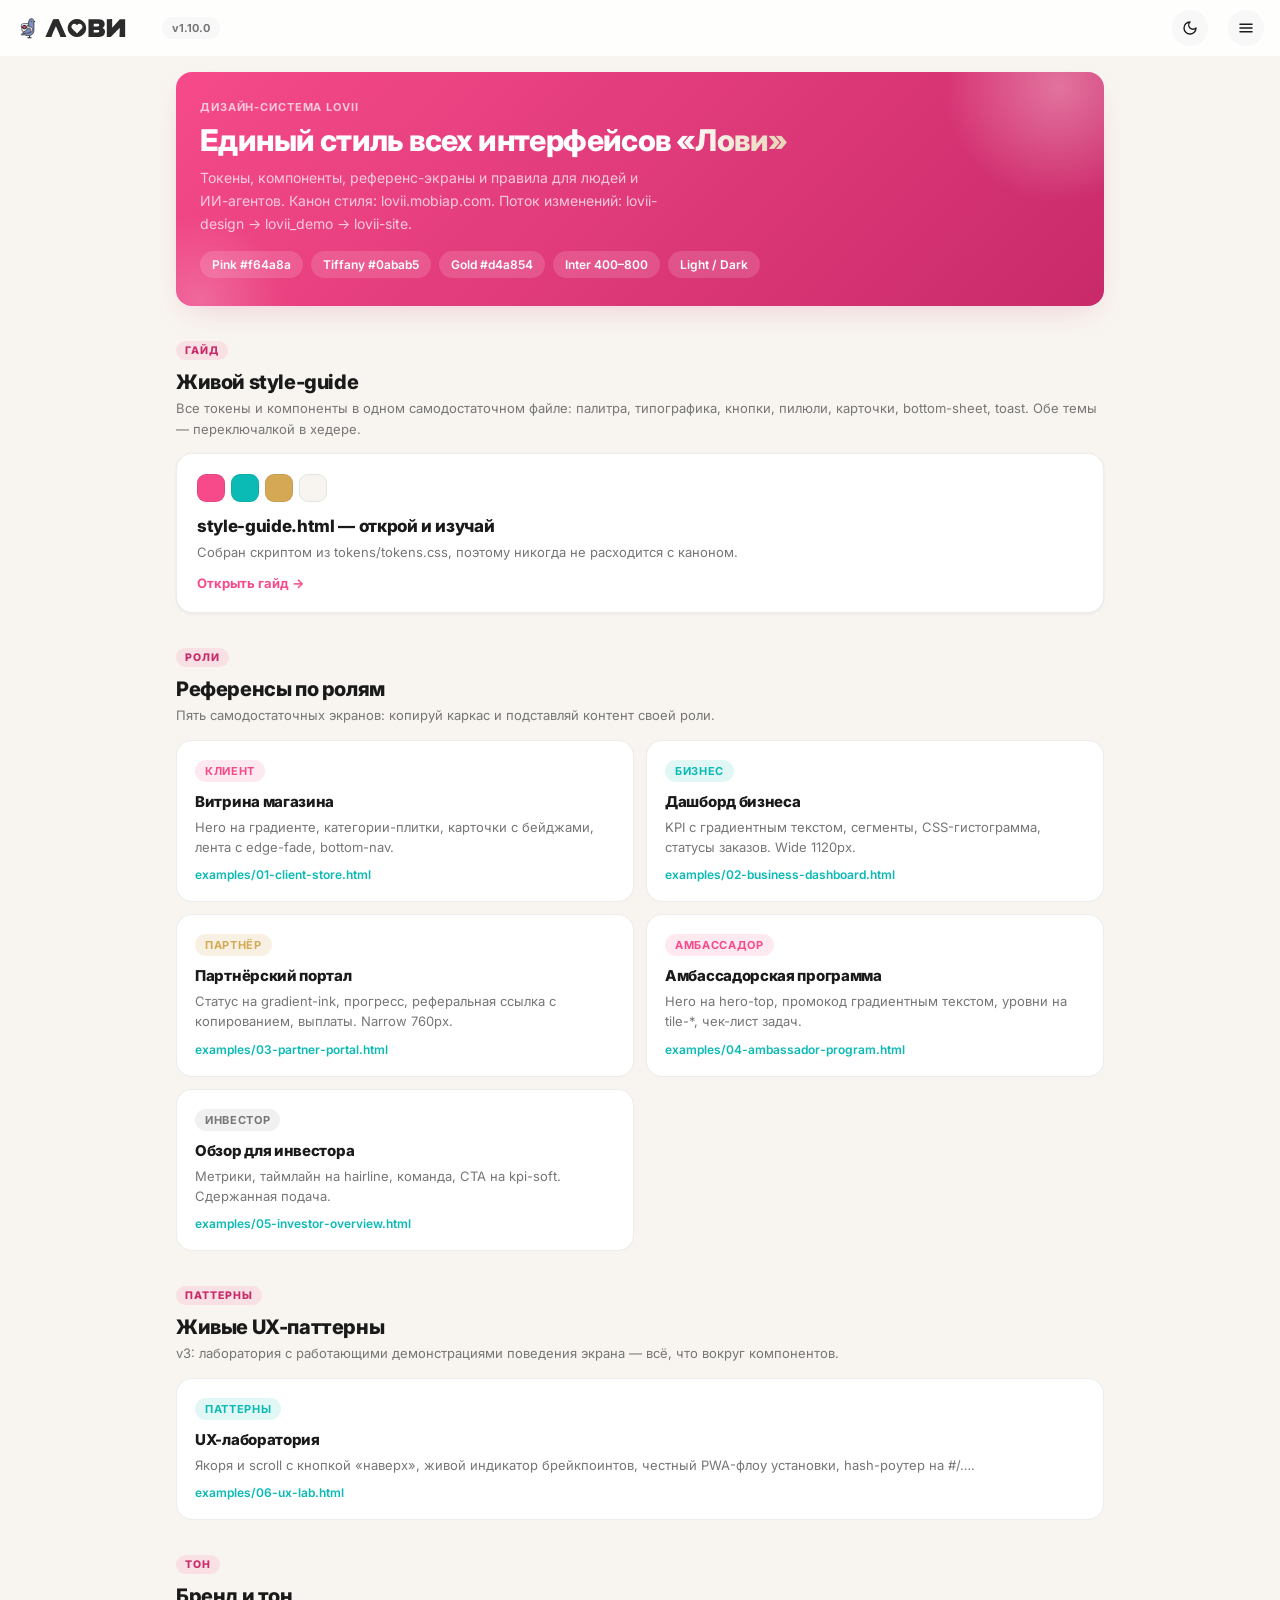
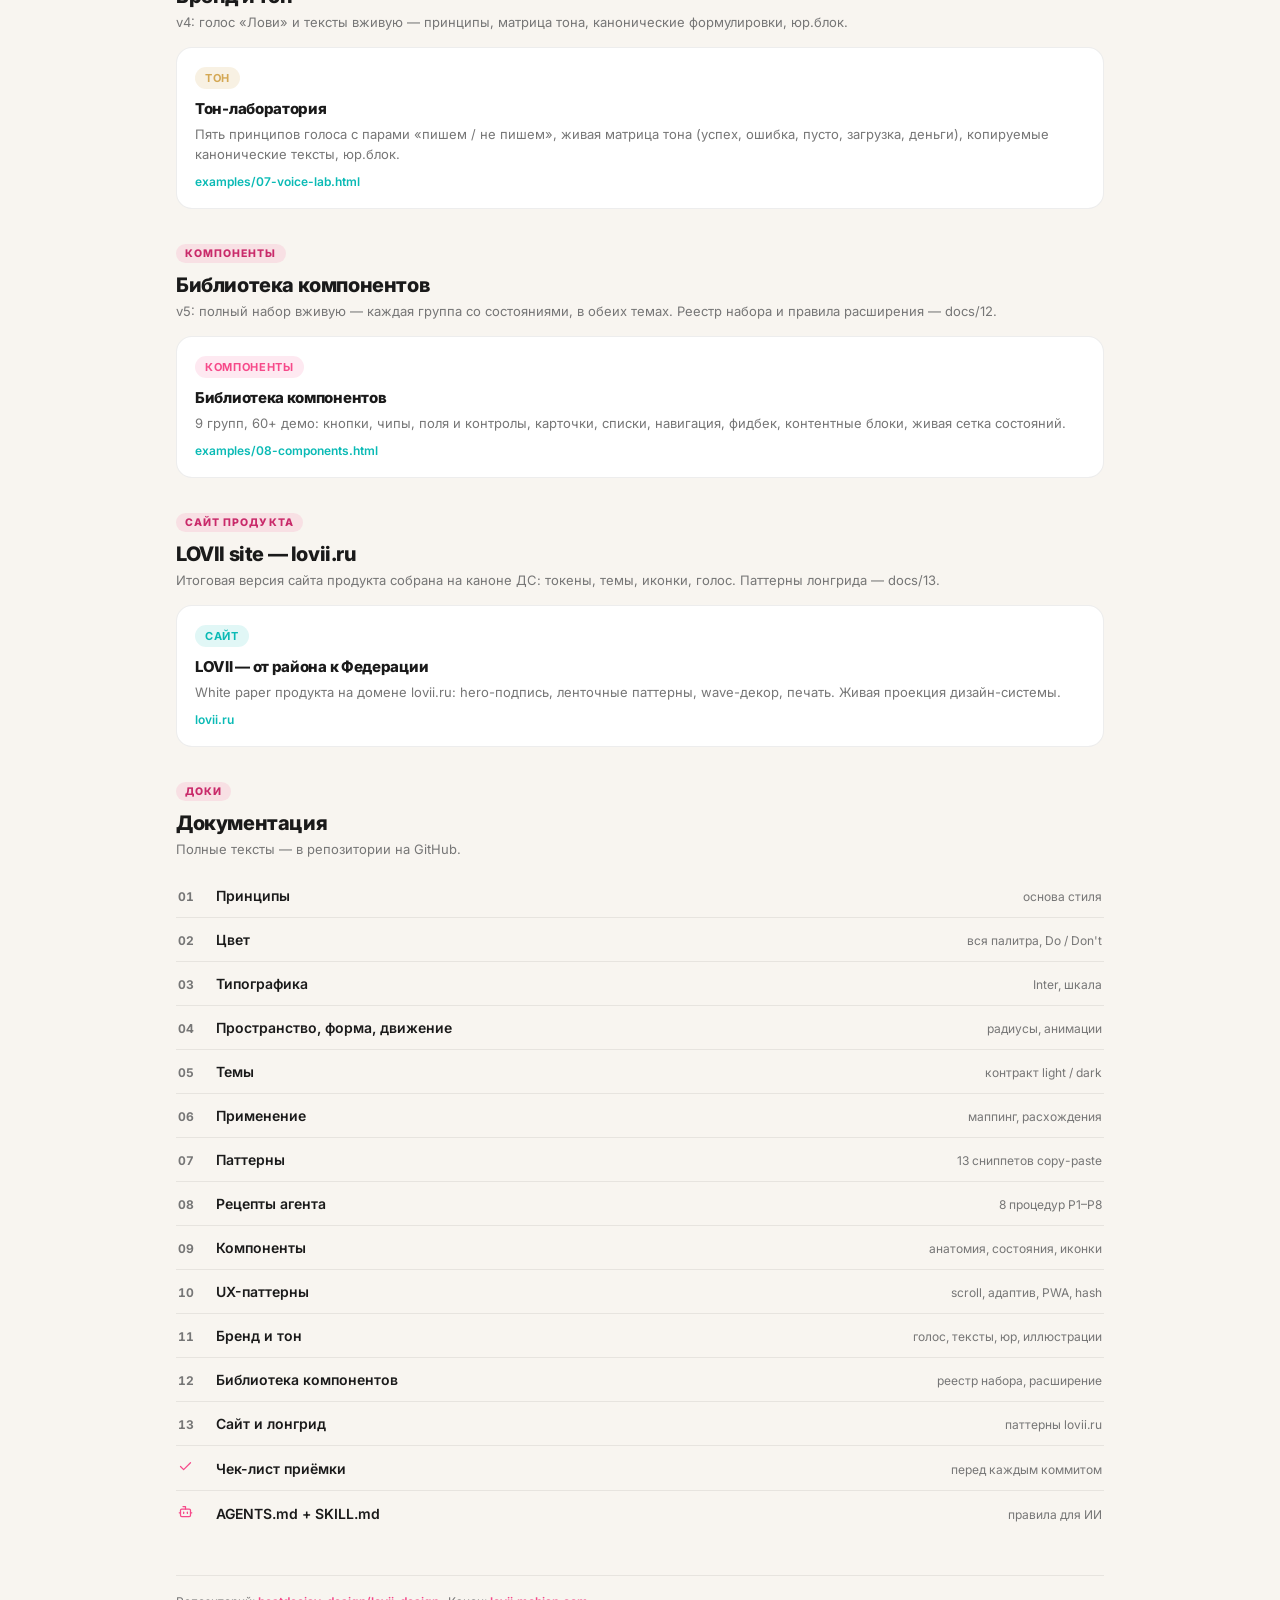
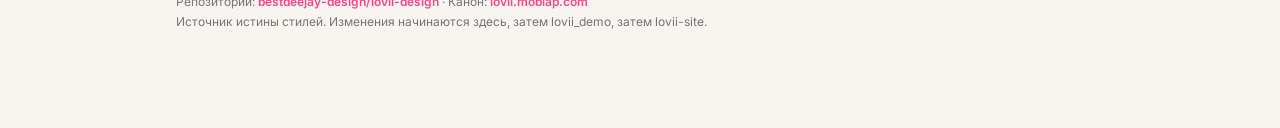
<file: index.html>
<!DOCTYPE html>
<html lang="ru" data-theme="light">
<head>
<meta charset="UTF-8">
<meta name="viewport" content="width=device-width, initial-scale=1, viewport-fit=cover">
<meta name="theme-color" id="metaTheme" content="#f64a8a">
<meta name="description" content="LOVII «Лови» — дизайн-система: токены, компоненты, UX-паттерны, тон бренда. Живой style-guide, референс-экраны и библиотека компонентов в двух темах.">
<link rel="icon" type="image/svg+xml" href="assets/favicon.svg">
<meta property="og:type" content="website">
<meta property="og:site_name" content="LOVII · Дизайн-система">
<meta property="og:title" content="LOVII — дизайн-система «Лови»">
<meta property="og:description" content="Токены, компоненты, UX-паттерны и тон бренда. Живой style-guide, 8 референс-экранов и библиотека компонентов.">
<meta property="og:image" content="https://bestdeejay-design.github.io/lovii-design/assets/og-cover.png">
<meta property="og:url" content="https://bestdeejay-design.github.io/lovii-design/">
<meta name="twitter:card" content="summary_large_image">
<title>LOVII · Дизайн-система</title>
<script>
/* Anti-FOUC: тема ставится ДО CSS. Копировать как есть. */
(function(){try{var t=localStorage.getItem('lovii_theme');
if(!t){t=matchMedia('(prefers-color-scheme: dark)').matches?'dark':'light';}
document.documentElement.setAttribute('data-theme',t);}catch(e){}})();
</script>
<link rel="preconnect" href="https://fonts.googleapis.com">
<link rel="preconnect" href="https://fonts.gstatic.com" crossorigin>
<link href="https://fonts.googleapis.com/css2?family=Inter:wght@400;500;600;700;800&display=swap" rel="stylesheet">
<link rel="stylesheet" href="tokens/tokens.css">
<style>
* { margin:0; padding:0; box-sizing:border-box; }
html { scroll-behavior:smooth; }
body { font-family:var(--lv-font); background:var(--lv-bg); color:var(--lv-ink); -webkit-font-smoothing:antialiased; }
a { color:inherit; text-decoration:none; }
.wrap { max-width:960px; margin:0 auto; padding:0 var(--lv-pad-x) 96px; }

/* Хедер: sticky glass 56px */
.app-header {
  position:sticky; top:0; z-index:40; height:var(--lv-header-h);
  display:flex; align-items:center; gap:12px; padding:0 var(--lv-pad-x);
  background:var(--lv-glass); backdrop-filter:blur(16px); -webkit-backdrop-filter:blur(16px);
}
img.logo-dark-img, img.logo-light-img { display:block; height:26px; width:auto; }
html[data-theme="light"] img.logo-dark-img { display:none; }
html[data-theme="dark"] img.logo-light-img { display:none; }
.ver-pill {
  margin-left:10px; font-size:11px; font-weight:700; color:var(--lv-dim);
  background:var(--lv-surface); border-radius:var(--lv-r-pill); padding:4px 10px; white-space:nowrap;
}
.theme-btn {
  margin-left:auto; width:36px; height:36px; border-radius:var(--lv-r-pill); flex:none;
  background:var(--lv-surface); display:flex; align-items:center; justify-content:center;
  font-size:16px; transition:transform .15s ease, background .2s ease;
}
.theme-btn:active { transform:scale(.95); }
.theme-btn svg { width:16px; height:16px; fill:none; stroke:currentColor; stroke-width:2; stroke-linecap:round; stroke-linejoin:round; }
.theme-btn .tb-sun { display:none; }
html[data-theme="dark"] .theme-btn .tb-sun { display:block; }
html[data-theme="dark"] .theme-btn .tb-moon { display:none; }

/* Hero на брендовом градиенте + фирменное свечение (v1.7.0) */
.hero {
  margin-top:16px; padding:28px 24px; border-radius:var(--lv-r-lg);
  background-image:var(--lv-gradient-brand); color:var(--lv-on-brand);
  box-shadow:var(--lv-shadow-lift); position:relative; overflow:hidden;
}
.hero::before, .hero::after {
  content:""; position:absolute; border-radius:var(--lv-r-pill); pointer-events:none;
}
.hero::before { width:230px; height:230px; right:-70px; top:-100px;
  background:radial-gradient(closest-side, rgba(255,255,255,.32), rgba(255,255,255,0));
  animation:lv-float 6s ease-in-out infinite; }
.hero::after { width:170px; height:170px; left:-60px; bottom:-80px;
  background:radial-gradient(closest-side, rgba(255,255,255,.2), rgba(255,255,255,0));
  animation:lv-float 7s ease-in-out 1s infinite reverse; }
.hero .kicker { font-size:11px; font-weight:700; letter-spacing:.08em; text-transform:uppercase; color:rgba(255,255,255,.7); }
.hero h1 { font-size:30px; font-weight:800; letter-spacing:-.02em; line-height:1.12; margin:10px 0 8px; }
.hero h1 .grad { background-image:linear-gradient(90deg, #ffffff, #e8d5b7); -webkit-background-clip:text; background-clip:text; color:transparent; }
.hero p { font-size:14px; color:rgba(255,255,255,.72); line-height:1.65; max-width:52ch; }
.hero .chips { display:flex; flex-wrap:wrap; gap:8px; margin-top:16px; }
.hero .chip {
  font-size:12px; font-weight:600; padding:6px 12px; border-radius:var(--lv-r-pill);
  background:rgba(255,255,255,.14); color:#fff;
}

/* Секции: кикер-пилюля — подписной приём бренда (v1.7.0) */
.section { margin-top:32px; }
.kicker-pill {
  display:inline-block; font-size:10.5px; font-weight:800; letter-spacing:.1em; text-transform:uppercase;
  color:var(--lv-pink-dark); background:var(--lv-soft-pink);
  border-radius:var(--lv-r-pill); padding:3px 9px; margin-bottom:10px;
}
html[data-theme="dark"] .kicker-pill { color:var(--lv-pink); } /* на тёмном pink-dark не читается */
.section-title { font-size:20px; font-weight:800; letter-spacing:-.02em; margin-bottom:4px; }
.section-sub { font-size:13px; color:var(--lv-dim); line-height:1.6; margin-bottom:14px; }

/* Каскадный вход (v1.7.0) */
.reveal { opacity:0; transform:translateY(14px); transition:opacity .5s ease, transform .55s cubic-bezier(.22,.61,.36,1); }
.reveal.in { opacity:1; transform:none; }
@media (prefers-reduced-motion:reduce){ .reveal { opacity:1; transform:none; transition:none; } }

/* Главная карта: живой гайд */
.guide-card {
  display:block; border-radius:var(--lv-r-lg); background:var(--lv-card);
  border:1px solid var(--lv-hairline); box-shadow:var(--lv-shadow-soft);
  padding:20px; transition:transform .2s ease, box-shadow .2s ease;
}
.guide-card:hover { transform:translateY(-2px); box-shadow:var(--lv-shadow-lift); }
.guide-card:active { transform:scale(.985); }
.guide-card .swatches { display:flex; gap:6px; margin-bottom:14px; }
.guide-card .sw { width:28px; height:28px; border-radius:9px; border:1px solid var(--lv-hairline); }
.guide-card h3 { font-size:17px; font-weight:800; letter-spacing:-.02em; }
.guide-card p { font-size:13px; color:var(--lv-dim); line-height:1.6; margin-top:6px; }
.guide-card .go { display:inline-flex; align-items:center; gap:6px; margin-top:12px; font-size:13px; font-weight:700; color:var(--lv-pink); }

/* Сетка ролевых карточек */
.role-grid { display:grid; grid-template-columns:1fr; gap:12px; }
@media (min-width:640px){ .role-grid { grid-template-columns:repeat(2, 1fr); } }
.role-card {
  display:block; border-radius:var(--lv-r-lg); background:var(--lv-card);
  border:1px solid var(--lv-hairline); padding:18px;
  transition:transform .2s ease, box-shadow .2s ease;
}
.role-card:hover { transform:translateY(-2px); box-shadow:var(--lv-shadow-lift); }
.role-card:active { transform:scale(.985); }
.role-card .badge {
  display:inline-block; font-size:11px; font-weight:700; letter-spacing:.06em; text-transform:uppercase;
  border-radius:var(--lv-r-pill); padding:4px 10px; margin-bottom:10px;
}
.role-card h3 { font-size:15px; font-weight:800; letter-spacing:-.02em; }
.role-card p { font-size:13px; color:var(--lv-dim); line-height:1.55; margin-top:6px; }
.role-card .file { display:inline-block; margin-top:10px; font-size:12px; font-weight:600; color:var(--lv-tiffany); }

/* Список документов */
.doc-list { display:flex; flex-direction:column; }
.doc-row {
  display:flex; align-items:baseline; gap:12px; padding:13px 2px;
  border-bottom:1px solid var(--lv-hairline);
}
.doc-row:last-child { border-bottom:none; }
.doc-num svg { width:15px; height:15px; display:block; fill:none; stroke:var(--lv-pink); stroke-width:2; stroke-linecap:round; stroke-linejoin:round; }
.doc-num { font-size:12px; font-weight:700; color:var(--lv-dim); font-variant-numeric:tabular-nums; flex:none; width:26px; }
.doc-row .t { font-size:14px; font-weight:600; }
.doc-row .d { font-size:12px; color:var(--lv-dim); margin-left:auto; text-align:right; }

.footer { margin-top:40px; padding-top:16px; border-top:1px solid var(--lv-hairline); font-size:12px; color:var(--lv-dim); line-height:1.7; }
.footer a { color:var(--lv-pink); font-weight:600; }

/* Toast */
.toast {
  position:fixed; left:50%; bottom:24px; transform:translate(-50%, 16px);
  background:var(--lv-ink); color:var(--lv-bg); font-size:13px; font-weight:600;
  padding:10px 18px; border-radius:var(--lv-r-pill); opacity:0; pointer-events:none;
  transition:opacity .25s ease, transform .25s ease; z-index:60;
}
.toast.show { opacity:1; transform:translate(-50%, 0); }
</style>
</head>
<body>

<header class="app-header">
  <img src="assets/lovii-logo-light.svg" class="logo-light-img" alt="LOVII">
  <img src="assets/lovii-logo-dark.svg" class="logo-dark-img" alt="LOVII">
  <span class="ver-pill">v1.10.0</span>
  <button class="theme-btn" id="themeBtn" aria-label="Переключить тему" title="Светлая/тёмная тема">
  <svg class="tb-moon" aria-hidden="true"><use href="assets/icons.svg#i-moon"/></svg>
  <svg class="tb-sun" aria-hidden="true"><use href="assets/icons.svg#i-sun"/></svg>
</button>
</header>

<div class="wrap">

  <section class="hero">
    <div class="kicker">Дизайн-система LOVII</div>
    <h1>Единый стиль всех интерфейсов <span class="grad">«Лови»</span></h1>
    <p>Токены, компоненты, референс-экраны и правила для людей и ИИ-агентов. Канон стиля: lovii.mobiap.com. Поток изменений: lovii-design → lovii_demo → lovii-site.</p>
    <div class="chips">
      <span class="chip">Pink #f64a8a</span>
      <span class="chip">Tiffany #0abab5</span>
      <span class="chip">Gold #d4a854</span>
      <span class="chip">Inter 400–800</span>
      <span class="chip">Light / Dark</span>
    </div>
  </section>

  <section class="section reveal">
    <span class="kicker-pill">Гайд</span>
    <h2 class="section-title">Живой style-guide</h2>
    <p class="section-sub">Все токены и компоненты в одном самодостаточном файле: палитра, типографика, кнопки, пилюли, карточки, bottom-sheet, toast. Обе темы — переключалкой в хедере.</p>
    <a class="guide-card" href="style-guide.html">
      <div class="swatches">
        <span class="sw" style="background:#f64a8a"></span>
        <span class="sw" style="background:#0abab5"></span>
        <span class="sw" style="background:#d4a854"></span>
        <span class="sw" style="background:var(--lv-bg)"></span>
      </div>
      <h3>style-guide.html — открой и изучай</h3>
      <p>Собран скриптом из tokens/tokens.css, поэтому никогда не расходится с каноном.</p>
      <span class="go">Открыть гайд →</span>
    </a>
  </section>

  <section class="section reveal">
    <span class="kicker-pill">Роли</span>
    <h2 class="section-title">Референсы по ролям</h2>
    <p class="section-sub">Пять самодостаточных экранов: копируй каркас и подставляй контент своей роли.</p>
    <div class="role-grid">
      <a class="role-card" href="examples/01-client-store.html">
        <span class="badge" style="background:var(--lv-soft-pink); color:var(--lv-pink);">Клиент</span>
        <h3>Витрина магазина</h3>
        <p>Hero на градиенте, категории-плитки, карточки с бейджами, лента с edge-fade, bottom-nav.</p>
        <span class="file">examples/01-client-store.html</span>
      </a>
      <a class="role-card" href="examples/02-business-dashboard.html">
        <span class="badge" style="background:var(--lv-soft-tiffany); color:var(--lv-tiffany);">Бизнес</span>
        <h3>Дашборд бизнеса</h3>
        <p>KPI с градиентным текстом, сегменты, CSS-гистограмма, статусы заказов. Wide 1120px.</p>
        <span class="file">examples/02-business-dashboard.html</span>
      </a>
      <a class="role-card" href="examples/03-partner-portal.html">
        <span class="badge" style="background:var(--lv-soft-gold); color:var(--lv-gold);">Партнёр</span>
        <h3>Партнёрский портал</h3>
        <p>Статус на gradient-ink, прогресс, реферальная ссылка с копированием, выплаты. Narrow 760px.</p>
        <span class="file">examples/03-partner-portal.html</span>
      </a>
      <a class="role-card" href="examples/04-ambassador-program.html">
        <span class="badge" style="background:var(--lv-soft-pink); color:var(--lv-pink);">Амбассадор</span>
        <h3>Амбассадорская программа</h3>
        <p>Hero на hero-top, промокод градиентным текстом, уровни на tile-*, чек-лист задач.</p>
        <span class="file">examples/04-ambassador-program.html</span>
      </a>
      <a class="role-card" href="examples/05-investor-overview.html">
        <span class="badge" style="background:var(--lv-grey-soft); color:var(--lv-dim);">Инвестор</span>
        <h3>Обзор для инвестора</h3>
        <p>Метрики, таймлайн на hairline, команда, CTA на kpi-soft. Сдержанная подача.</p>
        <span class="file">examples/05-investor-overview.html</span>
      </a>
    </div>
  </section>

  <section class="section reveal">
    <span class="kicker-pill">Паттерны</span>
    <h2 class="section-title">Живые UX-паттерны</h2>
    <p class="section-sub">v3: лаборатория с работающими демонстрациями поведения экрана — всё, что вокруг компонентов.</p>
    <a class="role-card" href="examples/06-ux-lab.html">
      <span class="badge" style="background:var(--lv-soft-tiffany); color:var(--lv-tiffany);">Паттерны</span>
      <h3>UX-лаборатория</h3>
      <p>Якоря и scroll с кнопкой «наверх», живой индикатор брейкпоинтов, честный PWA-флоу установки, hash-роутер на #/….</p>
      <span class="file">examples/06-ux-lab.html</span>
    </a>
  </section>

  <section class="section reveal">
    <span class="kicker-pill">Тон</span>
    <h2 class="section-title">Бренд и тон</h2>
    <p class="section-sub">v4: голос «Лови» и тексты вживую — принципы, матрица тона, канонические формулировки, юр.блок.</p>
    <a class="role-card" href="examples/07-voice-lab.html">
      <span class="badge" style="background:var(--lv-soft-gold); color:var(--lv-gold);">Тон</span>
      <h3>Тон-лаборатория</h3>
      <p>Пять принципов голоса с парами «пишем / не пишем», живая матрица тона (успех, ошибка, пусто, загрузка, деньги), копируемые канонические тексты, юр.блок.</p>
      <span class="file">examples/07-voice-lab.html</span>
    </a>
  </section>

  <section class="section reveal">
    <span class="kicker-pill">Компоненты</span>
    <h2 class="section-title">Библиотека компонентов</h2>
    <p class="section-sub">v5: полный набор вживую — каждая группа со состояниями, в обеих темах. Реестр набора и правила расширения — docs/12.</p>
    <a class="role-card" href="examples/08-components.html">
      <span class="badge" style="background:var(--lv-soft-pink); color:var(--lv-pink);">Компоненты</span>
      <h3>Библиотека компонентов</h3>
      <p>9 групп, 60+ демо: кнопки, чипы, поля и контролы, карточки, списки, навигация, фидбек, контентные блоки, живая сетка состояний.</p>
      <span class="file">examples/08-components.html</span>
    </a>
  </section>

  <section class="section reveal">
    <span class="kicker-pill">Сайт продукта</span>
    <h2 class="section-title">LOVII site — lovii.ru</h2>
    <p class="section-sub">Итоговая версия сайта продукта собрана на каноне ДС: токены, темы, иконки, голос. Паттерны лонгрида — docs/13.</p>
    <a class="role-card" href="https://lovii.ru" target="_blank" rel="noopener">
      <span class="badge" style="background:var(--lv-soft-tiffany); color:var(--lv-tiffany);">Сайт</span>
      <h3>LOVII — от района к Федерации</h3>
      <p>White paper продукта на домене lovii.ru: hero-подпись, ленточные паттерны, wave-декор, печать. Живая проекция дизайн-системы.</p>
      <span class="file">lovii.ru</span>
    </a>
  </section>

  <section class="section reveal">
    <span class="kicker-pill">Доки</span>
    <h2 class="section-title">Документация</h2>
    <p class="section-sub">Полные тексты — в репозитории на GitHub.</p>
    <div class="doc-list">
      <a class="doc-row" href="https://github.com/bestdeejay-design/lovii-design/blob/main/docs/01-principles.md" target="_blank" rel="noopener">
        <span class="doc-num">01</span><span class="t">Принципы</span><span class="d">основа стиля</span>
      </a>
      <a class="doc-row" href="https://github.com/bestdeejay-design/lovii-design/blob/main/docs/02-color.md" target="_blank" rel="noopener">
        <span class="doc-num">02</span><span class="t">Цвет</span><span class="d">вся палитра, Do / Don't</span>
      </a>
      <a class="doc-row" href="https://github.com/bestdeejay-design/lovii-design/blob/main/docs/03-typography.md" target="_blank" rel="noopener">
        <span class="doc-num">03</span><span class="t">Типографика</span><span class="d">Inter, шкала</span>
      </a>
      <a class="doc-row" href="https://github.com/bestdeejay-design/lovii-design/blob/main/docs/04-space-shape-motion.md" target="_blank" rel="noopener">
        <span class="doc-num">04</span><span class="t">Пространство, форма, движение</span><span class="d">радиусы, анимации</span>
      </a>
      <a class="doc-row" href="https://github.com/bestdeejay-design/lovii-design/blob/main/docs/05-theming.md" target="_blank" rel="noopener">
        <span class="doc-num">05</span><span class="t">Темы</span><span class="d">контракт light / dark</span>
      </a>
      <a class="doc-row" href="https://github.com/bestdeejay-design/lovii-design/blob/main/docs/06-application.md" target="_blank" rel="noopener">
        <span class="doc-num">06</span><span class="t">Применение</span><span class="d">маппинг, расхождения</span>
      </a>
      <a class="doc-row" href="https://github.com/bestdeejay-design/lovii-design/blob/main/docs/07-patterns.md" target="_blank" rel="noopener">
        <span class="doc-num">07</span><span class="t">Паттерны</span><span class="d">13 сниппетов copy-paste</span>
      </a>
      <a class="doc-row" href="https://github.com/bestdeejay-design/lovii-design/blob/main/docs/08-recipes.md" target="_blank" rel="noopener">
        <span class="doc-num">08</span><span class="t">Рецепты агента</span><span class="d">8 процедур Р1–Р8</span>
      </a>
      <a class="doc-row" href="https://github.com/bestdeejay-design/lovii-design/blob/main/docs/09-components.md" target="_blank" rel="noopener">
        <span class="doc-num">09</span><span class="t">Компоненты</span><span class="d">анатомия, состояния, иконки</span>
      </a>
      <a class="doc-row" href="https://github.com/bestdeejay-design/lovii-design/blob/main/docs/10-ux-patterns.md" target="_blank" rel="noopener">
        <span class="doc-num">10</span><span class="t">UX-паттерны</span><span class="d">scroll, адаптив, PWA, hash</span>
      </a>
      <a class="doc-row" href="https://github.com/bestdeejay-design/lovii-design/blob/main/docs/11-brand-voice.md" target="_blank" rel="noopener">
        <span class="doc-num">11</span><span class="t">Бренд и тон</span><span class="d">голос, тексты, юр, иллюстрации</span>
      </a>
      <a class="doc-row" href="https://github.com/bestdeejay-design/lovii-design/blob/main/docs/12-components.md" target="_blank" rel="noopener">
        <span class="doc-num">12</span><span class="t">Библиотека компонентов</span><span class="d">реестр набора, расширение</span>
      </a>
      <a class="doc-row" href="https://github.com/bestdeejay-design/lovii-design/blob/main/docs/13-site-longform.md" target="_blank" rel="noopener">
        <span class="doc-num">13</span><span class="t">Сайт и лонгрид</span><span class="d">паттерны lovii.ru</span>
      </a>
      <a class="doc-row" href="https://github.com/bestdeejay-design/lovii-design/blob/main/docs/checklist.md" target="_blank" rel="noopener">
        <span class="doc-num"><svg aria-hidden="true"><use href="assets/icons.svg#i-check"/></svg></span><span class="t">Чек-лист приёмки</span><span class="d">перед каждым коммитом</span>
      </a>
      <a class="doc-row" href="https://github.com/bestdeejay-design/lovii-design/blob/main/AGENTS.md" target="_blank" rel="noopener">
        <span class="doc-num"><svg aria-hidden="true"><use href="assets/icons.svg#i-bot"/></svg></span><span class="t">AGENTS.md + SKILL.md</span><span class="d">правила для ИИ</span>
      </a>
    </div>
  </section>

  <div class="footer">
    Репозиторий: <a href="https://github.com/bestdeejay-design/lovii-design" target="_blank" rel="noopener">bestdeejay-design/lovii-design</a> ·
    Канон: <a href="https://lovii.mobiap.com" target="_blank" rel="noopener">lovii.mobiap.com</a><br>
    Источник истины стилей. Изменения начинаются здесь, затем lovii_demo, затем lovii-site.
  </div>

</div>

<div class="toast" id="toast" role="status" aria-live="polite"></div>

<script>
/* Тема: канонический applyTheme (localStorage + meta theme-color) */
function applyTheme(t){
  document.documentElement.setAttribute('data-theme', t);
  try{ localStorage.setItem('lovii_theme', t); }catch(e){}
  var m = document.getElementById('metaTheme');
  if(m) m.content = t === 'dark' ? '#171219' : '#f64a8a';
  showToast(t === 'dark' ? 'Тёмная тема' : 'Светлая тема');
}
document.getElementById('themeBtn').addEventListener('click', function(){
  applyTheme(document.documentElement.getAttribute('data-theme') === 'dark' ? 'light' : 'dark');
});
var toastEl = document.getElementById('toast'), toastTimer;
function showToast(text){
  toastEl.innerHTML = '<svg viewBox="0 0 24 24" fill="none" stroke="currentColor" stroke-width="2.4" stroke-linecap="round" stroke-linejoin="round" aria-hidden="true" style="width:14px;height:14px;vertical-align:-2px;margin-right:6px"><path d="M5 13l4 4L19 7"/></svg>' + text;
  toastEl.classList.add('show');
  clearTimeout(toastTimer);
  toastTimer = setTimeout(function(){ toastEl.classList.remove('show'); }, 2400);
}

/* Каскадный вход секций (v1.7.0): reduce-motion гасится в CSS */
if ('IntersectionObserver' in window) {
  var io = new IntersectionObserver(function(es){
    es.forEach(function(e){ if(e.isIntersecting){ e.target.classList.add('in'); io.unobserve(e.target); } });
  }, { threshold:.08 });
  document.querySelectorAll('.reveal').forEach(function(el, i){
    el.style.transitionDelay = Math.min(i*70, 350) + 'ms';
    io.observe(el);
  });
} else {
  document.querySelectorAll('.reveal').forEach(function(el){ el.classList.add('in'); });
}
</script>

<script src="assets/nav.js" defer></script>
</body>
</html>
</file>
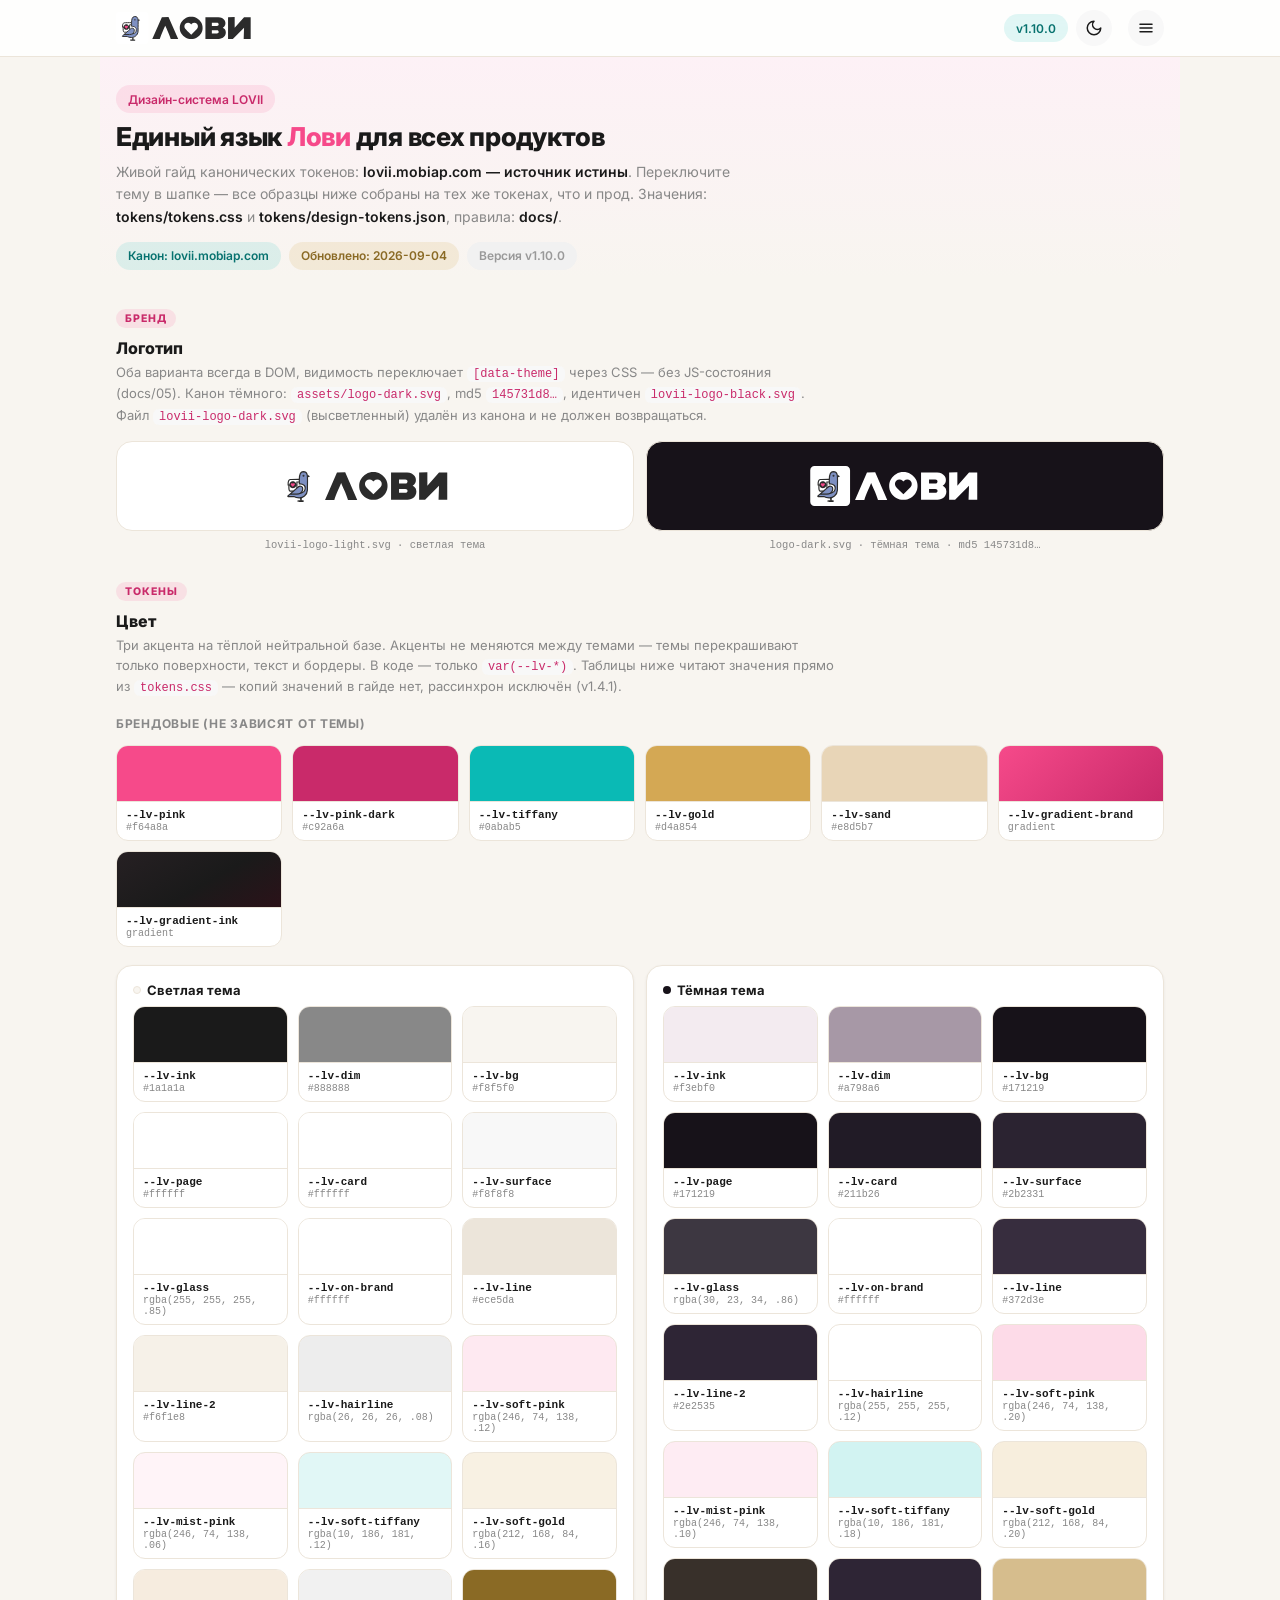
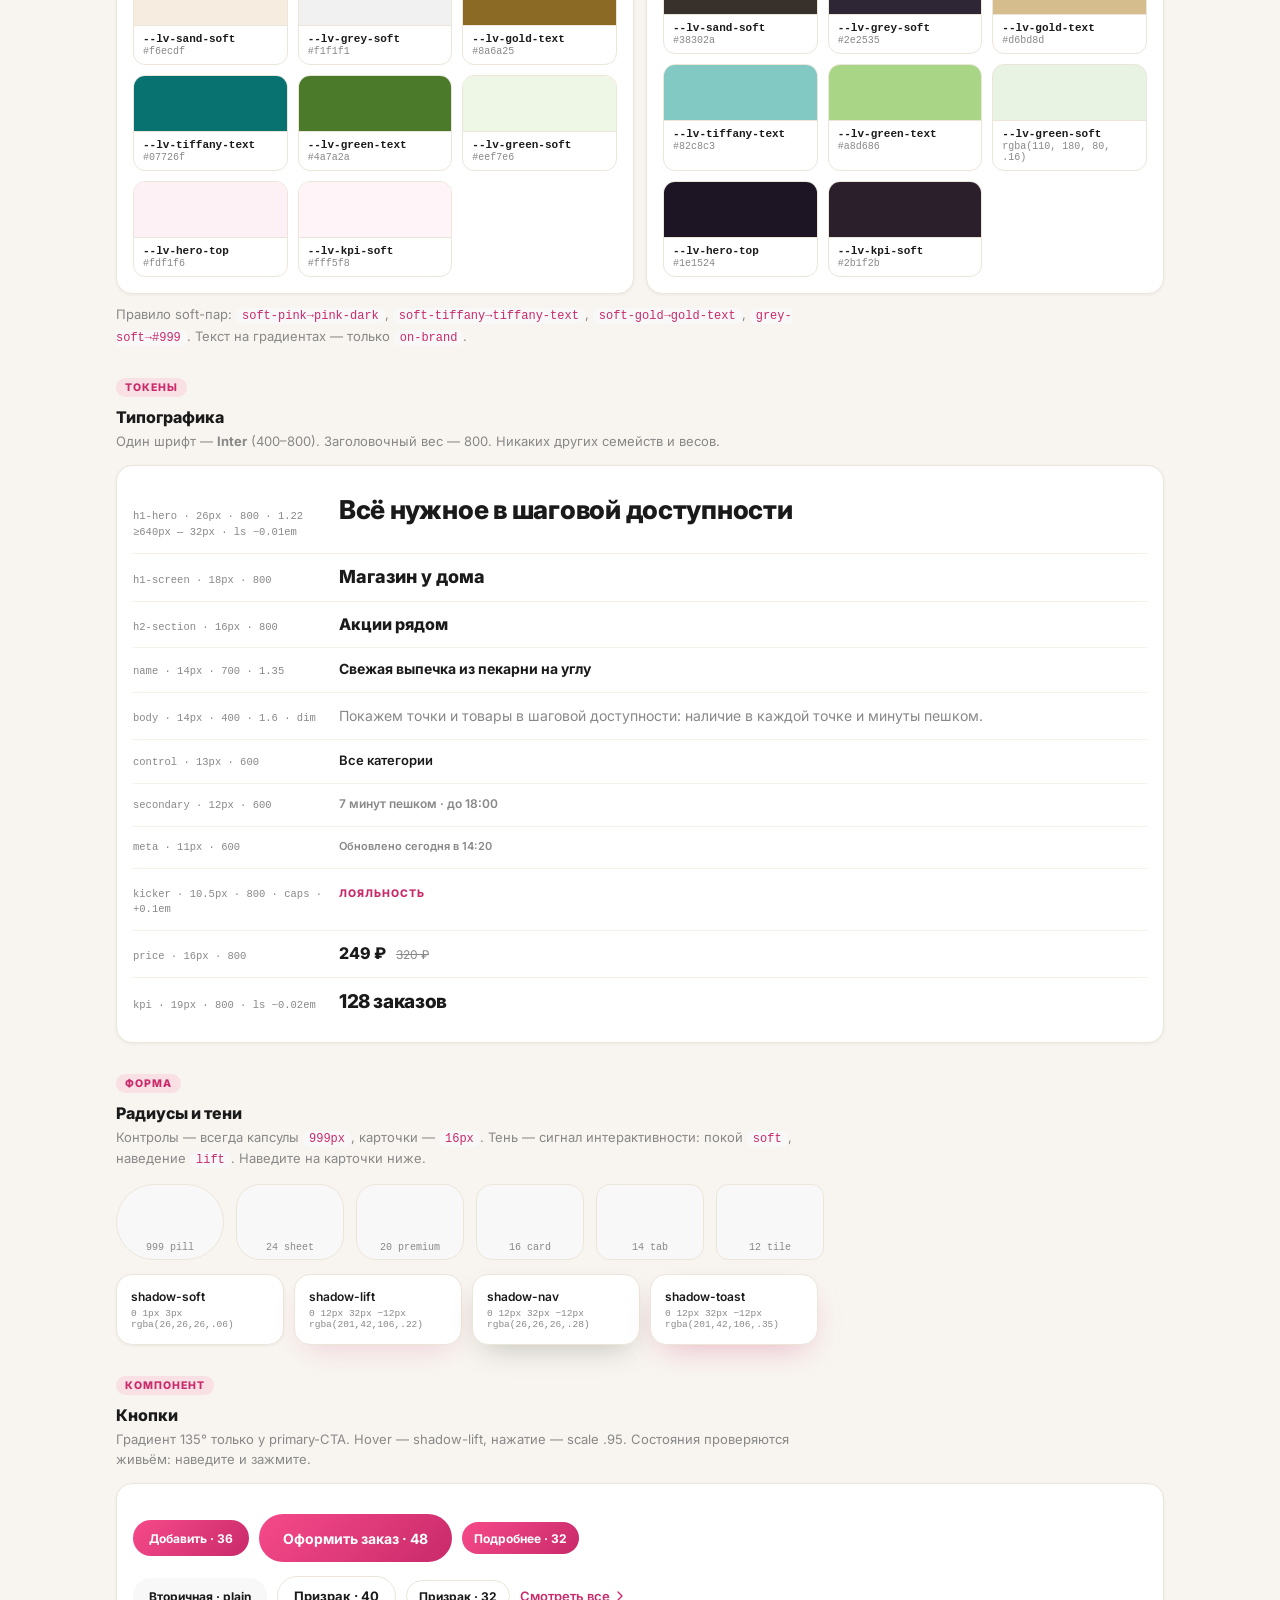
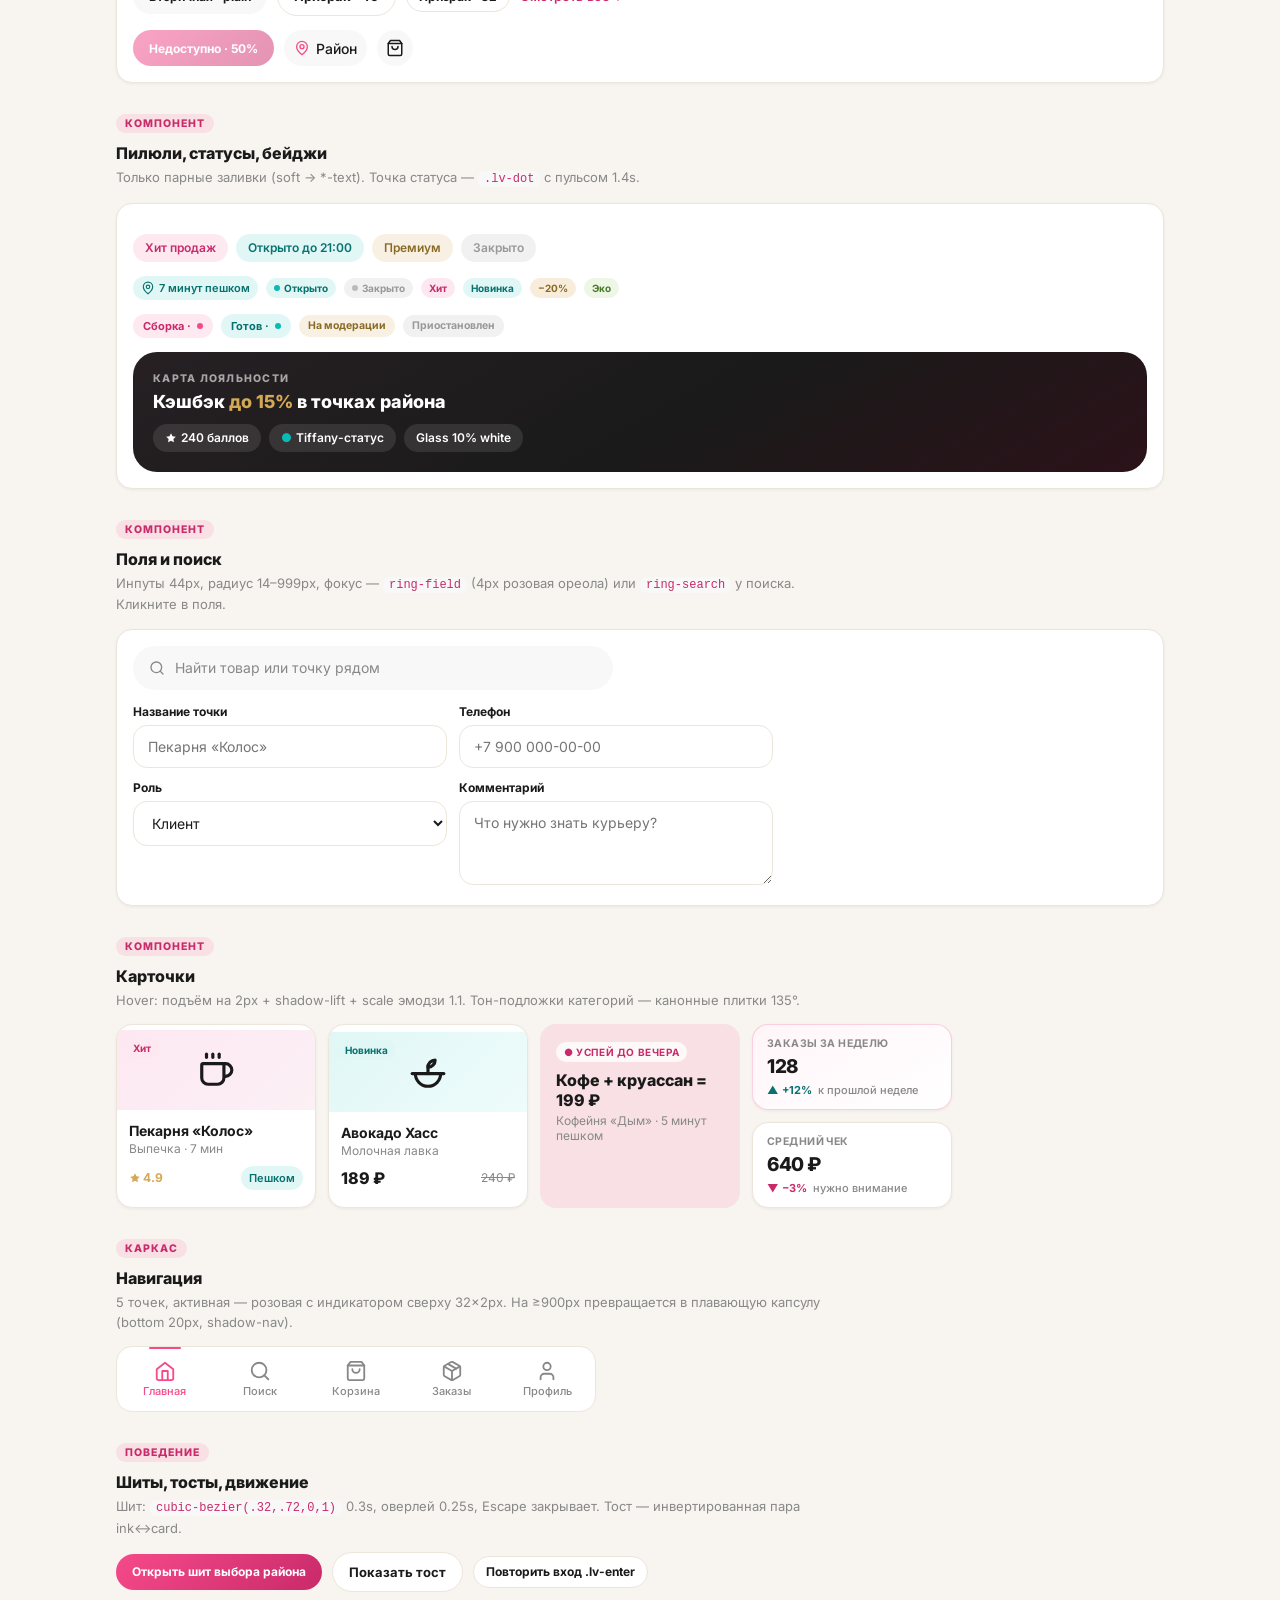
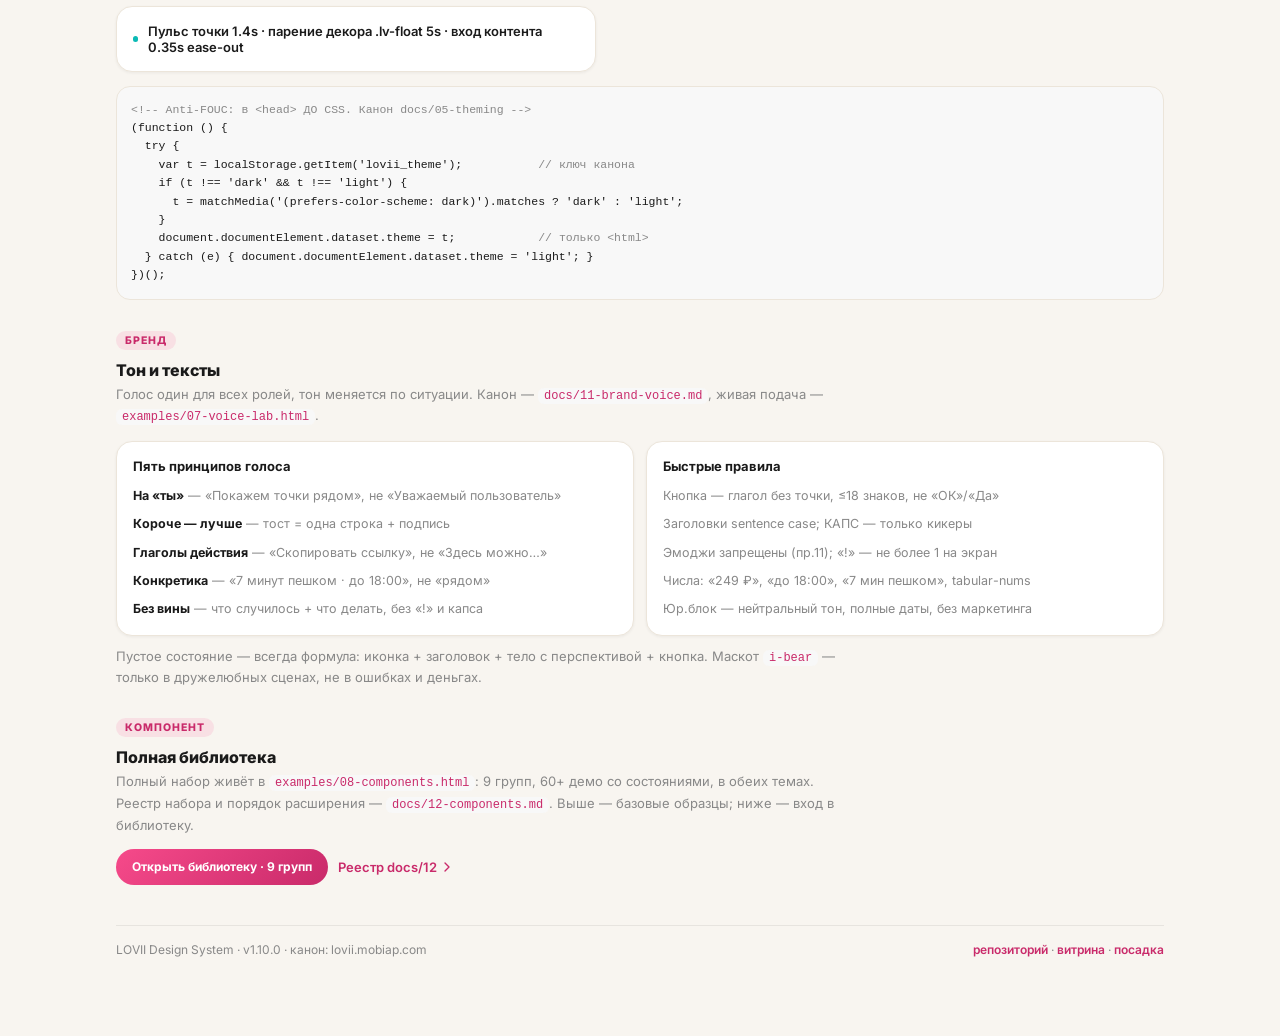
<file: style-guide.html>
<!DOCTYPE html>
<html lang="ru">
<head>
  <meta charset="UTF-8">
  <meta name="viewport" content="width=device-width, initial-scale=1, viewport-fit=cover">
  <title>LOVII — Дизайн-система · style guide</title>
  <!-- TOKEN-PIN: meta не принимает var(); якорь канона --lv-meta-light, страж tools/check-sync.py -->
  <meta name="theme-color" id="meta-theme" content="#f64a8a">
<link rel="icon" type="image/svg+xml" href="assets/favicon.svg">
  <script>
    /* Тема до отрисовки: явный выбор → системная. Канон docs/05-theming */
    (function () {
      try {
        var t = localStorage.getItem('lovii_theme');
        if (t !== 'dark' && t !== 'light') {
          t = window.matchMedia && matchMedia('(prefers-color-scheme: dark)').matches ? 'dark' : 'light';
        }
        document.documentElement.dataset.theme = t;
      } catch (e) { document.documentElement.dataset.theme = 'light'; }
    })();
  </script>
  <link rel="preconnect" href="https://fonts.googleapis.com">
  <link rel="preconnect" href="https://fonts.gstatic.com" crossorigin>
  <link href="https://fonts.googleapis.com/css2?family=Inter:wght@400;500;600;700;800&display=swap" rel="stylesheet">
  <style>
    /* ===================== Канонические токены (инлайн из tokens/tokens.css) ===================== */
/* ============================================================
   LOVII «Лови» — канонические дизайн-токены v1.10.0 (значения без изменений с 1.9.1)
   Источник истины: lovii.mobiap.com (репо lovii_demo, css/lovii.css)
   Репо дизайн-системы: bestdeejay-design/lovii-design

   Как подключать:
     <link rel="stylesheet" href="tokens/tokens.css">
   Как использовать: только var(--lv-*). Хардкод цветов/теней запрещён.

   Совместимость (маппинг легаси-имён):
     lovii_demo  css/lovii.css : --pink, --bg, --card, --soft-pink …
     lovii-site  globals.css   : --color-lovii-* (Tailwind), --lv-* (частично)
   ============================================================ */

/* ------------------------------------------------------------
   1. БРЕНДОВЫЕ ЦВЕТА — не зависят от темы
   ------------------------------------------------------------ */
:root {
  --lv-pink: #f64a8a;          /* primary-акцент: CTA, ссылки, фокус */
  --lv-pink-dark: #c92a6a;     /* hover CTA, конец градиента, текст на soft-pink */
  --lv-tiffany: #0abab5;       /* secondary-акцент: «рядом», «в наличии», успех */
  --lv-gold: #d4a854;          /* tertiary: премиум, рейтинг, лояльность */
  --lv-sand: #e8d5b7;          /* золотой акцент-бордер/текст на тёмном */

  /* Градиенты */
  --lv-gradient-brand: linear-gradient(135deg, #f64a8a 0%, #c92a6a 100%);
  --lv-gradient-ink: linear-gradient(150deg, #262023 0%, #1a1a1a 55%, #2b1219 100%);
  --lv-gradient-tiffany: linear-gradient(90deg, #0abab5, #078d89);
  --lv-gradient-gold: linear-gradient(90deg, #d4a854, #b98d3e);

  /* Подложки-плитки категорий (только светлая подача) */
  --lv-tile-pink: linear-gradient(135deg, #fde8f1, #fbf0f5);
  --lv-tile-tiffany: linear-gradient(135deg, #e0f7f6, #eefcfb);
  --lv-tile-gold: linear-gradient(135deg, #f7edda, #fbf5ea);
  --lv-tile-sand: linear-gradient(135deg, #f3e9dc, #faf4ec);
  --lv-tile-ink: linear-gradient(135deg, #f4f4f4, #fafafa);

  /* Плашки-бейджи на обложках (фиксированные светлые подложки) */
  --lv-badge-hit: #fde8f1;
  --lv-badge-new: #e0f7f6;
  --lv-badge-sale: #f7edda;

  /* Текст и чипы НА фиксированно-светлых подложках (tile-*) — не зависят от темы.
     Введено в v1.1.0: плитки остаются светлыми в тёмной теме, поэтому их текст
     нельзя брать из темовых --lv-ink/--lv-dim. */
  --lv-on-tile: #1a1a1a;
  --lv-on-tile-dim: #8a7a84;
  --lv-tile-chip: rgba(26, 26, 26, .07);

  /* Типографика */
  --lv-font: 'Inter', -apple-system, BlinkMacSystemFont, 'Segoe UI', Roboto, sans-serif;

  /* Механика тем */
  --lv-theme-key: 'lovii_theme';      /* localStorage ключ */
  --lv-meta-light: #f64a8a;           /* meta theme-color для светлой */
  --lv-meta-dark: #171219;            /* meta theme-color для тёмной */

  /* Радиусы (канон docs/04): пилюли-капсулы, карточки, шиты.
     v1.7.0: токенизированы — раньше дрейфовали как литералы */
  --lv-r-sm: 12px;                    /* плитки, мелкие контролы */
  --lv-r-md: 14px;                    /* поля ввода */
  --lv-r-lg: 16px;                    /* карточки, панели, тосты */
  --lv-r-xl: 24px;                    /* bottom-sheet, премиум-обложки */
  --lv-r-pill: 999px;                 /* все капсулы/пилюли */

  /* Каркас */
  --lv-header-h: 56px;                /* шапка приложения-витрины */
  --lv-subheader-h: 48px;             /* подшапка «назад» */
  --lv-nav-h: 64px;                   /* нижняя навигация (десктоп-капсула 60px) */
  --lv-container: 480px;              /* мобильная капсула приложения */
  --lv-container-wide: 1120px;        /* общий поток ≥640px */
  --lv-container-narrow: 760px;       /* линейные экраны ≥640px */
  --lv-pad-x: 16px;                   /* боковой отступ экрана */
}

/* ------------------------------------------------------------
   2. СВЕТЛАЯ ТЕМА (по умолчанию; [data-theme="light"])
   ------------------------------------------------------------ */
:root,
[data-theme="light"] {
  color-scheme: light;

  /* Текст */
  --lv-ink: #1a1a1a;                  /* основной текст */
  --lv-dim: #888888;                  /* вторичный текст */

  /* Поверхности */
  --lv-bg: #f8f5f0;                   /* фон вокруг капсулы приложения (v1.3: тёплый бежевый вместо розоватого #f7f2f4) */
  --lv-page: #ffffff;                 /* фон страницы (посадка) */
  --lv-card: #ffffff;                 /* карточки */
  --lv-surface: #f8f8f8;              /* заливка контролов: пилюли, инпуты, сегменты */
  --lv-glass: rgba(255, 255, 255, .85);  /* стеклянный хедер/навигация */
  --lv-on-brand: #ffffff;             /* текст НА брендовом градиенте */

  /* Бордеры и разделители */
  --lv-line: #ece5da;                 /* бордер карточек (v1.3: бежевый нейтральный вместо розоватого) */
  --lv-line-2: #f6f1e8;               /* разделитель строк внутри карточки (v1.3) */
  --lv-hairline: rgba(26, 26, 26, .08);   /* тонкая линия (юр.блок) */

  /* Soft-заливки акцентов (плашки статусов, тоновые карточки) */
  --lv-soft-pink: rgba(246, 74, 138, .12);
  --lv-mist-pink: rgba(246, 74, 138, .06);
  --lv-soft-tiffany: rgba(10, 186, 181, .12);
  --lv-soft-gold: rgba(212, 168, 84, .16);
  --lv-sand-soft: #f6ecdf;
  --lv-grey-soft: #f1f1f1;

  /* Читаемые тексты на soft-заливках (пары: soft → text) */
  --lv-gold-text: #8a6a25;
  --lv-tiffany-text: #07726f;
  --lv-green-text: #4a7a2a;
  --lv-green-soft: #eef7e6;

  /* Спец-поверхности */
  --lv-hero-top: #fdf1f6;             /* верх hero-градиента */
  --lv-kpi-soft: #fff5f8;             /* фон акцентного KPI */
  --lv-ch-ink-a: #3a3a3a;             /* чернильная пара A (чаты/декор) */
  --lv-ch-ink-b: #1a1a1a;             /* чернильная пара B */
  --lv-toast-d: rgba(255, 255, 255, .7);  /* подпись на тосте */

  /* Тени */
  --lv-shadow-soft: 0 1px 3px rgba(26, 26, 26, .06);
  --lv-shadow-lift: 0 12px 32px -12px rgba(201, 42, 106, .22);
  --lv-shadow-nav: 0 12px 32px -12px rgba(26, 26, 26, .28);
  --lv-shadow-stuck: 0 12px 16px -16px rgba(26, 26, 26, .28);
  --lv-shadow-toast: 0 12px 32px -12px rgba(201, 42, 106, .35);
  --lv-shadow-float: 0 2px 8px rgba(26, 26, 26, .1);
  --lv-shadow-app: 0 0 60px rgba(26, 26, 26, .08);
  --lv-ring-search: 0 0 0 2px rgba(246, 74, 138, .4);
  --lv-ring-field: 0 0 0 4px rgba(246, 74, 138, .1);

  /* Скроллбар */
  --lv-scroll-thumb: rgba(26, 26, 26, .15);
}

/* ------------------------------------------------------------
   3. ТЁМНАЯ ТЕМА — [data-theme="dark"] на <html>
   Тёмно-сливовые поверхности, тёплый светлый текст.
   Брендовые pink/tiffany/gold НЕ меняются.
   ------------------------------------------------------------ */
[data-theme="dark"] {
  color-scheme: dark;

  --lv-ink: #f3ebf0;
  --lv-dim: #a798a6;

  --lv-bg: #171219;
  --lv-page: #171219;
  --lv-card: #211b26;
  --lv-surface: #2b2331;
  --lv-glass: rgba(30, 23, 34, .86);
  --lv-on-brand: #ffffff;

  --lv-line: #372d3e;
  --lv-line-2: #2e2535;
  --lv-hairline: rgba(255, 255, 255, .12);

  /* v1.2: альфы подняты (решение по docs/06 #1–#2) — на тёмном .12 читались слабо */
  --lv-soft-pink: rgba(246, 74, 138, .20);
  --lv-mist-pink: rgba(246, 74, 138, .10);
  --lv-soft-tiffany: rgba(10, 186, 181, .18);
  --lv-soft-gold: rgba(212, 168, 84, .20);
  --lv-sand-soft: #38302a;
  --lv-grey-soft: #2e2535;

  /* v1.9 «Тихая тёмная тема» (docs/05): тексты-пары приглушены —
     неоновые #e2c88c/#6fd9d4 на тёмном кричали; пыльные варианты
     контраст не потеряли (≥ 8:1 на #171219/#211b26) */
  --lv-gold-text: #d6bd8d;
  --lv-tiffany-text: #82c8c3;
  --lv-green-text: #a8d686;
  --lv-green-soft: rgba(110, 180, 80, .16);

  --lv-hero-top: #1e1524;
  --lv-kpi-soft: #2b1f2b;
  --lv-ch-ink-a: #c9b6c4;
  --lv-ch-ink-b: #9c8496;
  --lv-toast-d: rgba(26, 26, 26, .55);

  /* v1.2: тени глубже (решение по docs/06 #3) — «сливовая» тень на тёмном не видна */
  --lv-shadow-soft: 0 1px 3px rgba(0, 0, 0, .45);
  --lv-shadow-lift: 0 12px 32px -12px rgba(0, 0, 0, .55);
  --lv-shadow-nav: 0 12px 32px -12px rgba(0, 0, 0, .55);
  --lv-shadow-stuck: 0 12px 16px -16px rgba(26, 26, 26, .28);
  --lv-shadow-toast: 0 12px 32px -12px rgba(201, 42, 106, .35);
  --lv-shadow-float: 0 2px 8px rgba(26, 26, 26, .1);
  --lv-shadow-app: 0 0 60px rgba(26, 26, 26, .08);
  --lv-ring-search: 0 0 0 2px rgba(246, 74, 138, .4);
  --lv-ring-field: 0 0 0 4px rgba(246, 74, 138, .1);

  --lv-scroll-thumb: rgba(255, 255, 255, .18);
}

/* ------------------------------------------------------------
   4. БАЗОВЫЕ СТИЛИ (опционально — можно не подключать)
   ------------------------------------------------------------ */
body {
  font-family: var(--lv-font);
  background: var(--lv-bg);
  color: var(--lv-ink);
  -webkit-font-smoothing: antialiased;
  text-rendering: optimizeLegibility;
}

button { font-family: inherit; border: 0; background: none; padding: 0; cursor: pointer; color: inherit; font-size: inherit; }
input, textarea, select { font-family: inherit; }

/* Фокус с клавиатуры — всегда розовый брендовый */
:focus-visible { outline: 2px solid var(--lv-pink); outline-offset: 2px; border-radius: 8px; }

/* Выделение текста — тоже бренд (v1.7.0): системное синее выбивалось из палитры */
::selection { background: var(--lv-pink); color: #ffffff; }

/* Уважение к reduce motion — обязательное a11y-правило */
@media (prefers-reduced-motion: reduce) {
  *, *::before, *::after {
    animation-duration: .01ms !important;
    animation-iteration-count: 1 !important;
    transition-duration: .01ms !important;
  }
}

/* ------------------------------------------------------------
   5. ДВИЖЕНИЕ (ключевые кадры канона)
   ------------------------------------------------------------ */
@keyframes lv-enter { from { opacity: 0; transform: translateY(10px); } to { opacity: 1; transform: translateY(0); } }
@keyframes lv-float { 0%, 100% { transform: translateY(0); } 50% { transform: translateY(-8px); } }
@keyframes lv-pulse-dot { 0%, 100% { opacity: 1; transform: scale(1); } 50% { opacity: .45; transform: scale(.8); } }

.lv-enter { animation: lv-enter .35s ease-out both; }
.lv-float { animation: lv-float 5s ease-in-out infinite; }
.lv-dot { width: 6px; height: 6px; border-radius: 999px; display: inline-block; animation: lv-pulse-dot 1.4s ease-in-out infinite; }

/* Ленты-карусели: карточки растворяются у краёв */
.lv-edge-fade {
  -webkit-mask-image: linear-gradient(90deg, transparent 0, #000 16px, #000 calc(100% - 16px), transparent 100%);
  mask-image: linear-gradient(90deg, transparent 0, #000 16px, #000 calc(100% - 16px), transparent 100%);
}


    /* ===================== Стили самого гайда ===================== */
    * { box-sizing: border-box; }
    html, body { margin: 0; padding: 0; }
    body { font-family: var(--lv-font); background: var(--lv-bg); color: var(--lv-ink); -webkit-font-smoothing: antialiased; }

    .gs-header { position: sticky; top: 0; z-index: 40; background: var(--lv-glass); backdrop-filter: blur(14px); -webkit-backdrop-filter: blur(14px); border-bottom: 1px solid var(--lv-line); }
    .gs-header-in { display: flex; align-items: center; justify-content: space-between; height: 56px; padding: 0 16px; max-width: 1080px; margin: 0 auto; }
    .gs-header img.gs-logo { height: 32px; width: auto; display: block; }
    .gs-header img.logo-dark-img { display: none; }
    [data-theme="dark"] .gs-header img.logo-dark-img { display: block; }
    [data-theme="dark"] .gs-header img.logo-light-img { display: none; }
    .gs-head-right { display: flex; align-items: center; gap: 8px; }

    .icon-btn { position: relative; display: flex; align-items: center; justify-content: center; width: 36px; height: 36px; border-radius:var(--lv-r-pill); background: var(--lv-surface); transition: background .2s; }
    .icon-btn:hover { background: var(--lv-soft-pink); }
    .icon-btn svg { width: 18px; height: 18px; }
    .icon-btn .theme-ico-sun { display: none; }
    [data-theme="dark"] .icon-btn .theme-ico-sun { display: block; }
    [data-theme="dark"] .icon-btn .theme-ico-moon { display: none; }

    .gs-wrap { max-width: 1080px; margin: 0 auto; padding: 0 16px 96px; }
    .gs-hero { padding: 28px 0 8px; background: linear-gradient(180deg, var(--lv-hero-top) 0%, var(--lv-bg) 100%); margin: 0 -16px; padding-left: 16px; padding-right: 16px; }
    .gs-hero h1 { margin: 8px 0 0; font-size: 26px; line-height: 1.22; font-weight: 800; letter-spacing: -.01em; }
    .gs-hero h1 .accent { color: var(--lv-pink); }
    .gs-hero .lead { margin: 8px 0 0; font-size: 14px; line-height: 1.6; color: var(--lv-dim); max-width: 640px; }
    .gs-hero .lead b { color: var(--lv-ink); font-weight: 600; }
    .gs-hero-meta { display: flex; gap: 8px; flex-wrap: wrap; margin-top: 14px; }

    .stat-pill { display: inline-flex; align-items: center; gap: 6px; height: 28px; padding: 0 12px; border-radius:var(--lv-r-pill); font-size: 12px; font-weight: 600; }
    .stat-pill.pink { background: var(--lv-soft-pink); color: var(--lv-pink-dark); }
    .stat-pill.tiffany { background: var(--lv-soft-tiffany); color: var(--lv-tiffany-text); }
    .stat-pill.gold { background: var(--lv-soft-gold); color: var(--lv-gold-text); }
    .stat-pill.grey { background: var(--lv-grey-soft); color: #999; }

    .gs-section { padding-top: 28px; }
    .gs-kicker { font-size: 10.5px; font-weight: 800; letter-spacing: .1em; text-transform: uppercase; color: var(--lv-pink-dark); background: var(--lv-soft-pink); border-radius:var(--lv-r-pill); padding: 3px 9px; display: inline-block; }
    [data-theme="dark"] .gs-kicker { color: var(--lv-pink); } /* на тёмном pink-dark не читается (v1.7.0) */
    .gs-section h2 { margin: 10px 0 0; font-size: 16px; font-weight: 800; }
    .gs-section .gs-sub { margin: 4px 0 0; font-size: 13px; color: var(--lv-dim); line-height: 1.55; max-width: 720px; }
    .gs-section .gs-sub code { font-family: ui-monospace, SFMono-Regular, Menlo, monospace; font-size: 12px; background: var(--lv-surface); border-radius: 6px; padding: 1px 6px; color: var(--lv-pink-dark); }

    /* Тон и тексты (v1.5.0) */
    .voice-list { display: grid; gap: 9px; margin-top: 12px; font-size: 12.5px; line-height: 1.55; color: var(--lv-dim); }
    .voice-list b { color: var(--lv-ink); font-weight: 700; }

    .gs-card { background: var(--lv-card); border: 1px solid var(--lv-line); border-radius:var(--lv-r-lg); box-shadow: var(--lv-shadow-soft); }
    .gs-panel { padding: 16px; }

    /* Свотчи палитры */
    .sw-grid { display: grid; grid-template-columns: repeat(auto-fill, minmax(148px, 1fr)); gap: 10px; margin-top: 14px; }
    .sw { border-radius:var(--lv-r-sm); overflow: hidden; border: 1px solid var(--lv-line); background: var(--lv-card); }
    .sw .chip { height: 56px; border-bottom: 1px solid var(--lv-line); }
    .sw .info { padding: 7px 9px; }
    .sw .nm { font-family: ui-monospace, SFMono-Regular, Menlo, monospace; font-size: 11px; font-weight: 700; color: var(--lv-ink); white-space: nowrap; overflow: hidden; text-overflow: ellipsis; }
    .sw .hx { font-family: ui-monospace, SFMono-Regular, Menlo, monospace; font-size: 10px; color: var(--lv-dim); margin-top: 1px; }
    .sw-title { margin: 18px 0 0; font-size: 12px; font-weight: 700; text-transform: uppercase; letter-spacing: .06em; color: var(--lv-dim); }

    .duo { display: grid; grid-template-columns: 1fr 1fr; gap: 12px; margin-top: 14px; }
    @media (max-width: 720px) { .duo { grid-template-columns: 1fr; } }
    .duo h3 { margin: 0 0 8px; font-size: 13px; font-weight: 700; display: flex; align-items: center; gap: 6px; }
    .duo .dot { width: 8px; height: 8px; border-radius:var(--lv-r-pill); }

    /* Типографика */
    .type-row { display: flex; align-items: baseline; gap: 16px; padding: 12px 0; border-top: 1px solid var(--lv-line-2); }
    .type-row:first-child { border-top: 0; }
    .type-meta { flex-shrink: 0; width: 190px; font-family: ui-monospace, SFMono-Regular, Menlo, monospace; font-size: 10.5px; color: var(--lv-dim); line-height: 1.5; }
    .type-demo { min-width: 0; }
    @media (max-width: 640px) { .type-row { flex-direction: column; gap: 4px; } .type-meta { width: auto; } }

    /* Радиусы и тени */
    .shape-row { display: flex; gap: 12px; flex-wrap: wrap; margin-top: 14px; }
    .shape { width: 108px; height: 76px; background: var(--lv-surface); border: 1.5px solid var(--lv-line); display: flex; align-items: flex-end; justify-content: center; padding-bottom: 6px; font-family: ui-monospace, SFMono-Regular, Menlo, monospace; font-size: 10px; color: var(--lv-dim); }
    .shadow-card { width: 168px; padding: 14px; font-size: 12px; font-weight: 600; border-radius:var(--lv-r-lg); background: var(--lv-card); border: 1px solid var(--lv-line); }
    .shadow-card .mono { display: block; margin-top: 4px; font-family: ui-monospace, SFMono-Regular, Menlo, monospace; font-size: 9.5px; color: var(--lv-dim); font-weight: 400; }

    /* Кнопки */
    .btn-row { display: flex; gap: 10px; flex-wrap: wrap; margin-top: 14px; align-items: center; }
    .cta-btn { height: 36px; padding: 0 16px; border-radius:var(--lv-r-pill); color: var(--lv-on-brand); font-size: 12px; font-weight: 700; transition: all .2s; display: inline-flex; align-items: center; justify-content: center; gap: 6px; background-image: var(--lv-gradient-brand); }
    .cta-btn:hover { box-shadow: var(--lv-shadow-lift); }
    .cta-btn:active { transform: scale(.95); }
    .cta-btn.big { height: 48px; font-size: 14px; padding: 0 24px; }
    .cta-btn.sm { height: 32px; padding: 0 12px; font-size: 12px; }
    .cta-btn.plain { background-image: none; background: var(--lv-surface); color: var(--lv-ink); }
    .cta-btn.disabled { opacity: .5; pointer-events: none; }
    .ghost-btn { display: inline-flex; align-items: center; justify-content: center; gap: 6px; height: 40px; padding: 0 16px; border-radius:var(--lv-r-pill); border: 1.5px solid var(--lv-line); background: var(--lv-card); font-size: 13px; font-weight: 700; color: var(--lv-ink); transition: all .2s; }
    .ghost-btn:hover { border-color: var(--lv-pink); color: var(--lv-pink-dark); }
    .ghost-btn.sm { height: 32px; padding: 0 12px; font-size: 12px; }
    .link-btn { display: inline-flex; align-items: center; gap: 2px; font-size: 13px; font-weight: 600; color: var(--lv-pink-dark); transition: gap .2s; }
    .link-btn:hover { gap: 6px; }
    .pill-btn { display: flex; align-items: center; gap: 6px; height: 36px; padding: 0 10px; border-radius:var(--lv-r-pill); background: var(--lv-surface); font-size: 14px; font-weight: 500; transition: background .2s; }
    .pill-btn:hover { background: var(--lv-soft-pink); }
    .pill-btn svg { width: 16px; height: 16px; color: var(--lv-pink); flex-shrink: 0; }

    /* Пилюли и статусы */
    .pill-row { display: flex; gap: 8px; flex-wrap: wrap; align-items: center; margin-top: 14px; }
    .walk-pill { display: inline-flex; align-items: center; gap: 4px; height: 24px; padding: 0 8px; border-radius:var(--lv-r-pill); background: var(--lv-soft-tiffany); color: var(--lv-tiffany-text); font-size: 11px; font-weight: 600; }
    .open-pill { display: inline-flex; align-items: center; gap: 4px; height: 20px; padding: 0 8px; border-radius:var(--lv-r-pill); font-size: 10px; font-weight: 700; }
    .open-pill .dot { width: 6px; height: 6px; border-radius:var(--lv-r-pill); }
    .open-pill.on { background: var(--lv-badge-new); color: var(--lv-tiffany-text); }
    .open-pill.on .dot { background: var(--lv-tiffany); }
    .open-pill.off { background: var(--lv-grey-soft); color: #999; }
    .open-pill.off .dot { background: #bbb; }
    .badge-pill { display: inline-flex; align-items: center; height: 20px; padding: 0 8px; border-radius:var(--lv-r-pill); font-size: 10px; font-weight: 700; }
    .badge-hit { background: var(--lv-badge-hit); color: var(--lv-pink-dark); }
    .badge-new { background: var(--lv-badge-new); color: var(--lv-tiffany-text); }
    .badge-sale { background: var(--lv-badge-sale); color: var(--lv-gold-text); }
    .badge-eco { background: var(--lv-green-soft); color: var(--lv-green-text); }
    .status-pill { display: inline-flex; align-items: center; gap: 6px; height: 24px; padding: 0 10px; border-radius:var(--lv-r-pill); font-size: 11px; font-weight: 700; }
    .st-chip { display: inline-flex; align-items: center; gap: 5px; height: 22px; padding: 0 9px; border-radius:var(--lv-r-pill); font-size: 10.5px; font-weight: 700; }
    .glass-demo { margin-top: 14px; border-radius:var(--lv-r-xl); padding: 20px; color: var(--lv-on-brand); background-image: var(--lv-gradient-ink); position: relative; overflow: hidden; }
    .glass-demo .kicker { font-size: 10.5px; font-weight: 800; letter-spacing: .12em; text-transform: uppercase; color: rgba(255,255,255,.6); }
    .glass-demo .big { margin-top: 6px; font-size: 18px; font-weight: 800; }
    .glass-demo .big .g { color: var(--lv-gold); }
    .glass-chip { display: inline-flex; align-items: center; gap: 4px; height: 28px; padding: 0 12px; border-radius:var(--lv-r-pill); background: rgba(255,255,255,.1); font-size: 12px; font-weight: 600; color: var(--lv-on-brand); }
    .glass-chip .g { color: var(--lv-gold); }
    .glass-chip .t { color: var(--lv-tiffany); }

    /* Формы */
    .form-grid { display: grid; grid-template-columns: 1fr 1fr; gap: 12px; margin-top: 14px; }
    @media (max-width: 720px) { .form-grid { grid-template-columns: 1fr; } }
    .f-field { display: block; }
    .f-field .lb { display: block; margin-bottom: 6px; font-size: 12px; font-weight: 700; color: var(--lv-ink); }
    .f-field input, .f-field textarea, .f-field select { width: 100%; border: 1.5px solid var(--lv-line); border-radius:var(--lv-r-md); padding: 12px 14px; font: inherit; font-size: 14px; background: var(--lv-card); color: var(--lv-ink); outline: none; transition: border-color .2s, box-shadow .2s; }
    .f-field input:focus, .f-field textarea:focus, .f-field select:focus { border-color: var(--lv-pink); box-shadow: var(--lv-ring-field); }
    .f-field textarea { min-height: 84px; resize: vertical; }
    .search-bar { display: flex; align-items: center; gap: 8px; height: 44px; padding: 0 16px; border-radius:var(--lv-r-pill); background: var(--lv-surface); transition: all .2s; }
    .search-bar:focus-within { background: var(--lv-card); box-shadow: var(--lv-ring-search); }
    .search-bar svg { width: 16px; height: 16px; color: var(--lv-dim); flex-shrink: 0; }
    .search-bar input { flex: 1; border: 0; outline: none; background: none; font-size: 14px; color: var(--lv-ink); min-width: 0; }
    .search-bar input::placeholder { color: var(--lv-dim); }

    /* Карточки-образцы */
    .cards-grid { display: grid; grid-template-columns: repeat(auto-fill, minmax(200px, 1fr)); gap: 12px; margin-top: 14px; }
    .btn-card { display: block; width: 100%; text-align: left; background: var(--lv-card); border: 1px solid var(--lv-line); border-radius:var(--lv-r-lg); box-shadow: var(--lv-shadow-soft); overflow: hidden; transition: transform .2s, box-shadow .2s; padding: 0; cursor: pointer; color: var(--lv-ink); }
    .btn-card:hover { transform: translateY(-2px); box-shadow: var(--lv-shadow-lift); }
    .cover { height: 80px; display: flex; align-items: center; justify-content: center; position: relative; }
    .cover .ico { width: 38px; height: 38px; fill: none; stroke: currentColor; stroke-width: 2; stroke-linecap: round; stroke-linejoin: round; transition: transform .2s; }
    .btn-card:hover .ico { transform: scale(1.1); }
    .star-ico { display: inline-block; width: 12px; height: 12px; fill: var(--lv-gold); vertical-align: -1px; }
    .cover.tile-pink { background: var(--lv-tile-pink); }
    .cover.tile-tiffany { background: var(--lv-tile-tiffany); }
    .cover.tile-gold { background: var(--lv-tile-gold); }
    .card-body { padding: 12px; }
    .card-name { font-size: 14px; font-weight: 700; }
    .card-sub { font-size: 12px; color: var(--lv-dim); margin-top: 2px; }
    .card-foot { display: flex; align-items: center; justify-content: space-between; margin-top: 10px; }
    .rating { display: flex; align-items: center; gap: 2px; font-size: 12px; font-weight: 700; color: var(--lv-gold); }
    .promo-card { border-radius:var(--lv-r-lg); padding: 16px; transition: transform .2s, box-shadow .2s; }
    .promo-card:hover { transform: translateY(-2px); box-shadow: var(--lv-shadow-lift); }
    .promo-card.tone-pink { background: var(--lv-soft-pink); }
    .promo-mini { display: inline-flex; align-items: center; gap: 6px; height: 20px; padding: 0 8px; border-radius:var(--lv-r-pill); background: rgba(255,255,255,.8); font-size: 10px; font-weight: 700; text-transform: uppercase; letter-spacing: .06em; color: var(--lv-pink-dark); }
    .promo-title { margin-top: 8px; font-size: 16px; font-weight: 800; line-height: 1.3; }
    .promo-desc { font-size: 12px; color: var(--lv-dim); margin-top: 2px; }
    .kpi { border-radius:var(--lv-r-lg); padding: 12px 14px; min-width: 0; background: var(--lv-card); border: 1px solid var(--lv-line); box-shadow: var(--lv-shadow-soft); }
    .kpi.accent { background-image: linear-gradient(150deg, var(--lv-kpi-soft), var(--lv-card)); border-color: rgba(246, 74, 138, .25); }
    .kpi .l { font-size: 10.5px; font-weight: 700; color: var(--lv-dim); text-transform: uppercase; letter-spacing: .04em; }
    .kpi .v { margin-top: 5px; font-size: 19px; font-weight: 800; letter-spacing: -.02em; }
    .kpi .d { margin-top: 5px; display: flex; align-items: center; gap: 6px; font-size: 11px; font-weight: 700; }
    .delta-up { color: var(--lv-tiffany-text); }
    .delta-down { color: var(--lv-pink-dark); }

    /* Навигация */
    .nav-demo { margin-top: 14px; border: 1px solid var(--lv-line); border-radius:var(--lv-r-lg); background: var(--lv-card); overflow: hidden; max-width: 480px; }
    .app-nav-in { display: grid; grid-template-columns: repeat(5, 1fr); height: 64px; }
    .nav-btn { position: relative; display: flex; flex-direction: column; align-items: center; justify-content: center; gap: 2px; font-size: 11px; font-weight: 500; color: var(--lv-dim); transition: color .2s; }
    .nav-btn.active { color: var(--lv-pink); }
    .nav-btn .top-ind { position: absolute; top: 0; width: 32px; height: 2px; border-radius:var(--lv-r-pill); background: var(--lv-pink); display: none; }
    .nav-btn.active .top-ind { display: block; }
    .nav-ico { display: flex; }
    .nav-ico svg { width: 22px; height: 22px; }

    /* Шит и тост */
    .sheet-overlay { position: fixed; inset: 0; z-index: 50; background: rgba(26, 26, 26, .4); opacity: 0; pointer-events: none; transition: opacity .25s; }
    .sheet-overlay.open { opacity: 1; pointer-events: auto; }
    .sheet { position: fixed; left: 0; right: 0; bottom: 0; z-index: 51; background: var(--lv-card); border-radius:var(--lv-r-xl) var(--lv-r-xl) 0 0; max-height: 72dvh; display: flex; flex-direction: column; transform: translateY(100%); visibility: hidden; transition: transform .3s cubic-bezier(.32, .72, 0, 1), visibility .3s; max-width: 480px; margin: 0 auto; }
    .sheet.open { transform: translateY(0); visibility: visible; }
    .sheet-head { padding: 20px 16px 8px; }
    .sheet-head h3 { margin: 0; font-size: 18px; font-weight: 800; }
    .sheet-head p { margin: 4px 0 0; font-size: 14px; color: var(--lv-dim); }
    .sheet-body { padding: 0 16px 24px; overflow-y: auto; display: grid; gap: 8px; }
    .district-row { display: flex; align-items: center; justify-content: space-between; height: 56px; padding: 0 16px; border-radius:var(--lv-r-lg); border: 1px solid var(--lv-line); transition: all .2s; text-align: left; width: 100%; color: var(--lv-ink); }
    .district-row:hover { border-color: var(--lv-pink); }
    .district-row.active { border-color: var(--lv-pink); background: var(--lv-soft-pink); }
    .district-row .nm { display: block; font-size: 14px; font-weight: 600; }
    .district-row .mt { display: block; font-size: 12px; color: var(--lv-dim); }

    .toast-wrap { position: fixed; left: 0; right: 0; bottom: 84px; z-index: 60; display: flex; flex-direction: column; align-items: center; gap: 8px; pointer-events: none; padding: 0 16px; }
    .toast { max-width: 100%; background: var(--lv-ink); color: var(--lv-card); border-radius:var(--lv-r-lg); padding: 10px 16px; font-size: 13px; font-weight: 600; box-shadow: var(--lv-shadow-toast); animation: lv-toast-in .25s ease-out; }
    .toast .d { font-size: 11px; color: var(--lv-toast-d); font-weight: 400; margin-top: 2px; }
    @keyframes lv-toast-in { from { opacity: 0; transform: translateY(8px); } to { opacity: 1; transform: none; } }
    .toast.hide { opacity: 0; transform: translateY(8px); transition: all .25s; }

    /* Код */
    .code { margin-top: 14px; background: var(--lv-surface); border: 1px solid var(--lv-line); border-radius:var(--lv-r-md); padding: 14px; font-family: ui-monospace, SFMono-Regular, Menlo, monospace; font-size: 11.5px; line-height: 1.6; color: var(--lv-ink); overflow-x: auto; white-space: pre; }
    .code .c { color: var(--lv-dim); }

    /* Лого-дуэт */
    .logo-duo { display: grid; grid-template-columns: 1fr 1fr; gap: 12px; margin-top: 14px; }
    @media (max-width: 720px) { .logo-duo { grid-template-columns: 1fr; } }
    .logo-tile { border-radius:var(--lv-r-lg); border: 1px solid var(--lv-line); display: flex; align-items: center; justify-content: center; padding: 24px; }
    .logo-tile.light { background: #ffffff; } /* TOKEN-PIN: пин светлой подложки демо логотипа (= --lv-page), от темы не зависит */
    .logo-tile.dark { background: #171219; } /* TOKEN-PIN: пин тёмной подложки демо логотипа (= dark --lv-bg) */
    .logo-tile img { height: 40px; width: auto; }
    .logo-tile .tag { position: absolute; }
    .logo-cap { text-align: center; margin-top: 8px; font-family: ui-monospace, SFMono-Regular, Menlo, monospace; font-size: 10.5px; color: var(--lv-dim); }

    .gs-footer { margin-top: 40px; padding-top: 16px; border-top: 1px solid var(--lv-hairline); font-size: 12px; color: var(--lv-dim); display: flex; gap: 8px; flex-wrap: wrap; justify-content: space-between; }
    .gs-footer a { color: var(--lv-pink-dark); font-weight: 600; text-decoration: none; }
    .gs-footer a:hover { text-decoration: underline; }

    .lv-dot-demo { display: inline-flex; align-items: center; gap: 8px; }
  </style>
</head>
<body>
  <svg xmlns="http://www.w3.org/2000/svg" style="display:none" aria-hidden="true">
<!-- LOVII DS · иконочный спрайт v4 (1.9.1): 44 символа. Стиль: 24px, stroke 2, round caps/joins, currentColor.
     Использование: <svg class="ico"><use href="assets/icons.svg#i-heart"/></svg>
     Голубь Ло — маскот бренда (fill-знак, НЕ stroke-система): <svg class="ico-lo"><use href="assets/icons.svg#i-lo"/></svg>
     Заливные (star) помечены fill внутри символа. Эмоджи в UI запрещены — см. docs/09-components.md §Иконки. -->
<symbol id="i-search" viewBox="0 0 24 24"><circle cx="11" cy="11" r="8"/><path d="m21 21-4.3-4.3"/></symbol>
<symbol id="i-chevron-right" viewBox="0 0 24 24"><path d="m9 18 6-6-6-6"/></symbol>
<symbol id="i-arrow-left" viewBox="0 0 24 24"><path d="m12 19-7-7 7-7"/><path d="M19 12H5"/></symbol>
<symbol id="i-plus" viewBox="0 0 24 24"><path d="M5 12h14"/><path d="M12 5v14"/></symbol>
<symbol id="i-minus" viewBox="0 0 24 24"><path d="M5 12h14"/></symbol>
<symbol id="i-bell" viewBox="0 0 24 24"><path d="M6 8a6 6 0 0 1 12 0c0 7 3 9 3 9H3s3-2 3-9"/><path d="M10.3 21a1.94 1.94 0 0 0 3.4 0"/></symbol>
<symbol id="i-dots" viewBox="0 0 24 24"><circle cx="12" cy="12" r="1"/><circle cx="19" cy="12" r="1"/><circle cx="5" cy="12" r="1"/></symbol>
<symbol id="i-home" viewBox="0 0 24 24"><path d="m3 10 9-7 9 7v10a2 2 0 0 1-2 2H5a2 2 0 0 1-2-2Z"/><path d="M9 22V12h6v10"/></symbol>
<symbol id="i-user" viewBox="0 0 24 24"><path d="M19 21v-2a4 4 0 0 0-4-4H9a4 4 0 0 0-4 4v2"/><circle cx="12" cy="7" r="4"/></symbol>
<symbol id="i-bag" viewBox="0 0 24 24"><path d="M6 2 3 6v14a2 2 0 0 0 2 2h14a2 2 0 0 0 2-2V6l-3-4Z"/><path d="M3 6h18"/><path d="M16 10a4 4 0 0 1-8 0"/></symbol>
<symbol id="i-edit" viewBox="0 0 24 24"><path d="M17 3a2.85 2.83 0 1 1 4 4L7.5 20.5 2 22l1.5-5.5Z"/></symbol>
<symbol id="i-trash" viewBox="0 0 24 24"><path d="M3 6h18"/><path d="M19 6v14a2 2 0 0 1-2 2H7a2 2 0 0 1-2-2V6"/><path d="M8 6V4a2 2 0 0 1 2-2h4a2 2 0 0 1 2 2v2"/></symbol>
<symbol id="i-map-pin" viewBox="0 0 24 24"><path d="M20 10c0 6-8 12-8 12s-8-6-8-12a8 8 0 0 1 16 0Z"/><circle cx="12" cy="10" r="3"/></symbol>
<symbol id="i-filter" viewBox="0 0 24 24"><path d="M22 3H2l8 9.46V19l4 2v-8.54L22 3Z"/></symbol>
<symbol id="i-phone" viewBox="0 0 24 24"><path d="M22 16.92v3a2 2 0 0 1-2.18 2 19.79 19.79 0 0 1-8.63-3.07 19.5 19.5 0 0 1-6-6 19.79 19.79 0 0 1-3.07-8.67A2 2 0 0 1 4.11 2h3a2 2 0 0 1 2 1.72 12.84 12.84 0 0 0 .7 2.81 2 2 0 0 1-.45 2.11L8.09 9.91a16 16 0 0 0 6 6l1.27-1.27a2 2 0 0 1 2.11-.45 12.84 12.84 0 0 0 2.81.7A2 2 0 0 1 22 16.92Z"/></symbol>
<symbol id="i-calendar" viewBox="0 0 24 24"><rect x="3" y="4" width="18" height="18" rx="2"/><path d="M16 2v4"/><path d="M8 2v4"/><path d="M3 10h18"/></symbol>
<symbol id="i-info" viewBox="0 0 24 24"><circle cx="12" cy="12" r="10"/><path d="M12 16v-4"/><path d="M12 8h.01"/></symbol>
<symbol id="i-moon" viewBox="0 0 24 24"><path d="M12 3a6 6 0 0 0 9 9 9 9 0 1 1-9-9Z"/></symbol>
<symbol id="i-sun" viewBox="0 0 24 24"><circle cx="12" cy="12" r="4"/><path d="M12 2v2"/><path d="M12 20v2"/><path d="m4.93 4.93 1.41 1.41"/><path d="m17.66 17.66 1.41 1.41"/><path d="M2 12h2"/><path d="M20 12h2"/><path d="m6.34 17.66-1.41 1.41"/><path d="m19.07 4.93-1.41 1.41"/></symbol>
<symbol id="i-heart" viewBox="0 0 24 24"><path d="M19 14c1.49-1.46 3-3.21 3-5.5A5.5 5.5 0 0 0 16.5 3c-1.76 0-3 .5-4.5 2-1.5-1.5-2.74-2-4.5-2A5.5 5.5 0 0 0 2 8.5c0 2.3 1.5 4.05 3 5.5l7 7Z"/></symbol>
<symbol id="i-gift" viewBox="0 0 24 24"><rect x="3" y="8" width="18" height="4" rx="1"/><path d="M12 8v13"/><path d="M19 12v7a2 2 0 0 1-2 2H7a2 2 0 0 1-2-2v-7"/><path d="M7.5 8a2.5 2.5 0 0 1 0-5A4.8 8 0 0 1 12 8a4.8 8 0 0 1 4.5-5 2.5 2.5 0 0 1 0 5"/></symbol>
<symbol id="i-gem" viewBox="0 0 24 24"><path d="M6 3h12l4 6-10 13L2 9Z"/><path d="M11 3 8 9l4 13 4-13-3-6"/><path d="M2 9h20"/></symbol>
<symbol id="i-mail" viewBox="0 0 24 24"><rect x="2" y="4" width="20" height="16" rx="2"/><path d="m22 7-8.97 5.7a1.94 1.94 0 0 1-2.06 0L2 7"/></symbol>
<symbol id="i-bear" viewBox="0 0 24 24"><circle cx="6.5" cy="6.5" r="2.5"/><circle cx="17.5" cy="6.5" r="2.5"/><circle cx="12" cy="13.5" r="6.5"/><path d="M10 12.5h.01"/><path d="M14 12.5h.01"/><path d="M12 15v.5"/><path d="M10.5 17c.9.7 2.1.7 3 0"/></symbol>
<symbol id="i-flame" viewBox="0 0 24 24"><path d="M8.5 14.5A2.5 2.5 0 0 0 11 12c0-1.38-.5-2-1-3-1.072-2.143-.224-4.054 2-6 .5 2.5 2 4.9 4 6.5 2 1.6 3 3.5 3 5.5a7 7 0 1 1-14 0c0-1.153.433-2.294 1-3a2.5 2.5 0 0 0 2.5 2.5Z"/></symbol>
<symbol id="i-choco" viewBox="0 0 24 24"><rect x="5" y="3" width="14" height="18" rx="2"/><path d="M5 9h14"/><path d="M5 15h14"/><path d="M12 3v18"/></symbol>
<symbol id="i-flower" viewBox="0 0 24 24"><circle cx="12" cy="12" r="3"/><path d="M12 16.5A4.5 4.5 0 1 1 7.5 12 4.5 4.5 0 1 1 12 7.5a4.5 4.5 0 1 1 4.5 4.5 4.5 4.5 0 1 1-4.5 4.5"/><path d="M12 7.5v9"/></symbol>
<symbol id="i-ring" viewBox="0 0 24 24"><circle cx="12" cy="15" r="6"/><path d="m9.5 5.5 2.5-3 2.5 3-2.5 3Z"/></symbol>
<symbol id="i-camera" viewBox="0 0 24 24"><path d="M14.5 4h-5L7.7 6.6a1 1 0 0 1-.8.4H4a2 2 0 0 0-2 2v9a2 2 0 0 0 2 2h16a2 2 0 0 0 2-2V9a2 2 0 0 0-2-2h-2.9a1 1 0 0 1-.8-.4L14.5 4Z"/><circle cx="12" cy="13" r="3.5"/></symbol>
<symbol id="i-shapes" viewBox="0 0 24 24"><path d="M8.3 10a.7.7 0 0 1-.626-1.079L11.4 3a.7.7 0 0 1 1.198-.043L16.3 8.9a.7.7 0 0 1-.572 1.1Z"/><rect x="3" y="14" width="7" height="7" rx="1"/><circle cx="17.5" cy="17.5" r="3.5"/></symbol>
<symbol id="i-award" viewBox="0 0 24 24"><circle cx="12" cy="8" r="6"/><path d="M15.477 12.89 17 22l-5-3-5 3 1.523-9.11"/></symbol>
<symbol id="i-crown" viewBox="0 0 24 24"><path d="M4 17 3 7l5.5 4L12 4l3.5 7L21 7l-1 10Z"/><path d="M4 21h16"/></symbol>
<symbol id="i-check" viewBox="0 0 24 24"><path d="M20 6 9 17l-5-5"/></symbol>
<symbol id="i-x" viewBox="0 0 24 24"><path d="M18 6 6 18"/><path d="m6 6 12 12"/></symbol>
<symbol id="i-bot" viewBox="0 0 24 24"><path d="M12 8V4H8"/><rect width="16" height="12" x="4" y="8" rx="2"/><path d="M2 14h2"/><path d="M20 14h2"/><path d="M15 13v2"/><path d="M9 13v2"/></symbol>
<symbol id="i-star" viewBox="0 0 24 24"><path fill="currentColor" stroke="none" d="M12 2.5l2.95 5.98 6.6.96-4.78 4.66 1.13 6.58L12 17.57l-5.9 3.11 1.13-6.58L2.45 9.44l6.6-.96L12 2.5Z"/></symbol>
<symbol id="i-coffee" viewBox="0 0 24 24"><path d="M10 2v2"/><path d="M14 2v2"/><path d="M16 8a1 1 0 0 1 1 1v8a4 4 0 0 1-4 4H7a4 4 0 0 1-4-4V9a1 1 0 0 1 1-1h14a4 4 0 1 1 0 8h-1"/><path d="M6 2v2"/></symbol>
<symbol id="i-salad" viewBox="0 0 24 24"><path d="M4 13a8 8 0 0 0 16 0"/><path d="M2 13h20"/><path d="M12 13V8"/><path d="M12 9C12 6.5 14 4.5 16.5 4.5 16.5 7 14.5 9 12 9Z"/></symbol>
<symbol id="i-clock" viewBox="0 0 24 24"><circle cx="12" cy="12" r="9"/><path d="M12 7v5l3 2"/></symbol>
<symbol id="i-copy" viewBox="0 0 24 24"><rect x="9" y="9" width="12" height="12" rx="2"/><path d="M5 15H4a2 2 0 0 1-2-2V4a2 2 0 0 1 2-2h9a2 2 0 0 1 2 2v1"/></symbol>
<symbol id="i-arrow-up" viewBox="0 0 24 24"><path d="M12 19V5"/><path d="m5 12 7-7 7 7"/></symbol>
<symbol id="i-download" viewBox="0 0 24 24"><path d="M21 15v4a2 2 0 0 1-2 2H5a2 2 0 0 1-2-2v-4"/><path d="m7 10 5 5 5-5"/><path d="M12 15V3"/></symbol>
<symbol id="i-share" viewBox="0 0 24 24"><path d="M12 3v12"/><path d="m8 7 4-4 4 4"/><path d="M6 11H5a2 2 0 0 0-2 2v6a2 2 0 0 0 2 2h14a2 2 0 0 0 2-2v-6a2 2 0 0 0-2-2h-1"/></symbol>
<!-- Голубь Ло — маскот бренда (fill-знак, НЕ stroke-система): <svg class="ico-lo"><use href="assets/icons.svg#i-lo"/></svg> -->
<symbol id="i-lo" viewBox="0 0 512 512"><path fill="#ffffff" d="m3.16,54.61C3.16,24.45,27.61,0,57.77,0h402.77c30.16,0,54.61,24.45,54.61,54.61v402.77c0,30.16-24.45,54.61-54.61,54.61H57.77c-30.16,0-54.61-24.45-54.61-54.61V54.61Z"/>
    <g>
    <g>
    <path fill="#2b2b2b" d="m375.24,125.78c1.08.83,9.61,8.02,3.7,11.14-3.09,1.63-8.52,2.25-10.57,2.74-4.33,1.05-10.18,2.83-12.59,5.81,1.74-14.57-3.36-26.52-3.36-26.52,5.51-.71,15.28.85,22.82,6.83Z"/>
    <path fill="#7e90c2" d="m299.19,71.8c72.36,0,51.53,71.8,53.66,233.56-3.58,73.96-63.53,100.5-101.42,103.02-41.11,1.51-73.38-17.24-73.38-17.24h-73.02c-4.02,0-5.92-4.94-2.94-7.64,6.51-5.88,16.1-14.35,27.19-24.07l86.54,1.01c20,0,35.04-4.17,46.24-10.7,45.71-7.94,60.95-26.89,63.01-67.19-.68-60.12-76.3-52.71-76.3-52.71.3-7.06.18-15.73,0-25.33-.2-10.53-.47-22.2-.32-34.11.58-46.87,7.61-97.58,50.74-98.6Zm8.58,53.76c0-2.94-2.38-5.33-5.33-5.33s-5.33,2.39-5.33,5.33,2.39,5.33,5.33,5.33,5.33-2.39,5.33-5.33Z"/>
    <path fill="#ffffff" d="m325.07,282.55c-2.06,40.3-17.3,59.25-63.01,67.19,33.83-19.73,32.61-61.05,26.95-74.53-7.54-17.94-38.21-22.55-54.4-6.98-1.32,1.11-7.65,6.54-16.95,14.55l-.1-.12v-78.15h31.21c.18,9.6.3,18.27,0,25.33,0,0,75.62-7.41,76.3,52.71Z"/>
    <path fill="#2b2b2b" d="m279.05,439.83s33.07-3.79,28.98,10.9c-4.09,14.7-27.95,7.19-45.68,9.01-17.73,1.83-39.11,1.97-39.05-10.83.07-12.81,37.49-8.9,37.49-8.9l-3.4-30.74,23.38-.8-1.72,31.36Z"/>
    <path fill="#7e90c2" d="m289.01,275.21c5.66,13.48,6.88,54.8-26.95,74.53-11.2,6.53-26.24,10.7-46.24,10.7l-86.54-1.01c12.88-11.29,27.8-24.27,42.29-36.83,17.4-15.08,34.18-29.57,46.09-39.82,9.3-8.01,15.63-13.44,16.95-14.55,16.19-15.57,46.86-10.96,54.4,6.98Z"/>
    <path fill="#ffffff" d="m248.77,204.51h-31.21v38.71h-112.78c-2.74-58.97,17.48-68.53,26.09-70.09,16.77-3.03,80.29-2.73,117.58-2.73-.15,11.91.12,23.58.32,34.11Z"/>
    <path fill="#ffffff" d="m217.56,282.66l.1.12c-11.91,10.25-28.69,24.74-46.09,39.82,0,0-13.06-.09-40.96-.09-18.51,0-16.37-49.44-16.34-79.29h103.29v39.44Z"/>
    </g>
    <g>
    <path fill="none" stroke="#2b2b2b" stroke-miterlimit="10" stroke-width="15" d="m129.27,359.43h.01l86.54,1.01c20,0,35.04-4.17,46.24-10.7,33.83-19.73,32.61-61.05,26.95-74.53-7.54-17.94-38.21-22.55-54.4-6.98-1.32,1.11-7.65,6.54-16.95,14.55-11.91,10.25-28.69,24.74-46.09,39.82-14.49,12.56-29.41,25.54-42.29,36.83-11.09,9.72-20.68,18.19-27.19,24.07-2.98,2.7-1.08,7.64,2.94,7.64h73.02s32.27,18.75,73.38,17.24c37.89-2.52,97.84-29.06,101.42-103.02-2.13-161.76,18.7-233.56-53.66-233.56-43.13,1.02-50.16,51.73-50.74,98.6-.15,11.91.12,23.58.32,34.11.18,9.6.3,18.27,0,25.33,0,0,75.62-7.41,76.3,52.71-2.06,40.3-17.3,59.25-63.01,67.19"/>
    <circle fill="none" stroke="#2b2b2b" stroke-miterlimit="10" stroke-width="15" cx="302.44" cy="125.56" r="5.33"/>
    <path fill="none" stroke="#2b2b2b" stroke-miterlimit="10" d="m352.42,118.95c5.51-.71,15.28.85,22.82,6.83,1.08.83,9.61,8.02,3.7,11.14-3.09,1.63-8.52,2.25-10.57,2.74-4.33,1.05-10.18,2.83-12.59,5.81,1.74-14.57-3.36-26.52-3.36-26.52Z"/>
    <path fill="none" stroke="#2b2b2b" stroke-miterlimit="10" stroke-width="15" d="m248.45,170.4c-37.29,0-100.81-.3-117.58,2.73-8.61,1.56-28.83,11.12-26.09,70.09h112.69"/>
    <polyline fill="none" stroke="#2b2b2b" stroke-miterlimit="10" stroke-width="15" points="248.77 204.51 217.56 204.51 217.56 243.22 217.56 282.66"/>
    <path fill="none" stroke="#2b2b2b" stroke-miterlimit="10" stroke-width="15" d="m114.27,243.22c-.03,29.85-2.17,79.29,16.34,79.29,27.9,0,40.96.09,40.96.09"/>
    </g>
    </g>
    <g>
    <path fill="#2b2b2b" d="m204.41,218.06c-4.05-6.63-9.49-11.91-16.3-15.84-6.81-3.93-14.38-5.9-22.69-5.9s-15.83,1.97-22.66,5.9c-6.83,3.93-12.28,9.21-16.33,15.84-4.05,6.63-6.08,13.97-6.08,22.04s2.03,15.42,6.08,22.04c4.05,6.63,9.5,11.92,16.33,15.87,6.83,3.95,14.39,5.93,22.66,5.93s15.88-1.98,22.69-5.93c6.81-3.95,12.25-9.24,16.3-15.87,4.05-6.63,6.08-13.97,6.08-22.04s-2.03-15.41-6.08-22.04Z"/>
    <path fill="#f64a8a" fill-rule="evenodd" d="m187.92,223.98c-5.58-5.58-14.62-5.58-20.2,0l-2.31,2.31-2.31-2.31c-5.58-5.58-14.62-5.58-20.2,0-4.91,4.91-5.5,12.5-1.76,18.06,4.63,5.66,10.69,11.91,24.42,24.5l22.36-22.36c5.58-5.58,5.58-14.62,0-20.2Z"/>
    </g></symbol>
</svg>

  <header class="gs-header">
    <div class="gs-header-in">
      <img class="gs-logo logo-light-img" src="[data-uri]" alt="LOVII">
      <img class="gs-logo logo-dark-img" src="[data-uri]" alt="LOVII">
      <div class="gs-head-right">
        <span class="stat-pill tiffany">v1.10.0</span>
        <button class="icon-btn" data-action="theme-toggle" aria-label="Сменить тему" title="Светлая/тёмная тема">
          <svg class="theme-ico-moon" viewBox="0 0 24 24" fill="none" stroke="currentColor" stroke-width="2" stroke-linecap="round" stroke-linejoin="round" aria-hidden="true"><path d="M12 3a6 6 0 0 0 9 9 9 9 0 1 1-9-9Z"/></svg>
          <svg class="theme-ico-sun" viewBox="0 0 24 24" fill="none" stroke="currentColor" stroke-width="2" stroke-linecap="round" stroke-linejoin="round" aria-hidden="true"><circle cx="12" cy="12" r="4"/><path d="M12 2v2"/><path d="M12 20v2"/><path d="m4.93 4.93 1.41 1.41"/><path d="m17.66 17.66 1.41 1.41"/><path d="M2 12h2"/><path d="M20 12h2"/><path d="m6.34 17.66-1.41 1.41"/><path d="m19.07 4.93-1.41 1.41"/></svg>
        </button>
      </div>
    </div>
  </header>

  <main class="gs-wrap">
    <div class="gs-hero">
      <span class="stat-pill pink">Дизайн-система LOVII</span>
      <h1>Единый язык <span class="accent">Лови</span> для всех продуктов</h1>
      <p class="lead">Живой гайд канонических токенов: <b>lovii.mobiap.com — источник истины</b>. Переключите тему в шапке — все образцы ниже собраны на тех же токенах, что и прод. Значения: <b>tokens/tokens.css</b> и <b>tokens/design-tokens.json</b>, правила: <b>docs/</b>.</p>
      <div class="gs-hero-meta">
        <span class="stat-pill tiffany">Канон: lovii.mobiap.com</span>
        <span class="stat-pill gold">Обновлено: 2026-09-04</span>
        <span class="stat-pill grey">Версия v1.10.0</span>
      </div>
    </div>

    <!-- ================= Логотип ================= -->
    <section class="gs-section" id="brand">
      <span class="gs-kicker">Бренд</span>
      <h2>Логотип</h2>
      <p class="gs-sub">Оба варианта всегда в DOM, видимость переключает <code>[data-theme]</code> через CSS — без JS-состояния (docs/05). Канон тёмного: <code>assets/logo-dark.svg</code>, md5 <code>145731d8…</code>, идентичен <code>lovii-logo-black.svg</code>. Файл <code>lovii-logo-dark.svg</code> (высветленный) удалён из канона и не должен возвращаться.</p>
      <div class="logo-duo">
        <div>
          <div class="logo-tile light"><img src="[data-uri]" alt="LOVII light"></div>
          <div class="logo-cap">lovii-logo-light.svg · светлая тема</div>
        </div>
        <div>
          <div class="logo-tile dark"><img src="[data-uri]" alt="LOVII dark"></div>
          <div class="logo-cap">logo-dark.svg · тёмная тема · md5 145731d8…</div>
        </div>
      </div>
    </section>

    <!-- ================= Цвет ================= -->
    <section class="gs-section" id="color">
      <span class="gs-kicker">Токены</span>
      <h2>Цвет</h2>
      <p class="gs-sub">Три акцента на тёплой нейтральной базе. Акценты не меняются между темами — темы перекрашивают только поверхности, текст и бордеры. В коде — только <code>var(--lv-*)</code>. Таблицы ниже читают значения прямо из <code>tokens.css</code> — копий значений в гайде нет, рассинхрон исключён (v1.4.1).</p>

      <div class="sw-title">Брендовые (не зависят от темы)</div>
      <div class="sw-grid" id="sw-brand"></div>

      <div class="duo" style="margin-top:18px">
        <div class="gs-card gs-panel">
          <h3><span class="dot" data-token-dot="light:--lv-bg" style="border:1px solid var(--lv-line)"></span>Светлая тема</h3>
          <div class="sw-grid" id="sw-light" style="margin-top:2px"></div>
        </div>
        <div class="gs-card gs-panel">
          <h3><span class="dot" data-token-dot="dark:--lv-bg"></span>Тёмная тема</h3>
          <div class="sw-grid" id="sw-dark" style="margin-top:2px"></div>
        </div>
      </div>
      <p class="gs-sub" style="margin-top:10px">Правило soft-пар: <code>soft-pink→pink-dark</code>, <code>soft-tiffany→tiffany-text</code>, <code>soft-gold→gold-text</code>, <code>grey-soft→#999</code>. Текст на градиентах — только <code>on-brand</code>.</p>
    </section>

    <!-- ================= Типографика ================= -->
    <section class="gs-section" id="type">
      <span class="gs-kicker">Токены</span>
      <h2>Типографика</h2>
      <p class="gs-sub">Один шрифт — <b>Inter</b> (400–800). Заголовочный вес — 800. Никаких других семейств и весов.</p>
      <div class="gs-card gs-panel" style="margin-top:14px">
        <div class="type-row"><div class="type-meta">h1-hero · 26px · 800 · 1.22<br>≥640px — 32px · ls −0.01em</div><div class="type-demo" style="font-size:26px;line-height:1.22;font-weight:800;letter-spacing:-.01em">Всё нужное в шаговой доступности</div></div>
        <div class="type-row"><div class="type-meta">h1-screen · 18px · 800</div><div class="type-demo" style="font-size:18px;font-weight:800">Магазин у дома</div></div>
        <div class="type-row"><div class="type-meta">h2-section · 16px · 800</div><div class="type-demo" style="font-size:16px;font-weight:800">Акции рядом</div></div>
        <div class="type-row"><div class="type-meta">name · 14px · 700 · 1.35</div><div class="type-demo" style="font-size:14px;font-weight:700">Свежая выпечка из пекарни на углу</div></div>
        <div class="type-row"><div class="type-meta">body · 14px · 400 · 1.6 · dim</div><div class="type-demo" style="font-size:14px;line-height:1.6;color:var(--lv-dim)">Покажем точки и товары в шаговой доступности: наличие в каждой точке и минуты пешком.</div></div>
        <div class="type-row"><div class="type-meta">control · 13px · 600</div><div class="type-demo" style="font-size:13px;font-weight:600">Все категории</div></div>
        <div class="type-row"><div class="type-meta">secondary · 12px · 600</div><div class="type-demo" style="font-size:12px;font-weight:600;color:var(--lv-dim)">7 минут пешком · до 18:00</div></div>
        <div class="type-row"><div class="type-meta">meta · 11px · 600</div><div class="type-demo" style="font-size:11px;font-weight:600;color:var(--lv-dim)">Обновлено сегодня в 14:20</div></div>
        <div class="type-row"><div class="type-meta">kicker · 10.5px · 800 · caps · +0.1em</div><div class="type-demo"><span style="font-size:10.5px;font-weight:800;letter-spacing:.1em;text-transform:uppercase;color:var(--lv-pink-dark)">Лояльность</span></div></div>
        <div class="type-row"><div class="type-meta">price · 16px · 800</div><div class="type-demo"><span style="font-size:16px;font-weight:800">249 ₽</span> <span style="font-size:12px;color:var(--lv-dim);text-decoration:line-through;margin-left:6px">320 ₽</span></div></div>
        <div class="type-row"><div class="type-meta">kpi · 19px · 800 · ls −0.02em</div><div class="type-demo" style="font-size:19px;font-weight:800;letter-spacing:-.02em">128 заказов</div></div>
      </div>
    </section>

    <!-- ================= Радиусы и тени ================= -->
    <section class="gs-section" id="shape">
      <span class="gs-kicker">Форма</span>
      <h2>Радиусы и тени</h2>
      <p class="gs-sub">Контролы — всегда капсулы <code>999px</code>, карточки — <code>16px</code>. Тень — сигнал интерактивности: покой <code>soft</code>, наведение <code>lift</code>. Наведите на карточки ниже.</p>
      <div class="shape-row">
        <div class="shape" style="border-radius:var(--lv-r-pill)">999 pill</div>
        <div class="shape" style="border-radius:var(--lv-r-xl)">24 sheet</div>
        <div class="shape" style="border-radius:20px">20 premium</div>
        <div class="shape" style="border-radius:var(--lv-r-lg)">16 card</div>
        <div class="shape" style="border-radius:var(--lv-r-md)">14 tab</div>
        <div class="shape" style="border-radius:var(--lv-r-sm)">12 tile</div>
      </div>
      <div class="btn-row">
        <div class="shadow-card" style="box-shadow:var(--lv-shadow-soft)">shadow-soft<span class="mono">0 1px 3px rgba(26,26,26,.06)</span></div>
        <div class="shadow-card" style="box-shadow:var(--lv-shadow-lift)">shadow-lift<span class="mono">0 12px 32px −12px rgba(201,42,106,.22)</span></div>
        <div class="shadow-card" style="box-shadow:var(--lv-shadow-nav)">shadow-nav<span class="mono">0 12px 32px −12px rgba(26,26,26,.28)</span></div>
        <div class="shadow-card" style="box-shadow:var(--lv-shadow-toast)">shadow-toast<span class="mono">0 12px 32px −12px rgba(201,42,106,.35)</span></div>
      </div>
    </section>

    <!-- ================= Кнопки ================= -->
    <section class="gs-section" id="buttons">
      <span class="gs-kicker">Компонент</span>
      <h2>Кнопки</h2>
      <p class="gs-sub">Градиент 135° только у primary-CTA. Hover — shadow-lift, нажатие — scale .95. Состояния проверяются живьём: наведите и зажмите.</p>
      <div class="gs-card gs-panel" style="margin-top:14px">
        <div class="btn-row">
          <button class="cta-btn">Добавить · 36</button>
          <button class="cta-btn big">Оформить заказ · 48</button>
          <button class="cta-btn sm">Подробнее · 32</button>
        </div>
        <div class="btn-row">
          <button class="cta-btn plain">Вторичная · plain</button>
          <button class="ghost-btn">Призрак · 40</button>
          <button class="ghost-btn sm">Призрак · 32</button>
          <span class="link-btn">Смотреть все <svg width="16" height="16" viewBox="0 0 24 24" fill="none" stroke="currentColor" stroke-width="2" stroke-linecap="round" stroke-linejoin="round"><path d="m9 18 6-6-6-6"/></svg></span>
        </div>
        <div class="btn-row">
          <button class="cta-btn disabled">Недоступно · 50%</button>
          <button class="pill-btn"><svg viewBox="0 0 24 24" fill="none" stroke="currentColor" stroke-width="2" stroke-linecap="round" stroke-linejoin="round" style="width:16px;height:16px;color:var(--lv-pink)"><path d="M20 10c0 6-8 12-8 12s-8-6-8-12a8 8 0 0 1 16 0Z"/><circle cx="12" cy="10" r="3"/></svg>Район</button>
          <button class="icon-btn" aria-label="Корзина"><svg viewBox="0 0 24 24" fill="none" stroke="currentColor" stroke-width="2" stroke-linecap="round" stroke-linejoin="round"><path d="M6 2 3 6v14a2 2 0 0 0 2 2h14a2 2 0 0 0 2-2V6l-3-4Z"/><path d="M3 6h18"/><path d="M16 10a4 4 0 0 1-8 0"/></svg></button>
        </div>
      </div>
    </section>

    <!-- ================= Пилюли и статусы ================= -->
    <section class="gs-section" id="pills">
      <span class="gs-kicker">Компонент</span>
      <h2>Пилюли, статусы, бейджи</h2>
      <p class="gs-sub">Только парные заливки (soft → *-text). Точка статуса — <code>.lv-dot</code> с пульсом 1.4s.</p>
      <div class="gs-card gs-panel" style="margin-top:14px">
        <div class="pill-row">
          <span class="stat-pill pink">Хит продаж</span>
          <span class="stat-pill tiffany">Открыто до 21:00</span>
          <span class="stat-pill gold">Премиум</span>
          <span class="stat-pill grey">Закрыто</span>
        </div>
        <div class="pill-row">
          <span class="walk-pill"><svg width="14" height="14" viewBox="0 0 24 24" fill="none" stroke="currentColor" stroke-width="2" stroke-linecap="round" stroke-linejoin="round"><path d="M20 10c0 6-8 12-8 12s-8-6-8-12a8 8 0 0 1 16 0Z"/><circle cx="12" cy="10" r="3"/></svg>7 минут пешком</span>
          <span class="open-pill on"><span class="dot"></span>Открыто</span>
          <span class="open-pill off"><span class="dot"></span>Закрыто</span>
          <span class="badge-pill badge-hit">Хит</span>
          <span class="badge-pill badge-new">Новинка</span>
          <span class="badge-pill badge-sale">−20%</span>
          <span class="badge-pill badge-eco">Эко</span>
        </div>
        <div class="pill-row">
          <span class="status-pill" style="background:var(--lv-soft-pink);color:var(--lv-pink-dark)">Сборка · <span class="lv-dot" style="background:var(--lv-pink)"></span></span>
          <span class="status-pill" style="background:var(--lv-soft-tiffany);color:var(--lv-tiffany-text)">Готов · <span class="lv-dot" style="background:var(--lv-tiffany)"></span></span>
          <span class="st-chip" style="background:var(--lv-soft-gold);color:var(--lv-gold-text)">На модерации</span>
          <span class="st-chip" style="background:var(--lv-grey-soft);color:#999">Приостановлен</span>
        </div>
        <div class="glass-demo">
          <div class="kicker">Карта лояльности</div>
          <div class="big">Кэшбэк <span class="g">до 15%</span> в точках района</div>
          <div style="display:flex;gap:8px;margin-top:12px;flex-wrap:wrap">
            <span class="glass-chip"><svg class="star-ico" aria-hidden="true"><use href="#i-star"/></svg> 240 баллов</span>
            <span class="glass-chip"><span class="t">●</span> Tiffany-статус</span>
            <span class="glass-chip">Glass 10% white</span>
          </div>
        </div>
      </div>
    </section>

    <!-- ================= Формы ================= -->
    <section class="gs-section" id="forms">
      <span class="gs-kicker">Компонент</span>
      <h2>Поля и поиск</h2>
      <p class="gs-sub">Инпуты 44px, радиус 14–999px, фокус — <code>ring-field</code> (4px розовая ореола) или <code>ring-search</code> у поиска. Кликните в поля.</p>
      <div class="gs-card gs-panel" style="margin-top:14px">
        <div class="search-bar" style="max-width:480px">
          <svg viewBox="0 0 24 24" fill="none" stroke="currentColor" stroke-width="2" stroke-linecap="round" stroke-linejoin="round"><circle cx="11" cy="11" r="8"/><path d="m21 21-4.3-4.3"/></svg>
          <input type="text" placeholder="Найти товар или точку рядом">
        </div>
        <div class="form-grid" style="max-width:640px">
          <label class="f-field"><span class="lb">Название точки</span><input type="text" placeholder="Пекарня «Колос»"></label>
          <label class="f-field"><span class="lb">Телефон</span><input type="tel" placeholder="+7 900 000-00-00"></label>
          <label class="f-field"><span class="lb">Роль</span><select><option>Клиент</option><option>Бизнес</option><option>Партнёр</option></select></label>
          <label class="f-field"><span class="lb">Комментарий</span><textarea placeholder="Что нужно знать курьеру?"></textarea></label>
        </div>
      </div>
    </section>

    <!-- ================= Карточки ================= -->
    <section class="gs-section" id="cards">
      <span class="gs-kicker">Компонент</span>
      <h2>Карточки</h2>
      <p class="gs-sub">Hover: подъём на 2px + shadow-lift + scale эмодзи 1.1. Тон-подложки категорий — канонные плитки 135°.</p>
      <div class="cards-grid">
        <button class="btn-card">
          <div class="cover tile-pink"><svg class="ico" aria-hidden="true"><use href="#i-coffee"/></svg><span class="badge-pill badge-hit" style="position:absolute;top:8px;left:8px">Хит</span></div>
          <div class="card-body"><div class="card-name">Пекарня «Колос»</div><div class="card-sub">Выпечка · 7 мин</div>
            <div class="card-foot"><span class="rating"><svg class="star-ico" aria-hidden="true"><use href="#i-star"/></svg> 4.9</span><span class="walk-pill">Пешком</span></div>
          </div>
        </button>
        <button class="btn-card">
          <div class="cover tile-tiffany"><svg class="ico" aria-hidden="true"><use href="#i-salad"/></svg><span class="badge-pill badge-new" style="position:absolute;top:8px;left:8px">Новинка</span></div>
          <div class="card-body"><div class="card-name">Авокадо Хасс</div><div class="card-sub">Молочная лавка</div>
            <div class="card-foot"><span style="font-size:16px;font-weight:800">189 ₽</span><span style="font-size:12px;color:var(--lv-dim);text-decoration:line-through">240 ₽</span></div>
          </div>
        </button>
        <div class="promo-card tone-pink">
          <span class="promo-mini">● Успей до вечера</span>
          <div class="promo-title">Кофе + круассан = 199 ₽</div>
          <div class="promo-desc">Кофейня «Дым» · 5 минут пешком</div>
        </div>
        <div style="display:grid;gap:12px;align-content:start">
          <div class="kpi accent"><div class="l">Заказы за неделю</div><div class="v">128</div><div class="d"><span class="delta-up">▲ +12%</span><span style="font-size:11px;color:var(--lv-dim);font-weight:500">к прошлой неделе</span></div></div>
          <div class="kpi"><div class="l">Средний чек</div><div class="v">640 ₽</div><div class="d"><span class="delta-down">▼ −3%</span><span style="font-size:11px;color:var(--lv-dim);font-weight:500">нужно внимание</span></div></div>
        </div>
      </div>
    </section>

    <!-- ================= Навигация ================= -->
    <section class="gs-section" id="nav">
      <span class="gs-kicker">Каркас</span>
      <h2>Навигация</h2>
      <p class="gs-sub">5 точек, активная — розовая с индикатором сверху 32×2px. На ≥900px превращается в плавающую капсулу (bottom 20px, shadow-nav).</p>
      <div class="nav-demo">
        <div class="app-nav-in">
          <button class="nav-btn active"><span class="top-ind"></span><span class="nav-ico"><svg viewBox="0 0 24 24" fill="none" stroke="currentColor" stroke-width="2" stroke-linecap="round" stroke-linejoin="round"><path d="m3 10 9-7 9 7v10a2 2 0 0 1-2 2H5a2 2 0 0 1-2-2Z"/><path d="M9 22V12h6v10"/></svg></span>Главная</button>
          <button class="nav-btn"><span class="top-ind"></span><span class="nav-ico"><svg viewBox="0 0 24 24" fill="none" stroke="currentColor" stroke-width="2" stroke-linecap="round" stroke-linejoin="round"><circle cx="11" cy="11" r="8"/><path d="m21 21-4.3-4.3"/></svg></span>Поиск</button>
          <button class="nav-btn"><span class="top-ind"></span><span class="nav-ico"><svg viewBox="0 0 24 24" fill="none" stroke="currentColor" stroke-width="2" stroke-linecap="round" stroke-linejoin="round"><path d="M6 2 3 6v14a2 2 0 0 0 2 2h14a2 2 0 0 0 2-2V6l-3-4Z"/><path d="M3 6h18"/><path d="M16 10a4 4 0 0 1-8 0"/></svg></span>Корзина</button>
          <button class="nav-btn"><span class="top-ind"></span><span class="nav-ico"><svg viewBox="0 0 24 24" fill="none" stroke="currentColor" stroke-width="2" stroke-linecap="round" stroke-linejoin="round"><path d="m7.5 4.27 9 5.15"/><path d="M21 8a2 2 0 0 0-1-1.73l-7-4a2 2 0 0 0-2 0l-7 4A2 2 0 0 0 3 8v8a2 2 0 0 0 1 1.73l7 4a2 2 0 0 0 2 0l7-4A2 2 0 0 0 21 16Z"/><path d="m3.3 7 8.7 5 8.7-5"/><path d="M12 22V12"/></svg></span>Заказы</button>
          <button class="nav-btn"><span class="top-ind"></span><span class="nav-ico"><svg viewBox="0 0 24 24" fill="none" stroke="currentColor" stroke-width="2" stroke-linecap="round" stroke-linejoin="round"><path d="M19 21v-2a4 4 0 0 0-4-4H9a4 4 0 0 0-4 4v2"/><circle cx="12" cy="7" r="4"/></svg></span>Профиль</button>
        </div>
      </div>
    </section>

    <!-- ================= Поведение ================= -->
    <section class="gs-section" id="behavior">
      <span class="gs-kicker">Поведение</span>
      <h2>Шиты, тосты, движение</h2>
      <p class="gs-sub">Шит: <code>cubic-bezier(.32,.72,0,1)</code> 0.3s, оверлей 0.25s, Escape закрывает. Тост — инвертированная пара ink↔card.</p>
      <div class="btn-row">
        <button class="cta-btn" data-action="open-sheet">Открыть шит выбора района</button>
        <button class="ghost-btn" data-action="show-toast">Показать тост</button>
        <button class="ghost-btn sm" data-action="replay-enter">Повторить вход .lv-enter</button>
      </div>
      <div class="gs-card gs-panel lv-enter-target" style="margin-top:14px;max-width:480px">
        <div style="display:flex;align-items:center;gap:10px">
          <span class="lv-dot" style="background:var(--lv-tiffany)"></span>
          <span style="font-size:13px;font-weight:600">Пульс точки 1.4s · парение декора .lv-float 5s · вход контента 0.35s ease-out</span>
        </div>
      </div>
      <div class="code"><span class="c">&lt;!-- Anti-FOUC: в &lt;head&gt; ДО CSS. Канон docs/05-theming --&gt;</span>
(function () {
  try {
    var t = localStorage.getItem('lovii_theme');           <span class="c">// ключ канона</span>
    if (t !== 'dark' && t !== 'light') {
      t = matchMedia('(prefers-color-scheme: dark)').matches ? 'dark' : 'light';
    }
    document.documentElement.dataset.theme = t;            <span class="c">// только &lt;html&gt;</span>
  } catch (e) { document.documentElement.dataset.theme = 'light'; }
})();</div>
    </section>

    <!-- ================= Бренд и тон ================= -->
    <section class="gs-section" id="voice">
      <span class="gs-kicker">Бренд</span>
      <h2>Тон и тексты</h2>
      <p class="gs-sub">Голос один для всех ролей, тон меняется по ситуации. Канон — <code>docs/11-brand-voice.md</code>, живая подача — <code>examples/07-voice-lab.html</code>.</p>
      <div class="duo" style="margin-top:14px">
        <div class="gs-card gs-panel">
          <h3>Пять принципов голоса</h3>
          <div class="voice-list">
            <div><b>На «ты»</b> — «Покажем точки рядом», не «Уважаемый пользователь»</div>
            <div><b>Короче — лучше</b> — тост = одна строка + подпись</div>
            <div><b>Глаголы действия</b> — «Скопировать ссылку», не «Здесь можно…»</div>
            <div><b>Конкретика</b> — «7 минут пешком · до 18:00», не «рядом»</div>
            <div><b>Без вины</b> — что случилось + что делать, без «!» и капса</div>
          </div>
        </div>
        <div class="gs-card gs-panel">
          <h3>Быстрые правила</h3>
          <div class="voice-list">
            <div>Кнопка — глагол без точки, ≤18 знаков, не «ОК»/«Да»</div>
            <div>Заголовки sentence case; КАПС — только кикеры</div>
            <div>Эмоджи запрещены (пр.11); «!» — не более 1 на экран</div>
            <div>Числа: «249 ₽», «до 18:00», «7 мин пешком», tabular-nums</div>
            <div>Юр.блок — нейтральный тон, полные даты, без маркетинга</div>
          </div>
        </div>
      </div>
      <p class="gs-sub" style="margin-top:10px">Пустое состояние — всегда формула: иконка + заголовок + тело с перспективой + кнопка. Маскот <code>i-bear</code> — только в дружелюбных сценах, не в ошибках и деньгах.</p>
    </section>

    <!-- ================= Библиотека компонентов ================= -->
    <section class="gs-section" id="library">
      <span class="gs-kicker">Компонент</span>
      <h2>Полная библиотека</h2>
      <p class="gs-sub">Полный набор живёт в <code>examples/08-components.html</code>: 9 групп, 60+ демо со состояниями, в обеих темах. Реестр набора и порядок расширения — <code>docs/12-components.md</code>. Выше — базовые образцы; ниже — вход в библиотеку.</p>
      <div class="btn-row">
        <a class="cta-btn" href="examples/08-components.html" style="text-decoration:none">Открыть библиотеку · 9 групп</a>
        <span class="link-btn" style="cursor:pointer" onclick="location.href='https://github.com/bestdeejay-design/lovii-design/blob/main/docs/12-components.md'">Реестр docs/12 <svg width="16" height="16" viewBox="0 0 24 24" fill="none" stroke="currentColor" stroke-width="2" stroke-linecap="round" stroke-linejoin="round"><path d="m9 18 6-6-6-6"/></svg></span>
      </div>
    </section>

    <footer class="gs-footer">
      <span>LOVII Design System · v1.10.0 · канон: lovii.mobiap.com</span>
      <span><a href="https://github.com/bestdeejay-design/lovii-design">репозиторий</a> · <a href="https://lovii.mobiap.com">витрина</a> · <a href="https://bestdeejay-design.github.io/lovii-site/">посадка</a></span>
    </footer>
  </main>

  <!-- Шит выбора района (демо) -->
  <div class="sheet-overlay" id="sheet-overlay"></div>
  <div class="sheet" id="demo-sheet" role="dialog" aria-modal="true" aria-label="Выбор района">
    <div class="sheet-head">
      <h3>Где вы сейчас?</h3>
      <p>Покажем точки и товары в шаговой доступности</p>
    </div>
    <div class="sheet-body">
      <button class="district-row active"><span><span class="nm">Центральный</span><span class="mt">24 точки · 5 мин</span></span><span class="stat-pill pink">Выбран</span></button>
      <button class="district-row"><span><span class="nm">Северный</span><span class="mt">18 точек · 9 мин</span></span></button>
      <button class="district-row"><span><span class="nm">Парковый</span><span class="mt">11 точек · 12 мин</span></span></button>
    </div>
  </div>

  <div class="toast-wrap" id="toast-wrap"></div>

  <script>
    /* ============ Механика темы — канон docs/05-theming ============ */
    const THEME_KEY = 'lovii_theme';

    /* ============ Канон — единственный источник значений ============
       Свотчи, демо-точки тем и meta theme-color читают значения прямо из
       инлайннутого tokens.css (см. шапку страницы). Копировать значения
       токенов в этот файл запрещено — железное правило 13 (AGENTS.md),
       страж: python3 tools/check-sync.py. */
    const TOKEN_CSS = (function () {
      for (const st of document.querySelectorAll('style')) {
        if (st.textContent.indexOf('--lv-bg:') !== -1) return st.textContent;
      }
      return '';
    })();

    function parseTokenBuckets(css) {
      const buckets = { light: {}, dark: {} };
      const text = css.replace(/\/\*[\s\S]*?\*\//g, '');
      const blockRe = /([^{}]+)\{([^{}]*)\}/g;
      let b;
      while ((b = blockRe.exec(text))) {
        const sel = b[1];
        const bucket = sel.indexOf('data-theme="dark"') !== -1 ? 'dark' : (sel.indexOf(':root') !== -1 ? 'light' : null);
        if (!bucket) continue;
        const declRe = /(--lv-[a-z0-9-]+)\s*:\s*([^;]+);/g;
        let d;
        while ((d = declRe.exec(b[2]))) buckets[bucket][d[1]] = d[2].trim();
      }
      return buckets;
    }
    const TOK = parseTokenBuckets(TOKEN_CSS);
    function tokVal(bucket, name) { return (TOK[bucket] && TOK[bucket][name]) || TOK.light[name] || ''; }

    const THEME_META = { light: tokVal('light', '--lv-meta-light'), dark: tokVal('light', '--lv-meta-dark') };
    function currentTheme() {
      return document.documentElement.dataset.theme === 'dark' ? 'dark' : 'light';
    }
    function applyTheme(t) {
      document.documentElement.dataset.theme = t;
      const meta = document.getElementById('meta-theme');
      if (meta) meta.setAttribute('content', THEME_META[t]);
    }
    function toggleTheme() {
      const t = currentTheme() === 'dark' ? 'light' : 'dark';
      try { localStorage.setItem(THEME_KEY, t); } catch (e) {}
      applyTheme(t);
      toast(t === 'dark' ? 'Тёмная тема включена' : 'Светлая тема включена');
    }

    /* ============ Свотчи палитры ============
       Здесь заданы только ИМЕНА (API токенов). Значения парсятся из канона:
       брендовые и светлая тема — из :root, тёмная — из [data-theme="dark"]. */
    const BRAND_NAMES = [
      '--lv-pink', '--lv-pink-dark', '--lv-tiffany', '--lv-gold', '--lv-sand',
      '--lv-gradient-brand', '--lv-gradient-ink',
    ];
    const THEME_NAMES = [
      '--lv-ink', '--lv-dim',
      '--lv-bg', '--lv-page', '--lv-card', '--lv-surface', '--lv-glass', '--lv-on-brand',
      '--lv-line', '--lv-line-2', '--lv-hairline',
      '--lv-soft-pink', '--lv-mist-pink', '--lv-soft-tiffany', '--lv-soft-gold',
      '--lv-sand-soft', '--lv-grey-soft',
      '--lv-gold-text', '--lv-tiffany-text', '--lv-green-text', '--lv-green-soft',
      '--lv-hero-top', '--lv-kpi-soft',
    ];
    function swatch(el, names, bucket) {
      el.innerHTML = names.map((name) => {
        const v = tokVal(bucket, name);
        const grad = v.indexOf('gradient(') !== -1;
        return `
        <div class="sw">
          <div class="chip" style="background:${v || 'transparent'}"></div>
          <div class="info"><div class="nm">${name}</div><div class="hx">${grad ? 'gradient' : v}</div></div>
        </div>`;
      }).join('');
    }
    swatch(document.getElementById('sw-brand'), BRAND_NAMES, 'light');
    swatch(document.getElementById('sw-light'), THEME_NAMES, 'light');
    swatch(document.getElementById('sw-dark'), THEME_NAMES, 'dark');

    /* Демо-точки тем: фон приходит из канона (data-token-dot="тема:--lv-имя") */
    document.querySelectorAll('[data-token-dot]').forEach((el) => {
      const scope = el.getAttribute('data-token-dot').split(':');
      const v = tokVal(scope[0], scope[1]);
      if (v) el.style.background = v;
    });

    /* ============ Шит ============ */
    const overlay = document.getElementById('sheet-overlay');
    const sheet = document.getElementById('demo-sheet');
    function openSheet() { overlay.classList.add('open'); sheet.classList.add('open'); }
    function closeSheet() { overlay.classList.remove('open'); sheet.classList.remove('open'); }
    overlay.addEventListener('click', closeSheet);
    document.addEventListener('keydown', (e) => { if (e.key === 'Escape') closeSheet(); });
    sheet.querySelectorAll('.district-row').forEach((row) => {
      row.addEventListener('click', () => {
        sheet.querySelectorAll('.district-row').forEach((r) => r.classList.remove('active'));
        row.classList.add('active');
        closeSheet();
        toast('Район выбран: ' + row.querySelector('.nm').textContent, 'Покажем точки в шаговой доступности');
      });
    });

    /* ============ Тосты ============ */
    function toast(text, d) {
      const wrap = document.getElementById('toast-wrap');
      const el = document.createElement('div');
      el.className = 'toast';
      el.innerHTML = text + (d ? `<span class="d">${d}</span>` : '');
      wrap.appendChild(el);
      setTimeout(() => { el.classList.add('hide'); setTimeout(() => el.remove(), 260); }, 2400);
    }

    /* ============ Кнопки действий ============ */
    document.querySelector('[data-action="theme-toggle"]').addEventListener('click', toggleTheme);
    document.querySelector('[data-action="open-sheet"]').addEventListener('click', openSheet);
    document.querySelector('[data-action="show-toast"]').addEventListener('click', () => toast('Товар добавлен в корзину', 'Молочная лавка · самовывоз через 15 минут'));
    document.querySelector('[data-action="replay-enter"]').addEventListener('click', () => {
      const t = document.querySelector('.lv-enter-target');
      t.classList.remove('lv-enter'); void t.offsetWidth; t.classList.add('lv-enter');
    });
  </script>

<script src="assets/nav.js" defer></script>
</body>
</html>
</file>
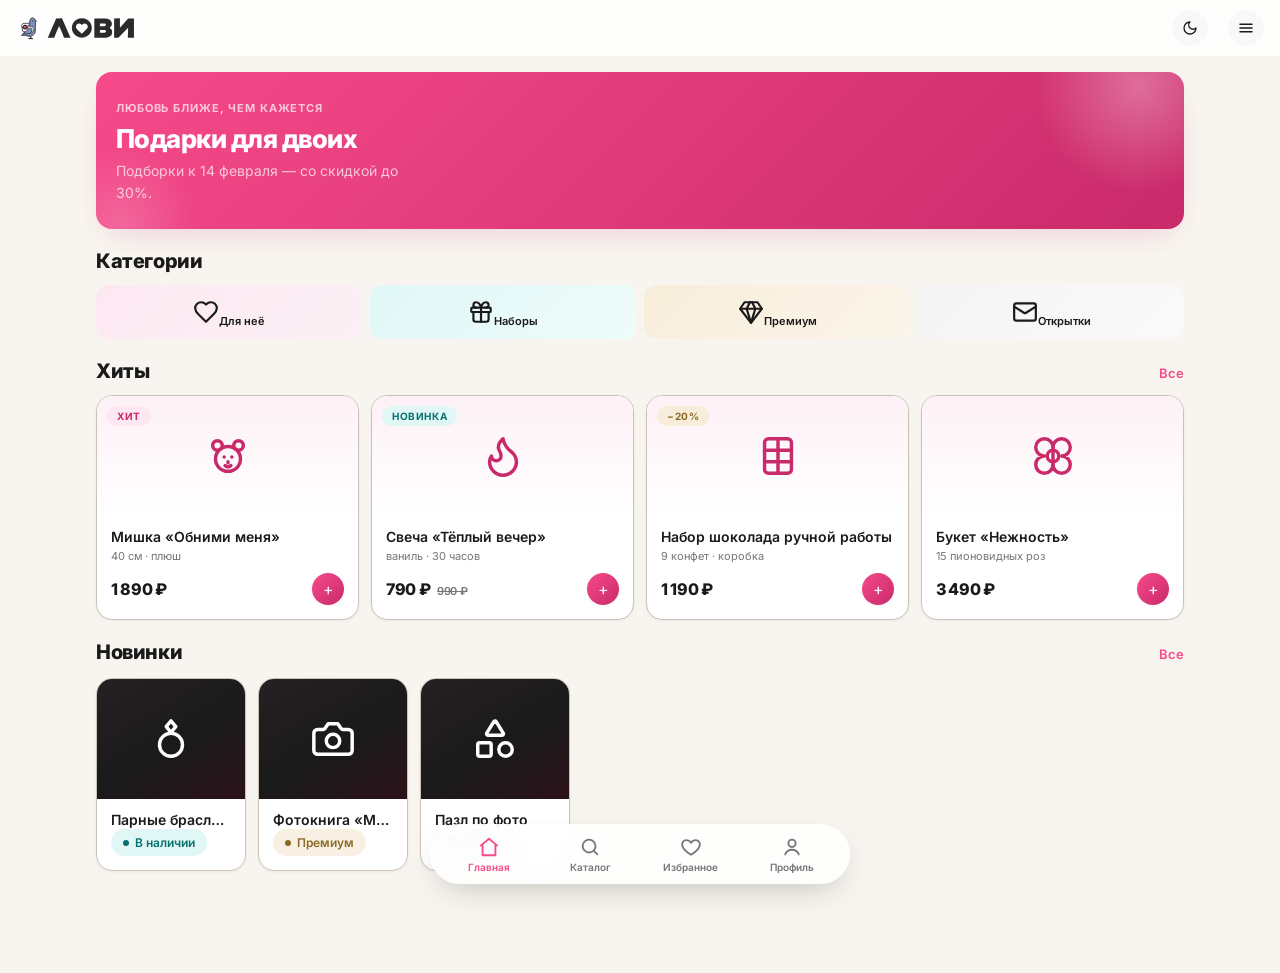
<file: examples/01-client-store.html>
<!DOCTYPE html>
<html lang="ru" data-theme="light">
<head>
<meta charset="UTF-8">
<meta name="viewport" content="width=device-width, initial-scale=1, viewport-fit=cover">
<meta name="theme-color" id="metaTheme" content="#f64a8a">
<link rel="icon" type="image/svg+xml" href="../assets/favicon.svg">
<title>LOVII · Пример: витрина (роль «Клиент»)</title>
<script>
/* Anti-FOUC: тема ставится ДО CSS. Копировать как есть. */
(function(){try{var t=localStorage.getItem('lovii_theme');
if(!t){t=matchMedia('(prefers-color-scheme: dark)').matches?'dark':'light';}
document.documentElement.setAttribute('data-theme',t);}catch(e){}})();
</script>
<link rel="preconnect" href="https://fonts.googleapis.com">
<link rel="preconnect" href="https://fonts.gstatic.com" crossorigin>
<link href="https://fonts.googleapis.com/css2?family=Inter:wght@400;500;600;700;800&display=swap" rel="stylesheet">
<link rel="stylesheet" href="../tokens/tokens.css">
<style>
/* ============ Базовый каркас (канон: капсула 480px) ============ */
* { margin:0; padding:0; box-sizing:border-box; }
html { scroll-behavior:smooth; }
body { font-family:var(--lv-font); background:var(--lv-bg); color:var(--lv-ink); -webkit-font-smoothing:antialiased; }
.view { max-width:var(--lv-container); margin:0 auto; padding-bottom:calc(var(--lv-nav-h) + 32px + env(safe-area-inset-bottom,0px)); }
@media (min-width:640px){ .view { max-width:var(--lv-container-wide); padding-bottom:96px; } }
.no-scrollbar { scrollbar-width:none; } .no-scrollbar::-webkit-scrollbar { display:none; }
img.logo-dark-img, img.logo-light-img { display:block; height:28px; width:auto; }
html[data-theme="light"] img.logo-dark-img { display:none; }
html[data-theme="dark"] img.logo-light-img { display:none; }

/* ============ Хедер: sticky glass, 56px ============ */
.app-header {
  position:sticky; top:0; z-index:40; height:var(--lv-header-h);
  display:flex; align-items:center; gap:12px; padding:0 var(--lv-pad-x);
  background:var(--lv-glass); backdrop-filter:blur(16px); -webkit-backdrop-filter:blur(16px);
}
.theme-btn {
  margin-left:auto; width:36px; height:36px; border-radius:var(--lv-r-pill); flex:none;
  background:var(--lv-surface); display:flex; align-items:center; justify-content:center;
  font-size:16px; transition:transform .15s ease, background .2s ease;
}
.theme-btn:active { transform:scale(.95); }
.theme-btn svg { width:16px; height:16px; fill:none; stroke:currentColor; stroke-width:2; stroke-linecap:round; stroke-linejoin:round; }
.theme-btn .tb-sun { display:none; }
html[data-theme="dark"] .theme-btn .tb-sun { display:block; }
html[data-theme="dark"] .theme-btn .tb-moon { display:none; }

/* ============ Секции: 20px сверху, 12px до контента ============ */
.section { margin-top:20px; }
.section-head { display:flex; align-items:baseline; justify-content:space-between; padding:0 var(--lv-pad-x); margin-bottom:12px; }
.section-title { font-size:20px; font-weight:800; letter-spacing:-.02em; }
.section-link { font-size:13px; font-weight:600; color:var(--lv-pink); text-decoration:none; }
.section-link:active { opacity:.7; }

/* ============ Hero-промо: брендовый градиент 135deg ============ */
.hero {
  margin:16px var(--lv-pad-x) 0; padding:24px 20px; border-radius:var(--lv-r-lg);
  background-image:var(--lv-gradient-brand); color:var(--lv-on-brand);
  box-shadow:var(--lv-shadow-lift); position:relative; overflow:hidden;
}
.hero .kicker { font-size:11px; font-weight:700; letter-spacing:.08em; text-transform:uppercase; color:rgba(255,255,255,.7); }
.hero h1 { font-size:26px; font-weight:800; letter-spacing:-.02em; line-height:1.15; margin:8px 0 6px; }
.hero p { font-size:14px; color:rgba(255,255,255,.7); line-height:1.6; max-width:32ch; }

/* ============ Категории: плитки (только светлая подача) ============ */
.tiles { display:grid; grid-template-columns:repeat(4,1fr); gap:8px; padding:0 var(--lv-pad-x); }
.tile {
  border-radius:var(--lv-r-sm); padding:14px 8px 10px; text-align:center; text-decoration:none;
  transition:transform .15s ease;
}
.tile:active { transform:scale(.96); }
.tile .ico { width:26px; height:26px; color:var(--lv-on-tile); fill:none; stroke:currentColor; stroke-width:2; stroke-linecap:round; stroke-linejoin:round; }
.tile .name { margin-top:6px; font-size:11px; font-weight:600; color:var(--lv-on-tile); } /* текст НА плитке — фиксированный, не темовый */
.t-pink { background-image:var(--lv-tile-pink); } .t-tiffany { background-image:var(--lv-tile-tiffany); }
.t-gold { background-image:var(--lv-tile-gold); } .t-ink { background-image:var(--lv-tile-ink); }

/* ============ Карточка товара ============ */
.grid-products { display:grid; grid-template-columns:repeat(2,1fr); gap:12px; padding:0 var(--lv-pad-x); }
@media (min-width:640px){ .grid-products { grid-template-columns:repeat(4,1fr); } }
.card {
  background:var(--lv-card); border:1px solid var(--lv-line); border-radius:var(--lv-r-lg);
  box-shadow:var(--lv-shadow-soft); overflow:hidden;
  transition:transform .15s ease, box-shadow .2s ease;
}
.card:hover { box-shadow:var(--lv-shadow-lift); }
.card:active { transform:scale(.97); }
.cover { position:relative; height:120px; display:flex; align-items:center; justify-content:center; font-size:40px; }
.cover .cv-ico { width:46px; height:46px; fill:none; stroke:currentColor; stroke-width:1.8; stroke-linecap:round; stroke-linejoin:round; }
.cv-hero .cv-ico { color:var(--lv-pink-dark); }
.cv-ink .cv-ico { color:#ffffff; }
.cv-hero { background:linear-gradient(180deg, var(--lv-hero-top), var(--lv-card)); }
.cv-ink { background-image:var(--lv-gradient-ink); }
.badge {
  position:absolute; top:10px; left:10px; padding:4px 10px; border-radius:var(--lv-r-pill);
  font-size:10px; font-weight:700; letter-spacing:.06em; text-transform:uppercase;
}
.b-hit { background:var(--lv-badge-hit); color:var(--lv-pink-dark); }
.b-new { background:var(--lv-badge-new); color:var(--lv-tiffany-text); }
.b-sale { background:var(--lv-badge-sale); color:var(--lv-gold-text); }
.card-body { padding:12px 14px 14px; }
.card-title { font-size:14px; font-weight:600; line-height:1.35; white-space:nowrap; overflow:hidden; text-overflow:ellipsis; }
.card-sub { margin-top:2px; font-size:11px; color:var(--lv-dim); }
.card-row { margin-top:10px; display:flex; align-items:center; justify-content:space-between; gap:8px; }
.price { font-size:16px; font-weight:800; letter-spacing:-.02em; }
.price small { font-size:11px; font-weight:600; color:var(--lv-dim); text-decoration:line-through; margin-left:4px; }
.btn-add {
  width:32px; height:32px; border-radius:var(--lv-r-pill); border:0; cursor:pointer; flex:none;
  background-image:var(--lv-gradient-brand); color:var(--lv-on-brand); font-size:16px; line-height:1;
  box-shadow:var(--lv-shadow-soft); transition:transform .15s ease, box-shadow .2s ease;
}
.btn-add:hover { box-shadow:var(--lv-shadow-lift); } .btn-add:active { transform:scale(.92); }

/* ============ Горизонтальная лента с растворением краёв ============ */
.rail { display:flex; gap:12px; overflow-x:auto; padding:2px var(--lv-pad-x) 6px; scroll-snap-type:x proximity; }
.rail .card { flex:0 0 150px; scroll-snap-align:start; }

/* ============ Пилюли статусов: soft-пары ============ */
.pill { display:inline-flex; align-items:center; gap:6px; padding:6px 12px; border-radius:var(--lv-r-pill); font-size:12px; font-weight:600; }
.pill .lv-dot { background:currentColor; }
.p-pink { background:var(--lv-soft-pink); color:var(--lv-pink-dark); }
.p-tiffany { background:var(--lv-soft-tiffany); color:var(--lv-tiffany-text); }
.p-gold { background:var(--lv-soft-gold); color:var(--lv-gold-text); }
.p-grey { background:var(--lv-grey-soft); color:#999; }

/* ============ Нижняя навигация: 64px, иконки + подписи ============ */
.bottom-nav {
  position:fixed; bottom:0; left:0; right:0; z-index:45;
  height:calc(var(--lv-nav-h) + env(safe-area-inset-bottom,0px));
  padding-bottom:env(safe-area-inset-bottom,0px);
  display:flex; align-items:stretch; justify-content:space-around;
  background:var(--lv-glass); backdrop-filter:blur(16px); -webkit-backdrop-filter:blur(16px);
  box-shadow:var(--lv-shadow-nav);
}
@media (min-width:900px){
  .bottom-nav {
    left:50%; right:auto; transform:translateX(-50%); bottom:16px;
    height:60px; padding:0 8px; border-radius:var(--lv-r-pill); width:min(420px,90vw);
    box-shadow:var(--lv-shadow-nav);
  }
}
.nav-item {
  flex:1; display:flex; flex-direction:column; align-items:center; justify-content:center; gap:3px;
  text-decoration:none; color:var(--lv-dim); font-size:10px; font-weight:600;
  transition:color .2s ease, transform .15s ease;
}
.nav-item:active { transform:scale(.95); }
.nav-item svg { width:22px; height:22px; }
.nav-item.active { color:var(--lv-pink); }

/* ============ Toast ============ */
.toast {
  position:fixed; left:50%; bottom:calc(var(--lv-nav-h) + 16px + env(safe-area-inset-bottom,0px)); z-index:60;
  transform:translateX(-50%) translateY(16px); opacity:0; pointer-events:none;
  max-width:min(420px, calc(100vw - 32px)); padding:12px 18px; border-radius:var(--lv-r-pill);
  background-image:var(--lv-gradient-brand); color:var(--lv-on-brand);
  box-shadow:var(--lv-shadow-toast); font-size:14px; font-weight:600; text-align:center;
  transition:opacity .25s ease, transform .25s cubic-bezier(.32,.72,0,1);
}
.toast.show { opacity:1; transform:translateX(-50%) translateY(0); }
.toast small { display:block; font-size:11px; font-weight:500; color:var(--lv-toast-d); }

/* Фирменное свечение бренда (v1.7.0) */
.hero::before, .hero::after { content:""; position:absolute; border-radius:var(--lv-r-pill); pointer-events:none; }
.hero::before { width:210px; height:210px; right:-60px; top:-90px; background:radial-gradient(closest-side, rgba(255,255,255,.3), rgba(255,255,255,0)); animation:lv-float 6s ease-in-out infinite; }
.hero::after { width:150px; height:150px; left:-50px; bottom:-70px; background:radial-gradient(closest-side, rgba(255,255,255,.18), rgba(255,255,255,0)); animation:lv-float 7s ease-in-out 1s infinite reverse; }
</style>
</head>
<body>
<header class="app-header">
  <a href="#" aria-label="Лови — на главную" style="display:flex">
    <img src="../assets/lovii-logo-light.svg" class="logo-light-img" alt="Лови">
    <img src="../assets/lovii-logo-dark.svg" class="logo-dark-img" alt="Лови">
  </a>
  <button class="theme-btn" id="themeBtn" aria-label="Переключить тему" title="Светлая/тёмная тема">
  <svg class="tb-moon" aria-hidden="true"><use href="../assets/icons.svg#i-moon"/></svg>
  <svg class="tb-sun" aria-hidden="true"><use href="../assets/icons.svg#i-sun"/></svg>
</button>
</header>

<main class="view">
  <!-- Hero на брендовом градиенте: текст только --lv-on-brand -->
  <section class="hero lv-enter">
    <span class="kicker">Любовь ближе, чем кажется</span>
    <h1>Подарки для двоих</h1>
    <p>Подборки к 14 февраля — со скидкой до 30%.</p>
  </section>

  <!-- Категории -->
  <section class="section">
    <div class="section-head"><h2 class="section-title">Категории</h2></div>
    <nav class="tiles" aria-label="Категории">
      <a class="tile t-pink" href="#"><svg class="ico" aria-hidden="true"><use href="../assets/icons.svg#i-heart"/></svg><span class="name">Для неё</span></a>
      <a class="tile t-tiffany" href="#"><svg class="ico" aria-hidden="true"><use href="../assets/icons.svg#i-gift"/></svg><span class="name">Наборы</span></a>
      <a class="tile t-gold" href="#"><svg class="ico" aria-hidden="true"><use href="../assets/icons.svg#i-gem"/></svg><span class="name">Премиум</span></a>
      <a class="tile t-ink" href="#"><svg class="ico" aria-hidden="true"><use href="../assets/icons.svg#i-mail"/></svg><span class="name">Открытки</span></a>
    </nav>
  </section>

  <!-- Хиты -->
  <section class="section">
    <div class="section-head">
      <h2 class="section-title">Хиты</h2>
      <a class="section-link" href="#">Все</a>
    </div>
    <div class="grid-products">
      <article class="card">
        <div class="cover cv-hero"><svg class="cv-ico" aria-hidden="true"><use href="../assets/icons.svg#i-bear"/></svg><span class="badge b-hit">Хит</span></div>
        <div class="card-body">
          <div class="card-title">Мишка «Обними меня»</div>
          <div class="card-sub">40 см · плюш</div>
          <div class="card-row">
            <span class="price">1 890 ₽</span>
            <button class="btn-add" aria-label="Добавить в корзину" data-toast="Мишка добавлен в корзину">+</button>
          </div>
        </div>
      </article>
      <article class="card">
        <div class="cover cv-hero"><svg class="cv-ico" aria-hidden="true"><use href="../assets/icons.svg#i-flame"/></svg><span class="badge b-new">Новинка</span></div>
        <div class="card-body">
          <div class="card-title">Свеча «Тёплый вечер»</div>
          <div class="card-sub">ваниль · 30 часов</div>
          <div class="card-row">
            <span class="price">790 ₽ <small>990 ₽</small></span>
            <button class="btn-add" aria-label="Добавить в корзину" data-toast="Свеча добавлена в корзину">+</button>
          </div>
        </div>
      </article>
      <article class="card">
        <div class="cover cv-hero"><svg class="cv-ico" aria-hidden="true"><use href="../assets/icons.svg#i-choco"/></svg><span class="badge b-sale">−20%</span></div>
        <div class="card-body">
          <div class="card-title">Набор шоколада ручной работы</div>
          <div class="card-sub">9 конфет · коробка</div>
          <div class="card-row">
            <span class="price">1 190 ₽</span>
            <button class="btn-add" aria-label="Добавить в корзину" data-toast="Набор добавлен в корзину">+</button>
          </div>
        </div>
      </article>
      <article class="card">
        <div class="cover cv-hero"><svg class="cv-ico" aria-hidden="true"><use href="../assets/icons.svg#i-flower"/></svg></div>
        <div class="card-body">
          <div class="card-title">Букет «Нежность»</div>
          <div class="card-sub">15 пионовидных роз</div>
          <div class="card-row">
            <span class="price">3 490 ₽</span>
            <button class="btn-add" aria-label="Добавить в корзину" data-toast="Букет добавлен в корзину">+</button>
          </div>
        </div>
      </article>
    </div>
  </section>

  <!-- Новинки: лента -->
  <section class="section">
    <div class="section-head">
      <h2 class="section-title">Новинки</h2>
      <a class="section-link" href="#">Все</a>
    </div>
    <div class="rail no-scrollbar lv-edge-fade">
      <article class="card">
        <div class="cover cv-ink"><svg class="cv-ico" aria-hidden="true"><use href="../assets/icons.svg#i-ring"/></svg></div>
        <div class="card-body">
          <div class="card-title">Парные браслеты</div>
          <span class="pill p-tiffany"><span class="lv-dot"></span>В наличии</span>
        </div>
      </article>
      <article class="card">
        <div class="cover cv-ink"><svg class="cv-ico" aria-hidden="true"><use href="../assets/icons.svg#i-camera"/></svg></div>
        <div class="card-body">
          <div class="card-title">Фотокнига «Мы»</div>
          <span class="pill p-gold"><span class="lv-dot"></span>Премиум</span>
        </div>
      </article>
      <article class="card">
        <div class="cover cv-ink"><svg class="cv-ico" aria-hidden="true"><use href="../assets/icons.svg#i-shapes"/></svg></div>
        <div class="card-body">
          <div class="card-title">Пазл по фото</div>
          <span class="pill p-grey">Под заказ</span>
        </div>
      </article>
    </div>
  </section>
</main>

<nav class="bottom-nav" aria-label="Навигация">
  <a class="nav-item active" href="#" aria-current="page">
    <svg viewBox="0 0 24 24" fill="none" stroke="currentColor" stroke-width="2" stroke-linecap="round" stroke-linejoin="round" aria-hidden="true"><path d="M3 10.5 12 3l9 7.5"/><path d="M5 9.5V21h14V9.5"/></svg>
    <span>Главная</span>
  </a>
  <a class="nav-item" href="#">
    <svg viewBox="0 0 24 24" fill="none" stroke="currentColor" stroke-width="2" stroke-linecap="round" aria-hidden="true"><circle cx="11" cy="11" r="7"/><path d="m20 20-3.5-3.5"/></svg>
    <span>Каталог</span>
  </a>
  <a class="nav-item" href="#">
    <svg viewBox="0 0 24 24" fill="none" stroke="currentColor" stroke-width="2" stroke-linecap="round" stroke-linejoin="round" aria-hidden="true"><path d="M12 20.5s-7.5-4.7-9.3-9.2C1.3 7.7 3.7 4.5 7 4.5c2.1 0 3.9 1.3 5 3 1.1-1.7 2.9-3 5-3 3.3 0 5.7 3.2 4.3 6.8-1.8 4.5-9.3 9.2-9.3 9.2Z"/></svg>
    <span>Избранное</span>
  </a>
  <a class="nav-item" href="#">
    <svg viewBox="0 0 24 24" fill="none" stroke="currentColor" stroke-width="2" stroke-linecap="round" aria-hidden="true"><circle cx="12" cy="8" r="4"/><path d="M4.5 20c1.5-3.4 4.3-5 7.5-5s6 1.6 7.5 5"/></svg>
    <span>Профиль</span>
  </a>
</nav>

<div class="toast" id="toast" role="status" aria-live="polite"></div>

<script>
/* Тема: канонический applyTheme (localStorage + meta theme-color) */
function applyTheme(t){
  document.documentElement.setAttribute('data-theme', t);
  try{ localStorage.setItem('lovii_theme', t); }catch(e){}
  var m = document.getElementById('metaTheme');
  if(m) m.content = t === 'dark' ? '#171219' : '#f64a8a';
}
document.getElementById('themeBtn').addEventListener('click', function(){
  applyTheme(document.documentElement.getAttribute('data-theme') === 'dark' ? 'light' : 'dark');
});

/* Toast: один элемент переиспользуется */
var toastEl = document.getElementById('toast'), toastTimer;
function showToast(text){
  toastEl.innerHTML = '<svg viewBox="0 0 24 24" fill="none" stroke="currentColor" stroke-width="2.4" stroke-linecap="round" stroke-linejoin="round" aria-hidden="true" style="width:14px;height:14px;vertical-align:-2px;margin-right:6px"><path d="M5 13l4 4L19 7"/></svg>' + text;
  toastEl.classList.add('show');
  clearTimeout(toastTimer);
  toastTimer = setTimeout(function(){ toastEl.classList.remove('show'); }, 2400);
}
document.querySelectorAll('[data-toast]').forEach(function(b){
  b.addEventListener('click', function(){ showToast(b.getAttribute('data-toast')); });
});
</script>

<script src="../assets/nav.js" defer></script>
</body>
</html>
</file>
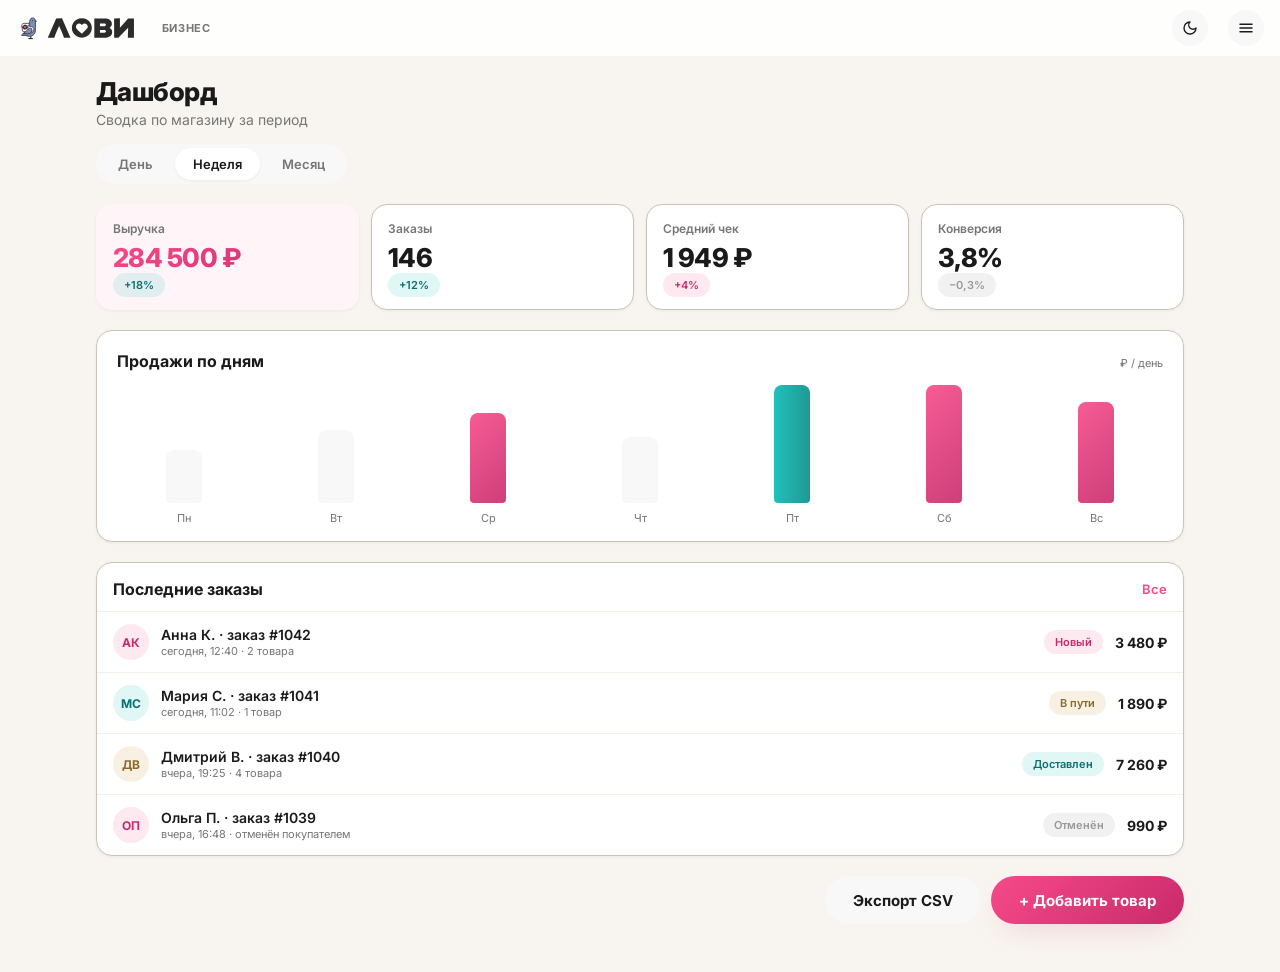
<file: examples/02-business-dashboard.html>
<!DOCTYPE html>
<html lang="ru" data-theme="light">
<head>
<meta charset="UTF-8">
<meta name="viewport" content="width=device-width, initial-scale=1, viewport-fit=cover">
<meta name="theme-color" id="metaTheme" content="#f64a8a">
<link rel="icon" type="image/svg+xml" href="../assets/favicon.svg">
<title>LOVII · Пример: дашборд (роль «Бизнес»)</title>
<script>
(function(){try{var t=localStorage.getItem('lovii_theme');
if(!t){t=matchMedia('(prefers-color-scheme: dark)').matches?'dark':'light';}
document.documentElement.setAttribute('data-theme',t);}catch(e){}})();
</script>
<link rel="preconnect" href="https://fonts.googleapis.com">
<link rel="preconnect" href="https://fonts.gstatic.com" crossorigin>
<link href="https://fonts.googleapis.com/css2?family=Inter:wght@400;500;600;700;800&display=swap" rel="stylesheet">
<link rel="stylesheet" href="../tokens/tokens.css">
<style>
* { margin:0; padding:0; box-sizing:border-box; }
body { font-family:var(--lv-font); background:var(--lv-bg); color:var(--lv-ink); -webkit-font-smoothing:antialiased; }
img.logo-dark-img, img.logo-light-img { display:block; height:28px; width:auto; }
html[data-theme="light"] img.logo-dark-img { display:none; }
html[data-theme="dark"] img.logo-light-img { display:none; }

/* Хедер */
.app-header {
  position:sticky; top:0; z-index:40; height:var(--lv-header-h);
  display:flex; align-items:center; gap:12px; padding:0 var(--lv-pad-x);
  background:var(--lv-glass); backdrop-filter:blur(16px); -webkit-backdrop-filter:blur(16px);
}
.role-pill { font-size:11px; font-weight:700; letter-spacing:.06em; text-transform:uppercase; color:var(--lv-dim); }
.theme-btn { margin-left:auto; width:36px; height:36px; border-radius:var(--lv-r-pill); background:var(--lv-surface);
  display:flex; align-items:center; justify-content:center; font-size:16px; border:0; cursor:pointer; transition:transform .15s ease; }
.theme-btn:active { transform:scale(.95); }
.theme-btn svg { width:16px; height:16px; fill:none; stroke:currentColor; stroke-width:2; stroke-linecap:round; stroke-linejoin:round; }
.theme-btn .tb-sun { display:none; }
html[data-theme="dark"] .theme-btn .tb-sun { display:block; }
html[data-theme="dark"] .theme-btn .tb-moon { display:none; }
.theme-btn svg { width:16px; height:16px; fill:none; stroke:currentColor; stroke-width:2; stroke-linecap:round; stroke-linejoin:round; }
.theme-btn .tb-sun { display:none; }
html[data-theme="dark"] .theme-btn .tb-sun { display:block; }
html[data-theme="dark"] .theme-btn .tb-moon { display:none; }

/* Каркас: 480px мобайл → 1120px десктоп */
.view { max-width:var(--lv-container); margin:0 auto; padding:0 var(--lv-pad-x) 48px; }
@media (min-width:640px){ .view { max-width:var(--lv-container-wide); } }

.page-title { margin-top:20px; font-size:26px; font-weight:800; letter-spacing:-.02em; }
.page-sub { margin-top:4px; font-size:14px; color:var(--lv-dim); }

/* Сегменты-переключатели периода */
.segments { margin-top:16px; display:inline-flex; padding:4px; gap:4px; border-radius:var(--lv-r-pill); background:var(--lv-surface); }
.segment { border:0; cursor:pointer; padding:8px 18px; border-radius:var(--lv-r-pill); font-size:13px; font-weight:600;
  color:var(--lv-dim); background:transparent; transition:all .2s ease; font-family:inherit; }
.segment.active { background:var(--lv-card); color:var(--lv-ink); box-shadow:var(--lv-shadow-soft); }

/* KPI-сетка: 2 колонки мобайл → 4 десктоп */
.kpi-grid { margin-top:20px; display:grid; grid-template-columns:repeat(2,1fr); gap:12px; }
@media (min-width:640px){ .kpi-grid { grid-template-columns:repeat(4,1fr); } }
.kpi {
  background:var(--lv-card); border:1px solid var(--lv-line); border-radius:var(--lv-r-lg);
  padding:16px; box-shadow:var(--lv-shadow-soft); transition:box-shadow .2s ease, transform .15s ease;
}
.kpi:hover { box-shadow:var(--lv-shadow-lift); }
.kpi .label { font-size:12px; font-weight:600; color:var(--lv-dim); }
.kpi .value { margin-top:6px; font-size:26px; font-weight:800; letter-spacing:-.02em; }
.kpi .delta { margin-top:8px; display:inline-flex; }
.kpi.accent { background:var(--lv-kpi-soft); border-color:transparent; }
.kpi.accent .value { background-image:var(--lv-gradient-brand); -webkit-background-clip:text; background-clip:text; color:transparent; }

/* График: CSS-гистограмма (без библиотек) */
.chart-card { margin-top:20px; background:var(--lv-card); border:1px solid var(--lv-line); border-radius:var(--lv-r-lg); box-shadow:var(--lv-shadow-soft); padding:20px 16px 16px; }
.chart-head { display:flex; align-items:baseline; justify-content:space-between; padding:0 4px 14px; }
.chart-title { font-size:16px; font-weight:700; }
.chart-note { font-size:11px; color:var(--lv-dim); }
.bars { display:grid; grid-template-columns:repeat(7,1fr); gap:10px; align-items:end; height:140px; }
.bar-wrap { display:flex; flex-direction:column; align-items:center; gap:8px; height:100%; justify-content:flex-end; }
.bar { width:100%; max-width:36px; border-radius:8px 8px 4px 4px; background-image:var(--lv-gradient-brand); opacity:.9; animation:grow .6s ease-out both; }
.bar.muted { background:var(--lv-surface); opacity:1; }
.bar.tiff { background-image:var(--lv-gradient-tiffany); }
.bar-label { font-size:11px; color:var(--lv-dim); }
@keyframes grow { from { transform:scaleY(0); transform-origin:bottom; } to { transform:scaleY(1); transform-origin:bottom; } }

/* Заказы: строки внутри одной карточки */
.list-card { margin-top:20px; background:var(--lv-card); border:1px solid var(--lv-line); border-radius:var(--lv-r-lg); box-shadow:var(--lv-shadow-soft); overflow:hidden; }
.list-head { padding:16px 16px 12px; display:flex; align-items:center; justify-content:space-between; }
.list-title { font-size:16px; font-weight:700; }
.row { display:flex; align-items:center; gap:12px; padding:12px 16px; border-top:1px solid var(--lv-line-2); transition:background .15s ease; }
.row:hover { background:var(--lv-surface); }
.avatar { width:36px; height:36px; border-radius:var(--lv-r-pill); flex:none; display:flex; align-items:center; justify-content:center;
  font-size:12px; font-weight:700; }
.av-pink { background:var(--lv-soft-pink); color:var(--lv-pink-dark); }
.av-tiff { background:var(--lv-soft-tiffany); color:var(--lv-tiffany-text); }
.av-gold { background:var(--lv-soft-gold); color:var(--lv-gold-text); }
.row-main { min-width:0; flex:1; }
.row-title { font-size:14px; font-weight:600; white-space:nowrap; overflow:hidden; text-overflow:ellipsis; }
.row-sub { font-size:11px; color:var(--lv-dim); margin-top:1px; }
.row-sum { font-size:14px; font-weight:700; white-space:nowrap; }

/* Пилюли статусов: только soft-пары канона */
.pill { padding:5px 11px; border-radius:var(--lv-r-pill); font-size:11px; font-weight:600; white-space:nowrap; }
.s-new { background:var(--lv-soft-pink); color:var(--lv-pink-dark); }
.s-done { background:var(--lv-soft-tiffany); color:var(--lv-tiffany-text); }
.s-ship { background:var(--lv-soft-gold); color:var(--lv-gold-text); }
.s-cancel { background:var(--lv-grey-soft); color:#999; }

/* Кнопки */
.actions { margin-top:20px; display:flex; gap:10px; }
.btn { flex:1; height:48px; border:0; cursor:pointer; border-radius:var(--lv-r-pill); font-family:inherit;
  font-size:15px; font-weight:700; display:inline-flex; align-items:center; justify-content:center; gap:8px;
  transition:transform .15s ease, box-shadow .2s ease; }
.btn:active { transform:scale(.96); }
.btn-primary { background-image:var(--lv-gradient-brand); color:var(--lv-on-brand); box-shadow:var(--lv-shadow-lift); }
.btn-primary:hover { box-shadow:var(--lv-shadow-toast); }
.btn-ghost { background:var(--lv-surface); color:var(--lv-ink); }
.btn-ghost:hover { background:var(--lv-grey-soft); }

@media (min-width:640px){
  .actions { justify-content:flex-end; }
  .btn { flex:0 0 auto; padding:0 28px; }
}
</style>
</head>
<body>
<header class="app-header">
  <img src="../assets/lovii-logo-light.svg" class="logo-light-img" alt="Лови">
  <img src="../assets/lovii-logo-dark.svg" class="logo-dark-img" alt="Лови">
  <span class="role-pill">Бизнес</span>
  <button class="theme-btn" id="themeBtn" aria-label="Переключить тему" title="Светлая/тёмная тема">
  <svg class="tb-moon" aria-hidden="true"><use href="../assets/icons.svg#i-moon"/></svg>
  <svg class="tb-sun" aria-hidden="true"><use href="../assets/icons.svg#i-sun"/></svg>
</button>
</header>

<main class="view">
  <h1 class="page-title lv-enter">Дашборд</h1>
  <p class="page-sub">Сводка по магазину за период</p>

  <!-- Сегменты: активный = card + shadow-soft -->
  <div class="segments" role="tablist" aria-label="Период">
    <button class="segment" role="tab">День</button>
    <button class="segment active" role="tab" aria-selected="true">Неделя</button>
    <button class="segment" role="tab">Месяц</button>
  </div>

  <!-- KPI: акцентная карточка на kpi-soft, значение — градиентный текст -->
  <section class="kpi-grid" aria-label="Ключевые показатели">
    <div class="kpi accent">
      <div class="label">Выручка</div>
      <div class="value">284 500 ₽</div>
      <span class="pill s-done">+18%</span>
    </div>
    <div class="kpi">
      <div class="label">Заказы</div>
      <div class="value">146</div>
      <span class="pill s-done">+12%</span>
    </div>
    <div class="kpi">
      <div class="label">Средний чек</div>
      <div class="value">1 949 ₽</div>
      <span class="pill s-new">+4%</span>
    </div>
    <div class="kpi">
      <div class="label">Конверсия</div>
      <div class="value">3,8%</div>
      <span class="pill s-cancel">−0,3%</span>
    </div>
  </section>

  <!-- График: бары на градиентах канона -->
  <section class="chart-card" aria-label="Продажи по дням">
    <div class="chart-head">
      <h2 class="chart-title">Продажи по дням</h2>
      <span class="chart-note">₽ / день</span>
    </div>
    <div class="bars">
      <div class="bar-wrap"><div class="bar muted" style="height:38%"></div><span class="bar-label">Пн</span></div>
      <div class="bar-wrap"><div class="bar muted" style="height:52%"></div><span class="bar-label">Вт</span></div>
      <div class="bar-wrap"><div class="bar" style="height:64%"></div><span class="bar-label">Ср</span></div>
      <div class="bar-wrap"><div class="bar muted" style="height:47%"></div><span class="bar-label">Чт</span></div>
      <div class="bar-wrap"><div class="bar tiff" style="height:88%"></div><span class="bar-label">Пт</span></div>
      <div class="bar-wrap"><div class="bar" style="height:100%"></div><span class="bar-label">Сб</span></div>
      <div class="bar-wrap"><div class="bar" style="height:72%"></div><span class="bar-label">Вс</span></div>
    </div>
  </section>

  <!-- Последние заказы -->
  <section class="list-card" aria-label="Последние заказы">
    <div class="list-head">
      <h2 class="list-title">Последние заказы</h2>
      <a class="section-link" href="#" style="font-size:13px;font-weight:600;color:var(--lv-pink);text-decoration:none">Все</a>
    </div>
    <div class="row">
      <span class="avatar av-pink">АК</span>
      <div class="row-main">
        <div class="row-title">Анна К. · заказ #1042</div>
        <div class="row-sub">сегодня, 12:40 · 2 товара</div>
      </div>
      <span class="pill s-new">Новый</span>
      <span class="row-sum">3 480 ₽</span>
    </div>
    <div class="row">
      <span class="avatar av-tiff">МС</span>
      <div class="row-main">
        <div class="row-title">Мария С. · заказ #1041</div>
        <div class="row-sub">сегодня, 11:02 · 1 товар</div>
      </div>
      <span class="pill s-ship">В пути</span>
      <span class="row-sum">1 890 ₽</span>
    </div>
    <div class="row">
      <span class="avatar av-gold">ДВ</span>
      <div class="row-main">
        <div class="row-title">Дмитрий В. · заказ #1040</div>
        <div class="row-sub">вчера, 19:25 · 4 товара</div>
      </div>
      <span class="pill s-done">Доставлен</span>
      <span class="row-sum">7 260 ₽</span>
    </div>
    <div class="row">
      <span class="avatar av-pink">ОП</span>
      <div class="row-main">
        <div class="row-title">Ольга П. · заказ #1039</div>
        <div class="row-sub">вчера, 16:48 · отменён покупателем</div>
      </div>
      <span class="pill s-cancel">Отменён</span>
      <span class="row-sum">990 ₽</span>
    </div>
  </section>

  <div class="actions">
    <button class="btn btn-ghost">Экспорт CSV</button>
    <button class="btn btn-primary">+ Добавить товар</button>
  </div>
</main>

<script>
function applyTheme(t){
  document.documentElement.setAttribute('data-theme', t);
  try{ localStorage.setItem('lovii_theme', t); }catch(e){}
  var m = document.getElementById('metaTheme');
  if(m) m.content = t === 'dark' ? '#171219' : '#f64a8a';
}
document.getElementById('themeBtn').addEventListener('click', function(){
  applyTheme(document.documentElement.getAttribute('data-theme') === 'dark' ? 'light' : 'dark');
});
/* Сегменты: активный переключается мгновенно */
document.querySelectorAll('.segment').forEach(function(s){
  s.addEventListener('click', function(){
    document.querySelectorAll('.segment').forEach(function(x){ x.classList.remove('active'); x.removeAttribute('aria-selected'); });
    s.classList.add('active'); s.setAttribute('aria-selected','true');
  });
});
</script>

<script src="../assets/nav.js" defer></script>
</body>
</html>
</file>
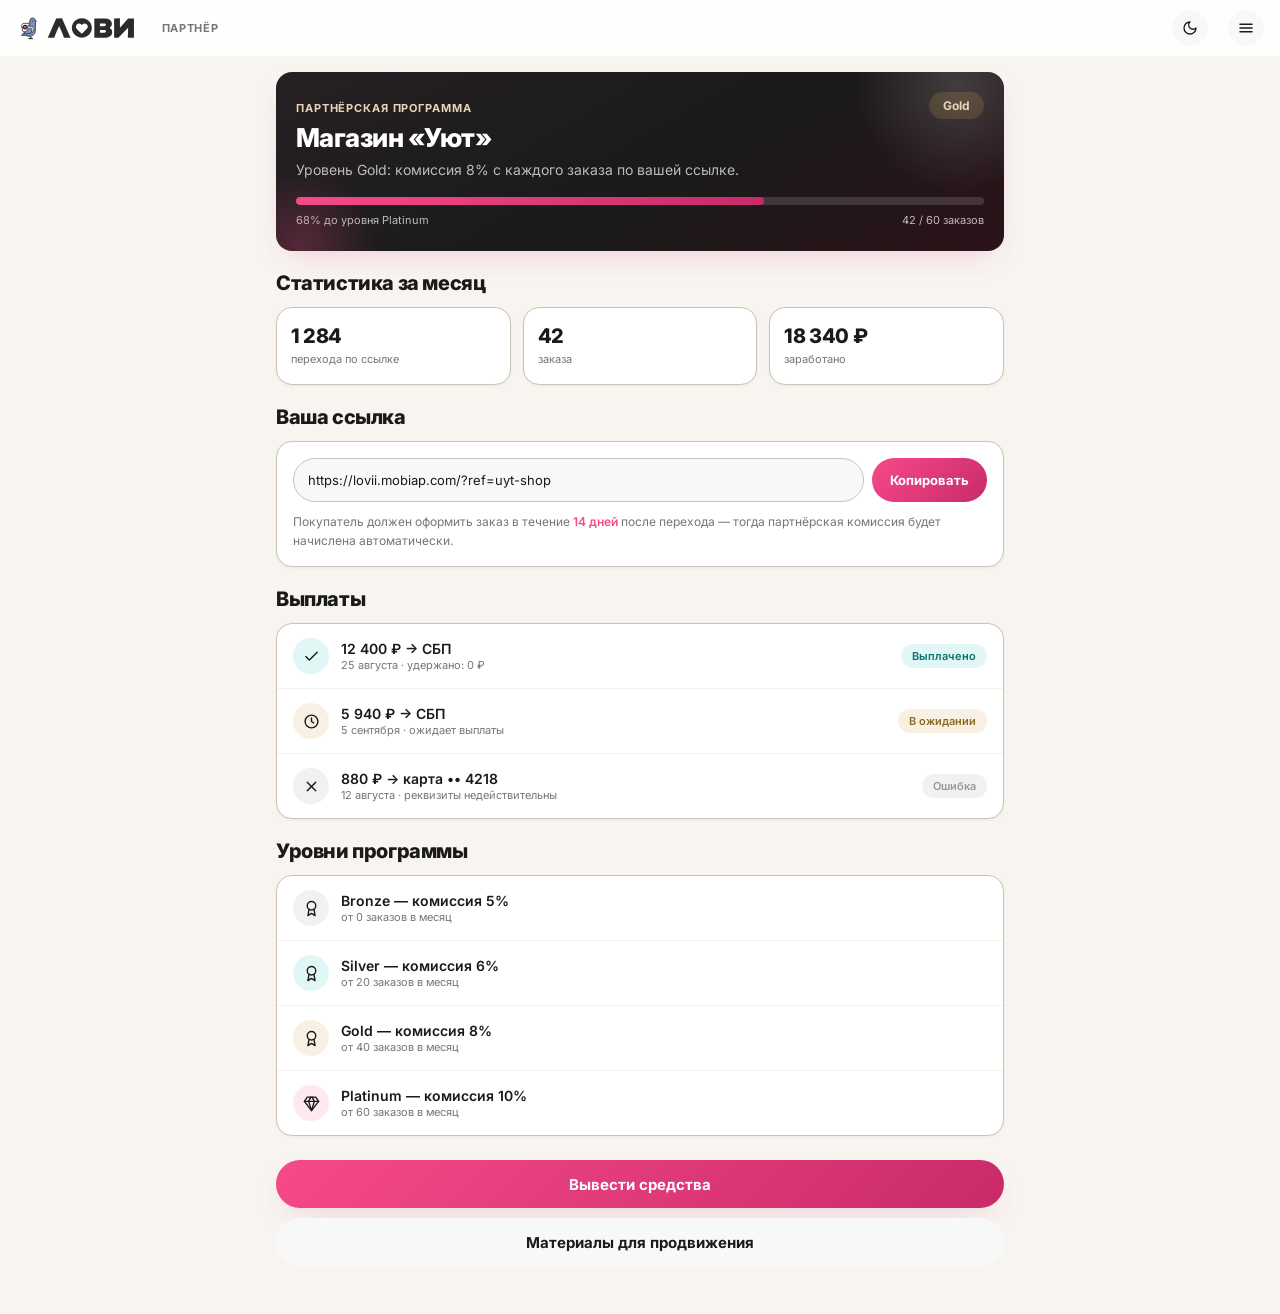
<file: examples/03-partner-portal.html>
<!DOCTYPE html>
<html lang="ru" data-theme="light">
<head>
<meta charset="UTF-8">
<meta name="viewport" content="width=device-width, initial-scale=1, viewport-fit=cover">
<meta name="theme-color" id="metaTheme" content="#f64a8a">
<link rel="icon" type="image/svg+xml" href="../assets/favicon.svg">
<title>LOVII · Пример: партнёрская программа (роль «Партнёр»)</title>
<script>
(function(){try{var t=localStorage.getItem('lovii_theme');
if(!t){t=matchMedia('(prefers-color-scheme: dark)').matches?'dark':'light';}
document.documentElement.setAttribute('data-theme',t);}catch(e){}})();
</script>
<link rel="preconnect" href="https://fonts.googleapis.com">
<link rel="preconnect" href="https://fonts.gstatic.com" crossorigin>
<link href="https://fonts.googleapis.com/css2?family=Inter:wght@400;500;600;700;800&display=swap" rel="stylesheet">
<link rel="stylesheet" href="../tokens/tokens.css">
<style>
* { margin:0; padding:0; box-sizing:border-box; }
body { font-family:var(--lv-font); background:var(--lv-bg); color:var(--lv-ink); -webkit-font-smoothing:antialiased; }
img.logo-dark-img, img.logo-light-img { display:block; height:28px; width:auto; }
html[data-theme="light"] img.logo-dark-img { display:none; }
html[data-theme="dark"] img.logo-light-img { display:none; }

.app-header {
  position:sticky; top:0; z-index:40; height:var(--lv-header-h);
  display:flex; align-items:center; gap:12px; padding:0 var(--lv-pad-x);
  background:var(--lv-glass); backdrop-filter:blur(16px); -webkit-backdrop-filter:blur(16px);
}
.role-pill { font-size:11px; font-weight:700; letter-spacing:.06em; text-transform:uppercase; color:var(--lv-dim); }
.theme-btn { margin-left:auto; width:36px; height:36px; border-radius:var(--lv-r-pill); background:var(--lv-surface);
  display:flex; align-items:center; justify-content:center; font-size:16px; border:0; cursor:pointer; transition:transform .15s ease; }
.theme-btn:active { transform:scale(.95); }
.theme-btn svg { width:16px; height:16px; fill:none; stroke:currentColor; stroke-width:2; stroke-linecap:round; stroke-linejoin:round; }
.theme-btn .tb-sun { display:none; }
html[data-theme="dark"] .theme-btn .tb-sun { display:block; }
html[data-theme="dark"] .theme-btn .tb-moon { display:none; }
.theme-btn svg { width:16px; height:16px; fill:none; stroke:currentColor; stroke-width:2; stroke-linecap:round; stroke-linejoin:round; }
.theme-btn .tb-sun { display:none; }
html[data-theme="dark"] .theme-btn .tb-sun { display:block; }
html[data-theme="dark"] .theme-btn .tb-moon { display:none; }

/* Линейные экраны: капсула 480px → narrow 760px */
.view { max-width:var(--lv-container); margin:0 auto; padding:0 var(--lv-pad-x) 48px; }
@media (min-width:640px){ .view { max-width:var(--lv-container-narrow); } }

.section { margin-top:20px; }
.section-title { font-size:20px; font-weight:800; letter-spacing:-.02em; margin-bottom:12px; }

/* Карточка статуса: чернильный градиент 150deg, текст on-brand */
.status-card {
  margin-top:16px; padding:24px 20px; border-radius:var(--lv-r-lg); position:relative; overflow:hidden;
  background-image:var(--lv-gradient-ink); color:var(--lv-on-brand); box-shadow:var(--lv-shadow-lift);
}
.status-card .tier { font-size:11px; font-weight:700; letter-spacing:.08em; text-transform:uppercase; color:var(--lv-sand); }
.status-card h1 { margin-top:6px; font-size:26px; font-weight:800; letter-spacing:-.02em; }
.status-card p { margin-top:6px; font-size:14px; color:rgba(255,255,255,.7); line-height:1.6; }
.tier-badge {
  position:absolute; top:20px; right:20px; padding:6px 14px; border-radius:var(--lv-r-pill);
  background:rgba(212,168,84,.18); color:var(--lv-sand); font-size:12px; font-weight:700;
}

/* Прогресс до следующего уровня */
.progress-wrap { margin-top:16px; }
.progress-line { height:8px; border-radius:var(--lv-r-pill); background:rgba(255,255,255,.14); overflow:hidden; }
.progress-fill { height:100%; width:68%; border-radius:var(--lv-r-pill); background-image:var(--lv-gradient-brand); }
.progress-note { margin-top:8px; display:flex; justify-content:space-between; font-size:11px; color:rgba(255,255,255,.7); }

/* KPI-тройка */
.stats { display:grid; grid-template-columns:repeat(3,1fr); gap:12px; }
.stat { background:var(--lv-card); border:1px solid var(--lv-line); border-radius:var(--lv-r-lg); padding:16px 14px; box-shadow:var(--lv-shadow-soft); }
.stat .v { font-size:20px; font-weight:800; letter-spacing:-.02em; }
.stat .l { margin-top:4px; font-size:11px; color:var(--lv-dim); line-height:1.4; }

/* Реферальная ссылка */
.link-card { background:var(--lv-card); border:1px solid var(--lv-line); border-radius:var(--lv-r-lg); box-shadow:var(--lv-shadow-soft); padding:16px; }
.link-row { display:flex; gap:8px; }
.link-input {
  flex:1; min-width:0; height:44px; padding:0 14px; border-radius:var(--lv-r-pill); border:1px solid var(--lv-line);
  background:var(--lv-surface); color:var(--lv-ink); font-size:13px; font-family:inherit;
  white-space:nowrap; overflow:hidden; text-overflow:ellipsis;
}
.link-input:focus { outline:none; box-shadow:var(--lv-ring-field); border-color:transparent; }
.copy-btn { height:44px; padding:0 18px; border:0; border-radius:var(--lv-r-pill); cursor:pointer; flex:none;
  background-image:var(--lv-gradient-brand); color:var(--lv-on-brand); font-size:13px; font-weight:700; font-family:inherit;
  transition:transform .15s ease, box-shadow .2s ease; }
.copy-btn:hover { box-shadow:var(--lv-shadow-lift); } .copy-btn:active { transform:scale(.95); }
.link-hint { margin-top:10px; font-size:12px; color:var(--lv-dim); line-height:1.6; }
.link-hint b { color:var(--lv-pink); font-weight:600; }

/* Условия и выплаты: строки карточки */
.list-card { background:var(--lv-card); border:1px solid var(--lv-line); border-radius:var(--lv-r-lg); box-shadow:var(--lv-shadow-soft); overflow:hidden; }
.row { display:flex; align-items:center; gap:12px; padding:14px 16px; border-top:1px solid var(--lv-line-2); }
.row:first-child { border-top:0; }
.row-icon { width:36px; height:36px; border-radius:var(--lv-r-pill); flex:none; display:flex; align-items:center; justify-content:center; font-size:15px; }
.row-icon svg { width:17px; height:17px; fill:none; stroke:currentColor; stroke-width:2; stroke-linecap:round; stroke-linejoin:round; }
.row-icon svg { width:17px; height:17px; fill:none; stroke:currentColor; stroke-width:2; stroke-linecap:round; stroke-linejoin:round; }
.ri-pink { background:var(--lv-soft-pink); } .ri-tiff { background:var(--lv-soft-tiffany); } .ri-gold { background:var(--lv-soft-gold); } .ri-grey { background:var(--lv-grey-soft); }
.row-main { flex:1; min-width:0; }
.row-title { font-size:14px; font-weight:600; }
.row-sub { font-size:11px; color:var(--lv-dim); margin-top:1px; }
.row-sum { font-size:14px; font-weight:700; white-space:nowrap; }

.pill { padding:5px 11px; border-radius:var(--lv-r-pill); font-size:11px; font-weight:600; white-space:nowrap; }
.p-done { background:var(--lv-soft-tiffany); color:var(--lv-tiffany-text); }
.p-wait { background:var(--lv-soft-gold); color:var(--lv-gold-text); }
.p-fail { background:var(--lv-grey-soft); color:#999; }

/* CTA */
.cta { margin-top:24px; display:flex; flex-direction:column; gap:10px; }
.btn { height:48px; border:0; cursor:pointer; border-radius:var(--lv-r-pill); font-family:inherit; font-size:15px; font-weight:700;
  display:flex; align-items:center; justify-content:center; gap:8px; transition:transform .15s ease, box-shadow .2s ease; }
.btn:active { transform:scale(.96); }
.btn-primary { background-image:var(--lv-gradient-brand); color:var(--lv-on-brand); box-shadow:var(--lv-shadow-lift); }
.btn-primary:hover { box-shadow:var(--lv-shadow-toast); }
.btn-ghost { background:var(--lv-surface); color:var(--lv-ink); }

/* Toast */
.toast {
  position:fixed; left:50%; bottom:24px; z-index:60; transform:translateX(-50%) translateY(16px);
  opacity:0; pointer-events:none; padding:12px 18px; border-radius:var(--lv-r-pill);
  background-image:var(--lv-gradient-brand); color:var(--lv-on-brand);
  box-shadow:var(--lv-shadow-toast); font-size:14px; font-weight:600;
  transition:opacity .25s ease, transform .25s cubic-bezier(.32,.72,0,1);
}
.toast.show { opacity:1; transform:translateX(-50%) translateY(0); }

/* Фирменное свечение бренда (v1.7.0) */
.status-card::before, .status-card::after { content:""; position:absolute; border-radius:var(--lv-r-pill); pointer-events:none; }
.status-card::before { width:210px; height:210px; right:-60px; top:-90px; background:radial-gradient(closest-side, rgba(255,255,255,.16), rgba(255,255,255,0)); animation:lv-float 6s ease-in-out infinite; }
.status-card::after { width:150px; height:150px; left:-50px; bottom:-70px; background:radial-gradient(closest-side, rgba(246,74,138,.25), rgba(246,74,138,0)); animation:lv-float 7s ease-in-out 1s infinite reverse; }
</style>
</head>
<body>
<header class="app-header">
  <img src="../assets/lovii-logo-light.svg" class="logo-light-img" alt="Лови">
  <img src="../assets/lovii-logo-dark.svg" class="logo-dark-img" alt="Лови">
  <span class="role-pill">Партнёр</span>
  <button class="theme-btn" id="themeBtn" aria-label="Переключить тему" title="Светлая/тёмная тема">
  <svg class="tb-moon" aria-hidden="true"><use href="../assets/icons.svg#i-moon"/></svg>
  <svg class="tb-sun" aria-hidden="true"><use href="../assets/icons.svg#i-sun"/></svg>
</button>
</header>

<main class="view">
  <!-- Статус на чернильном градиенте; золото — только sand/gold-пара -->
  <section class="status-card lv-enter">
    <span class="tier">Партнёрская программа</span>
    <h1>Магазин «Уют»</h1>
    <p>Уровень Gold: комиссия 8% с каждого заказа по вашей ссылке.</p>
    <span class="tier-badge">Gold</span>
    <div class="progress-wrap">
      <div class="progress-line"><div class="progress-fill"></div></div>
      <div class="progress-note"><span>68% до уровня Platinum</span><span>42 / 60 заказов</span></div>
    </div>
  </section>

  <!-- Статистика -->
  <section class="section">
    <h2 class="section-title">Статистика за месяц</h2>
    <div class="stats">
      <div class="stat"><div class="v">1 284</div><div class="l">перехода по ссылке</div></div>
      <div class="stat"><div class="v">42</div><div class="l">заказа</div></div>
      <div class="stat"><div class="v">18 340 ₽</div><div class="l">заработано</div></div>
    </div>
  </section>

  <!-- Реферальная ссылка -->
  <section class="section">
    <h2 class="section-title">Ваша ссылка</h2>
    <div class="link-card">
      <div class="link-row">
        <input class="link-input" id="refLink" readonly value="https://lovii.mobiap.com/?ref=uyt-shop" aria-label="Реферальная ссылка">
        <button class="copy-btn" id="copyBtn">Копировать</button>
      </div>
      <p class="link-hint">Покупатель должен оформить заказ в течение <b>14 дней</b> после перехода — тогда партнёрская комиссия будет начислена автоматически.</p>
    </div>
  </section>

  <!-- Выплаты -->
  <section class="section">
    <h2 class="section-title">Выплаты</h2>
    <div class="list-card">
      <div class="row">
        <span class="row-icon ri-tiff"><svg aria-hidden="true"><use href="../assets/icons.svg#i-check"/></svg></span>
        <div class="row-main">
          <div class="row-title">12 400 ₽ → СБП</div>
          <div class="row-sub">25 августа · удержано: 0 ₽</div>
        </div>
        <span class="pill p-done">Выплачено</span>
      </div>
      <div class="row">
        <span class="row-icon ri-gold"><svg aria-hidden="true"><use href="../assets/icons.svg#i-clock"/></svg></span>
        <div class="row-main">
          <div class="row-title">5 940 ₽ → СБП</div>
          <div class="row-sub">5 сентября · ожидает выплаты</div>
        </div>
        <span class="pill p-wait">В ожидании</span>
      </div>
      <div class="row">
        <span class="row-icon ri-grey"><svg aria-hidden="true"><use href="../assets/icons.svg#i-x"/></svg></span>
        <div class="row-main">
          <div class="row-title">880 ₽ → карта •• 4218</div>
          <div class="row-sub">12 августа · реквизиты недействительны</div>
        </div>
        <span class="pill p-fail">Ошибка</span>
      </div>
    </div>
  </section>

  <!-- Условия уровней -->
  <section class="section">
    <h2 class="section-title">Уровни программы</h2>
    <div class="list-card">
      <div class="row">
        <span class="row-icon ri-grey"><svg aria-hidden="true"><use href="../assets/icons.svg#i-award"/></svg></span>
        <div class="row-main"><div class="row-title">Bronze — комиссия 5%</div><div class="row-sub">от 0 заказов в месяц</div></div>
      </div>
      <div class="row">
        <span class="row-icon ri-tiff"><svg aria-hidden="true"><use href="../assets/icons.svg#i-award"/></svg></span>
        <div class="row-main"><div class="row-title">Silver — комиссия 6%</div><div class="row-sub">от 20 заказов в месяц</div></div>
      </div>
      <div class="row">
        <span class="row-icon ri-gold"><svg aria-hidden="true"><use href="../assets/icons.svg#i-award"/></svg></span>
        <div class="row-main"><div class="row-title">Gold — комиссия 8%</div><div class="row-sub">от 40 заказов в месяц</div></div>
      </div>
      <div class="row">
        <span class="row-icon ri-pink"><svg aria-hidden="true"><use href="../assets/icons.svg#i-gem"/></svg></span>
        <div class="row-main"><div class="row-title">Platinum — комиссия 10%</div><div class="row-sub">от 60 заказов в месяц</div></div>
      </div>
    </div>
  </section>

  <div class="cta">
    <button class="btn btn-primary">Вывести средства</button>
    <button class="btn btn-ghost">Материалы для продвижения</button>
  </div>
</main>

<div class="toast" id="toast" role="status" aria-live="polite"></div>

<script>
function applyTheme(t){
  document.documentElement.setAttribute('data-theme', t);
  try{ localStorage.setItem('lovii_theme', t); }catch(e){}
  var m = document.getElementById('metaTheme');
  if(m) m.content = t === 'dark' ? '#171219' : '#f64a8a';
}
document.getElementById('themeBtn').addEventListener('click', function(){
  applyTheme(document.documentElement.getAttribute('data-theme') === 'dark' ? 'light' : 'dark');
});
var toastEl = document.getElementById('toast'), toastTimer;
function showToast(text){
  toastEl.innerHTML = '<svg viewBox="0 0 24 24" fill="none" stroke="currentColor" stroke-width="2.4" stroke-linecap="round" stroke-linejoin="round" aria-hidden="true" style="width:14px;height:14px;vertical-align:-2px;margin-right:6px"><path d="M5 13l4 4L19 7"/></svg>' + text;
  toastEl.classList.add('show');
  clearTimeout(toastTimer);
  toastTimer = setTimeout(function(){ toastEl.classList.remove('show'); }, 2400);
}
document.getElementById('copyBtn').addEventListener('click', function(){
  var input = document.getElementById('refLink');
  var done = function(){ showToast('Ссылка скопирована'); };
  if (navigator.clipboard) { navigator.clipboard.writeText(input.value).then(done, done); }
  else { input.select(); try{ document.execCommand('copy'); }catch(e){} done(); }
});
</script>

<script src="../assets/nav.js" defer></script>
</body>
</html>
</file>
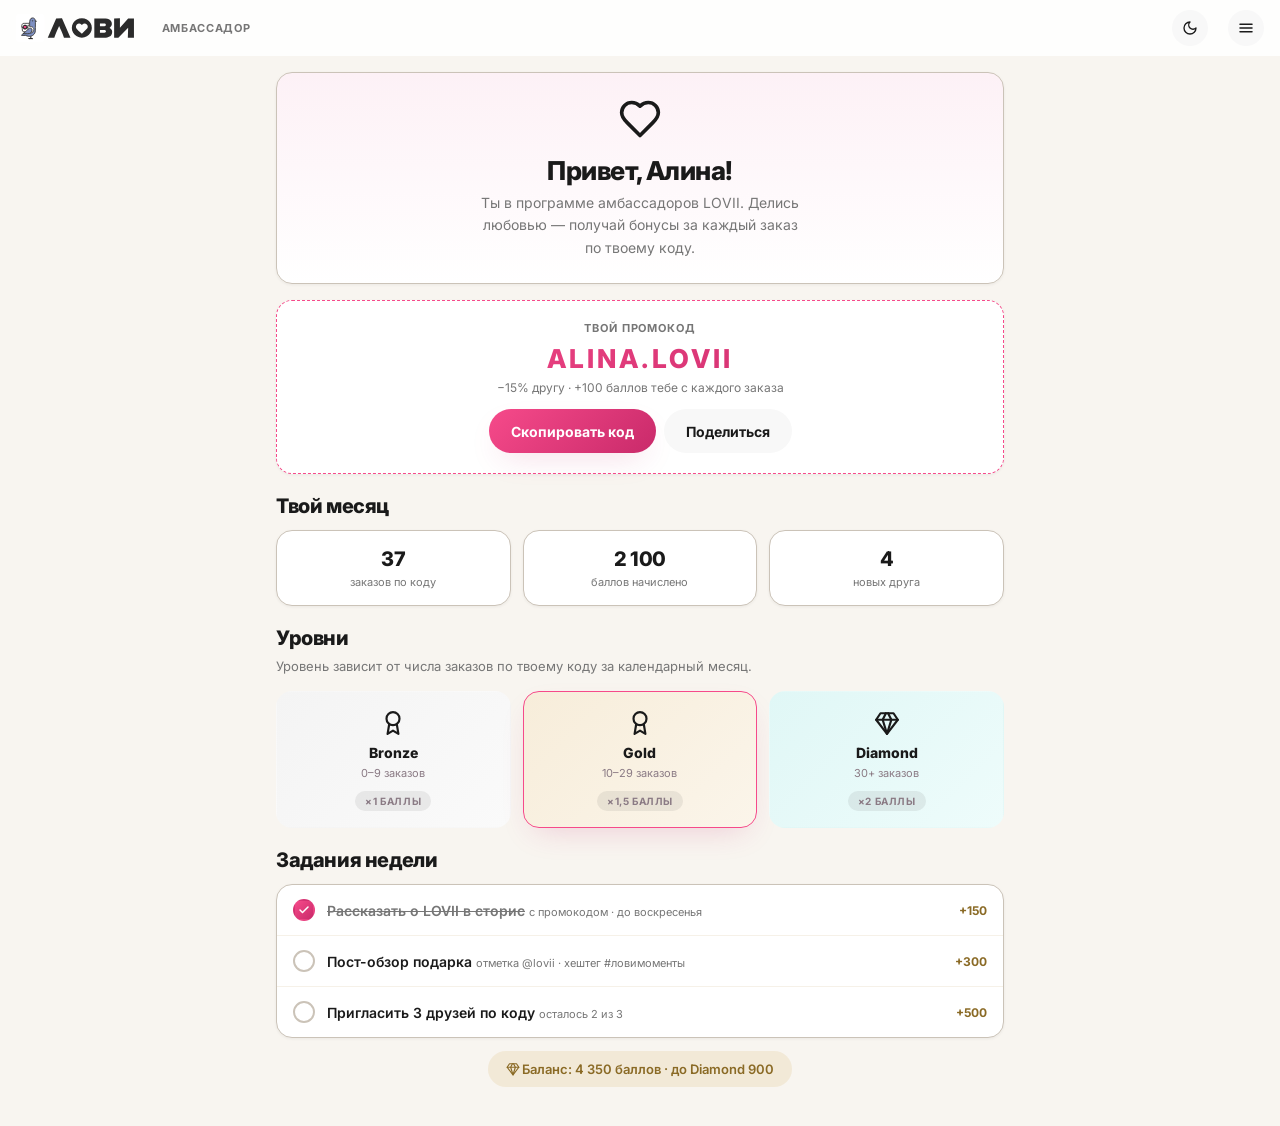
<file: examples/04-ambassador-program.html>
<!DOCTYPE html>
<html lang="ru" data-theme="light">
<head>
<meta charset="UTF-8">
<meta name="viewport" content="width=device-width, initial-scale=1, viewport-fit=cover">
<meta name="theme-color" id="metaTheme" content="#f64a8a">
<link rel="icon" type="image/svg+xml" href="../assets/favicon.svg">
<title>LOVII · Пример: амбассадоры (роль «Амбассадор»)</title>
<script>
(function(){try{var t=localStorage.getItem('lovii_theme');
if(!t){t=matchMedia('(prefers-color-scheme: dark)').matches?'dark':'light';}
document.documentElement.setAttribute('data-theme',t);}catch(e){}})();
</script>
<link rel="preconnect" href="https://fonts.googleapis.com">
<link rel="preconnect" href="https://fonts.gstatic.com" crossorigin>
<link href="https://fonts.googleapis.com/css2?family=Inter:wght@400;500;600;700;800&display=swap" rel="stylesheet">
<link rel="stylesheet" href="../tokens/tokens.css">
<style>
* { margin:0; padding:0; box-sizing:border-box; }
body { font-family:var(--lv-font); background:var(--lv-bg); color:var(--lv-ink); -webkit-font-smoothing:antialiased; }
img.logo-dark-img, img.logo-light-img { display:block; height:28px; width:auto; }
html[data-theme="light"] img.logo-dark-img { display:none; }
html[data-theme="dark"] img.logo-light-img { display:none; }

.app-header {
  position:sticky; top:0; z-index:40; height:var(--lv-header-h);
  display:flex; align-items:center; gap:12px; padding:0 var(--lv-pad-x);
  background:var(--lv-glass); backdrop-filter:blur(16px); -webkit-backdrop-filter:blur(16px);
}
.role-pill { font-size:11px; font-weight:700; letter-spacing:.06em; text-transform:uppercase; color:var(--lv-dim); }
.theme-btn { margin-left:auto; width:36px; height:36px; border-radius:var(--lv-r-pill); background:var(--lv-surface);
  display:flex; align-items:center; justify-content:center; font-size:16px; border:0; cursor:pointer; transition:transform .15s ease; }
.theme-btn:active { transform:scale(.95); }
.theme-btn svg { width:16px; height:16px; fill:none; stroke:currentColor; stroke-width:2; stroke-linecap:round; stroke-linejoin:round; }
.theme-btn .tb-sun { display:none; }
html[data-theme="dark"] .theme-btn .tb-sun { display:block; }
html[data-theme="dark"] .theme-btn .tb-moon { display:none; }
.theme-btn svg { width:16px; height:16px; fill:none; stroke:currentColor; stroke-width:2; stroke-linecap:round; stroke-linejoin:round; }
.theme-btn .tb-sun { display:none; }
html[data-theme="dark"] .theme-btn .tb-sun { display:block; }
html[data-theme="dark"] .theme-btn .tb-moon { display:none; }

.view { max-width:var(--lv-container); margin:0 auto; padding:0 var(--lv-pad-x) 48px; }
@media (min-width:640px){ .view { max-width:var(--lv-container-narrow); } }

.section { margin-top:20px; }
.section-title { font-size:20px; font-weight:800; letter-spacing:-.02em; margin-bottom:12px; }
.section-sub { font-size:13px; color:var(--lv-dim); line-height:1.6; margin-top:-6px; margin-bottom:14px; }

/* Hero: мягкий, на hero-top → card (не брендовый градиент!) */
.hero { margin-top:16px; padding:24px 20px; border-radius:var(--lv-r-lg);
  background:linear-gradient(180deg, var(--lv-hero-top), var(--lv-card));
  border:1px solid var(--lv-line); box-shadow:var(--lv-shadow-soft); text-align:center; }
.hero .ico { width:44px; height:44px; fill:none; stroke:currentColor; stroke-width:2; stroke-linecap:round; stroke-linejoin:round; animation:lv-float 5s ease-in-out infinite; }
.hero h1 { margin-top:10px; font-size:26px; font-weight:800; letter-spacing:-.02em; }
.hero p { margin-top:6px; font-size:14px; color:var(--lv-dim); line-height:1.6; max-width:36ch; margin-left:auto; margin-right:auto; }

/* Промокод: пунктирный бордер, моноширинный код */
.promo-card { margin-top:16px; padding:20px; border-radius:var(--lv-r-lg); text-align:center;
  background:var(--lv-card); border:1px dashed var(--lv-pink); box-shadow:var(--lv-shadow-soft); }
.promo-label { font-size:11px; font-weight:700; letter-spacing:.08em; text-transform:uppercase; color:var(--lv-dim); }
.promo-code { margin-top:8px; font-size:26px; font-weight:800; letter-spacing:.12em;
  background-image:var(--lv-gradient-brand); -webkit-background-clip:text; background-clip:text; color:transparent; }
.promo-note { margin-top:6px; font-size:12px; color:var(--lv-dim); }
.promo-actions { margin-top:14px; display:flex; gap:8px; justify-content:center; flex-wrap:wrap; }

/* Кнопки */
.btn { height:44px; padding:0 22px; border:0; cursor:pointer; border-radius:var(--lv-r-pill); font-family:inherit;
  font-size:14px; font-weight:700; display:inline-flex; align-items:center; justify-content:center; gap:8px;
  transition:transform .15s ease, box-shadow .2s ease; }
.btn:active { transform:scale(.96); }
.btn-primary { background-image:var(--lv-gradient-brand); color:var(--lv-on-brand); box-shadow:var(--lv-shadow-lift); }
.btn-primary:hover { box-shadow:var(--lv-shadow-toast); }
.btn-ghost { background:var(--lv-surface); color:var(--lv-ink); }

/* Статистика приглашений */
.stats { display:grid; grid-template-columns:repeat(3,1fr); gap:12px; }
.stat { background:var(--lv-card); border:1px solid var(--lv-line); border-radius:var(--lv-r-lg); padding:16px 12px; text-align:center; box-shadow:var(--lv-shadow-soft); }
.stat .v { font-size:20px; font-weight:800; letter-spacing:-.02em; }
.stat .l { margin-top:4px; font-size:11px; color:var(--lv-dim); }

/* Уровни: карточки с плиточными подложками (плитки фиксированно светлые — текст только on-tile) */
.levels { display:grid; grid-template-columns:repeat(3,1fr); gap:12px; }
.level { border-radius:var(--lv-r-lg); padding:18px 12px 16px; text-align:center; border:1px solid transparent; transition:transform .15s ease, box-shadow .2s ease; }
.level:hover { box-shadow:var(--lv-shadow-lift); }
.level .medal { display:flex; align-items:center; justify-content:center; }
.level .medal svg { width:26px; height:26px; fill:none; stroke:currentColor; stroke-width:2; stroke-linecap:round; stroke-linejoin:round; }
.level .name { margin-top:8px; font-size:14px; font-weight:800; color:var(--lv-on-tile); }
.level .cond { margin-top:4px; font-size:11px; line-height:1.5; color:var(--lv-on-tile-dim); }
.level .reward { margin-top:10px; display:inline-block; padding:4px 10px; border-radius:var(--lv-r-pill); font-size:10px; font-weight:700; letter-spacing:.06em; text-transform:uppercase; background:var(--lv-tile-chip); color:var(--lv-on-tile-dim); }
.lv-bronze { background-image:var(--lv-tile-ink); }
.lv-silver { background-image:var(--lv-tile-tiffany); }
.lv-gold { background-image:var(--lv-tile-gold); }
.level.current { border-color:var(--lv-pink); box-shadow:var(--lv-shadow-lift); }

/* Задания: чек-лист */
.tasks { background:var(--lv-card); border:1px solid var(--lv-line); border-radius:var(--lv-r-lg); box-shadow:var(--lv-shadow-soft); overflow:hidden; }
.task { display:flex; align-items:center; gap:12px; padding:14px 16px; border-top:1px solid var(--lv-line-2); }
.task:first-child { border-top:0; }
.checkbox { width:22px; height:22px; border-radius:var(--lv-r-pill); flex:none; display:flex; align-items:center; justify-content:center;
  font-size:12px; border:2px solid var(--lv-line); color:transparent; transition:all .2s ease; }
.task.done .checkbox { background-image:var(--lv-gradient-brand); border-color:transparent; color:var(--lv-on-brand); }
.checkbox svg { width:12px; height:12px; fill:none; stroke:currentColor; stroke-width:3; stroke-linecap:round; stroke-linejoin:round; }
.pill-ico { width:14px; height:14px; fill:none; stroke:currentColor; stroke-width:2; stroke-linecap:round; stroke-linejoin:round; vertical-align:-2px; margin-right:2px; }
.checkbox svg { width:12px; height:12px; fill:none; stroke:currentColor; stroke-width:3; stroke-linecap:round; stroke-linejoin:round; }
.pill-ico { width:14px; height:14px; fill:none; stroke:currentColor; stroke-width:2; stroke-linecap:round; stroke-linejoin:round; vertical-align:-2px; margin-right:2px; }
.task-main { flex:1; min-width:0; }
.task-title { font-size:14px; font-weight:600; }
.task-sub { font-size:11px; color:var(--lv-dim); margin-top:1px; }
.task-xp { font-size:12px; font-weight:700; color:var(--lv-gold-text); white-space:nowrap; }
.task.done .task-title { color:var(--lv-dim); text-decoration:line-through; }

.pill { padding:5px 11px; border-radius:var(--lv-r-pill); font-size:11px; font-weight:600; white-space:nowrap; }
.p-gold { background:var(--lv-soft-gold); color:var(--lv-gold-text); }
.p-pink { background:var(--lv-soft-pink); color:var(--lv-pink-dark); }

/* Toast */
.toast {
  position:fixed; left:50%; bottom:24px; z-index:60; transform:translateX(-50%) translateY(16px);
  opacity:0; pointer-events:none; padding:12px 18px; border-radius:var(--lv-r-pill);
  background-image:var(--lv-gradient-brand); color:var(--lv-on-brand);
  box-shadow:var(--lv-shadow-toast); font-size:14px; font-weight:600;
  transition:opacity .25s ease, transform .25s cubic-bezier(.32,.72,0,1);
}
.toast.show { opacity:1; transform:translateX(-50%) translateY(0); }
</style>
</head>
<body>
<header class="app-header">
  <img src="../assets/lovii-logo-light.svg" class="logo-light-img" alt="Лови">
  <img src="../assets/lovii-logo-dark.svg" class="logo-dark-img" alt="Лови">
  <span class="role-pill">Амбассадор</span>
  <button class="theme-btn" id="themeBtn" aria-label="Переключить тему" title="Светлая/тёмная тема">
  <svg class="tb-moon" aria-hidden="true"><use href="../assets/icons.svg#i-moon"/></svg>
  <svg class="tb-sun" aria-hidden="true"><use href="../assets/icons.svg#i-sun"/></svg>
</button>
</header>

<main class="view">
  <!-- Hero: мягкая подача (hero-top), эмодзи левитирует (lv-float) -->
  <section class="hero lv-enter">
    <svg class="ico" aria-hidden="true"><use href="../assets/icons.svg#i-heart"/></svg>
    <h1>Привет, Алина!</h1>
    <p>Ты в программе амбассадоров LOVII. Делись любовью — получай бонусы за каждый заказ по твоему коду.</p>
  </section>

  <!-- Промокод: градиентный текст вместо градиентной заливки -->
  <section class="promo-card">
    <div class="promo-label">Твой промокод</div>
    <div class="promo-code">ALINA.LOVII</div>
    <div class="promo-note">−15% другу · +100 баллов тебе с каждого заказа</div>
    <div class="promo-actions">
      <button class="btn btn-primary" id="copyBtn">Скопировать код</button>
      <button class="btn btn-ghost" id="shareBtn">Поделиться</button>
    </div>
  </section>

  <!-- Статистика -->
  <section class="section">
    <h2 class="section-title">Твой месяц</h2>
    <div class="stats">
      <div class="stat"><div class="v">37</div><div class="l">заказов по коду</div></div>
      <div class="stat"><div class="v">2 100</div><div class="l">баллов начислено</div></div>
      <div class="stat"><div class="v">4</div><div class="l">новых друга</div></div>
    </div>
  </section>

  <!-- Уровни: текущий подсвечен розовым бордером -->
  <section class="section">
    <h2 class="section-title">Уровни</h2>
    <p class="section-sub">Уровень зависит от числа заказов по твоему коду за календарный месяц.</p>
    <div class="levels">
      <div class="level lv-bronze">
        <div class="medal"><svg aria-hidden="true"><use href="../assets/icons.svg#i-award"/></svg></div>
        <div class="name">Bronze</div>
        <div class="cond">0–9 заказов</div>
        <span class="reward">×1 баллы</span>
      </div>
      <div class="level lv-gold current">
        <div class="medal"><svg aria-hidden="true"><use href="../assets/icons.svg#i-award"/></svg></div>
        <div class="name">Gold</div>
        <div class="cond">10–29 заказов</div>
        <span class="reward">×1,5 баллы</span>
      </div>
      <div class="level lv-silver">
        <div class="medal"><svg aria-hidden="true"><use href="../assets/icons.svg#i-gem"/></svg></div>
        <div class="name">Diamond</div>
        <div class="cond">30+ заказов</div>
        <span class="reward">×2 баллы</span>
      </div>
    </div>
  </section>

  <!-- Задания: интерактивный чек-лист -->
  <section class="section">
    <h2 class="section-title">Задания недели</h2>
    <div class="tasks" id="tasks">
      <label class="task done">
        <span class="checkbox"><svg aria-hidden="true"><use href="../assets/icons.svg#i-check"/></svg></span>
        <span class="task-main">
          <span class="task-title">Рассказать о LOVII в сторис</span>
          <span class="task-sub">с промокодом · до воскресенья</span>
        </span>
        <span class="task-xp">+150</span>
      </label>
      <label class="task">
        <span class="checkbox"><svg aria-hidden="true"><use href="../assets/icons.svg#i-check"/></svg></span>
        <span class="task-main">
          <span class="task-title">Пост-обзор подарка</span>
          <span class="task-sub">отметка @lovii · хештег #ловимоменты</span>
        </span>
        <span class="task-xp">+300</span>
      </label>
      <label class="task">
        <span class="checkbox"><svg aria-hidden="true"><use href="../assets/icons.svg#i-check"/></svg></span>
        <span class="task-main">
          <span class="task-title">Пригласить 3 друзей по коду</span>
          <span class="task-sub">осталось 2 из 3</span>
        </span>
        <span class="task-xp">+500</span>
      </label>
    </div>
  </section>

  <!-- Баланс: пилюля на soft-gold, а не голый gold -->
  <section class="section" style="text-align:center">
    <span class="pill p-gold" style="font-size:13px; padding:10px 18px"><svg class="pill-ico" aria-hidden="true"><use href="../assets/icons.svg#i-gem"/></svg>Баланс: 4 350 баллов · до Diamond 900</span>
  </section>
</main>

<div class="toast" id="toast" role="status" aria-live="polite"></div>

<script>
function applyTheme(t){
  document.documentElement.setAttribute('data-theme', t);
  try{ localStorage.setItem('lovii_theme', t); }catch(e){}
  var m = document.getElementById('metaTheme');
  if(m) m.content = t === 'dark' ? '#171219' : '#f64a8a';
}
document.getElementById('themeBtn').addEventListener('click', function(){
  applyTheme(document.documentElement.getAttribute('data-theme') === 'dark' ? 'light' : 'dark');
});
var toastEl = document.getElementById('toast'), toastTimer;
function showToast(text){
  toastEl.innerHTML = '<svg viewBox="0 0 24 24" fill="none" stroke="currentColor" stroke-width="2.4" stroke-linecap="round" stroke-linejoin="round" aria-hidden="true" style="width:14px;height:14px;vertical-align:-2px;margin-right:6px"><path d="M5 13l4 4L19 7"/></svg>' + text;
  toastEl.classList.add('show');
  clearTimeout(toastTimer);
  toastTimer = setTimeout(function(){ toastEl.classList.remove('show'); }, 2400);
}
document.getElementById('copyBtn').addEventListener('click', function(){
  var done = function(){ showToast('Промокод ALINA.LOVII скопирован'); };
  if (navigator.clipboard) { navigator.clipboard.writeText('ALINA.LOVII').then(done, done); } else { done(); }
});
document.getElementById('shareBtn').addEventListener('click', function(){
  showToast('Ссылка готова — отправь её в мессенджер');
});
/* Чек-лист: клик переключает состояние */
document.querySelectorAll('#tasks .task').forEach(function(t){
  t.addEventListener('click', function(){ t.classList.toggle('done'); });
});
</script>

<script src="../assets/nav.js" defer></script>
</body>
</html>
</file>
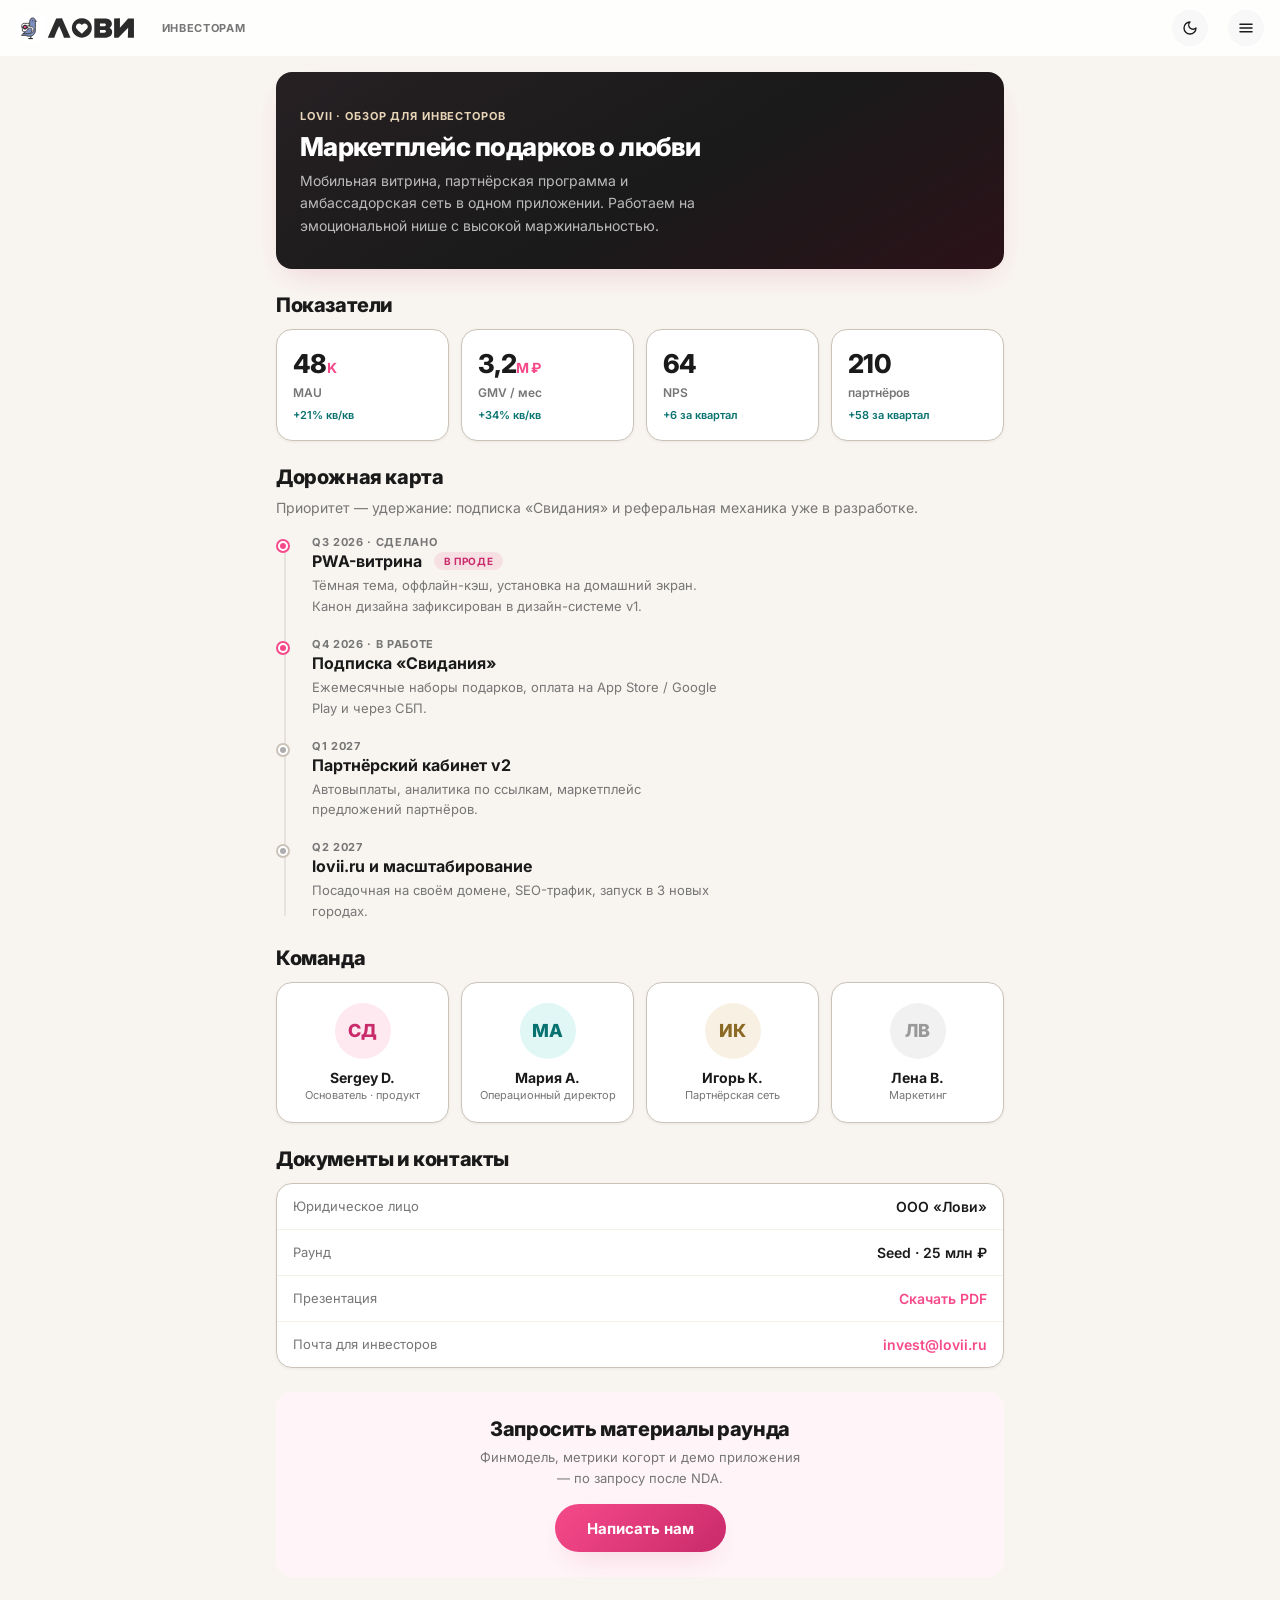
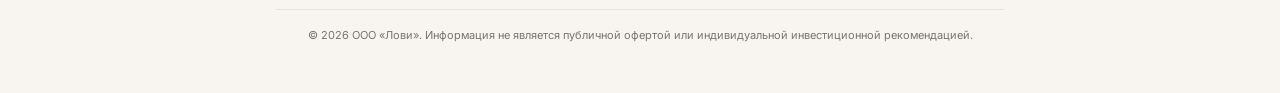
<file: examples/05-investor-overview.html>
<!DOCTYPE html>
<html lang="ru" data-theme="light">
<head>
<meta charset="UTF-8">
<meta name="viewport" content="width=device-width, initial-scale=1, viewport-fit=cover">
<meta name="theme-color" id="metaTheme" content="#f64a8a">
<link rel="icon" type="image/svg+xml" href="../assets/favicon.svg">
<title>LOVII · Пример: обзор для инвесторов (роль «Инвестор»)</title>
<script>
(function(){try{var t=localStorage.getItem('lovii_theme');
if(!t){t=matchMedia('(prefers-color-scheme: dark)').matches?'dark':'light';}
document.documentElement.setAttribute('data-theme',t);}catch(e){}})();
</script>
<link rel="preconnect" href="https://fonts.googleapis.com">
<link rel="preconnect" href="https://fonts.gstatic.com" crossorigin>
<link href="https://fonts.googleapis.com/css2?family=Inter:wght@400;500;600;700;800&display=swap" rel="stylesheet">
<link rel="stylesheet" href="../tokens/tokens.css">
<style>
* { margin:0; padding:0; box-sizing:border-box; }
body { font-family:var(--lv-font); background:var(--lv-bg); color:var(--lv-ink); -webkit-font-smoothing:antialiased; }
img.logo-dark-img, img.logo-light-img { display:block; height:28px; width:auto; }
html[data-theme="light"] img.logo-dark-img { display:none; }
html[data-theme="dark"] img.logo-light-img { display:none; }

.app-header {
  position:sticky; top:0; z-index:40; height:var(--lv-header-h);
  display:flex; align-items:center; gap:12px; padding:0 var(--lv-pad-x);
  background:var(--lv-glass); backdrop-filter:blur(16px); -webkit-backdrop-filter:blur(16px);
}
.role-pill { font-size:11px; font-weight:700; letter-spacing:.06em; text-transform:uppercase; color:var(--lv-dim); }
.theme-btn { margin-left:auto; width:36px; height:36px; border-radius:var(--lv-r-pill); background:var(--lv-surface);
  display:flex; align-items:center; justify-content:center; font-size:16px; border:0; cursor:pointer; transition:transform .15s ease; }
.theme-btn:active { transform:scale(.95); }
.theme-btn svg { width:16px; height:16px; fill:none; stroke:currentColor; stroke-width:2; stroke-linecap:round; stroke-linejoin:round; }
.theme-btn .tb-sun { display:none; }
html[data-theme="dark"] .theme-btn .tb-sun { display:block; }
html[data-theme="dark"] .theme-btn .tb-moon { display:none; }
.theme-btn svg { width:16px; height:16px; fill:none; stroke:currentColor; stroke-width:2; stroke-linecap:round; stroke-linejoin:round; }
.theme-btn .tb-sun { display:none; }
html[data-theme="dark"] .theme-btn .tb-sun { display:block; }
html[data-theme="dark"] .theme-btn .tb-moon { display:none; }

/* Документный экран: узкая колонка 760px */
.view { max-width:var(--lv-container); margin:0 auto; padding:0 var(--lv-pad-x) 48px; }
@media (min-width:640px){ .view { max-width:var(--lv-container-narrow); } }

.section { margin-top:24px; }
.section-title { font-size:20px; font-weight:800; letter-spacing:-.02em; margin-bottom:12px; }
.section-lead { font-size:14px; color:var(--lv-dim); line-height:1.6; margin-top:-4px; margin-bottom:16px; }

/* Герой: чернильный градиент 150deg, тёплый белый текст */
.hero { margin-top:16px; padding:32px 24px; border-radius:var(--lv-r-lg);
  background-image:var(--lv-gradient-ink); color:var(--lv-on-brand); box-shadow:var(--lv-shadow-lift); }
.hero .kicker { font-size:11px; font-weight:700; letter-spacing:.08em; text-transform:uppercase; color:var(--lv-sand); }
.hero h1 { margin-top:8px; font-size:26px; font-weight:800; letter-spacing:-.02em; line-height:1.15; }
.hero p { margin-top:8px; font-size:14px; line-height:1.6; color:rgba(255,255,255,.7); max-width:44ch; }

/* Метрики: 2×2 */
.metrics { display:grid; grid-template-columns:repeat(2,1fr); gap:12px; }
@media (min-width:640px){ .metrics { grid-template-columns:repeat(4,1fr); } }
.metric { background:var(--lv-card); border:1px solid var(--lv-line); border-radius:var(--lv-r-lg); padding:18px 16px; box-shadow:var(--lv-shadow-soft); }
.metric .v { font-size:26px; font-weight:800; letter-spacing:-.02em; }
.metric .v span { font-size:14px; font-weight:700; color:var(--lv-pink); }
.metric .l { margin-top:6px; font-size:12px; font-weight:600; color:var(--lv-dim); }
.metric .d { margin-top:8px; font-size:11px; font-weight:600; color:var(--lv-tiffany-text); }

/* Роадмап: таймлайн на хайрлайнах, точки пульсируют */
.timeline { position:relative; padding-left:28px; }
.timeline::before { content:''; position:absolute; left:8px; top:6px; bottom:6px; width:2px; background:var(--lv-hairline); border-radius:var(--lv-r-pill); }
.milestone { position:relative; padding:0 0 20px 8px; }
.milestone:last-child { padding-bottom:0; }
.milestone .dot { position:absolute; left:-28px; top:4px; width:14px; height:14px; border-radius:var(--lv-r-pill); background:var(--lv-card); border:2px solid var(--lv-pink); display:flex; align-items:center; justify-content:center; }
.milestone .dot::after { content:''; width:6px; height:6px; border-radius:var(--lv-r-pill); background:var(--lv-pink); }
.milestone.future .dot { border-color:var(--lv-line); } .milestone.future .dot::after { background:var(--lv-dim); animation:none; opacity:.6; }
.milestone .q { font-size:11px; font-weight:700; letter-spacing:.06em; text-transform:uppercase; color:var(--lv-dim); }
.milestone h3 { margin-top:2px; font-size:16px; font-weight:700; }
.milestone p { margin-top:4px; font-size:13px; color:var(--lv-dim); line-height:1.6; max-width:52ch; }
.milestone .now { margin-left:8px; padding:3px 10px; border-radius:var(--lv-r-pill); background:var(--lv-soft-pink); color:var(--lv-pink-dark); font-size:10px; font-weight:700; letter-spacing:.06em; text-transform:uppercase; vertical-align:2px; }

/* Команда */
.team { display:grid; grid-template-columns:repeat(2,1fr); gap:12px; }
@media (min-width:640px){ .team { grid-template-columns:repeat(4,1fr); } }
.member { background:var(--lv-card); border:1px solid var(--lv-line); border-radius:var(--lv-r-lg); padding:20px 14px; text-align:center; box-shadow:var(--lv-shadow-soft); }
.member .ph { width:56px; height:56px; margin:0 auto; border-radius:var(--lv-r-pill); display:flex; align-items:center; justify-content:center; font-size:18px; font-weight:800; }
.mp-pink { background:var(--lv-soft-pink); color:var(--lv-pink-dark); }
.mp-tiff { background:var(--lv-soft-tiffany); color:var(--lv-tiffany-text); }
.mp-gold { background:var(--lv-soft-gold); color:var(--lv-gold-text); }
.mp-grey { background:var(--lv-grey-soft); color:#999; }
.member .n { margin-top:10px; font-size:14px; font-weight:700; }
.member .r { margin-top:2px; font-size:11px; color:var(--lv-dim); }

/* Контакты: строки */
.facts { background:var(--lv-card); border:1px solid var(--lv-line); border-radius:var(--lv-r-lg); box-shadow:var(--lv-shadow-soft); overflow:hidden; }
.fact { display:flex; align-items:center; gap:12px; padding:14px 16px; border-top:1px solid var(--lv-line-2); }
.fact:first-child { border-top:0; }
.fact .k { flex:1; font-size:13px; color:var(--lv-dim); }
.fact .v { font-size:14px; font-weight:600; text-align:right; }
.fact .v a { color:var(--lv-pink); text-decoration:none; }

/* CTA */
.cta { margin-top:24px; padding:24px 20px; border-radius:var(--lv-r-lg); text-align:center;
  background:var(--lv-kpi-soft); border:1px solid transparent; }
.cta h2 { font-size:20px; font-weight:800; letter-spacing:-.02em; }
.cta p { margin:6px auto 16px; font-size:13px; color:var(--lv-dim); line-height:1.6; max-width:40ch; }
.btn { height:48px; padding:0 32px; border:0; cursor:pointer; border-radius:var(--lv-r-pill); font-family:inherit;
  font-size:15px; font-weight:700; display:inline-flex; align-items:center; justify-content:center;
  background-image:var(--lv-gradient-brand); color:var(--lv-on-brand); box-shadow:var(--lv-shadow-lift);
  transition:transform .15s ease, box-shadow .2s ease; text-decoration:none; }
.btn:hover { box-shadow:var(--lv-shadow-toast); } .btn:active { transform:scale(.96); }

footer { margin-top:32px; padding-top:16px; border-top:1px solid var(--lv-hairline);
  font-size:11px; color:var(--lv-dim); line-height:1.7; text-align:center; }
</style>
</head>
<body>
<header class="app-header">
  <img src="../assets/lovii-logo-light.svg" class="logo-light-img" alt="Лови">
  <img src="../assets/lovii-logo-dark.svg" class="logo-dark-img" alt="Лови">
  <span class="role-pill">Инвесторам</span>
  <button class="theme-btn" id="themeBtn" aria-label="Переключить тему" title="Светлая/тёмная тема">
  <svg class="tb-moon" aria-hidden="true"><use href="../assets/icons.svg#i-moon"/></svg>
  <svg class="tb-sun" aria-hidden="true"><use href="../assets/icons.svg#i-sun"/></svg>
</button>
</header>

<main class="view">
  <section class="hero lv-enter">
    <span class="kicker">LOVII · Обзор для инвесторов</span>
    <h1>Маркетплейс подарков о любви</h1>
    <p>Мобильная витрина, партнёрская программа и амбассадорская сеть в одном приложении. Работаем на эмоциональной нише с высокой маржинальностью.</p>
  </section>

  <!-- Метрики -->
  <section class="section">
    <h2 class="section-title">Показатели</h2>
    <div class="metrics">
      <div class="metric">
        <div class="v">48<span>K</span></div>
        <div class="l">MAU</div>
        <div class="d">+21% кв/кв</div>
      </div>
      <div class="metric">
        <div class="v">3,2<span>М ₽</span></div>
        <div class="l">GMV / мес</div>
        <div class="d">+34% кв/кв</div>
      </div>
      <div class="metric">
        <div class="v">64</div>
        <div class="l">NPS</div>
        <div class="d">+6 за квартал</div>
      </div>
      <div class="metric">
        <div class="v">210</div>
        <div class="l">партнёров</div>
        <div class="d">+58 за квартал</div>
      </div>
    </div>
  </section>

  <!-- Роадмап -->
  <section class="section">
    <h2 class="section-title">Дорожная карта</h2>
    <p class="section-lead">Приоритет — удержание: подписка «Свидания» и реферальная механика уже в разработке.</p>
    <div class="timeline">
      <div class="milestone">
        <span class="dot"></span>
        <div class="q">Q3 2026 · сделано</div>
        <h3>PWA-витрина <span class="now">в проде</span></h3>
        <p>Тёмная тема, оффлайн-кэш, установка на домашний экран. Канон дизайна зафиксирован в дизайн-системе v1.</p>
      </div>
      <div class="milestone">
        <span class="dot"></span>
        <div class="q">Q4 2026 · в работе</div>
        <h3>Подписка «Свидания»</h3>
        <p>Ежемесячные наборы подарков, оплата на App Store / Google Play и через СБП.</p>
      </div>
      <div class="milestone future">
        <span class="dot"></span>
        <div class="q">Q1 2027</div>
        <h3>Партнёрский кабинет v2</h3>
        <p>Автовыплаты, аналитика по ссылкам, маркетплейс предложений партнёров.</p>
      </div>
      <div class="milestone future">
        <span class="dot"></span>
        <div class="q">Q2 2027</div>
        <h3>lovii.ru и масштабирование</h3>
        <p>Посадочная на своём домене, SEO-трафик, запуск в 3 новых городах.</p>
      </div>
    </div>
  </section>

  <!-- Команда -->
  <section class="section">
    <h2 class="section-title">Команда</h2>
    <div class="team">
      <div class="member">
        <div class="ph mp-pink">СД</div>
        <div class="n">Sergey D.</div>
        <div class="r">Основатель · продукт</div>
      </div>
      <div class="member">
        <div class="ph mp-tiff">МА</div>
        <div class="n">Мария А.</div>
        <div class="r">Операционный директор</div>
      </div>
      <div class="member">
        <div class="ph mp-gold">ИК</div>
        <div class="n">Игорь К.</div>
        <div class="r">Партнёрская сеть</div>
      </div>
      <div class="member">
        <div class="ph mp-grey">ЛВ</div>
        <div class="n">Лена В.</div>
        <div class="r">Маркетинг</div>
      </div>
    </div>
  </section>

  <!-- Факты -->
  <section class="section">
    <h2 class="section-title">Документы и контакты</h2>
    <div class="facts">
      <div class="fact">
        <span class="k">Юридическое лицо</span>
        <span class="v">ООО «Лови»</span>
      </div>
      <div class="fact">
        <span class="k">Раунд</span>
        <span class="v">Seed · 25 млн ₽</span>
      </div>
      <div class="fact">
        <span class="k">Презентация</span>
        <span class="v"><a href="#">Скачать PDF</a></span>
      </div>
      <div class="fact">
        <span class="k">Почта для инвесторов</span>
        <span class="v"><a href="mailto:invest@lovii.ru">invest@lovii.ru</a></span>
      </div>
    </div>
  </section>

  <section class="cta">
    <h2>Запросить материалы раунда</h2>
    <p>Финмодель, метрики когорт и демо приложения — по запросу после NDA.</p>
    <a class="btn" href="mailto:invest@lovii.ru">Написать нам</a>
  </section>

  <footer>
    © 2026 ООО «Лови». Информация не является публичной офертой или индивидуальной инвестиционной рекомендацией.
  </footer>
</main>

<script>
function applyTheme(t){
  document.documentElement.setAttribute('data-theme', t);
  try{ localStorage.setItem('lovii_theme', t); }catch(e){}
  var m = document.getElementById('metaTheme');
  if(m) m.content = t === 'dark' ? '#171219' : '#f64a8a';
}
document.getElementById('themeBtn').addEventListener('click', function(){
  applyTheme(document.documentElement.getAttribute('data-theme') === 'dark' ? 'light' : 'dark');
});
</script>

<script src="../assets/nav.js" defer></script>
</body>
</html>
</file>
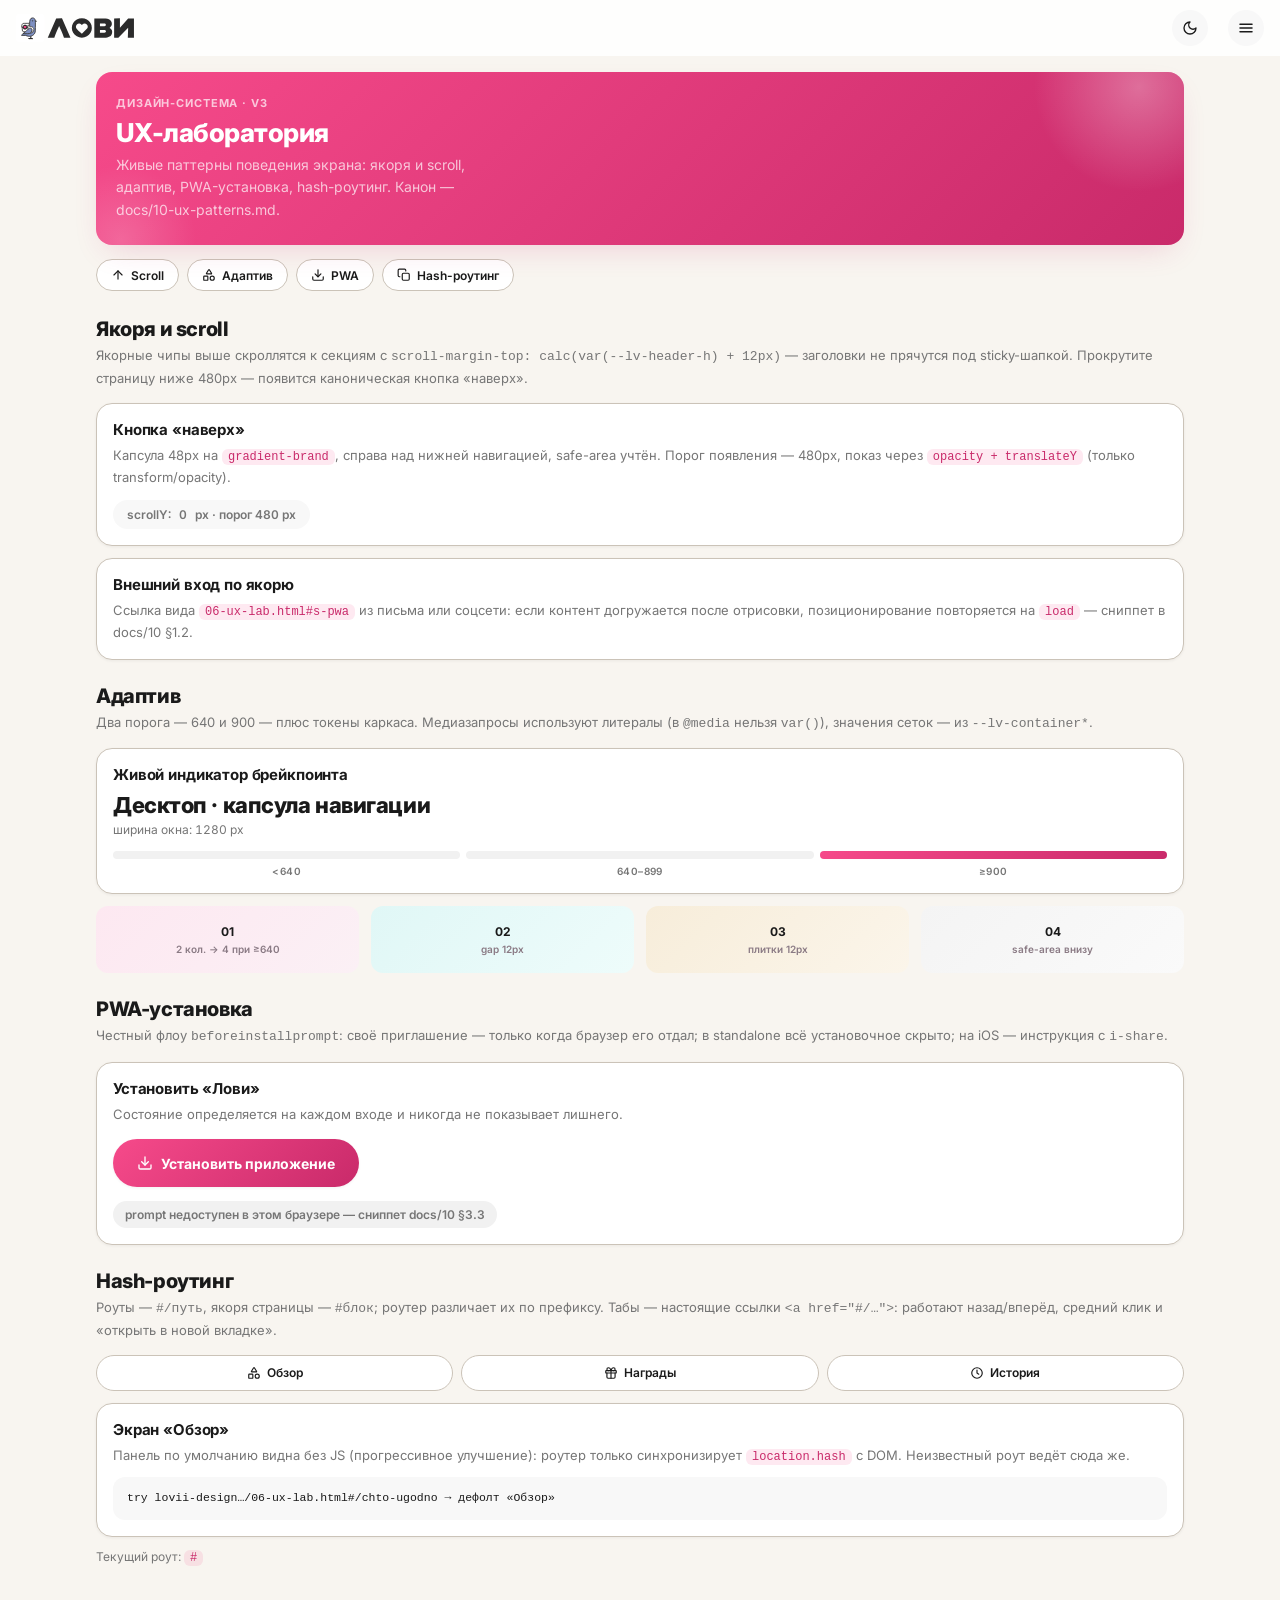
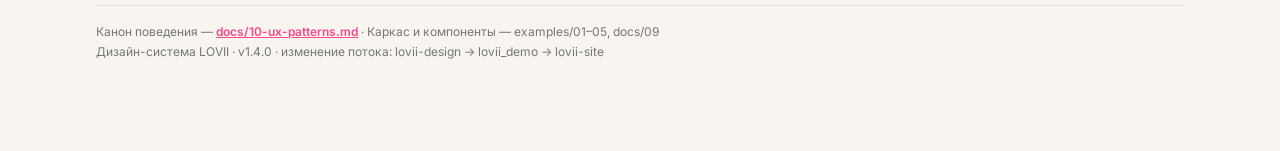
<file: examples/06-ux-lab.html>
<!DOCTYPE html>
<html lang="ru" data-theme="light">
<head>
<meta charset="UTF-8">
<meta name="viewport" content="width=device-width, initial-scale=1, viewport-fit=cover">
<meta name="theme-color" id="metaTheme" content="#f64a8a">
<link rel="icon" type="image/svg+xml" href="../assets/favicon.svg">
<title>LOVII · UX-лаборатория: scroll, адаптив, PWA, hash-роутинг</title>
<script>
/* Anti-FOUC: тема ставится ДО CSS. Копировать как есть. */
(function(){try{var t=localStorage.getItem('lovii_theme');
if(!t){t=matchMedia('(prefers-color-scheme: dark)').matches?'dark':'light';}
document.documentElement.setAttribute('data-theme',t);}catch(e){}})();
</script>
<link rel="preconnect" href="https://fonts.googleapis.com">
<link rel="preconnect" href="https://fonts.gstatic.com" crossorigin>
<link href="https://fonts.googleapis.com/css2?family=Inter:wght@400;500;600;700;800&display=swap" rel="stylesheet">
<link rel="stylesheet" href="../tokens/tokens.css">
<style>
/* ============ Базовый каркас (канон: капсула 480px) ============ */
* { margin:0; padding:0; box-sizing:border-box; }
html { scroll-behavior:smooth; }
@media (prefers-reduced-motion: reduce){ html { scroll-behavior:auto; } }
body { font-family:var(--lv-font); background:var(--lv-bg); color:var(--lv-ink); -webkit-font-smoothing:antialiased; }
.view { max-width:var(--lv-container); margin:0 auto; padding-bottom:calc(var(--lv-nav-h) + 32px + env(safe-area-inset-bottom,0px)); }
@media (min-width:640px){ .view { max-width:var(--lv-container-wide); padding-bottom:96px; } }
.no-scrollbar { scrollbar-width:none; } .no-scrollbar::-webkit-scrollbar { display:none; }
img.logo-dark-img, img.logo-light-img { display:block; height:28px; width:auto; }
html[data-theme="light"] img.logo-dark-img { display:none; }
html[data-theme="dark"] img.logo-light-img { display:none; }

/* ============ Хедер: sticky glass, 56px ============ */
.app-header {
  position:sticky; top:0; z-index:40; height:var(--lv-header-h);
  display:flex; align-items:center; gap:12px; padding:0 var(--lv-pad-x);
  background:var(--lv-glass); backdrop-filter:blur(16px); -webkit-backdrop-filter:blur(16px);
}
.theme-btn {
  margin-left:auto; width:36px; height:36px; border-radius:var(--lv-r-pill); flex:none;
  background:var(--lv-surface); display:flex; align-items:center; justify-content:center;
  transition:transform .15s ease, background .2s ease;
}
.theme-btn:active { transform:scale(.95); }
.theme-btn svg { width:16px; height:16px; fill:none; stroke:currentColor; stroke-width:2; stroke-linecap:round; stroke-linejoin:round; }
.theme-btn .tb-sun { display:none; }
html[data-theme="dark"] .theme-btn .tb-sun { display:block; }
html[data-theme="dark"] .theme-btn .tb-moon { display:none; }

/* ============ Hero ============ */
.hero {
  margin:16px var(--lv-pad-x) 0; padding:24px 20px; border-radius:var(--lv-r-lg);
  background-image:var(--lv-gradient-brand); color:var(--lv-on-brand);
  box-shadow:var(--lv-shadow-lift); position:relative; overflow:hidden;
}
.hero .kicker { font-size:11px; font-weight:700; letter-spacing:.08em; text-transform:uppercase; color:rgba(255,255,255,.7); }
.hero h1 { font-size:26px; font-weight:800; letter-spacing:-.02em; line-height:1.15; margin:8px 0 6px; }
.hero p { font-size:14px; color:rgba(255,255,255,.7); line-height:1.6; max-width:44ch; }

/* ============ Якорная лента (демо §1: chips + smooth + scroll-margin) ============ */
.anchor-rail { display:flex; gap:8px; overflow-x:auto; padding:14px var(--lv-pad-x) 2px; }
.anchor-chip {
  flex:none; display:inline-flex; align-items:center; gap:6px; height:32px; padding:0 14px;
  border-radius:var(--lv-r-pill); background:var(--lv-card); border:1px solid var(--lv-line);
  font-size:12px; font-weight:600; color:var(--lv-ink); text-decoration:none;
  transition:background .15s ease, border-color .15s ease;
}
.anchor-chip .ico { width:14px; height:14px; fill:none; stroke:currentColor; stroke-width:2; stroke-linecap:round; stroke-linejoin:round; }
.anchor-chip:hover { background:var(--lv-soft-pink); border-color:transparent; }

/* Канон docs/10 §1.1: якорные цели не прячутся под sticky-хедером */
section[id] { scroll-margin-top:calc(var(--lv-header-h) + 12px); }

/* ============ Секции и панели ============ */
.section { margin-top:24px; padding:0 var(--lv-pad-x); }
.section-title { font-size:20px; font-weight:800; letter-spacing:-.02em; }
.section-sub { font-size:13px; color:var(--lv-dim); line-height:1.6; margin:4px 0 14px; }
.panel {
  background:var(--lv-card); border:1px solid var(--lv-line); border-radius:var(--lv-r-lg);
  box-shadow:var(--lv-shadow-soft); padding:16px;
}
.panel + .panel { margin-top:12px; }
.panel h3 { font-size:15px; font-weight:700; letter-spacing:-.01em; }
.panel p { font-size:13px; color:var(--lv-dim); line-height:1.6; margin-top:6px; }
.panel code, .route-now code {
  font-family:ui-monospace, 'SF Mono', Menlo, Consolas, monospace;
  font-size:12px; color:var(--lv-pink-dark); background:var(--lv-soft-pink);
  border-radius:6px; padding:1px 6px;
}
.code-block {
  margin-top:10px; background:var(--lv-surface); border-radius:var(--lv-r-sm); padding:12px 14px;
  font-family:ui-monospace, 'SF Mono', Menlo, Consolas, monospace;
  font-size:11.5px; line-height:1.65; color:var(--lv-ink); overflow-x:auto; white-space:pre;
}
.live-pill {
  display:inline-flex; align-items:center; gap:8px; margin-top:12px;
  background:var(--lv-surface); border-radius:var(--lv-r-pill); padding:7px 14px;
  font-size:12px; font-weight:600; color:var(--lv-dim); font-variant-numeric:tabular-nums;
}

/* ============ §2 Адаптив: индикатор брейкпоинта ============ */
.bp-name { margin-top:8px; font-size:22px; font-weight:800; letter-spacing:-.02em; }
.bp-meta { font-size:12px; color:var(--lv-dim); margin-top:4px; font-variant-numeric:tabular-nums; }
.bp-bar { display:flex; gap:6px; margin-top:14px; }
.bp-seg {
  flex:1; height:8px; border-radius:var(--lv-r-pill); background:var(--lv-grey-soft);
  position:relative; transition:background .2s ease;
}
.bp-seg.on { background-image:var(--lv-gradient-brand); }
.bp-scale { display:flex; gap:6px; margin-top:6px; }
.bp-scale span { flex:1; font-size:10px; font-weight:600; color:var(--lv-dim); text-align:center; letter-spacing:.04em; }
.demo-grid { display:grid; grid-template-columns:repeat(2,1fr); gap:12px; margin-top:12px; }
@media (min-width:640px){ .demo-grid { grid-template-columns:repeat(4,1fr); } }
.demo-tile { border-radius:var(--lv-r-sm); padding:18px 8px; text-align:center; font-size:12px; font-weight:700; color:var(--lv-on-tile); }
.demo-tile small { display:block; margin-top:4px; font-size:10px; font-weight:600; color:var(--lv-on-tile-dim); }
.dt-pink { background-image:var(--lv-tile-pink); } .dt-tiffany { background-image:var(--lv-tile-tiffany); }
.dt-gold { background-image:var(--lv-tile-gold); } .dt-ink { background-image:var(--lv-tile-ink); }

/* ============ §3 PWA: состояния установки ============ */
.install-btn {
  margin-top:14px; height:48px; padding:0 24px; border-radius:var(--lv-r-pill); border:0; cursor:pointer;
  background-image:var(--lv-gradient-brand); color:var(--lv-on-brand);
  font-size:14px; font-weight:700; display:inline-flex; align-items:center; gap:8px;
  box-shadow:var(--lv-shadow-soft); transition:transform .15s ease, box-shadow .2s ease;
}
.install-btn:hover { box-shadow:var(--lv-shadow-lift); }
.install-btn:active { transform:scale(.95); }
.install-btn .ico { width:16px; height:16px; fill:none; stroke:currentColor; stroke-width:2; stroke-linecap:round; stroke-linejoin:round; }
.state-chip {
  display:inline-flex; align-items:center; gap:6px; margin-top:14px;
  padding:6px 12px; border-radius:var(--lv-r-pill); font-size:12px; font-weight:600;
}
.state-chip .ico { width:13px; height:13px; fill:none; stroke:currentColor; stroke-width:2; stroke-linecap:round; stroke-linejoin:round; }
.state-ok { background:var(--lv-soft-tiffany); color:var(--lv-tiffany-text); }
.state-dim { background:var(--lv-grey-soft); color:var(--lv-dim); }
.ios-row { display:flex; align-items:center; gap:12px; margin-top:14px; }
.ios-row .big-ico { width:26px; height:26px; flex:none; fill:none; stroke:var(--lv-pink); stroke-width:2; stroke-linecap:round; stroke-linejoin:round; }

/* ============ §4 Hash-роутинг: табы-ссылки #/… ============ */
.tabs { display:flex; gap:8px; margin-bottom:12px; }
.tab {
  flex:1; display:inline-flex; align-items:center; justify-content:center; gap:6px;
  height:36px; border-radius:var(--lv-r-pill); text-decoration:none;
  font-size:12px; font-weight:600; color:var(--lv-ink);
  background:var(--lv-card); border:1px solid var(--lv-line);
  transition:background .15s ease, color .15s ease, border-color .15s ease;
}
.tab .ico { width:14px; height:14px; fill:none; stroke:currentColor; stroke-width:2; stroke-linecap:round; stroke-linejoin:round; }
.tab:hover { background:var(--lv-surface); }
.tab.active { background-image:var(--lv-gradient-brand); color:var(--lv-on-brand); border-color:transparent; }
.route-now { font-size:12px; color:var(--lv-dim); margin-top:12px; }

/* ============ Кнопка «наверх» (канон docs/10 §1.3) ============ */
.to-top {
  position:fixed; right:16px; bottom:calc(var(--lv-nav-h,64px) + 16px + env(safe-area-inset-bottom,0px));
  z-index:70; width:48px; height:48px; border-radius:var(--lv-r-pill); border:0; cursor:pointer;
  background-image:var(--lv-gradient-brand); color:var(--lv-on-brand);
  display:flex; align-items:center; justify-content:center; box-shadow:var(--lv-shadow-lift);
  opacity:0; pointer-events:none; transform:translateY(8px);
  transition:opacity .2s ease, transform .2s ease;
}
.to-top.show { opacity:1; pointer-events:auto; transform:translateY(0); }
.to-top .ico { width:20px; height:20px; fill:none; stroke:currentColor; stroke-width:2; stroke-linecap:round; stroke-linejoin:round; }
@media (min-width:900px){ .to-top { bottom:96px; } }

/* ============ Футер, тост ============ */
.footer { margin:40px var(--lv-pad-x) 0; padding-top:16px; border-top:1px solid var(--lv-hairline); font-size:12px; color:var(--lv-dim); line-height:1.7; }
.footer a { color:var(--lv-pink); font-weight:600; }
.toast {
  position:fixed; left:50%; bottom:24px; transform:translate(-50%, 16px);
  background:var(--lv-ink); color:var(--lv-bg); font-size:13px; font-weight:600;
  padding:10px 18px; border-radius:var(--lv-r-pill); opacity:0; pointer-events:none;
  transition:opacity .25s ease, transform .25s ease; z-index:90;
}
.toast.show { opacity:1; transform:translate(-50%, 0); }

/* Фирменное свечение бренда (v1.7.0) */
.hero::before, .hero::after { content:""; position:absolute; border-radius:var(--lv-r-pill); pointer-events:none; }
.hero::before { width:210px; height:210px; right:-60px; top:-90px; background:radial-gradient(closest-side, rgba(255,255,255,.3), rgba(255,255,255,0)); animation:lv-float 6s ease-in-out infinite; }
.hero::after { width:150px; height:150px; left:-50px; bottom:-70px; background:radial-gradient(closest-side, rgba(255,255,255,.18), rgba(255,255,255,0)); animation:lv-float 7s ease-in-out 1s infinite reverse; }
</style>
</head>
<body>

<header class="app-header">
  <img src="../assets/lovii-logo-light.svg" class="logo-light-img" alt="LOVII">
  <img src="../assets/lovii-logo-dark.svg" class="logo-dark-img" alt="LOVII">
  <button class="theme-btn" id="themeBtn" aria-label="Переключить тему" title="Светлая/тёмная тема">
    <svg class="tb-moon" aria-hidden="true"><use href="../assets/icons.svg#i-moon"/></svg>
    <svg class="tb-sun" aria-hidden="true"><use href="../assets/icons.svg#i-sun"/></svg>
  </button>
</header>

<div class="view">

  <section class="hero">
    <div class="kicker">Дизайн-система · v3</div>
    <h1>UX-лаборатория</h1>
    <p>Живые паттерны поведения экрана: якоря и scroll, адаптив, PWA-установка, hash-роутинг. Канон — docs/10-ux-patterns.md.</p>
  </section>

  <!-- Якорная лента: chips ведут себя по канону §1 -->
  <nav class="anchor-rail no-scrollbar" aria-label="Разделы страницы">
    <a class="anchor-chip" href="#s-scroll"><svg class="ico" aria-hidden="true"><use href="../assets/icons.svg#i-arrow-up"/></svg>Scroll</a>
    <a class="anchor-chip" href="#s-adaptive"><svg class="ico" aria-hidden="true"><use href="../assets/icons.svg#i-shapes"/></svg>Адаптив</a>
    <a class="anchor-chip" href="#s-pwa"><svg class="ico" aria-hidden="true"><use href="../assets/icons.svg#i-download"/></svg>PWA</a>
    <a class="anchor-chip" href="#s-hash"><svg class="ico" aria-hidden="true"><use href="../assets/icons.svg#i-copy"/></svg>Hash-роутинг</a>
  </nav>

  <!-- ================= §1 Якоря и scroll ================= -->
  <section class="section" id="s-scroll">
    <h2 class="section-title">Якоря и scroll</h2>
    <p class="section-sub">Якорные чипы выше скроллятся к секциям с <code>scroll-margin-top: calc(var(--lv-header-h) + 12px)</code> — заголовки не прячутся под sticky-шапкой. Прокрутите страницу ниже 480px — появится каноническая кнопка «наверх».</p>
    <div class="panel">
      <h3>Кнопка «наверх»</h3>
      <p>Капсула 48px на <code>gradient-brand</code>, справа над нижней навигацией, safe-area учтён. Порог появления — 480px, показ через <code>opacity + translateY</code> (только transform/opacity).</p>
      <span class="live-pill">scrollY: <span id="scrollNow">0</span> px · порог 480 px</span>
    </div>
    <div class="panel">
      <h3>Внешний вход по якорю</h3>
      <p>Ссылка вида <code>06-ux-lab.html#s-pwa</code> из письма или соцсети: если контент догружается после отрисовки, позиционирование повторяется на <code>load</code> — сниппет в docs/10 §1.2.</p>
    </div>
  </section>

  <!-- ================= §2 Адаптив ================= -->
  <section class="section" id="s-adaptive">
    <h2 class="section-title">Адаптив</h2>
    <p class="section-sub">Два порога — 640 и 900 — плюс токены каркаса. Медиазапросы используют литералы (в <code>@media</code> нельзя <code>var()</code>), значения сеток — из <code>--lv-container*</code>.</p>
    <div class="panel">
      <h3>Живой индикатор брейкпоинта</h3>
      <div class="bp-name" id="bpName">Капсула 480px</div>
      <div class="bp-meta">ширина окна: <span id="bpW">—</span> px</div>
      <div class="bp-bar" aria-hidden="true">
        <span class="bp-seg" id="seg0"></span><span class="bp-seg" id="seg1"></span><span class="bp-seg" id="seg2"></span>
      </div>
      <div class="bp-scale" aria-hidden="true"><span>&lt;640</span><span>640–899</span><span>≥900</span></div>
    </div>
    <div class="demo-grid">
      <div class="demo-tile dt-pink">01<small>2 кол. → 4 при ≥640</small></div>
      <div class="demo-tile dt-tiffany">02<small>gap 12px</small></div>
      <div class="demo-tile dt-gold">03<small>плитки 12px</small></div>
      <div class="demo-tile dt-ink">04<small>safe-area внизу</small></div>
    </div>
  </section>

  <!-- ================= §3 PWA-установка ================= -->
  <section class="section" id="s-pwa">
    <h2 class="section-title">PWA-установка</h2>
    <p class="section-sub">Честный флоу <code>beforeinstallprompt</code>: своё приглашение — только когда браузер его отдал; в standalone всё установочное скрыто; на iOS — инструкция с <code>i-share</code>.</p>
    <div class="panel">
      <h3>Установить «Лови»</h3>
      <p>Состояние определяется на каждом входе и никогда не показывает лишнего.</p>
      <button class="install-btn" id="installBtn" hidden>
        <svg class="ico" aria-hidden="true"><use href="../assets/icons.svg#i-download"/></svg>Установить приложение
      </button>
      <div id="pwaState"></div>
    </div>
  </section>

  <!-- ================= §4 Hash-роутинг ================= -->
  <section class="section" id="s-hash">
    <h2 class="section-title">Hash-роутинг</h2>
    <p class="section-sub">Роуты — <code>#/путь</code>, якоря страницы — <code>#блок</code>; роутер различает их по префиксу. Табы — настоящие ссылки <code>&lt;a href="#/…"&gt;</code>: работают назад/вперёд, средний клик и «открыть в новой вкладке».</p>
    <div class="tabs" role="tablist" aria-label="Демо-роуты">
      <a class="tab" href="#/obzor" data-tab="#/obzor"><svg class="ico" aria-hidden="true"><use href="../assets/icons.svg#i-shapes"/></svg>Обзор</a>
      <a class="tab" href="#/nagrad" data-tab="#/nagrad"><svg class="ico" aria-hidden="true"><use href="../assets/icons.svg#i-gift"/></svg>Награды</a>
      <a class="tab" href="#/istoriya" data-tab="#/istoriya"><svg class="ico" aria-hidden="true"><use href="../assets/icons.svg#i-clock"/></svg>История</a>
    </div>
    <div class="panel" data-route="#/obzor">
      <h3>Экран «Обзор»</h3>
      <p>Панель по умолчанию видна без JS (прогрессивное улучшение): роутер только синхронизирует <code>location.hash</code> с DOM. Неизвестный роут ведёт сюда же.</p>
      <div class="code-block">try lovii-design…/06-ux-lab.html#/chto-ugodno → дефолт «Обзор»</div>
    </div>
    <div class="panel" data-route="#/nagrad" hidden>
      <h3>Экран «Награды»</h3>
      <p>Глубокая ссылка <code>…#/nagrad</code> открывает этот экран сразу из адресной строки — сервер не участвует. В лаборатории скролл к верху страницы при смене роута отключён (для удобства исследования), на продуктовых экранах — канон §4.1: <code>scrollTo top</code>.</p>
    </div>
    <div class="panel" data-route="#/istoriya" hidden>
      <h3>Экран «История»</h3>
      <p>Назад/вперёд браузера листают роуты бесплатно: <code>hashchange</code> и есть история. <code>history.pushState</code> вручную не вызывается никогда.</p>
      <div class="code-block">hashchange → renderRoute() → [data-route] + [data-tab]</div>
    </div>
    <p class="route-now">Текущий роут: <code id="routeNow">#</code></p>
  </section>

  <div class="footer">
    Канон поведения — <a href="https://github.com/bestdeejay-design/lovii-design/blob/main/docs/10-ux-patterns.md" target="_blank" rel="noopener">docs/10-ux-patterns.md</a> ·
    Каркас и компоненты — examples/01–05, docs/09<br>
    Дизайн-система LOVII · v1.4.0 · изменение потока: lovii-design → lovii_demo → lovii-site
  </div>

</div>

<button class="to-top" id="toTop" aria-label="Наверх">
  <svg class="ico" aria-hidden="true"><use href="../assets/icons.svg#i-arrow-up"/></svg>
</button>

<div class="toast" id="toast" role="status" aria-live="polite"></div>

<script>
/* Тема: канонический applyTheme (localStorage + meta theme-color) */
function applyTheme(t){
  document.documentElement.setAttribute('data-theme', t);
  try{ localStorage.setItem('lovii_theme', t); }catch(e){}
  var m = document.getElementById('metaTheme');
  if(m) m.content = t === 'dark' ? '#171219' : '#f64a8a';
}
document.getElementById('themeBtn').addEventListener('click', function(){
  applyTheme(document.documentElement.getAttribute('data-theme') === 'dark' ? 'light' : 'dark');
});

/* Toast */
var toastEl = document.getElementById('toast'), toastTimer;
function showToast(text){
  toastEl.innerHTML = '<svg viewBox="0 0 24 24" fill="none" stroke="currentColor" stroke-width="2.4" stroke-linecap="round" stroke-linejoin="round" aria-hidden="true" style="width:14px;height:14px;vertical-align:-2px;margin-right:6px"><path d="M5 13l4 4L19 7"/></svg>' + text;
  toastEl.classList.add('show');
  clearTimeout(toastTimer);
  toastTimer = setTimeout(function(){ toastEl.classList.remove('show'); }, 2400);
}

/* §1.3 Кнопка «наверх» + живой счётчик scrollY (passive + rAF) */
var toTop = document.getElementById('toTop'), scrollNow = document.getElementById('scrollNow'), ticking = false;
function onScroll(){
  if (ticking) return;
  ticking = true;
  requestAnimationFrame(function(){
    toTop.classList.toggle('show', scrollY > 480);
    scrollNow.textContent = Math.round(scrollY);
    ticking = false;
  });
}
addEventListener('scroll', onScroll, { passive: true });
toTop.addEventListener('click', function(){ scrollTo({ top: 0, behavior: 'smooth' }); });

/* §1.2 Внешний вход по якорю: повторное позиционирование после load */
addEventListener('load', function(){
  var h = location.hash;
  if (h && h.indexOf('#/') !== 0) {
    var t = document.querySelector(h);
    if (t) t.scrollIntoView({ block: 'start' });
  }
});

/* §2 Живой индикатор брейкпоинта (640 / 900) */
var bpName = document.getElementById('bpName'), bpW = document.getElementById('bpW');
var segs = [document.getElementById('seg0'), document.getElementById('seg1'), document.getElementById('seg2')];
function renderBp(){
  var w = innerWidth, idx = w < 640 ? 0 : (w < 900 ? 1 : 2);
  bpW.textContent = Math.round(w);
  bpName.textContent = idx === 0 ? 'Капсула 480px' : (idx === 1 ? 'Широкий поток' : 'Десктоп · капсула навигации');
  segs.forEach(function(s, i){ s.classList.toggle('on', i === idx); });
}
addEventListener('resize', renderBp);
renderBp();

/* §3 PWA: канонический флоу установки (docs/10 §3.3) */
var deferred = null, installBtn = document.getElementById('installBtn'), pwaState = document.getElementById('pwaState');
var isIOS = /iphone|ipad|ipod/i.test(navigator.userAgent);
var standalone = matchMedia('(display-mode: standalone)').matches || navigator.standalone === true;
function renderPwa(){
  if (standalone) {
    pwaState.innerHTML = '<span class="state-chip state-ok"><svg class="ico" aria-hidden="true"><use href="../assets/icons.svg#i-check"/></svg>Уже установлено · standalone</span>';
  } else if (isIOS) {
    pwaState.innerHTML = '<div class="ios-row"><svg class="big-ico" aria-hidden="true"><use href="../assets/icons.svg#i-share"/></svg>' +
      '<p style="margin:0">Safari: «Поделиться» → «На экран „Домой“»</p></div>';
  } else if (deferred) {
    installBtn.hidden = false;
    pwaState.innerHTML = '<span class="state-chip state-dim">Браузер готов показать приглашение</span>';
  } else {
    pwaState.innerHTML = '<span class="state-chip state-dim">prompt недоступен в этом браузере — сниппет docs/10 §3.3</span>';
  }
}
addEventListener('beforeinstallprompt', function(e){
  e.preventDefault(); deferred = e; renderPwa();
});
installBtn.addEventListener('click', function(){
  if (!deferred) return;
  deferred.prompt();
  deferred.userChoice.then(function(res){
    showToast(res.outcome === 'accepted' ? 'Устанавливаем…' : 'Установка отменена');
    deferred = null; installBtn.hidden = true; renderPwa();
  });
});
addEventListener('appinstalled', function(){
  standalone = true; deferred = null; installBtn.hidden = true;
  showToast('Приложение установлено'); renderPwa();
});
renderPwa();

/* §4.2 Мини-роутер: роуты #/…, якоря игнорируются, дефолт всегда виден */
var ROUTES = ['#/obzor', '#/nagrad', '#/istoriya'], DEFAULT_ROUTE = ROUTES[0];
var routeNow = document.getElementById('routeNow'), lastRoute = null;
function renderRoute(){
  var h = location.hash;
  if (h.indexOf('#/') !== 0) {                        /* это якорь — не наш случай */
    if (!(h === '' && lastRoute)) return;             /* назад из роута в «начало» — сброс на дефолт */
    h = DEFAULT_ROUTE;
  }
  if (ROUTES.indexOf(h) < 0) h = DEFAULT_ROUTE;      /* неизвестный → дефолт */
  document.querySelectorAll('[data-route]').forEach(function(p){
    p.hidden = p.getAttribute('data-route') !== h;
  });
  document.querySelectorAll('[data-tab]').forEach(function(t){
    t.classList.toggle('active', t.getAttribute('data-tab') === h);
  });
  routeNow.textContent = h;
  lastRoute = h;
  /* На продуктовых экранах здесь scrollTo({top:0}) — канон §4.1;
     в лаборатории позиция сохранена для удобства исследования. */
}
addEventListener('hashchange', renderRoute);
renderRoute();
</script>

<script src="../assets/nav.js" defer></script>
</body>
</html>
</file>
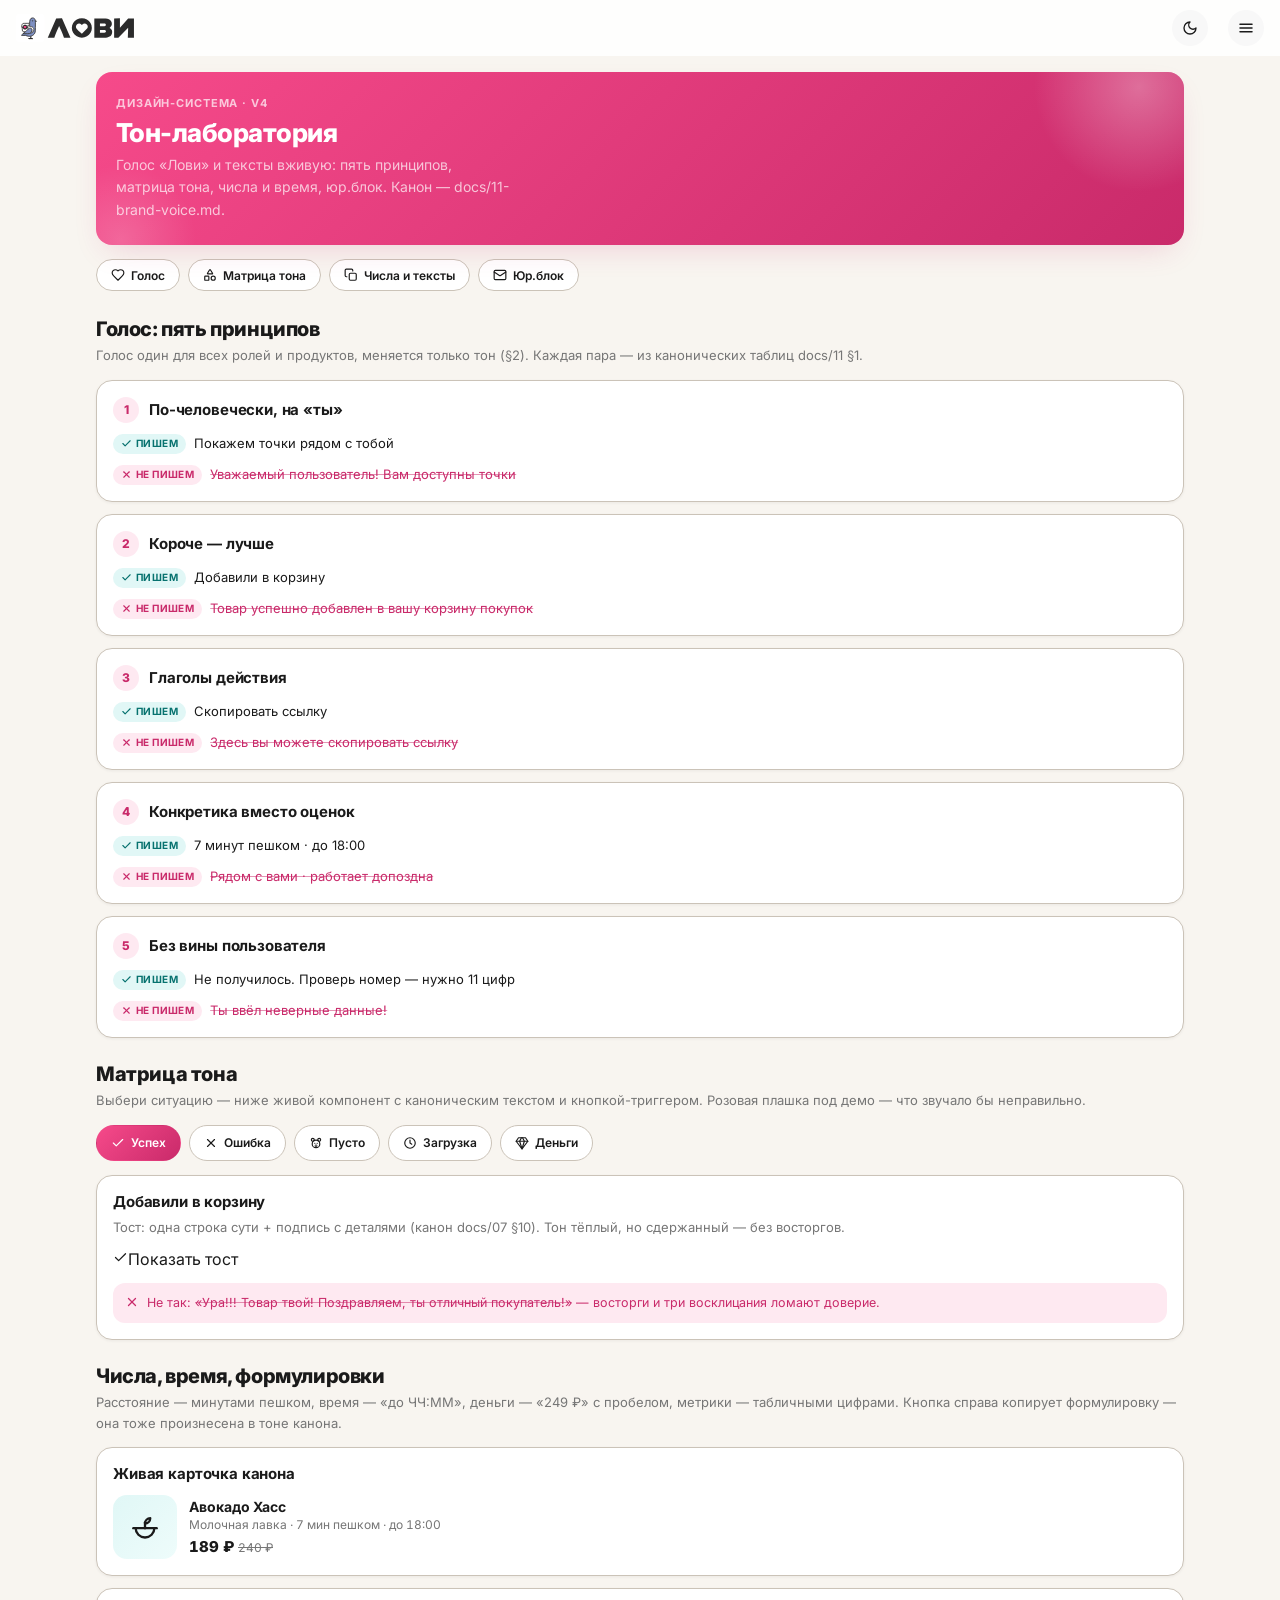
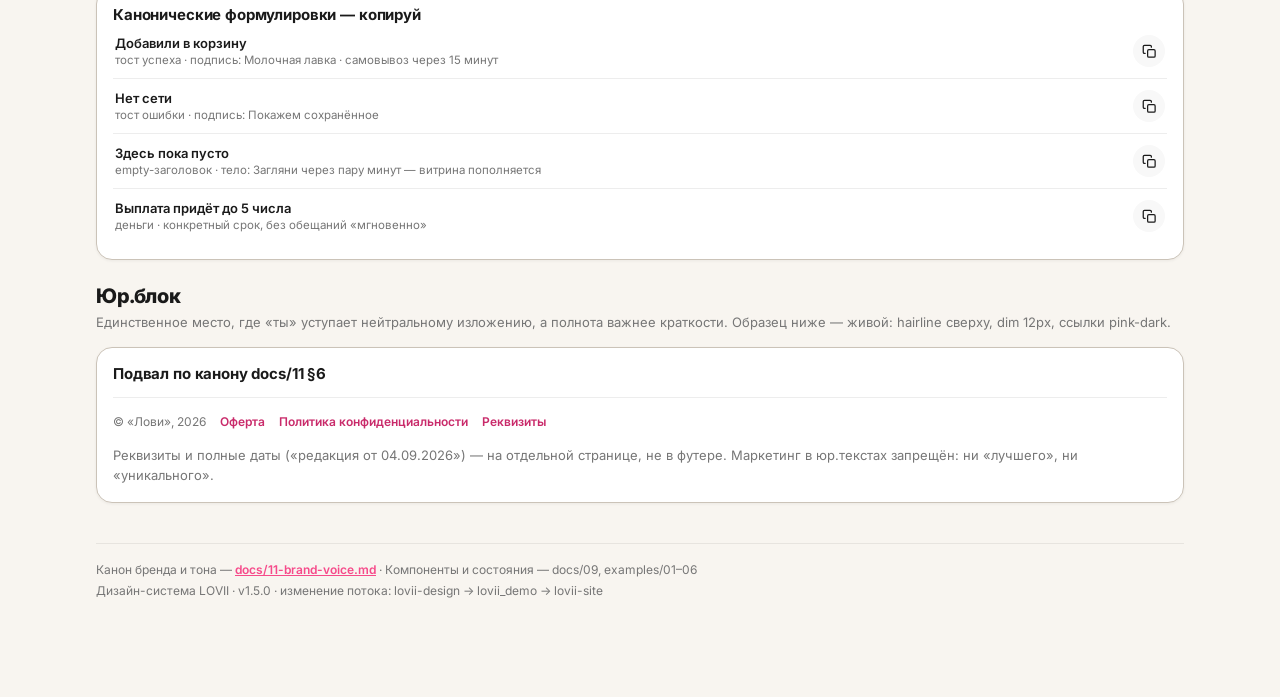
<file: examples/07-voice-lab.html>
<!DOCTYPE html>
<html lang="ru" data-theme="light">
<head>
<meta charset="UTF-8">
<meta name="viewport" content="width=device-width, initial-scale=1, viewport-fit=cover">
<meta name="theme-color" id="metaTheme" content="#f64a8a">
<link rel="icon" type="image/svg+xml" href="../assets/favicon.svg">
<title>LOVII · Тон-лаборатория: голос, тексты, юр.блок</title>
<script>
/* Anti-FOUC: тема ставится ДО CSS. Копировать как есть. */
(function(){try{var t=localStorage.getItem('lovii_theme');
if(!t){t=matchMedia('(prefers-color-scheme: dark)').matches?'dark':'light';}
document.documentElement.setAttribute('data-theme',t);}catch(e){}})();
</script>
<link rel="preconnect" href="https://fonts.googleapis.com">
<link rel="preconnect" href="https://fonts.gstatic.com" crossorigin>
<link href="https://fonts.googleapis.com/css2?family=Inter:wght@400;500;600;700;800&display=swap" rel="stylesheet">
<link rel="stylesheet" href="../tokens/tokens.css">
<style>
/* ============ Базовый каркас (канон: капсула 480px) ============ */
* { margin:0; padding:0; box-sizing:border-box; }
html { scroll-behavior:smooth; }
@media (prefers-reduced-motion: reduce){ html { scroll-behavior:auto; } }
body { font-family:var(--lv-font); background:var(--lv-bg); color:var(--lv-ink); -webkit-font-smoothing:antialiased; }
.view { max-width:var(--lv-container); margin:0 auto; padding-bottom:calc(var(--lv-nav-h) + 32px + env(safe-area-inset-bottom,0px)); }
@media (min-width:640px){ .view { max-width:var(--lv-container-wide); padding-bottom:96px; } }
.no-scrollbar { scrollbar-width:none; } .no-scrollbar::-webkit-scrollbar { display:none; }
img.logo-dark-img, img.logo-light-img { display:block; height:28px; width:auto; }
html[data-theme="light"] img.logo-dark-img { display:none; }
html[data-theme="dark"] img.logo-light-img { display:none; }

/* ============ Хедер: sticky glass, 56px ============ */
.app-header {
  position:sticky; top:0; z-index:40; height:var(--lv-header-h);
  display:flex; align-items:center; gap:12px; padding:0 var(--lv-pad-x);
  background:var(--lv-glass); backdrop-filter:blur(16px); -webkit-backdrop-filter:blur(16px);
}
.theme-btn {
  margin-left:auto; width:36px; height:36px; border-radius:var(--lv-r-pill); flex:none;
  background:var(--lv-surface); display:flex; align-items:center; justify-content:center;
  transition:transform .15s ease, background .2s ease;
}
.theme-btn:active { transform:scale(.95); }
.theme-btn svg { width:16px; height:16px; fill:none; stroke:currentColor; stroke-width:2; stroke-linecap:round; stroke-linejoin:round; }
.theme-btn .tb-sun { display:none; }
html[data-theme="dark"] .theme-btn .tb-sun { display:block; }
html[data-theme="dark"] .theme-btn .tb-moon { display:none; }

/* ============ Hero ============ */
.hero {
  margin:16px var(--lv-pad-x) 0; padding:24px 20px; border-radius:var(--lv-r-lg);
  background-image:var(--lv-gradient-brand); color:var(--lv-on-brand);
  box-shadow:var(--lv-shadow-lift); position:relative; overflow:hidden;
}
.hero .kicker { font-size:11px; font-weight:700; letter-spacing:.08em; text-transform:uppercase; color:rgba(255,255,255,.7); }
.hero h1 { font-size:26px; font-weight:800; letter-spacing:-.02em; line-height:1.15; margin:8px 0 6px; }
.hero p { font-size:14px; color:rgba(255,255,255,.7); line-height:1.6; max-width:44ch; }

/* ============ Якорная лента ============ */
.anchor-rail { display:flex; gap:8px; overflow-x:auto; padding:14px var(--lv-pad-x) 2px; }
.anchor-chip {
  flex:none; display:inline-flex; align-items:center; gap:6px; height:32px; padding:0 14px;
  border-radius:var(--lv-r-pill); background:var(--lv-card); border:1px solid var(--lv-line);
  font-size:12px; font-weight:600; color:var(--lv-ink); text-decoration:none;
  transition:background .15s ease, border-color .15s ease;
}
.anchor-chip .ico { width:14px; height:14px; fill:none; stroke:currentColor; stroke-width:2; stroke-linecap:round; stroke-linejoin:round; }
.anchor-chip:hover { background:var(--lv-soft-pink); border-color:transparent; }
section[id] { scroll-margin-top:calc(var(--lv-header-h) + 12px); }

/* ============ Секции и панели ============ */
.section { margin-top:24px; padding:0 var(--lv-pad-x); }
.section-title { font-size:20px; font-weight:800; letter-spacing:-.02em; }
.section-sub { font-size:13px; color:var(--lv-dim); line-height:1.6; margin:4px 0 14px; }
.panel {
  background:var(--lv-card); border:1px solid var(--lv-line); border-radius:var(--lv-r-lg);
  box-shadow:var(--lv-shadow-soft); padding:16px;
}
.panel + .panel { margin-top:12px; }
.panel h3 { font-size:15px; font-weight:700; letter-spacing:-.01em; }
.panel p { font-size:13px; color:var(--lv-dim); line-height:1.6; margin-top:6px; }
.panel code {
  font-family:ui-monospace, 'SF Mono', Menlo, Consolas, monospace;
  font-size:12px; color:var(--lv-pink-dark); background:var(--lv-soft-pink);
  border-radius:6px; padding:1px 6px;
}

/* ============ §1 Голос: принципы и пары «пишем / не пишем» ============ */
.principle-head { display:flex; align-items:center; gap:10px; }
.principle-num {
  flex:none; width:26px; height:26px; border-radius:var(--lv-r-pill);
  background:var(--lv-soft-pink); color:var(--lv-pink-dark);
  font-size:12px; font-weight:800; display:flex; align-items:center; justify-content:center;
}
.say {
  display:flex; align-items:flex-start; gap:8px; margin-top:10px;
  font-size:13px; line-height:1.55;
}
.say .tag {
  flex:none; display:inline-flex; align-items:center; gap:4px; height:20px; padding:0 8px;
  border-radius:var(--lv-r-pill); font-size:10px; font-weight:700; letter-spacing:.04em; text-transform:uppercase;
  margin-top:1px;
}
.say .tag svg { width:11px; height:11px; fill:none; stroke:currentColor; stroke-width:2.4; stroke-linecap:round; stroke-linejoin:round; }
.say.do .tag { background:var(--lv-soft-tiffany); color:var(--lv-tiffany-text); }
.say.do b { color:var(--lv-tiffany-text); font-weight:600; }
.say.dont .tag { background:var(--lv-soft-pink); color:var(--lv-pink-dark); }
.say.dont s { color:var(--lv-pink-dark); text-decoration-color:rgba(201,42,106,.5); }

/* ============ §2 Матрица тона: чипы ситуаций + живые панели ============ */
.tone-chips { display:flex; gap:8px; overflow-x:auto; padding-bottom:2px; }
.tone-chip {
  flex:none; display:inline-flex; align-items:center; gap:6px; height:36px; padding:0 14px;
  border-radius:var(--lv-r-pill); border:1px solid var(--lv-line); background:var(--lv-card);
  font-size:12px; font-weight:600; color:var(--lv-ink); cursor:pointer;
  transition:background .15s ease, color .15s ease, border-color .15s ease;
}
.tone-chip .ico { width:14px; height:14px; fill:none; stroke:currentColor; stroke-width:2; stroke-linecap:round; stroke-linejoin:round; }
.tone-chip:hover { background:var(--lv-surface); }
.tone-chip.active { background-image:var(--lv-gradient-brand); color:var(--lv-on-brand); border-color:transparent; }
.tone-stage { margin-top:12px; }
.demo-row { display:flex; align-items:center; gap:10px; margin-top:12px; flex-wrap:wrap; }
.dont-note {
  display:flex; gap:8px; align-items:flex-start; margin-top:14px; padding:10px 12px;
  border-radius:var(--lv-r-sm); background:var(--lv-soft-pink);
  font-size:12.5px; line-height:1.55; color:var(--lv-pink-dark);
}
.dont-note svg { flex:none; width:14px; height:14px; margin-top:2px; fill:none; stroke:currentColor; stroke-width:2.2; stroke-linecap:round; stroke-linejoin:round; }
.dont-note s { text-decoration-color:rgba(201,42,106,.5); }

/* пустое состояние (живой компонент docs/07 §11) */
.empty-demo { display:flex; flex-direction:column; align-items:center; text-align:center; padding:20px 12px 4px; }
.empty-demo .big-ico { width:48px; height:48px; fill:none; stroke:var(--lv-dim); stroke-width:1.6; stroke-linecap:round; stroke-linejoin:round; }
.empty-demo h4 { margin-top:10px; font-size:15px; font-weight:700; }
.empty-demo p { margin-top:4px; font-size:12.5px; color:var(--lv-dim); }

/* загрузка */
.skeleton { display:flex; align-items:center; gap:10px; margin-top:14px; }
.skeleton .bar { height:12px; border-radius:var(--lv-r-pill); background:var(--lv-grey-soft); overflow:hidden; position:relative; flex:1; }
.skeleton .bar::after {
  content:''; position:absolute; inset:0; width:40%;
  background:var(--lv-surface); border-radius:var(--lv-r-pill);
  animation:lv-skeleton 1.2s ease-in-out infinite;
}
@keyframes lv-skeleton { 0% { transform:translateX(-100%);} 100% { transform:translateX(320%);} }
@media (prefers-reduced-motion: reduce){ .skeleton .bar::after { animation:none; } }

/* деньги */
.money-card { display:flex; align-items:center; justify-content:space-between; gap:12px; margin-top:14px; padding:14px; border-radius:var(--lv-r-lg); background:var(--lv-sand-soft); }
.money-card .sum { font-size:22px; font-weight:800; letter-spacing:-.02em; color:var(--lv-gold-text); font-variant-numeric:tabular-nums; }
.money-card .lbl { font-size:12px; font-weight:600; color:var(--lv-dim); margin-top:2px; }

/* ============ §3 Числа и время: живая карточка + копирование ============ */
.mini-card { display:flex; gap:12px; align-items:center; margin-top:12px; }
.mini-cover { flex:none; width:64px; height:64px; border-radius:var(--lv-r-md); display:flex; align-items:center; justify-content:center; background-image:var(--lv-tile-tiffany); }
.mini-cover svg { width:28px; height:28px; fill:none; stroke:var(--lv-on-tile); stroke-width:2; stroke-linecap:round; stroke-linejoin:round; }
.mini-card .nm { font-size:14px; font-weight:700; }
.mini-card .mt { font-size:12px; color:var(--lv-dim); margin-top:2px; font-variant-numeric:tabular-nums; }
.copy-row {
  display:flex; align-items:center; justify-content:space-between; gap:10px;
  padding:11px 2px; border-bottom:1px solid var(--lv-hairline);
}
.copy-row:last-child { border-bottom:none; }
.copy-row .t { font-size:13px; font-weight:600; }
.copy-row .d { font-size:11.5px; color:var(--lv-dim); margin-top:2px; }
.copy-btn {
  flex:none; width:32px; height:32px; border-radius:var(--lv-r-pill); border:0; cursor:pointer;
  background:var(--lv-surface); display:flex; align-items:center; justify-content:center;
  color:var(--lv-ink); transition:background .15s ease, transform .15s ease;
}
.copy-btn:hover { background:var(--lv-soft-pink); }
.copy-btn:active { transform:scale(.92); }
.copy-btn svg { width:15px; height:15px; fill:none; stroke:currentColor; stroke-width:2; stroke-linecap:round; stroke-linejoin:round; }

/* ============ §4 Юр.блок: живой образец ============ */
.legal-demo {
  margin-top:14px; padding-top:14px; border-top:1px solid var(--lv-hairline);
  display:flex; flex-wrap:wrap; gap:6px 14px; font-size:12px; color:var(--lv-dim); line-height:1.7;
}
.legal-demo a { color:var(--lv-pink-dark); font-weight:600; text-decoration:none; }
.legal-demo a:hover { text-decoration:underline; }

/* ============ Футер, тост ============ */
.footer { margin:40px var(--lv-pad-x) 0; padding-top:16px; border-top:1px solid var(--lv-hairline); font-size:12px; color:var(--lv-dim); line-height:1.7; }
.footer a { color:var(--lv-pink); font-weight:600; }
.toast {
  position:fixed; left:50%; bottom:24px; transform:translate(-50%, 16px);
  background:var(--lv-ink); color:var(--lv-bg); font-size:13px; font-weight:600;
  padding:10px 18px; border-radius:var(--lv-r-pill); opacity:0; pointer-events:none;
  transition:opacity .25s ease, transform .25s ease; z-index:90;
  text-align:center; max-width:calc(100% - 32px);
}
.toast.show { opacity:1; transform:translate(-50%, 0); }
.toast .d { display:block; font-size:11px; font-weight:400; color:var(--lv-toast-d); margin-top:2px; }

/* Фирменное свечение бренда (v1.7.0) */
.hero::before, .hero::after { content:""; position:absolute; border-radius:var(--lv-r-pill); pointer-events:none; }
.hero::before { width:210px; height:210px; right:-60px; top:-90px; background:radial-gradient(closest-side, rgba(255,255,255,.3), rgba(255,255,255,0)); animation:lv-float 6s ease-in-out infinite; }
.hero::after { width:150px; height:150px; left:-50px; bottom:-70px; background:radial-gradient(closest-side, rgba(255,255,255,.18), rgba(255,255,255,0)); animation:lv-float 7s ease-in-out 1s infinite reverse; }
</style>
</head>
<body>

<header class="app-header">
  <img src="../assets/lovii-logo-light.svg" class="logo-light-img" alt="LOVII">
  <img src="../assets/lovii-logo-dark.svg" class="logo-dark-img" alt="LOVII">
  <button class="theme-btn" id="themeBtn" aria-label="Переключить тему" title="Светлая/тёмная тема">
    <svg class="tb-moon" aria-hidden="true"><use href="../assets/icons.svg#i-moon"/></svg>
    <svg class="tb-sun" aria-hidden="true"><use href="../assets/icons.svg#i-sun"/></svg>
  </button>
</header>

<div class="view">

  <section class="hero">
    <div class="kicker">Дизайн-система · v4</div>
    <h1>Тон-лаборатория</h1>
    <p>Голос «Лови» и тексты вживую: пять принципов, матрица тона, числа и время, юр.блок. Канон — docs/11-brand-voice.md.</p>
  </section>

  <nav class="anchor-rail no-scrollbar" aria-label="Разделы страницы">
    <a class="anchor-chip" href="#s-voice"><svg class="ico" aria-hidden="true"><use href="../assets/icons.svg#i-heart"/></svg>Голос</a>
    <a class="anchor-chip" href="#s-tone"><svg class="ico" aria-hidden="true"><use href="../assets/icons.svg#i-shapes"/></svg>Матрица тона</a>
    <a class="anchor-chip" href="#s-copy"><svg class="ico" aria-hidden="true"><use href="../assets/icons.svg#i-copy"/></svg>Числа и тексты</a>
    <a class="anchor-chip" href="#s-legal"><svg class="ico" aria-hidden="true"><use href="../assets/icons.svg#i-mail"/></svg>Юр.блок</a>
  </nav>

  <!-- ================= §1 Голос ================= -->
  <section class="section" id="s-voice">
    <h2 class="section-title">Голос: пять принципов</h2>
    <p class="section-sub">Голос один для всех ролей и продуктов, меняется только тон (§2). Каждая пара — из канонических таблиц docs/11 §1.</p>

    <div class="panel">
      <div class="principle-head"><span class="principle-num">1</span><h3>По-человечески, на «ты»</h3></div>
      <div class="say do"><span class="tag"><svg aria-hidden="true"><use href="../assets/icons.svg#i-check"/></svg>Пишем</span><span>Покажем точки рядом с тобой</span></div>
      <div class="say dont"><span class="tag"><svg aria-hidden="true"><use href="../assets/icons.svg#i-x"/></svg>Не пишем</span><s>Уважаемый пользователь! Вам доступны точки</s></div>
    </div>
    <div class="panel">
      <div class="principle-head"><span class="principle-num">2</span><h3>Короче — лучше</h3></div>
      <div class="say do"><span class="tag"><svg aria-hidden="true"><use href="../assets/icons.svg#i-check"/></svg>Пишем</span><span>Добавили в корзину</span></div>
      <div class="say dont"><span class="tag"><svg aria-hidden="true"><use href="../assets/icons.svg#i-x"/></svg>Не пишем</span><s>Товар успешно добавлен в вашу корзину покупок</s></div>
    </div>
    <div class="panel">
      <div class="principle-head"><span class="principle-num">3</span><h3>Глаголы действия</h3></div>
      <div class="say do"><span class="tag"><svg aria-hidden="true"><use href="../assets/icons.svg#i-check"/></svg>Пишем</span><span>Скопировать ссылку</span></div>
      <div class="say dont"><span class="tag"><svg aria-hidden="true"><use href="../assets/icons.svg#i-x"/></svg>Не пишем</span><s>Здесь вы можете скопировать ссылку</s></div>
    </div>
    <div class="panel">
      <div class="principle-head"><span class="principle-num">4</span><h3>Конкретика вместо оценок</h3></div>
      <div class="say do"><span class="tag"><svg aria-hidden="true"><use href="../assets/icons.svg#i-check"/></svg>Пишем</span><span>7 минут пешком · до 18:00</span></div>
      <div class="say dont"><span class="tag"><svg aria-hidden="true"><use href="../assets/icons.svg#i-x"/></svg>Не пишем</span><s>Рядом с вами · работает допоздна</s></div>
    </div>
    <div class="panel">
      <div class="principle-head"><span class="principle-num">5</span><h3>Без вины пользователя</h3></div>
      <div class="say do"><span class="tag"><svg aria-hidden="true"><use href="../assets/icons.svg#i-check"/></svg>Пишем</span><span>Не получилось. Проверь номер — нужно 11 цифр</span></div>
      <div class="say dont"><span class="tag"><svg aria-hidden="true"><use href="../assets/icons.svg#i-x"/></svg>Не пишем</span><s>Ты ввёл неверные данные!</s></div>
    </div>
  </section>

  <!-- ================= §2 Матрица тона ================= -->
  <section class="section" id="s-tone">
    <h2 class="section-title">Матрица тона</h2>
    <p class="section-sub">Выбери ситуацию — ниже живой компонент с каноническим текстом и кнопкой-триггером. Розовая плашка под демо — что звучало бы неправильно.</p>

    <div class="tone-chips no-scrollbar" role="tablist" aria-label="Ситуации тона">
      <button class="tone-chip active" data-tone="success" role="tab" aria-selected="true"><svg class="ico" aria-hidden="true"><use href="../assets/icons.svg#i-check"/></svg>Успех</button>
      <button class="tone-chip" data-tone="error" role="tab" aria-selected="false"><svg class="ico" aria-hidden="true"><use href="../assets/icons.svg#i-x"/></svg>Ошибка</button>
      <button class="tone-chip" data-tone="empty" role="tab" aria-selected="false"><svg class="ico" aria-hidden="true"><use href="../assets/icons.svg#i-bear"/></svg>Пусто</button>
      <button class="tone-chip" data-tone="loading" role="tab" aria-selected="false"><svg class="ico" aria-hidden="true"><use href="../assets/icons.svg#i-clock"/></svg>Загрузка</button>
      <button class="tone-chip" data-tone="money" role="tab" aria-selected="false"><svg class="ico" aria-hidden="true"><use href="../assets/icons.svg#i-gem"/></svg>Деньги</button>
    </div>

    <div class="tone-stage">
      <div class="panel" data-tone-panel="success">
        <h3>Добавили в корзину</h3>
        <p>Тост: одна строка сути + подпись с деталями (канон docs/07 §10). Тон тёплый, но сдержанный — без восторгов.</p>
        <div class="demo-row">
          <button class="ghost-btn" data-toast="cart"><svg style="width:15px;height:15px;fill:none;stroke:currentColor;stroke-width:2;stroke-linecap:round;stroke-linejoin:round" aria-hidden="true"><use href="../assets/icons.svg#i-check"/></svg>Показать тост</button>
        </div>
        <div class="dont-note"><svg aria-hidden="true"><use href="../assets/icons.svg#i-x"/></svg><span>Не так: <s>«Ура!!! Товар твой! Поздравляем, ты отличный покупатель!»</s> — восторги и три восклицания ломают доверие.</span></div>
      </div>

      <div class="panel" data-tone-panel="error" hidden>
        <h3>Нет сети</h3>
        <p>Ошибка = что случилось + что мы с этим делаем. Спокойно, без капса, кодов и обвинений.</p>
        <div class="demo-row">
          <button class="ghost-btn" data-toast="net"><svg style="width:15px;height:15px;fill:none;stroke:currentColor;stroke-width:2;stroke-linecap:round;stroke-linejoin:round" aria-hidden="true"><use href="../assets/icons.svg#i-x"/></svg>Показать тост</button>
        </div>
        <div class="dont-note"><svg aria-hidden="true"><use href="../assets/icons.svg#i-x"/></svg><span>Не так: <s>«ОШИБКА: ECONNREFUSED. Повторите попытку позже»</s> — код в интерфейсе и «позже» без альтернативы.</span></div>
      </div>

      <div class="panel" data-tone-panel="empty" hidden>
        <h3>Пустое состояние</h3>
        <p>Формула: иконка-маскот + заголовок + тело с перспективой + кнопка действия. Извинения не нужны.</p>
        <div class="empty-demo">
          <svg class="big-ico" aria-hidden="true"><use href="../assets/icons.svg#i-bear"/></svg>
          <h4>Здесь пока пусто</h4>
          <p>Загляни через пару минут — витрина пополняется</p>
          <button class="ghost-btn sm" data-toast="refresh" style="margin-top:10px">Обновить</button>
        </div>
        <div class="dont-note"><svg aria-hidden="true"><use href="../assets/icons.svg#i-x"/></svg><span>Не так: <s>«Список пуст»</s> — голый факт без действия; <s>«Приносим извинения за неудобства»</s> — неудобства тут никому не причинили.</span></div>
      </div>

      <div class="panel" data-tone-panel="loading" hidden>
        <h3>Загрузка</h3>
        <p>Честный процесс: что именно происходит и признак жизни на экране — скелетон или пульс, а не «подождите».</p>
        <div class="skeleton" aria-hidden="true"><span class="bar"></span></div>
        <div class="demo-row"><span style="font-size:13px;font-weight:600">Загружаем витрину…</span></div>
        <div class="dont-note"><svg aria-hidden="true"><use href="../assets/icons.svg#i-x"/></svg><span>Не так: <s>«Пожалуйста, подождите, идёт обработка вашего запроса»</s> — канцелярит и ноль конкретики.</span></div>
      </div>

      <div class="panel" data-tone-panel="money" hidden>
        <h3>Выплата</h3>
        <p>Деньги — режим максимальной точности: конкретный срок, табличные цифры, ноль шуток и уменьшительных.</p>
        <div class="money-card">
          <div><div class="sum">12 480 ₽</div><div class="lbl">Выплата придёт до 5 числа</div></div>
          <span class="status-pill" style="background:var(--lv-soft-gold);color:var(--lv-gold-text)">В пути</span>
        </div>
        <div class="dont-note"><svg aria-hidden="true"><use href="../assets/icons.svg#i-x"/></svg><span>Не так: <s>«Денежка уже летит к тебе!!!»</s> — несерьёзность в теме, где пользователь считает каждую дату.</span></div>
      </div>
    </div>
  </section>

  <!-- ================= §3 Числа и канонические тексты ================= -->
  <section class="section" id="s-copy">
    <h2 class="section-title">Числа, время, формулировки</h2>
    <p class="section-sub">Расстояние — минутами пешком, время — «до ЧЧ:ММ», деньги — «249 ₽» с пробелом, метрики — табличными цифрами. Кнопка справа копирует формулировку — она тоже произнесена в тоне канона.</p>

    <div class="panel">
      <h3>Живая карточка канона</h3>
      <div class="mini-card">
        <div class="mini-cover"><svg aria-hidden="true"><use href="../assets/icons.svg#i-salad"/></svg></div>
        <div>
          <div class="nm">Авокадо Хасс</div>
          <div class="mt">Молочная лавка · 7 мин пешком · до 18:00</div>
          <div style="margin-top:4px"><span style="font-size:15px;font-weight:800;font-variant-numeric:tabular-nums">189 ₽</span> <span style="font-size:12px;color:var(--lv-dim);text-decoration:line-through;font-variant-numeric:tabular-nums">240 ₽</span></div>
        </div>
      </div>
    </div>

    <div class="panel">
      <h3>Канонические формулировки — копируй</h3>
      <div class="copy-row">
        <div><div class="t">Добавили в корзину</div><div class="d">тост успеха · подпись: Молочная лавка · самовывоз через 15 минут</div></div>
        <button class="copy-btn" data-copy="Добавили в корзину" aria-label="Скопировать"><svg aria-hidden="true"><use href="../assets/icons.svg#i-copy"/></svg></button>
      </div>
      <div class="copy-row">
        <div><div class="t">Нет сети</div><div class="d">тост ошибки · подпись: Покажем сохранённое</div></div>
        <button class="copy-btn" data-copy="Нет сети" aria-label="Скопировать"><svg aria-hidden="true"><use href="../assets/icons.svg#i-copy"/></svg></button>
      </div>
      <div class="copy-row">
        <div><div class="t">Здесь пока пусто</div><div class="d">empty-заголовок · тело: Загляни через пару минут — витрина пополняется</div></div>
        <button class="copy-btn" data-copy="Здесь пока пусто" aria-label="Скопировать"><svg aria-hidden="true"><use href="../assets/icons.svg#i-copy"/></svg></button>
      </div>
      <div class="copy-row">
        <div><div class="t">Выплата придёт до 5 числа</div><div class="d">деньги · конкретный срок, без обещаний «мгновенно»</div></div>
        <button class="copy-btn" data-copy="Выплата придёт до 5 числа" aria-label="Скопировать"><svg aria-hidden="true"><use href="../assets/icons.svg#i-copy"/></svg></button>
      </div>
    </div>
  </section>

  <!-- ================= §4 Юр.блок ================= -->
  <section class="section" id="s-legal">
    <h2 class="section-title">Юр.блок</h2>
    <p class="section-sub">Единственное место, где «ты» уступает нейтральному изложению, а полнота важнее краткости. Образец ниже — живой: hairline сверху, dim 12px, ссылки pink-dark.</p>
    <div class="panel">
      <h3>Подвал по канону docs/11 §6</h3>
      <div class="legal-demo">
        <span>© «Лови», 2026</span>
        <a href="#s-legal">Оферта</a>
        <a href="#s-legal">Политика конфиденциальности</a>
        <a href="#s-legal">Реквизиты</a>
      </div>
      <p style="margin-top:12px">Реквизиты и полные даты («редакция от 04.09.2026») — на отдельной странице, не в футере. Маркетинг в юр.текстах запрещён: ни «лучшего», ни «уникального».</p>
    </div>
  </section>

  <div class="footer">
    Канон бренда и тона — <a href="https://github.com/bestdeejay-design/lovii-design/blob/main/docs/11-brand-voice.md" target="_blank" rel="noopener">docs/11-brand-voice.md</a> ·
    Компоненты и состояния — docs/09, examples/01–06<br>
    Дизайн-система LOVII · v1.5.0 · изменение потока: lovii-design → lovii_demo → lovii-site
  </div>

</div>

<div class="toast" id="toast" role="status" aria-live="polite"></div>

<script>
/* Тема: канонический applyTheme (localStorage + meta theme-color) */
function applyTheme(t){
  document.documentElement.setAttribute('data-theme', t);
  try{ localStorage.setItem('lovii_theme', t); }catch(e){}
  var m = document.getElementById('metaTheme');
  if(m) m.content = t === 'dark' ? '#171219' : '#f64a8a';
}
document.getElementById('themeBtn').addEventListener('click', function(){
  applyTheme(document.documentElement.getAttribute('data-theme') === 'dark' ? 'light' : 'dark');
});

/* Тост: главная строка + подпись .d (канон docs/07 §10, тексты docs/11 §5) */
var toastEl = document.getElementById('toast'), toastTimer;
function showToast(text, d){
  toastEl.innerHTML = text + (d ? '<span class="d">' + d + '</span>' : '');
  toastEl.classList.add('show');
  clearTimeout(toastTimer);
  toastTimer = setTimeout(function(){ toastEl.classList.remove('show'); }, 2400);
}

/* Канонические тексты тостов (docs/11 §5) */
var TONE_TOASTS = {
  cart:    ['Добавили в корзину', 'Молочная лавка · самовывоз через 15 минут'],
  net:     ['Нет сети', 'Покажем сохранённое'],
  refresh: ['Обновили витрину', '']
};

/* §1.2 docs/10: внешний вход по якорю — повтор на load */
addEventListener('load', function(){
  var h = location.hash;
  if (h && h.indexOf('#/') !== 0) {
    var t = document.querySelector(h);
    if (t) t.scrollIntoView({ block: 'start' });
  }
});

/* Матрица тона: чипы ситуаций → живые панели */
var chips = document.querySelectorAll('[data-tone]');
var panels = document.querySelectorAll('[data-tone-panel]');
chips.forEach(function(ch){
  ch.addEventListener('click', function(){
    var key = ch.getAttribute('data-tone');
    chips.forEach(function(c){
      var on = c === ch;
      c.classList.toggle('active', on);
      c.setAttribute('aria-selected', on ? 'true' : 'false');
    });
    panels.forEach(function(p){ p.hidden = p.getAttribute('data-tone-panel') !== key; });
  });
});

/* Триггеры тостов внутри панелей */
document.querySelectorAll('[data-toast]').forEach(function(btn){
  btn.addEventListener('click', function(){
    var t = TONE_TOASTS[btn.getAttribute('data-toast')] || ['Готово', ''];
    showToast(t[0], t[1]);
  });
});

/* Копирование формулировок: успех и неуспех — тоже в тоне канона */
document.querySelectorAll('[data-copy]').forEach(function(btn){
  btn.addEventListener('click', function(){
    var text = btn.getAttribute('data-copy');
    function done(){ showToast('Скопировали текст', ''); }
    function fail(){ showToast('Не получилось скопировать', 'Выдели и скопируй вручную'); }
    if (navigator.clipboard && navigator.clipboard.writeText) {
      navigator.clipboard.writeText(text).then(done, fail);
    } else { fail(); }
  });
});
</script>

<script src="../assets/nav.js" defer></script>
</body>
</html>
</file>
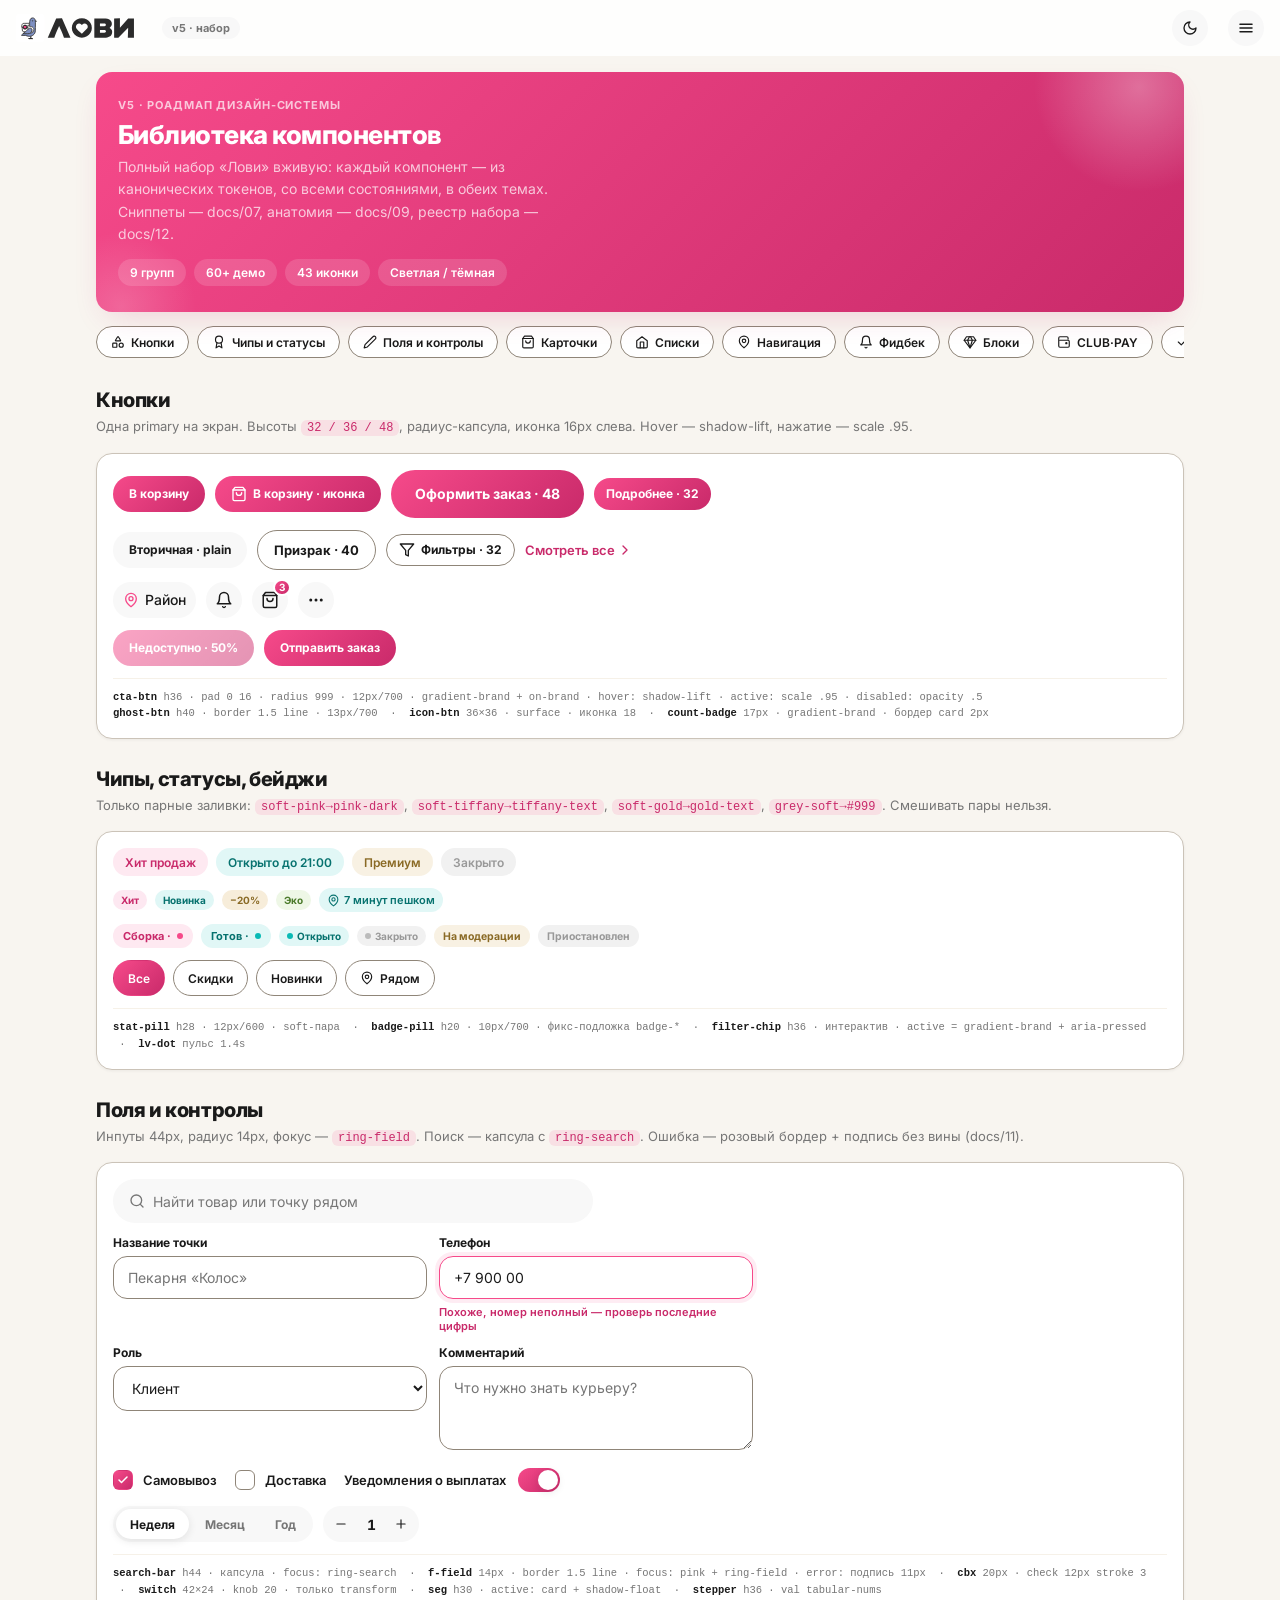
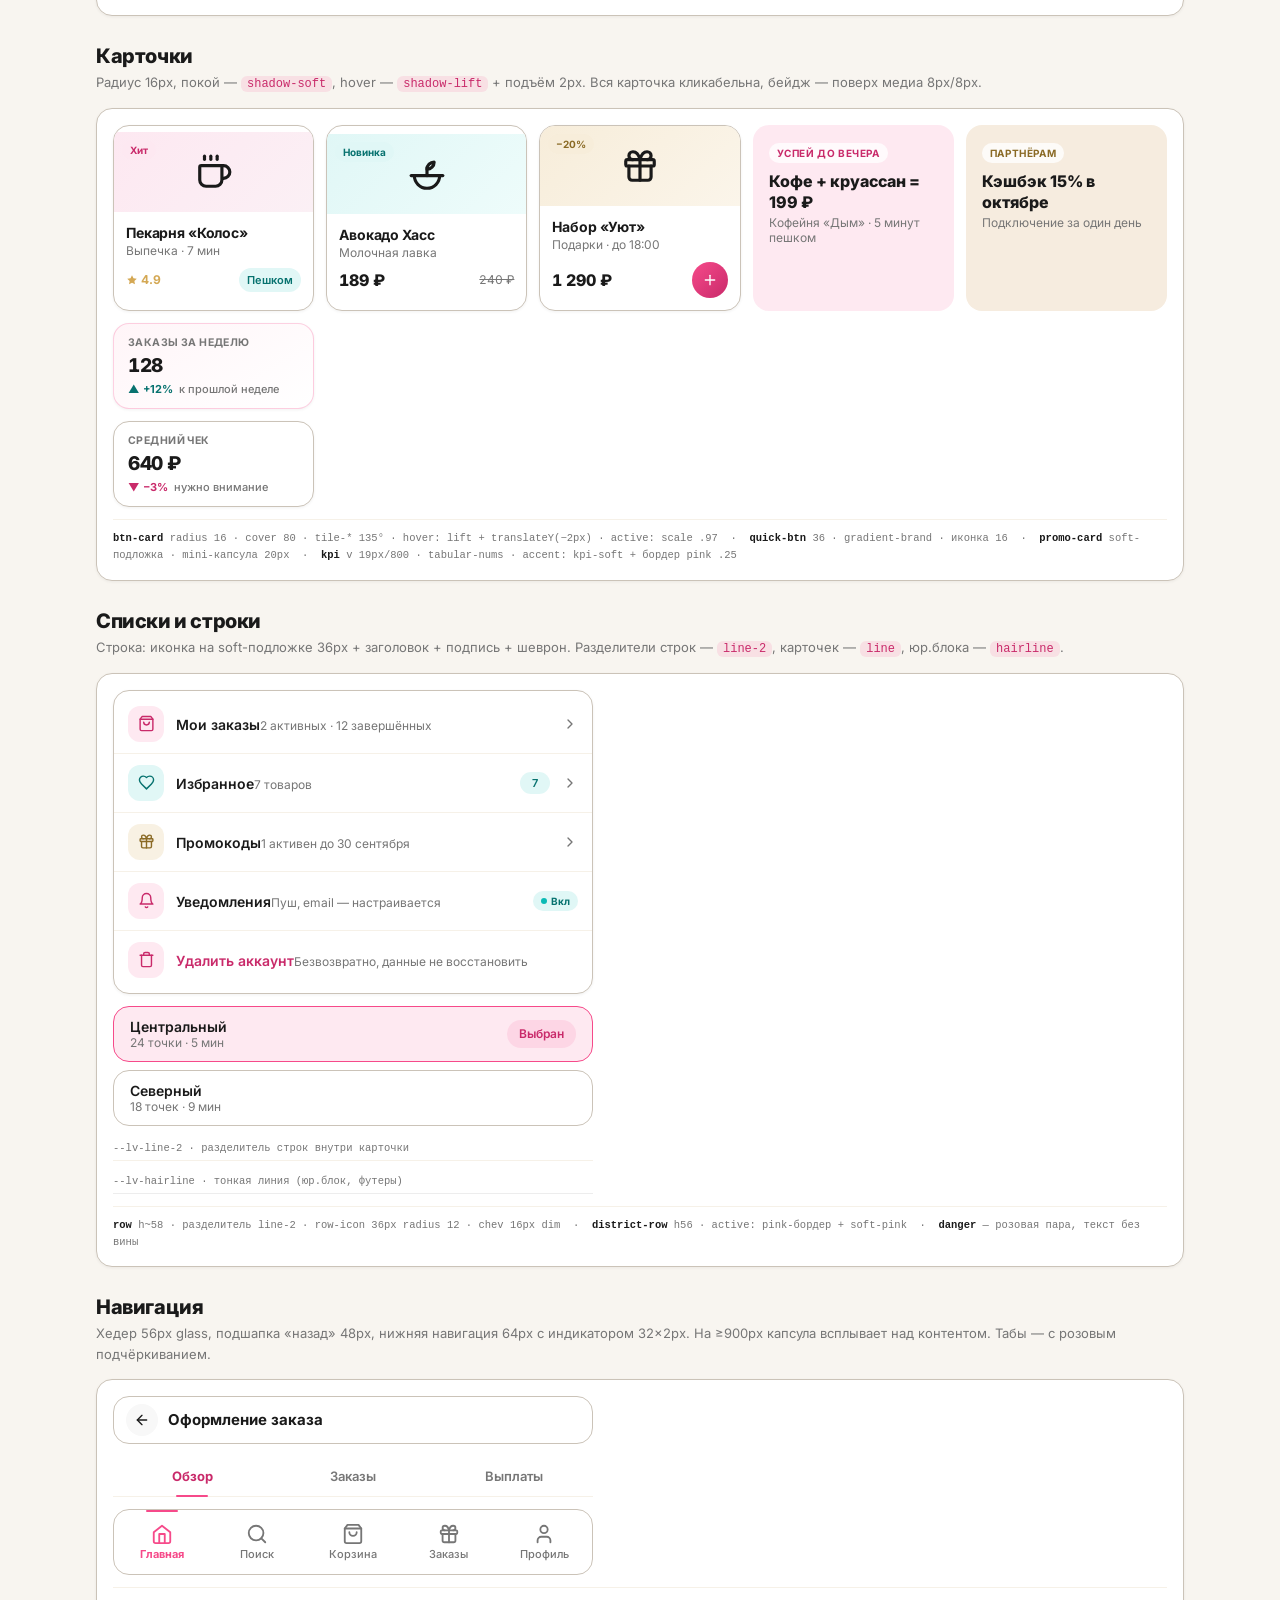
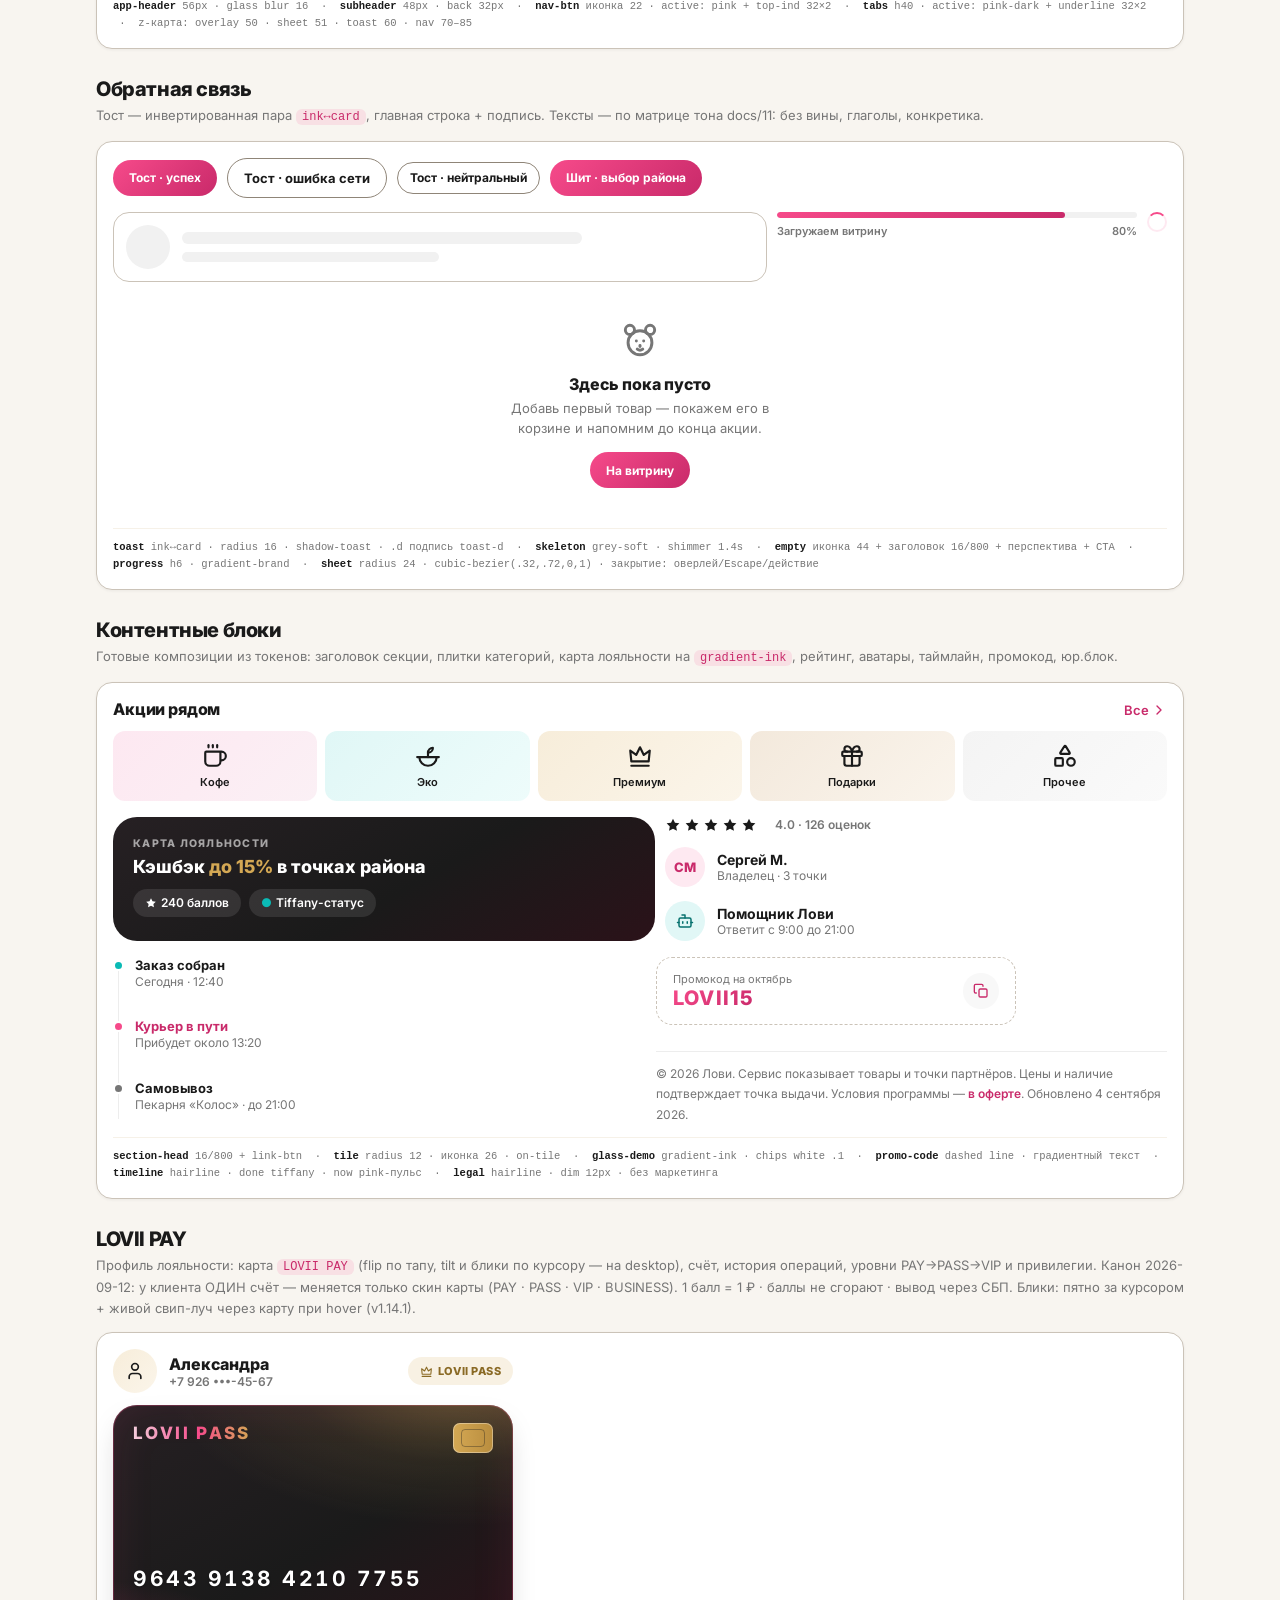
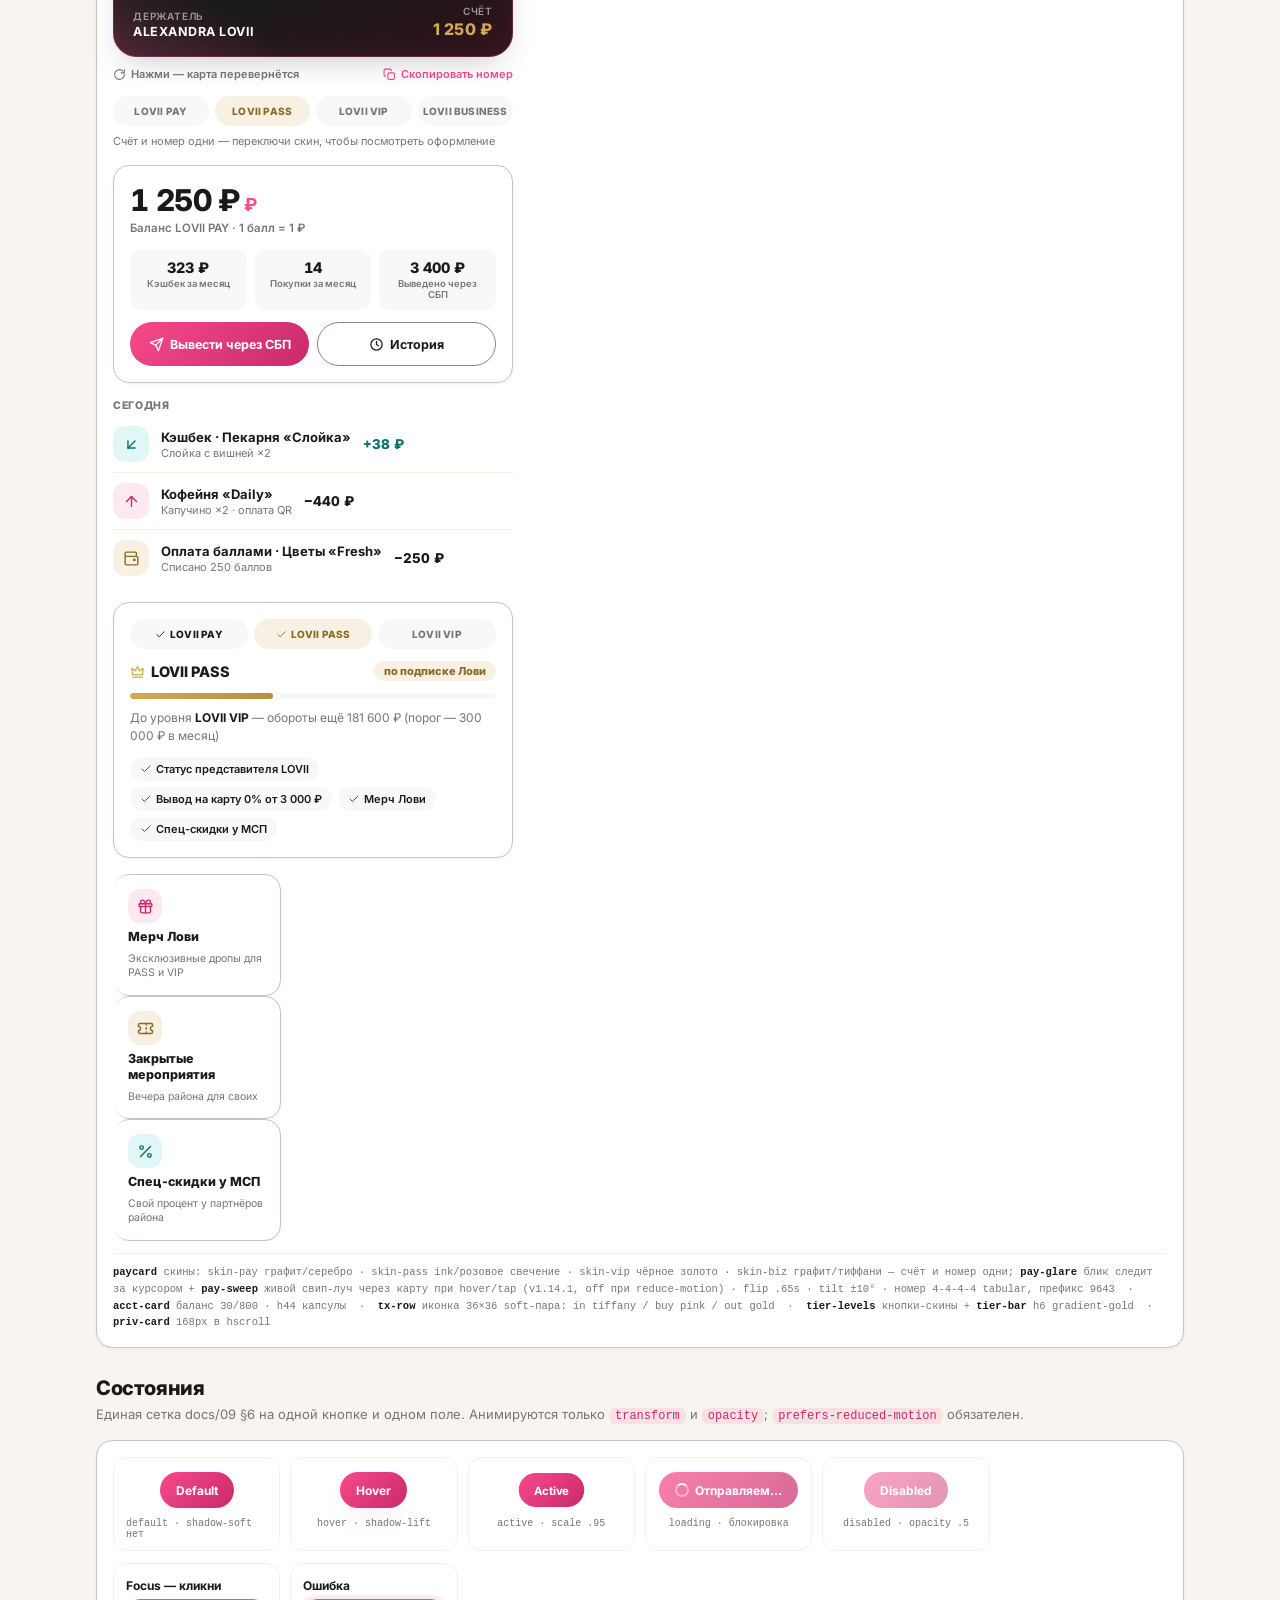
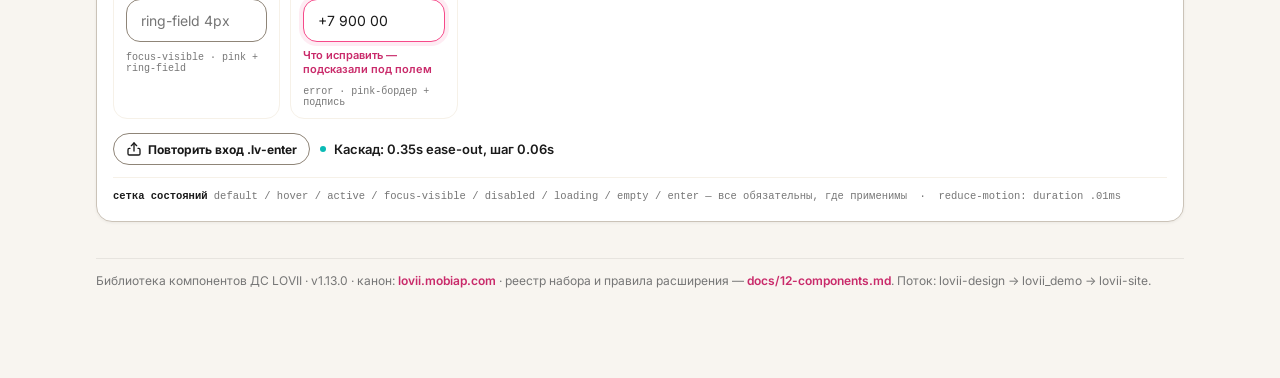
<file: examples/08-components.html>
<!DOCTYPE html>
<html lang="ru" data-theme="light">
<head>
<meta charset="UTF-8">
<meta name="viewport" content="width=device-width, initial-scale=1, viewport-fit=cover">
<meta name="theme-color" id="metaTheme" content="#f64a8a">
<link rel="icon" type="image/svg+xml" href="../assets/favicon.svg">
<title>LOVII · Библиотека компонентов: полный набор</title>
<script>
/* Anti-FOUC: тема ставится ДО CSS. Копировать как есть. */
(function(){try{var t=localStorage.getItem('lovii_theme');
if(!t){t=matchMedia('(prefers-color-scheme: dark)').matches?'dark':'light';}
document.documentElement.setAttribute('data-theme',t);}catch(e){}})();
</script>
<link rel="preconnect" href="https://fonts.googleapis.com">
<link rel="preconnect" href="https://fonts.gstatic.com" crossorigin>
<link href="https://fonts.googleapis.com/css2?family=Inter:wght@400;500;600;700;800&display=swap" rel="stylesheet">
<link rel="stylesheet" href="../lovii.css">
<!-- стили отключены на lovii.css (единый файл ДС; сборка: tools/build-lovii-css.py) -->
</head>
<body>

<header class="app-header">
  <img src="../assets/lovii-logo-light.svg" class="logo-light-img" alt="LOVII">
  <img src="../assets/lovii-logo-dark.svg" class="logo-dark-img" alt="LOVII">
  <span class="head-pill">v5 · набор</span>
  <button class="theme-btn" id="themeBtn" aria-label="Переключить тему" title="Светлая/тёмная тема">
    <svg class="tb-moon ico" aria-hidden="true"><use href="../assets/icons.svg#i-moon"/></svg>
    <svg class="tb-sun ico" aria-hidden="true"><use href="../assets/icons.svg#i-sun"/></svg>
  </button>
</header>

<main class="view">

  <section class="hero lv-enter">
    <div class="kicker">v5 · Роадмап дизайн-системы</div>
    <h1>Библиотека компонентов</h1>
    <p>Полный набор «Лови» вживую: каждый компонент — из канонических токенов, со всеми состояниями, в обеих темах. Сниппеты — docs/07, анатомия — docs/09, реестр набора — docs/12.</p>
    <div class="chips">
      <span class="chip">9 групп</span>
      <span class="chip">60+ демо</span>
      <span class="chip">43 иконки</span>
      <span class="chip">Светлая / тёмная</span>
    </div>
  </section>

  <nav class="anchor-rail no-scrollbar" aria-label="Группы компонентов">
    <a class="anchor-chip" href="#buttons"><svg class="ico" aria-hidden="true"><use href="../assets/icons.svg#i-shapes"/></svg>Кнопки</a>
    <a class="anchor-chip" href="#chips"><svg class="ico" aria-hidden="true"><use href="../assets/icons.svg#i-award"/></svg>Чипы и статусы</a>
    <a class="anchor-chip" href="#fields"><svg class="ico" aria-hidden="true"><use href="../assets/icons.svg#i-edit"/></svg>Поля и контролы</a>
    <a class="anchor-chip" href="#cards"><svg class="ico" aria-hidden="true"><use href="../assets/icons.svg#i-bag"/></svg>Карточки</a>
    <a class="anchor-chip" href="#lists"><svg class="ico" aria-hidden="true"><use href="../assets/icons.svg#i-home"/></svg>Списки</a>
    <a class="anchor-chip" href="#nav"><svg class="ico" aria-hidden="true"><use href="../assets/icons.svg#i-map-pin"/></svg>Навигация</a>
    <a class="anchor-chip" href="#feedback"><svg class="ico" aria-hidden="true"><use href="../assets/icons.svg#i-bell"/></svg>Фидбек</a>
    <a class="anchor-chip" href="#blocks"><svg class="ico" aria-hidden="true"><use href="../assets/icons.svg#i-gem"/></svg>Блоки</a>
    <a class="anchor-chip" href="#clubpay"><svg class="ico" aria-hidden="true"><use href="../assets/icons.svg#i-wallet"/></svg>CLUB·PAY</a>
    <a class="anchor-chip" href="#states"><svg class="ico" aria-hidden="true"><use href="../assets/icons.svg#i-check"/></svg>Состояния</a>
  </nav>

  <!-- ================= §1 Кнопки ================= -->
  <section class="section" id="buttons">
    <h2 class="section-title">Кнопки</h2>
    <p class="section-sub">Одна primary на экран. Высоты <code>32 / 36 / 48</code>, радиус-капсула, иконка 16px слева. Hover — shadow-lift, нажатие — scale .95.</p>
    <div class="panel">
      <div class="btn-row">
        <button class="cta-btn">В корзину</button>
        <button class="cta-btn"><svg class="ico" aria-hidden="true"><use href="../assets/icons.svg#i-bag"/></svg>В корзину · иконка</button>
        <button class="cta-btn big">Оформить заказ · 48</button>
        <button class="cta-btn sm">Подробнее · 32</button>
      </div>
      <div class="btn-row">
        <button class="cta-btn plain">Вторичная · plain</button>
        <button class="ghost-btn">Призрак · 40</button>
        <button class="ghost-btn sm"><svg class="ico" aria-hidden="true"><use href="../assets/icons.svg#i-filter"/></svg>Фильтры · 32</button>
        <span class="link-btn">Смотреть все <svg class="ico" aria-hidden="true"><use href="../assets/icons.svg#i-chevron-right"/></svg></span>
      </div>
      <div class="btn-row">
        <button class="pill-btn"><svg class="ico" aria-hidden="true"><use href="../assets/icons.svg#i-map-pin"/></svg>Район</button>
        <button class="icon-btn" aria-label="Уведомления"><svg class="ico" aria-hidden="true"><use href="../assets/icons.svg#i-bell"/></svg></button>
        <button class="icon-btn" aria-label="Корзина, 3 товара"><svg class="ico" aria-hidden="true"><use href="../assets/icons.svg#i-bag"/></svg><span class="count-badge">3</span></button>
        <button class="icon-btn" aria-label="Ещё"><svg class="ico" aria-hidden="true"><use href="../assets/icons.svg#i-dots"/></svg></button>
      </div>
      <div class="btn-row">
        <button class="cta-btn disabled" aria-disabled="true">Недоступно · 50%</button>
        <button class="cta-btn" id="loadingBtn"><span class="spinner" hidden></span><span class="lbl">Отправить заказ</span></button>
      </div>
      <div class="spec"><b>cta-btn</b> h36 · pad 0 16 · radius 999 · 12px/700 · gradient-brand + on-brand · hover: shadow-lift · active: scale .95 · disabled: opacity .5<br><b>ghost-btn</b> h40 · border 1.5 line · 13px/700 &nbsp;·&nbsp; <b>icon-btn</b> 36×36 · surface · иконка 18 &nbsp;·&nbsp; <b>count-badge</b> 17px · gradient-brand · бордер card 2px</div>
    </div>
  </section>

  <!-- ================= §2 Чипы и статусы ================= -->
  <section class="section" id="chips">
    <h2 class="section-title">Чипы, статусы, бейджи</h2>
    <p class="section-sub">Только парные заливки: <code>soft-pink→pink-dark</code>, <code>soft-tiffany→tiffany-text</code>, <code>soft-gold→gold-text</code>, <code>grey-soft→#999</code>. Смешивать пары нельзя.</p>
    <div class="panel">
      <div class="pill-row">
        <span class="stat-pill pink">Хит продаж</span>
        <span class="stat-pill tiffany">Открыто до 21:00</span>
        <span class="stat-pill gold">Премиум</span>
        <span class="stat-pill grey">Закрыто</span>
      </div>
      <div class="pill-row">
        <span class="badge-pill badge-hit">Хит</span>
        <span class="badge-pill badge-new">Новинка</span>
        <span class="badge-pill badge-sale">−20%</span>
        <span class="badge-pill badge-eco">Эко</span>
        <span class="walk-pill"><svg class="ico" aria-hidden="true"><use href="../assets/icons.svg#i-map-pin"/></svg>7 минут пешком</span>
      </div>
      <div class="pill-row">
        <span class="status-pill" style="background:var(--lv-soft-pink);color:var(--lv-pink-dark)">Сборка · <span class="lv-dot" style="background:var(--lv-pink)"></span></span>
        <span class="status-pill" style="background:var(--lv-soft-tiffany);color:var(--lv-tiffany-text)">Готов · <span class="lv-dot" style="background:var(--lv-tiffany)"></span></span>
        <span class="open-pill on"><span class="dot"></span>Открыто</span>
        <span class="open-pill off"><span class="dot"></span>Закрыто</span>
        <span class="st-chip" style="background:var(--lv-soft-gold);color:var(--lv-gold-text)">На модерации</span>
        <span class="st-chip" style="background:var(--lv-grey-soft);color:#999">Приостановлен</span>
      </div>
      <div class="pill-row" id="filterChips" role="group" aria-label="Фильтры витрины">
        <button class="filter-chip active" aria-pressed="true">Все</button>
        <button class="filter-chip" aria-pressed="false">Скидки</button>
        <button class="filter-chip" aria-pressed="false">Новинки</button>
        <button class="filter-chip" aria-pressed="false"><svg class="ico" aria-hidden="true"><use href="../assets/icons.svg#i-map-pin"/></svg>Рядом</button>
      </div>
      <div class="spec"><b>stat-pill</b> h28 · 12px/600 · soft-пара &nbsp;·&nbsp; <b>badge-pill</b> h20 · 10px/700 · фикс-подложка badge-* &nbsp;·&nbsp; <b>filter-chip</b> h36 · интерактив · active = gradient-brand + aria-pressed &nbsp;·&nbsp; <b>lv-dot</b> пульс 1.4s</div>
    </div>
  </section>

  <!-- ================= §3 Поля и контролы ================= -->
  <section class="section" id="fields">
    <h2 class="section-title">Поля и контролы</h2>
    <p class="section-sub">Инпуты 44px, радиус 14px, фокус — <code>ring-field</code>. Поиск — капсула с <code>ring-search</code>. Ошибка — розовый бордер + подпись без вины (docs/11).</p>
    <div class="panel">
      <div class="search-bar" style="max-width:480px">
        <svg class="ico" aria-hidden="true"><use href="../assets/icons.svg#i-search"/></svg>
        <input type="text" placeholder="Найти товар или точку рядом" aria-label="Поиск">
      </div>
      <div class="form-grid" style="margin-top:12px; max-width:640px">
        <label class="f-field"><span class="lb">Название точки</span><input type="text" placeholder="Пекарня «Колос»"></label>
        <label class="f-field error"><span class="lb">Телефон</span><input type="tel" value="+7 900 00"><span class="err">Похоже, номер неполный — проверь последние цифры</span></label>
        <label class="f-field"><span class="lb">Роль</span><select><option>Клиент</option><option>Бизнес</option><option>Партнёр</option></select></label>
        <label class="f-field"><span class="lb">Комментарий</span><textarea placeholder="Что нужно знать курьеру?"></textarea></label>
      </div>
      <div class="demo-row" style="margin-top:14px; gap:18px; flex-wrap:wrap">
        <label class="check-row"><input type="checkbox" checked><span class="cbx"><svg class="ico" aria-hidden="true"><use href="../assets/icons.svg#i-check"/></svg></span>Самовывоз</label>
        <label class="check-row"><input type="checkbox"><span class="cbx"><svg class="ico" aria-hidden="true"><use href="../assets/icons.svg#i-check"/></svg></span>Доставка</label>
        <div class="switch-row"><span>Уведомления о выплатах</span><span class="switch"><input type="checkbox" checked aria-label="Уведомления о выплатах"><span class="knob"></span></span></div>
      </div>
      <div class="demo-row" style="margin-top:14px">
        <div class="seg" role="tablist" aria-label="Период">
          <button class="active" aria-selected="true">Неделя</button>
          <button aria-selected="false">Месяц</button>
          <button aria-selected="false">Год</button>
        </div>
        <div class="stepper" aria-label="Количество">
          <button type="button" data-step="-1" aria-label="Убавить"><svg class="ico" aria-hidden="true"><use href="../assets/icons.svg#i-minus"/></svg></button>
          <span class="val" id="stepVal">1</span>
          <button type="button" data-step="1" aria-label="Прибавить"><svg class="ico" aria-hidden="true"><use href="../assets/icons.svg#i-plus"/></svg></button>
        </div>
      </div>
      <div class="spec"><b>search-bar</b> h44 · капсула · focus: ring-search &nbsp;·&nbsp; <b>f-field</b> 14px · border 1.5 line · focus: pink + ring-field · error: подпись 11px &nbsp;·&nbsp; <b>cbx</b> 20px · check 12px stroke 3 &nbsp;·&nbsp; <b>switch</b> 42×24 · knob 20 · только transform &nbsp;·&nbsp; <b>seg</b> h30 · active: card + shadow-float &nbsp;·&nbsp; <b>stepper</b> h36 · val tabular-nums</div>
    </div>
  </section>

  <!-- ================= §4 Карточки ================= -->
  <section class="section" id="cards">
    <h2 class="section-title">Карточки</h2>
    <p class="section-sub">Радиус 16px, покой — <code>shadow-soft</code>, hover — <code>shadow-lift</code> + подъём 2px. Вся карточка кликабельна, бейдж — поверх медиа 8px/8px.</p>
    <div class="panel">
      <div class="demo-grid">
        <button class="btn-card">
          <div class="cover tile-pink"><svg class="em ico" aria-hidden="true"><use href="../assets/icons.svg#i-coffee"/></svg><span class="badge-pill badge-hit" style="position:absolute;top:8px;left:8px">Хит</span></div>
          <div class="card-body"><div class="card-name">Пекарня «Колос»</div><div class="card-sub">Выпечка · 7 мин</div>
            <div class="card-foot"><span class="rating"><svg class="star-ico" aria-hidden="true"><use href="../assets/icons.svg#i-star"/></svg>4.9</span><span class="walk-pill">Пешком</span></div>
          </div>
        </button>
        <button class="btn-card">
          <div class="cover tile-tiffany"><svg class="em ico" aria-hidden="true"><use href="../assets/icons.svg#i-salad"/></svg><span class="badge-pill badge-new" style="position:absolute;top:8px;left:8px">Новинка</span></div>
          <div class="card-body"><div class="card-name">Авокадо Хасс</div><div class="card-sub">Молочная лавка</div>
            <div class="card-foot"><span class="price">189 ₽</span><span class="price-old">240 ₽</span></div>
          </div>
        </button>
        <button class="btn-card">
          <div class="cover tile-gold"><svg class="em ico" aria-hidden="true"><use href="../assets/icons.svg#i-gift"/></svg><span class="badge-pill badge-sale" style="position:absolute;top:8px;left:8px">−20%</span></div>
          <div class="card-body"><div class="card-name">Набор «Уют»</div><div class="card-sub">Подарки · до 18:00</div>
            <div class="card-foot"><span class="price">1 290 ₽</span><span class="quick-btn" role="button" aria-label="Добавить в корзину"><svg class="ico" aria-hidden="true"><use href="../assets/icons.svg#i-plus"/></svg></span></div>
          </div>
        </button>
        <div class="promo-card tone-pink">
          <span class="promo-mini">Успей до вечера</span>
          <div class="promo-title">Кофе + круассан = 199 ₽</div>
          <div class="promo-desc">Кофейня «Дым» · 5 минут пешком</div>
        </div>
        <div class="promo-card tone-gold">
          <span class="promo-mini" style="color:var(--lv-gold-text)">Партнёрам</span>
          <div class="promo-title">Кэшбэк 15% в октябре</div>
          <div class="promo-desc">Подключение за один день</div>
        </div>
        <div style="display:grid;gap:12px;align-content:start">
          <div class="kpi accent"><div class="l">Заказы за неделю</div><div class="v">128</div><div class="d"><span class="delta-up">▲ +12%</span><span style="font-size:11px;color:var(--lv-dim);font-weight:500">к прошлой неделе</span></div></div>
          <div class="kpi"><div class="l">Средний чек</div><div class="v">640 ₽</div><div class="d"><span class="delta-down">▼ −3%</span><span style="font-size:11px;color:var(--lv-dim);font-weight:500">нужно внимание</span></div></div>
        </div>
      </div>
      <div class="spec"><b>btn-card</b> radius 16 · cover 80 · tile-* 135° · hover: lift + translateY(−2px) · active: scale .97 &nbsp;·&nbsp; <b>quick-btn</b> 36 · gradient-brand · иконка 16 &nbsp;·&nbsp; <b>promo-card</b> soft-подложка · mini-капсула 20px &nbsp;·&nbsp; <b>kpi</b> v 19px/800 · tabular-nums · accent: kpi-soft + бордер pink .25</div>
    </div>
  </section>

  <!-- ================= §5 Списки и строки ================= -->
  <section class="section" id="lists">
    <h2 class="section-title">Списки и строки</h2>
    <p class="section-sub">Строка: иконка на soft-подложке 36px + заголовок + подпись + шеврон. Разделители строк — <code>line-2</code>, карточек — <code>line</code>, юр.блока — <code>hairline</code>.</p>
    <div class="panel">
      <div class="list-card" style="max-width:480px">
        <button class="row"><span class="row-icon"><svg class="ico" aria-hidden="true"><use href="../assets/icons.svg#i-bag"/></svg></span><span class="row-main"><span class="row-title">Мои заказы</span><span class="row-sub">2 активных · 12 завершённых</span></span><svg class="ico chev" aria-hidden="true"><use href="../assets/icons.svg#i-chevron-right"/></svg></button>
        <button class="row"><span class="row-icon tiffany"><svg class="ico" aria-hidden="true"><use href="../assets/icons.svg#i-heart"/></svg></span><span class="row-main"><span class="row-title">Избранное</span><span class="row-sub">7 товаров</span></span><span class="stat-pill tiffany" style="height:22px;font-size:11px">7</span><svg class="ico chev" aria-hidden="true"><use href="../assets/icons.svg#i-chevron-right"/></svg></button>
        <button class="row"><span class="row-icon gold"><svg class="ico" aria-hidden="true"><use href="../assets/icons.svg#i-gift"/></svg></span><span class="row-main"><span class="row-title">Промокоды</span><span class="row-sub">1 активен до 30 сентября</span></span><svg class="ico chev" aria-hidden="true"><use href="../assets/icons.svg#i-chevron-right"/></svg></button>
        <button class="row"><span class="row-icon"><svg class="ico" aria-hidden="true"><use href="../assets/icons.svg#i-bell"/></svg></span><span class="row-main"><span class="row-title">Уведомления</span><span class="row-sub">Пуш, email — настраивается</span></span><span class="open-pill on"><span class="dot"></span>Вкл</span></button>
        <button class="row danger"><span class="row-icon"><svg class="ico" aria-hidden="true"><use href="../assets/icons.svg#i-trash"/></svg></span><span class="row-main"><span class="row-title">Удалить аккаунт</span><span class="row-sub">Безвозвратно, данные не восстановить</span></span></button>
      </div>
      <div class="demo-grid" style="margin-top:12px; grid-template-columns:1fr; max-width:480px">
        <div style="display:grid; gap:8px">
          <button class="district-row active"><span><span class="nm">Центральный</span><span class="mt">24 точки · 5 мин</span></span><span class="stat-pill pink">Выбран</span></button>
          <button class="district-row"><span><span class="nm">Северный</span><span class="mt">18 точек · 9 мин</span></span></button>
        </div>
      </div>
      <div class="divider-demo" style="margin-top:16px; max-width:480px">
        <div><div class="cap">--lv-line-2 · разделитель строк внутри карточки</div><div class="hr-2" style="margin-top:6px"></div></div>
        <div><div class="cap">--lv-hairline · тонкая линия (юр.блок, футеры)</div><div class="hr-hair" style="margin-top:6px"></div></div>
      </div>
      <div class="spec"><b>row</b> h~58 · разделитель line-2 · row-icon 36px radius 12 · chev 16px dim &nbsp;·&nbsp; <b>district-row</b> h56 · active: pink-бордер + soft-pink &nbsp;·&nbsp; <b>danger</b> — розовая пара, текст без вины</div>
    </div>
  </section>

  <!-- ================= §6 Навигация ================= -->
  <section class="section" id="nav">
    <h2 class="section-title">Навигация</h2>
    <p class="section-sub">Хедер 56px glass, подшапка «назад» 48px, нижняя навигация 64px с индикатором 32×2px. На ≥900px капсула всплывает над контентом. Табы — с розовым подчёркиванием.</p>
    <div class="panel">
      <div class="subheader-demo">
        <button class="back" aria-label="Назад"><svg class="ico" aria-hidden="true"><use href="../assets/icons.svg#i-arrow-left"/></svg></button>
        <span class="t">Оформление заказа</span>
      </div>
      <div class="tabs" style="margin-top:12px" role="tablist" aria-label="Разделы">
        <button class="active" aria-selected="true">Обзор</button>
        <button aria-selected="false">Заказы</button>
        <button aria-selected="false">Выплаты</button>
      </div>
      <div class="nav-demo" style="margin-top:12px">
        <div class="app-nav-in">
          <button class="nav-btn active"><span class="top-ind"></span><span class="nav-ico"><svg class="ico" aria-hidden="true"><use href="../assets/icons.svg#i-home"/></svg></span>Главная</button>
          <button class="nav-btn"><span class="top-ind"></span><span class="nav-ico"><svg class="ico" aria-hidden="true"><use href="../assets/icons.svg#i-search"/></svg></span>Поиск</button>
          <button class="nav-btn"><span class="top-ind"></span><span class="nav-ico"><svg class="ico" aria-hidden="true"><use href="../assets/icons.svg#i-bag"/></svg></span>Корзина</button>
          <button class="nav-btn"><span class="top-ind"></span><span class="nav-ico"><svg class="ico" aria-hidden="true"><use href="../assets/icons.svg#i-gift"/></svg></span>Заказы</button>
          <button class="nav-btn"><span class="top-ind"></span><span class="nav-ico"><svg class="ico" aria-hidden="true"><use href="../assets/icons.svg#i-user"/></svg></span>Профиль</button>
        </div>
      </div>
      <div class="spec"><b>app-header</b> 56px · glass blur 16 &nbsp;·&nbsp; <b>subheader</b> 48px · back 32px &nbsp;·&nbsp; <b>nav-btn</b> иконка 22 · active: pink + top-ind 32×2 &nbsp;·&nbsp; <b>tabs</b> h40 · active: pink-dark + underline 32×2 &nbsp;·&nbsp; z-карта: overlay 50 · sheet 51 · toast 60 · nav 70–85</div>
    </div>
  </section>

  <!-- ================= §7 Обратная связь ================= -->
  <section class="section" id="feedback">
    <h2 class="section-title">Обратная связь</h2>
    <p class="section-sub">Тост — инвертированная пара <code>ink↔card</code>, главная строка + подпись. Тексты — по матрице тона docs/11: без вины, глаголы, конкретика.</p>
    <div class="panel">
      <div class="btn-row">
        <button class="cta-btn" data-toast="cart">Тост · успех</button>
        <button class="ghost-btn" data-toast="net">Тост · ошибка сети</button>
        <button class="ghost-btn sm" data-toast="refresh">Тост · нейтральный</button>
        <button class="cta-btn" data-action="open-sheet">Шит · выбор района</button>
      </div>
      <div class="demo-row" style="margin-top:14px; align-items:stretch">
        <div class="skeleton-card" style="flex:1; min-width:220px" aria-hidden="true">
          <span class="sk sk-ava"></span>
          <span style="flex:1"><span class="sk sk-l1" style="display:block"></span><span class="sk sk-l2" style="display:block"></span></span>
        </div>
        <div class="progress-wrap" style="flex:1; min-width:220px">
          <div class="progress-track"><div class="progress-fill" id="progressFill"></div></div>
          <div class="progress-meta"><span>Загружаем витрину</span><span id="progressVal">64%</span></div>
        </div>
        <div class="spinner-lg" role="status" aria-label="Загрузка"></div>
      </div>
      <div class="empty-state" style="margin-top:8px">
        <svg class="ico" aria-hidden="true"><use href="../assets/icons.svg#i-bear"/></svg>
        <h4>Здесь пока пусто</h4>
        <p>Добавь первый товар — покажем его в корзине и напомним до конца акции.</p>
        <button class="cta-btn">На витрину</button>
      </div>
      <div class="spec"><b>toast</b> ink↔card · radius 16 · shadow-toast · .d подпись toast-d &nbsp;·&nbsp; <b>skeleton</b> grey-soft · shimmer 1.4s &nbsp;·&nbsp; <b>empty</b> иконка 44 + заголовок 16/800 + перспектива + CTA &nbsp;·&nbsp; <b>progress</b> h6 · gradient-brand &nbsp;·&nbsp; <b>sheet</b> radius 24 · cubic-bezier(.32,.72,0,1) · закрытие: оверлей/Escape/действие</div>
    </div>
  </section>

  <!-- ================= §8 Контентные блоки ================= -->
  <section class="section" id="blocks">
    <h2 class="section-title">Контентные блоки</h2>
    <p class="section-sub">Готовые композиции из токенов: заголовок секции, плитки категорий, карта лояльности на <code>gradient-ink</code>, рейтинг, аватары, таймлайн, промокод, юр.блок.</p>
    <div class="panel">
      <div class="section-head">
        <span class="t">Акции рядом</span>
        <span class="link-btn">Все <svg class="ico" aria-hidden="true"><use href="../assets/icons.svg#i-chevron-right"/></svg></span>
      </div>
      <div class="tiles-row" style="margin-top:12px">
        <button class="tile tile-pink"><svg class="ico" aria-hidden="true"><use href="../assets/icons.svg#i-coffee"/></svg><span class="nm">Кофе</span></button>
        <button class="tile tile-tiffany"><svg class="ico" aria-hidden="true"><use href="../assets/icons.svg#i-salad"/></svg><span class="nm">Эко</span></button>
        <button class="tile tile-gold"><svg class="ico" aria-hidden="true"><use href="../assets/icons.svg#i-crown"/></svg><span class="nm">Премиум</span></button>
        <button class="tile tile-sand"><svg class="ico" aria-hidden="true"><use href="../assets/icons.svg#i-gift"/></svg><span class="nm">Подарки</span></button>
        <button class="tile tile-ink"><svg class="ico" aria-hidden="true"><use href="../assets/icons.svg#i-shapes"/></svg><span class="nm">Прочее</span></button>
      </div>
      <div class="demo-row" style="margin-top:16px; align-items:stretch">
        <div class="glass-demo" style="flex:1; min-width:260px">
          <div class="kicker">Карта лояльности</div>
          <div class="big">Кэшбэк <span class="g">до 15%</span> в точках района</div>
          <div style="display:flex;gap:8px;margin-top:12px;flex-wrap:wrap">
            <span class="glass-chip"><svg class="star-ico" aria-hidden="true"><use href="../assets/icons.svg#i-star"/></svg>240 баллов</span>
            <span class="glass-chip"><span class="t">●</span>Tiffany-статус</span>
          </div>
        </div>
        <div style="display:grid; gap:14px; align-content:start; flex:1; min-width:220px">
          <div class="demo-row">
            <span class="stars-row" aria-label="Рейтинг 4 из 5">
              <svg class="star-ico" aria-hidden="true"><use href="../assets/icons.svg#i-star"/></svg>
              <svg class="star-ico" aria-hidden="true"><use href="../assets/icons.svg#i-star"/></svg>
              <svg class="star-ico" aria-hidden="true"><use href="../assets/icons.svg#i-star"/></svg>
              <svg class="star-ico" aria-hidden="true"><use href="../assets/icons.svg#i-star"/></svg>
              <svg class="star-ico off" aria-hidden="true"><use href="../assets/icons.svg#i-star"/></svg>
            </span><span class="stars-meta">4.0 · 126 оценок</span>
          </div>
          <div class="avatar-row">
            <span class="avatar">СМ</span>
            <span><div style="font-size:14px;font-weight:700">Сергей М.</div><div style="font-size:12px;color:var(--lv-dim)">Владелец · 3 точки</div></span>
          </div>
          <div class="avatar-row">
            <span class="avatar tiffany"><svg class="ico" aria-hidden="true"><use href="../assets/icons.svg#i-bot"/></svg></span>
            <span><div style="font-size:14px;font-weight:700">Помощник Лови</div><div style="font-size:12px;color:var(--lv-dim)">Ответит с 9:00 до 21:00</div></span>
          </div>
        </div>
      </div>
      <div class="demo-row" style="margin-top:16px; align-items:stretch">
        <div class="timeline" style="flex:1; min-width:240px">
          <div class="milestone done"><span class="pt"></span><div class="t">Заказ собран</div><div class="s">Сегодня · 12:40</div></div>
          <div class="milestone now"><span class="pt"></span><div class="t">Курьер в пути</div><div class="s">Прибудет около 13:20</div></div>
          <div class="milestone"><span class="pt"></span><div class="t">Самовывоз</div><div class="s">Пекарня «Колос» · до 21:00</div></div>
        </div>
        <div style="display:grid; gap:12px; align-content:start; flex:1; min-width:240px">
          <div class="promo-code">
            <span><span class="cap" style="font-size:11px;color:var(--lv-dim);display:block">Промокод на октябрь</span><span class="code">LOVII15</span></span>
            <button class="copy-mini" data-copy="LOVII15" aria-label="Скопировать промокод"><svg class="ico" aria-hidden="true"><use href="../assets/icons.svg#i-copy"/></svg></button>
          </div>
          <div class="legal">
            © 2026 Лови. Сервис показывает товары и точки партнёров. Цены и наличие подтверждает точка выдачи. Условия программы — <a href="#" onclick="return false">в оферте</a>. Обновлено 4 сентября 2026.
          </div>
        </div>
      </div>
      <div class="spec"><b>section-head</b> 16/800 + link-btn &nbsp;·&nbsp; <b>tile</b> radius 12 · иконка 26 · on-tile &nbsp;·&nbsp; <b>glass-demo</b> gradient-ink · chips white .1 &nbsp;·&nbsp; <b>promo-code</b> dashed line · градиентный текст &nbsp;·&nbsp; <b>timeline</b> hairline · done tiffany · now pink-пульс &nbsp;·&nbsp; <b>legal</b> hairline · dim 12px · без маркетинга</div>
    </div>
  </section>

  <!-- ================= §10 LOVII PAY ================= -->
  <section class="section" id="clubpay">
    <h2 class="section-title">LOVII PAY</h2>
    <p class="section-sub">Профиль лояльности: карта <code>LOVII PAY</code> (flip по тапу, tilt и блики по курсору — на desktop), счёт, история операций, уровни PAY→PASS→VIP и привилегии. Канон 2026-09-12: у клиента ОДИН счёт — меняется только скин карты (PAY · PASS · VIP · BUSINESS). 1 балл = 1 ₽ · баллы не сгорают · вывод через СБП. Блики: пятно за курсором + живой свип-луч через карту при hover (v1.14.1).</p>
    <div class="panel">
      <div style="max-width:400px">
        <div style="display:flex;align-items:center;gap:12px;margin-bottom:12px">
          <span class="tile tile-gold" style="width:44px;height:44px;border-radius:999px;display:flex;align-items:center;justify-content:center"><svg class="ico" style="width:22px;height:22px" aria-hidden="true"><use href="../assets/icons.svg#i-user"/></svg></span>
          <div style="min-width:0"><div style="font-size:16px;font-weight:800">Александра</div><div style="font-size:12px;color:var(--lv-dim);font-weight:600">+7 926 •••-45-67</div></div>
          <span class="pay-badge"><svg class="ico" aria-hidden="true"><use href="../assets/icons.svg#i-crown"/></svg>LOVII PASS</span>
        </div>
        <div class="pay-stage">
          <div class="pay-tilt" id="demoTilt">
            <button class="paycard skin-pass" id="demoPayCard" type="button" aria-label="Карта LOVII PAY — перевернуть">
              <span class="pay-face pay-front">
                <span class="pay-sheen" aria-hidden="true"></span>
                <span class="pay-glare" aria-hidden="true"></span>
                <span class="pay-sweep" aria-hidden="true"></span>
                <span class="pay-top"><span class="pay-brand" id="demoSkinTag">LOVII PASS</span><span class="pay-chip" aria-hidden="true"></span></span>
                <span class="pay-num">9643 9138 4210 7755</span>
                <span class="pay-bot">
                  <span class="pay-holder"><span class="lbl">Держатель</span><span class="val">ALEXANDRA LOVII</span></span>
                  <span class="pay-bal"><span class="lbl">Счёт</span><span class="val">1 250 ₽</span></span>
                </span>
              </span>
              <span class="pay-face pay-back">
                <span class="pay-mag" aria-hidden="true"></span>
                <span class="pay-back-mid">
                  <span class="pay-qr"><svg class="ico" aria-hidden="true"><use href="../assets/icons.svg#i-qr"/></svg></span>
                  <span class="pay-back-info">
                    <span class="pay-cvv"><span class="lbl">CVV</span><span class="val">•••</span></span>
                    <span class="pay-note">Оплата QR у партнёров Лови</span>
                  </span>
                </span>
                <span class="pay-back-bot">1 балл = 1 ₽ · баллы не сгорают · счёт один — скины меняются</span>
                <span class="pay-sweep" aria-hidden="true"></span>
              </span>
            </button>
          </div>
          <div class="pay-hints">
            <span class="pay-hint"><svg class="ico" aria-hidden="true"><use href="../assets/icons.svg#i-rotate"/></svg>Нажми — карта перевернётся</span>
            <span class="pay-hint as-btn"><svg class="ico" aria-hidden="true"><use href="../assets/icons.svg#i-copy"/></svg>Скопировать номер</span>
          </div>
        </div>

        <!-- Скины карты (канон 2026-09-12): счёт один — меняется оформление -->
        <div class="tier-levels" id="demoSkinPicker" style="margin-top:14px">
          <button class="tl" type="button" data-skin="pay">LOVII PAY</button>
          <button class="tl cur" type="button" data-skin="pass">LOVII PASS</button>
          <button class="tl" type="button" data-skin="vip">LOVII VIP</button>
          <button class="tl" type="button" data-skin="biz">LOVII BUSINESS</button>
        </div>
        <div class="pay-skin-note">Счёт и номер одни — переключи скин, чтобы посмотреть оформление</div>

        <div style="margin-top:16px" class="acct-card">
          <div class="acct-balance">1 250 ₽<span class="unit">₽</span></div>
          <div class="acct-lbl">Баланс LOVII PAY · 1 балл = 1 ₽</div>
          <div class="acct-stats">
            <div class="as-b"><span class="v">323 ₽</span><span class="l">Кэшбек за месяц</span></div>
            <div class="as-b"><span class="v">14</span><span class="l">Покупки за месяц</span></div>
            <div class="as-b"><span class="v">3 400 ₽</span><span class="l">Выведено через СБП</span></div>
          </div>
          <div class="acct-actions">
            <button class="acct-btn brand" type="button"><svg class="ico" aria-hidden="true"><use href="../assets/icons.svg#i-send"/></svg>Вывести через СБП</button>
            <button class="acct-btn ghost" type="button"><svg class="ico" aria-hidden="true"><use href="../assets/icons.svg#i-clock"/></svg>История</button>
          </div>
        </div>

        <div style="margin-top:16px">
          <div class="tx-day" style="padding-top:0">Сегодня</div>
          <div class="tx-row"><span class="tx-ico in"><svg class="ico" aria-hidden="true"><use href="../assets/icons.svg#i-arrow-down-left"/></svg></span><div class="tx-mid"><div class="tx-name">Кэшбек · Пекарня «Слойка»</div><div class="tx-meta">Слойка с вишней ×2</div></div><div class="tx-sum plus">+38 ₽</div></div>
          <div class="tx-row"><span class="tx-ico buy"><svg class="ico" aria-hidden="true"><use href="../assets/icons.svg#i-arrow-up"/></svg></span><div class="tx-mid"><div class="tx-name">Кофейня «Daily»</div><div class="tx-meta">Капучино ×2 · оплата QR</div></div><div class="tx-sum">−440 ₽</div></div>
          <div class="tx-row"><span class="tx-ico out"><svg class="ico" aria-hidden="true"><use href="../assets/icons.svg#i-wallet"/></svg></span><div class="tx-mid"><div class="tx-name">Оплата баллами · Цветы «Fresh»</div><div class="tx-meta">Списано 250 баллов</div></div><div class="tx-sum">−250 ₽</div></div>
        </div>

        <div style="margin-top:16px" class="tier-card">
          <div class="tier-levels"><span class="tl done"><svg class="ico" aria-hidden="true"><use href="../assets/icons.svg#i-check"/></svg>LOVII PAY</span><span class="tl cur"><svg class="ico" aria-hidden="true"><use href="../assets/icons.svg#i-check"/></svg>LOVII PASS</span><span class="tl lock">LOVII VIP</span></div>
          <div class="tier-row" style="margin-top:12px"><span class="tier-name"><svg class="ico" aria-hidden="true"><use href="../assets/icons.svg#i-crown"/></svg>LOVII PASS</span><span class="tier-cond">по подписке Лови</span></div>
          <div class="tier-bar" role="progressbar" aria-valuenow="39" aria-valuemin="0" aria-valuemax="100"><span style="width:39%"></span></div>
          <div class="tier-next">До уровня <b>LOVII VIP</b> — обороты ещё 181 600 ₽ (порог — 300 000 ₽ в месяц)</div>
          <div class="tier-perks"><span class="tp"><svg class="ico" aria-hidden="true"><use href="../assets/icons.svg#i-check"/></svg>Статус представителя LOVII</span><span class="tp"><svg class="ico" aria-hidden="true"><use href="../assets/icons.svg#i-check"/></svg>Вывод на карту 0% от 3 000 ₽</span><span class="tp"><svg class="ico" aria-hidden="true"><use href="../assets/icons.svg#i-check"/></svg>Мерч Лови</span><span class="tp"><svg class="ico" aria-hidden="true"><use href="../assets/icons.svg#i-check"/></svg>Спец-скидки у МСП</span></div>
        </div>

        <div class="hscroll no-scrollbar lv-edge-fade" style="margin-top:16px">
          <div class="priv-card t-pink"><span class="pc-ico"><svg class="ico" aria-hidden="true"><use href="../assets/icons.svg#i-gift"/></svg></span><div class="pc-title">Мерч Лови</div><div class="pc-sub">Эксклюзивные дропы для PASS и VIP</div></div>
          <div class="priv-card t-gold"><span class="pc-ico"><svg class="ico" aria-hidden="true"><use href="../assets/icons.svg#i-ticket"/></svg></span><div class="pc-title">Закрытые мероприятия</div><div class="pc-sub">Вечера района для своих</div></div>
          <div class="priv-card t-tiffany"><span class="pc-ico"><svg class="ico" aria-hidden="true"><use href="../assets/icons.svg#i-percent"/></svg></span><div class="pc-title">Спец-скидки у МСП</div><div class="pc-sub">Свой процент у партнёров района</div></div>
        </div>
      </div>
      <div class="spec"><b>paycard</b> скины: skin-pay графит/серебро · skin-pass ink/розовое свечение · skin-vip чёрное золото · skin-biz графит/тиффани — счёт и номер одни; <b>pay-glare</b> блик следит за курсором + <b>pay-sweep</b> живой свип-луч через карту при hover/tap (v1.14.1, off при reduce-motion) · flip .65s · tilt ±10° · номер 4-4-4-4 tabular, префикс 9643 &nbsp;·&nbsp; <b>acct-card</b> баланс 30/800 · h44 капсулы &nbsp;·&nbsp; <b>tx-row</b> иконка 36×36 soft-пара: in tiffany / buy pink / out gold &nbsp;·&nbsp; <b>tier-levels</b> кнопки-скины + <b>tier-bar</b> h6 gradient-gold &nbsp;·&nbsp; <b>priv-card</b> 168px в hscroll</div>
    </div>
  </section>

  <!-- ================= §9 Состояния ================= -->
  <section class="section" id="states">
    <h2 class="section-title">Состояния</h2>
    <p class="section-sub">Единая сетка docs/09 §6 на одной кнопке и одном поле. Анимируются только <code>transform</code> и <code>opacity</code>; <code>prefers-reduced-motion</code> обязателен.</p>
    <div class="panel">
      <div class="state-grid">
        <div class="state-cell"><button class="cta-btn">Default</button><span class="nm">default · shadow-soft нет</span></div>
        <div class="state-cell"><button class="cta-btn" style="box-shadow:var(--lv-shadow-lift)">Hover</button><span class="nm">hover · shadow-lift</span></div>
        <div class="state-cell"><button class="cta-btn" style="transform:scale(.95)">Active</button><span class="nm">active · scale .95</span></div>
        <div class="state-cell"><button class="cta-btn loading"><span class="spinner"></span><span class="lbl">Отправляем…</span></button><span class="nm">loading · блокировка</span></div>
        <div class="state-cell"><button class="cta-btn disabled" aria-disabled="true">Disabled</button><span class="nm">disabled · opacity .5</span></div>
      </div>
      <div class="state-grid" style="margin-top:12px">
        <div class="state-cell" style="width:100%"><div style="width:100%; max-width:280px"><label class="f-field"><span class="lb">Focus — кликни</span><input type="text" placeholder="ring-field 4px"></label></div><span class="nm">focus-visible · pink + ring-field</span></div>
        <div class="state-cell" style="width:100%"><div style="width:100%; max-width:280px"><label class="f-field error"><span class="lb">Ошибка</span><input type="text" value="+7 900 00"><span class="err">Что исправить — подсказали под полем</span></label></div><span class="nm">error · pink-бордер + подпись</span></div>
      </div>
      <div class="btn-row" style="margin-top:14px">
        <button class="ghost-btn sm" id="replayEnter"><svg class="ico" aria-hidden="true"><use href="../assets/icons.svg#i-share"/></svg>Повторить вход .lv-enter</button>
        <span id="enterTarget" style="font-size:13px;font-weight:600; display:inline-flex; align-items:center; gap:8px"><span class="lv-dot" style="background:var(--lv-tiffany)"></span>Каскад: 0.35s ease-out, шаг 0.06s</span>
      </div>
      <div class="spec"><b>сетка состояний</b> default / hover / active / focus-visible / disabled / loading / empty / enter — все обязательны, где применимы &nbsp;·&nbsp; reduce-motion: duration .01ms</div>
    </div>
  </section>

  <div class="legal" style="margin-top:36px">
    Библиотека компонентов ДС LOVII · v1.13.0 · канон: <a href="https://lovii.mobiap.com">lovii.mobiap.com</a> · реестр набора и правила расширения — <a href="https://github.com/bestdeejay-design/lovii-design/blob/main/docs/12-components.md">docs/12-components.md</a>. Поток: lovii-design → lovii_demo → lovii-site.
  </div>

</main>

<!-- Шит выбора района (демо) -->
<div class="sheet-overlay" id="sheetOverlay"></div>
<div class="sheet" id="demoSheet" role="dialog" aria-modal="true" aria-label="Выбор района">
  <div class="sheet-head">
    <h3>Где вы сейчас?</h3>
    <p>Покажем точки и товары в шаговой доступности</p>
  </div>
  <div class="sheet-body">
    <button class="district-row active"><span><span class="nm">Центральный</span><span class="mt">24 точки · 5 мин</span></span><span class="stat-pill pink">Выбран</span></button>
    <button class="district-row"><span><span class="nm">Северный</span><span class="mt">18 точек · 9 мин</span></span></button>
    <button class="district-row"><span><span class="nm">Парковый</span><span class="mt">11 точек · 12 мин</span></span></button>
    <button class="cta-btn big" data-action="close-sheet" style="margin-top:8px">Готово</button>
  </div>
</div>

<div class="toast-wrap" id="toastWrap" aria-live="polite"></div>

<script>
/* Тема: канонический applyTheme (localStorage + meta theme-color) */
function applyTheme(t){
  document.documentElement.setAttribute('data-theme', t);
  try{ localStorage.setItem('lovii_theme', t); }catch(e){}
  var m = document.getElementById('metaTheme');
  if(m) m.content = t === 'dark' ? '#171219' : '#f64a8a';
}
document.getElementById('themeBtn').addEventListener('click', function(){
  applyTheme(document.documentElement.getAttribute('data-theme') === 'dark' ? 'light' : 'dark');
});

/* Тост: главная строка + подпись .d (канон docs/07 §10, тексты docs/11 §5) */
var toastWrap = document.getElementById('toastWrap'), toastTimer;
function showToast(text, d){
  toastWrap.innerHTML = '<div class="toast">' + text + (d ? '<span class="d">' + d + '</span>' : '') + '</div>';
  clearTimeout(toastTimer);
  toastTimer = setTimeout(function(){ toastWrap.innerHTML = ''; }, 2400);
}
var TOASTS = {
  cart:    ['Добавили в корзину', 'Молочная лавка · самовывоз через 15 минут'],
  net:     ['Нет сети', 'Покажем сохранённое'],
  refresh: ['Обновили витрину', '']
};
document.querySelectorAll('[data-toast]').forEach(function(btn){
  btn.addEventListener('click', function(){
    var t = TOASTS[btn.getAttribute('data-toast')] || ['Готово', ''];
    showToast(t[0], t[1]);
  });
});

/* Шит: оверлей, Escape, действие (канон docs/07 §9) */
var sheet = document.getElementById('demoSheet'), overlay = document.getElementById('sheetOverlay');
function openSheet(){ overlay.classList.add('open'); sheet.classList.add('open'); document.body.style.overflow = 'hidden'; }
function closeSheet(){ overlay.classList.remove('open'); sheet.classList.remove('open'); document.body.style.overflow = ''; }
document.querySelectorAll('[data-action="open-sheet"]').forEach(function(b){ b.addEventListener('click', openSheet); });
document.querySelectorAll('[data-action="close-sheet"]').forEach(function(b){ b.addEventListener('click', closeSheet); });
overlay.addEventListener('click', closeSheet);
document.addEventListener('keydown', function(e){ if (e.key === 'Escape') closeSheet(); });

/* Loading-кнопка: спиннер 1.8s → тост по канону */
var loadBtn = document.getElementById('loadingBtn');
loadBtn.addEventListener('click', function(){
  loadBtn.classList.add('loading');
  loadBtn.querySelector('.spinner').hidden = false;
  loadBtn.querySelector('.lbl').textContent = 'Отправляем…';
  setTimeout(function(){
    loadBtn.classList.remove('loading');
    loadBtn.querySelector('.spinner').hidden = true;
    loadBtn.querySelector('.lbl').textContent = 'Отправить заказ';
    showToast('Заказ отправили', 'Пекарня «Колос» · забрать после 14:00');
  }, 1800);
});

/* Фильтр-чипы: toggle + aria-pressed */
document.querySelectorAll('#filterChips .filter-chip').forEach(function(ch){
  ch.addEventListener('click', function(){
    var on = !ch.classList.contains('active');
    ch.classList.toggle('active', on);
    ch.setAttribute('aria-pressed', on ? 'true' : 'false');
  });
});

/* Сегменты: одна активная */
document.querySelectorAll('.seg').forEach(function(seg){
  seg.querySelectorAll('button').forEach(function(b){
    b.addEventListener('click', function(){
      seg.querySelectorAll('button').forEach(function(x){
        x.classList.toggle('active', x === b);
        x.setAttribute('aria-selected', x === b ? 'true' : 'false');
      });
    });
  });
});

/* Табы: одна активная */
document.querySelectorAll('.tabs').forEach(function(tabs){
  tabs.querySelectorAll('button').forEach(function(b){
    b.addEventListener('click', function(){
      tabs.querySelectorAll('button').forEach(function(x){
        x.classList.toggle('active', x === b);
        x.setAttribute('aria-selected', x === b ? 'true' : 'false');
      });
    });
  });
});

/* Степпер: 1..9 */
var stepVal = 1, stepEl = document.getElementById('stepVal');
document.querySelectorAll('.stepper [data-step]').forEach(function(b){
  b.addEventListener('click', function(){
    stepVal = Math.min(9, Math.max(1, stepVal + parseInt(b.getAttribute('data-step'), 10)));
    stepEl.textContent = stepVal;
  });
});

/* Прогресс: живая полоса */
var pv = 64;
setInterval(function(){
  pv = pv >= 96 ? 64 : pv + 4;
  var f = document.getElementById('progressFill'), v = document.getElementById('progressVal');
  if (f) f.style.width = pv + '%';
  if (v) v.textContent = pv + '%';
}, 900);

/* Промокод: копирование с каноническим фолбэком */
document.querySelectorAll('[data-copy]').forEach(function(btn){
  btn.addEventListener('click', function(){
    var text = btn.getAttribute('data-copy');
    function done(){ showToast('Скопировали промокод', text + ' · применится в корзине'); }
    function fail(){ showToast('Не получилось скопировать', 'Выдели и скопируй вручную'); }
    if (navigator.clipboard && navigator.clipboard.writeText) {
      navigator.clipboard.writeText(text).then(done, fail);
    } else { fail(); }
  });
});

/* LOVII PAY: flip + tilt + блики (демо) */
(function(){
  var card = document.getElementById('demoPayCard');
  if (card) card.addEventListener('click', function(){ card.classList.toggle('flipped'); });
  var tilt = document.getElementById('demoTilt');
  if (tilt && matchMedia('(pointer: fine)').matches && !matchMedia('(prefers-reduced-motion: reduce)').matches) {
    tilt.addEventListener('pointermove', function(e){
      var r = tilt.getBoundingClientRect();
      var px = (e.clientX - r.left) / r.width, py = (e.clientY - r.top) / r.height;
      tilt.style.setProperty('--ry', ((px - .5) * 10).toFixed(2) + 'deg');
      tilt.style.setProperty('--rx', (-(py - .5) * 8).toFixed(2) + 'deg');
      /* блик следит за курсором */
      tilt.style.setProperty('--gx', (px * 100).toFixed(1) + '%');
      tilt.style.setProperty('--gy', (py * 100).toFixed(1) + '%');
    });
    tilt.addEventListener('pointerleave', function(){
      tilt.style.setProperty('--ry', '0deg'); tilt.style.setProperty('--rx', '0deg');
    });
  }
})();

/* LOVII PAY: скины карты (канон 2026-09-12 — счёт один, оформление разное) */
(function(){
  var TAGS = { pay: 'LOVII PAY', pass: 'LOVII PASS', vip: 'LOVII VIP', biz: 'LOVII BUSINESS' };
  var card = document.getElementById('demoPayCard');
  var tag = document.getElementById('demoSkinTag');
  var picker = document.getElementById('demoSkinPicker');
  if (!card || !picker) return;
  picker.addEventListener('click', function(e){
    var btn = e.target.closest('[data-skin]');
    if (!btn) return;
    card.className = card.className.replace(/\bskin-\w+\b/g, '').trim();
    card.classList.add('skin-' + btn.dataset.skin);
    if (tag) tag.textContent = TAGS[btn.dataset.skin] || 'LOVII PAY';
    picker.querySelectorAll('.tl').forEach(function(b){
      b.classList.toggle('pv', b === btn);
      b.classList.toggle('cur', b === btn);
    });
  });
})();

/* Повтор входа .lv-enter */
document.getElementById('replayEnter').addEventListener('click', function(){
  var t = document.getElementById('enterTarget');
  t.classList.remove('lv-enter'); void t.offsetWidth; t.classList.add('lv-enter');
});

/* Внешний вход по якорю — повтор на load (docs/10 §1.2) */
addEventListener('load', function(){
  var h = location.hash;
  if (h && h.indexOf('#/') !== 0) {
    var t = document.querySelector(h);
    if (t) t.scrollIntoView({ block: 'start' });
  }
});
</script>

<script src="../assets/nav.js" defer></script>
</body>
</html>
</file>
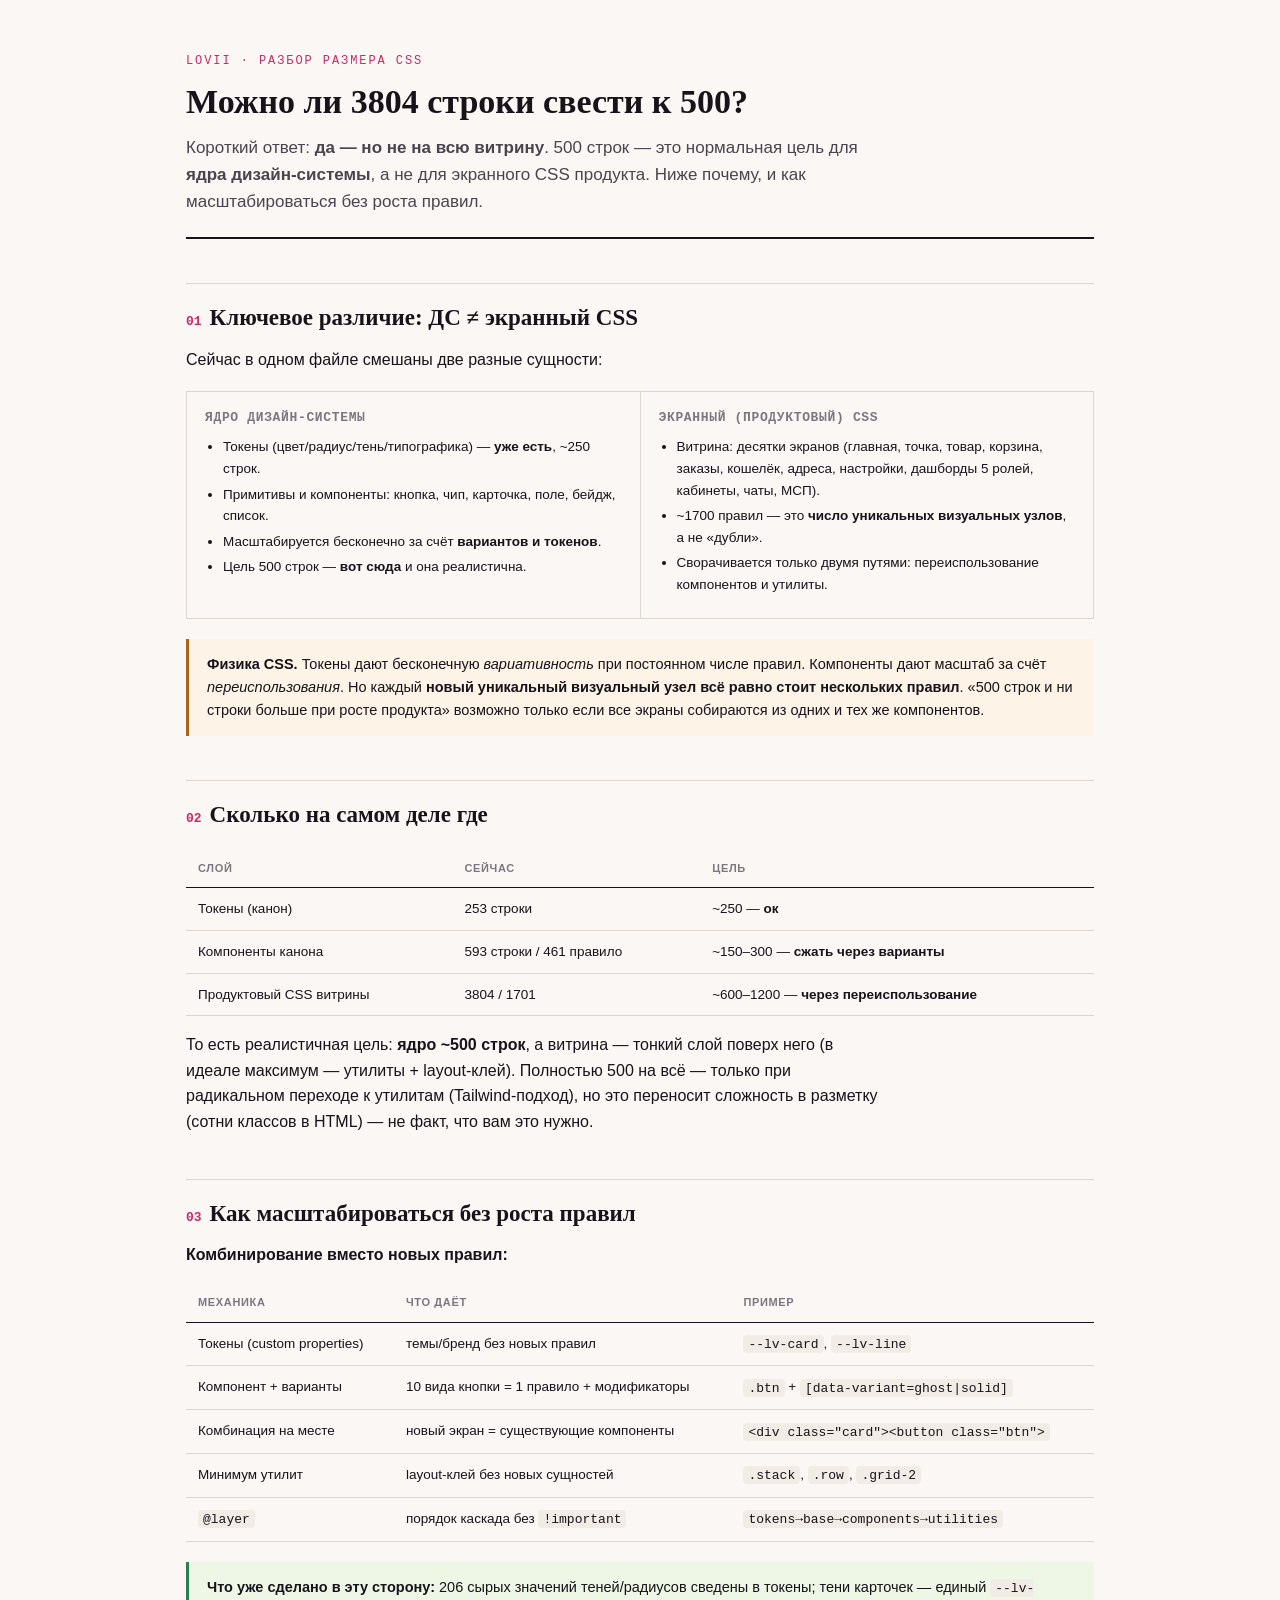
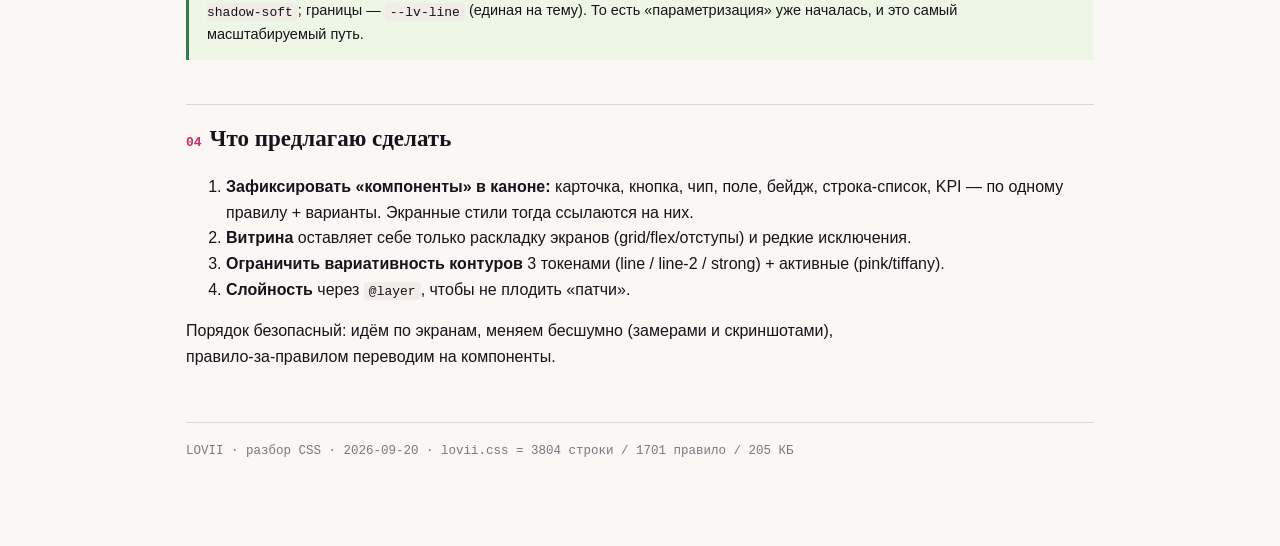
<file: docs/sz062-ds-handoff/recommendation.html>
<!DOCTYPE html>
<html lang="ru">
<head>
<meta charset="UTF-8">
<meta name="viewport" content="width=device-width, initial-scale=1">
<title>LOVII · сколько CSS нужно на самом деле</title>
<style>
  :root{--ink:#17131a;--ink2:#4a444e;--ink3:#7d7681;--paper:#faf7f4;--paper2:#f2ece7;--rule:#ded5cc;--accent:#c92a6a;--ok:#2f7d4f;--warn:#a8641a;--mono:ui-monospace,Menlo,Consolas,monospace;--serif:"Iowan Old Style",Palatino,Georgia,serif;--sans:-apple-system,BlinkMacSystemFont,"Segoe UI",Roboto,Helvetica,Arial,sans-serif}
  *{box-sizing:border-box}body{margin:0;background:var(--paper);color:var(--ink);font-family:var(--sans);font-size:16px;line-height:1.6;-webkit-font-smoothing:antialiased}
  .wrap{max-width:960px;margin:0 auto;padding:52px 26px 92px}
  header{border-bottom:2px solid var(--ink);padding-bottom:22px;margin-bottom:30px}
  .kicker{font-family:var(--mono);font-size:12px;letter-spacing:.16em;text-transform:uppercase;color:var(--accent);margin:0 0 12px}
  h1{font-family:var(--serif);font-weight:600;font-size:34px;line-height:1.13;margin:0 0 12px}
  .lede{font-size:17px;color:var(--ink2);max-width:74ch;margin:0}
  h2{font-family:var(--serif);font-weight:600;font-size:23px;margin:44px 0 6px;padding-top:16px;border-top:1px solid var(--rule)}
  h2 .n{font-family:var(--mono);font-size:13px;color:var(--accent);margin-right:8px}
  p{margin:10px 0;max-width:78ch} code{font-family:var(--mono);font-size:13px;background:var(--paper2);padding:1.5px 5px;border-radius:4px}
  table{width:100%;border-collapse:collapse;margin:16px 0;font-size:13.5px}
  th,td{text-align:left;padding:10px 12px;border-bottom:1px solid var(--rule);vertical-align:top}
  th{font-size:11px;letter-spacing:.06em;text-transform:uppercase;color:var(--ink3);border-bottom:1.5px solid var(--ink)}
  .two{display:grid;grid-template-columns:1fr 1fr;gap:1px;background:var(--rule);border:1px solid var(--rule);margin:18px 0}
  .two>div{background:var(--paper);padding:16px 18px}
  .two h4{margin:0 0 8px;font-size:13px;font-family:var(--mono);letter-spacing:.05em;text-transform:uppercase;color:var(--ink3)}
  .two ul{margin:6px 0;padding-left:18px} .two li{margin:4px 0;font-size:13.5px}
  .callout{border-left:3px solid var(--accent);background:#fde8f1;padding:14px 18px;margin:20px 0;font-size:14.5px}
  .callout.ok{border-color:var(--ok);background:#eef7e6} .callout.warn{border-color:var(--warn);background:#fdf3e7}
  .num{font-family:var(--serif);font-size:30px;color:var(--accent)}
  footer{margin-top:52px;padding-top:18px;border-top:1px solid var(--rule);font-size:12.5px;color:var(--ink3);font-family:var(--mono)}
  @media(max-width:640px){h1{font-size:26px}.two{grid-template-columns:1fr}}
</style>
</head>
<body><div class="wrap">
<header>
  <p class="kicker">LOVII · разбор размера CSS</p>
  <h1>Можно ли 3804 строки свести к 500?</h1>
  <p class="lede">Короткий ответ: <b>да — но не на всю витрину</b>. 500 строк — это нормальная цель для <b>ядра дизайн-системы</b>, а не для экранного CSS продукта. Ниже почему, и как масштабироваться без роста правил.</p>
</header>

<h2><span class="n">01</span>Ключевое различие: ДС ≠ экранный CSS</h2>
<p>Сейчас в одном файле смешаны две разные сущности:</p>
<div class="two">
  <div><h4>Ядро дизайн-системы</h4><ul>
    <li>Токены (цвет/радиус/тень/типографика) — <b>уже есть</b>, ~250 строк.</li>
    <li>Примитивы и компоненты: кнопка, чип, карточка, поле, бейдж, список.</li>
    <li>Масштабируется бесконечно за счёт <b>вариантов и токенов</b>.</li>
    <li>Цель 500 строк — <b>вот сюда</b> и она реалистична.</li>
  </ul></div>
  <div><h4>Экранный (продуктовый) CSS</h4><ul>
    <li>Витрина: десятки экранов (главная, точка, товар, корзина, заказы, кошелёк, адреса, настройки, дашборды 5 ролей, кабинеты, чаты, МСП).</li>
    <li>~1700 правил — это <b>число уникальных визуальных узлов</b>, а не «дубли».</li>
    <li>Сворачивается только двумя путями: переиспользование компонентов и утилиты.</li>
  </ul></div>
</div>
<div class="callout warn"><b>Физика CSS.</b> Токены дают бесконечную <i>вариативность</i> при постоянном числе правил. Компоненты дают масштаб за счёт <i>переиспользования</i>. Но каждый <b>новый уникальный визуальный узел всё равно стоит нескольких правил</b>. «500 строк и ни строки больше при росте продукта» возможно только если все экраны собираются из одних и тех же компонентов.</div>

<h2><span class="n">02</span>Сколько на самом деле где</h2>
<table>
  <thead><tr><th>Слой</th><th>Сейчас</th><th>Цель</th></tr></thead>
  <tbody>
    <tr><td>Токены (канон)</td><td>253 строки</td><td>~250 — <b>ок</b></td></tr>
    <tr><td>Компоненты канона</td><td>593 строки / 461 правило</td><td>~150–300 — <b>сжать через варианты</b></td></tr>
    <tr><td>Продуктовый CSS витрины</td><td>3804 / 1701</td><td>~600–1200 — <b>через переиспользование</b></td></tr>
  </tbody>
</table>
<p>То есть реалистичная цель: <b>ядро ~500 строк</b>, а витрина — тонкий слой поверх него (в идеале максимум — утилиты + layout-клей). Полностью 500 на всё — только при радикальном переходе к утилитам (Tailwind-подход), но это переносит сложность в разметку (сотни классов в HTML) — не факт, что вам это нужно.</p>

<h2><span class="n">03</span>Как масштабироваться без роста правил</h2>
<p><b>Комбинирование вместо новых правил:</b></p>
<table>
  <thead><tr><th>Механика</th><th>Что даёт</th><th>Пример</th></tr></thead>
  <tbody>
    <tr><td>Токены (custom properties)</td><td>темы/бренд без новых правил</td><td><code>--lv-card</code>, <code>--lv-line</code></td></tr>
    <tr><td>Компонент + варианты</td><td>10 вида кнопки = 1 правило + модификаторы</td><td><code>.btn</code> + <code>[data-variant=ghost|solid]</code></td></tr>
    <tr><td>Комбинация на месте</td><td>новый экран = существующие компоненты</td><td><code>&lt;div class="card"&gt;&lt;button class="btn"&gt;</code></td></tr>
    <tr><td>Минимум утилит</td><td>layout-клей без новых сущностей</td><td><code>.stack</code>, <code>.row</code>, <code>.grid-2</code></td></tr>
    <tr><td><code>@layer</code></td><td>порядок каскада без <code>!important</code></td><td><code>tokens→base→components→utilities</code></td></tr>
  </tbody>
</table>
<div class="callout ok"><b>Что уже сделано в эту сторону:</b> 206 сырых значений теней/радиусов сведены в токены; тени карточек — единый <code>--lv-shadow-soft</code>; границы — <code>--lv-line</code> (единая на тему). То есть «параметризация» уже началась, и это самый масштабируемый путь.</div>

<h2><span class="n">04</span>Что предлагаю сделать</h2>
<ol>
  <li><b>Зафиксировать «компоненты» в каноне:</b> карточка, кнопка, чип, поле, бейдж, строка-список, KPI — по одному правилу + варианты. Экранные стили тогда ссылаются на них.</li>
  <li><b>Витрина</b> оставляет себе только раскладку экранов (grid/flex/отступы) и редкие исключения.</li>
  <li><b>Ограничить вариативность контуров</b> 3 токенами (line / line-2 / strong) + активные (pink/tiffany).</li>
  <li><b>Слойность</b> через <code>@layer</code>, чтобы не плодить «патчи».</li>
</ol>
<p>Порядок безопасный: идём по экранам, меняем бесшумно (замерами и скриншотами), правило-за-правилом переводим на компоненты.</p>

<footer>LOVII · разбор CSS · 2026-09-20 · lovii.css = 3804 строки / 1701 правило / 205 КБ</footer>
</div></body></html>
</file>
<file: tokens/tokens.css>
/* ============================================================
   LOVII «Лови» — канонические дизайн-токены v1.11.0 (значения без изменений с 1.9.1)
   Источник истины: lovii.mobiap.com (репо lovii_demo, css/lovii.css)
   Репо дизайн-системы: bestdeejay-design/lovii-design

   Как подключать:
     <link rel="stylesheet" href="tokens/tokens.css">
   Как использовать: только var(--lv-*). Хардкод цветов/теней запрещён.

   Совместимость (маппинг легаси-имён):
     lovii_demo  css/lovii.css : --pink, --bg, --card, --soft-pink …
     lovii-site  globals.css   : --color-lovii-* (Tailwind), --lv-* (частично)
   ============================================================ */

/* ------------------------------------------------------------
   1. БРЕНДОВЫЕ ЦВЕТА — не зависят от темы
   ------------------------------------------------------------ */
:root {
  --lv-pink: #f64a8a;          /* primary-акцент: CTA, ссылки, фокус */
  --lv-pink-dark: #c92a6a;     /* hover CTA, конец градиента, текст на soft-pink */
  --lv-tiffany: #0abab5;       /* secondary-акцент: «рядом», «в наличии», успех */
  --lv-gold: #d4a854;          /* tertiary: премиум, рейтинг, лояльность */
  --lv-sand: #e8d5b7;          /* золотой акцент-бордер/текст на тёмном */

  /* Градиенты */
  --lv-gradient-brand: linear-gradient(135deg, #f64a8a 0%, #c92a6a 100%);
  --lv-gradient-ink: linear-gradient(150deg, #262023 0%, #1a1a1a 55%, #2b1219 100%);
  --lv-gradient-tiffany: linear-gradient(90deg, #0abab5, #078d89);
  --lv-gradient-gold: linear-gradient(90deg, #d4a854, #b98d3e);

  /* Подложки-плитки категорий (только светлая подача) */
  --lv-tile-pink: linear-gradient(135deg, #fde8f1, #fbf0f5);
  --lv-tile-tiffany: linear-gradient(135deg, #e0f7f6, #eefcfb);
  --lv-tile-gold: linear-gradient(135deg, #f7edda, #fbf5ea);
  --lv-tile-sand: linear-gradient(135deg, #f3e9dc, #faf4ec);
  --lv-tile-ink: linear-gradient(135deg, #f4f4f4, #fafafa);

  /* Плашки-бейджи на обложках (фиксированные светлые подложки) */
  --lv-badge-hit: #fde8f1;
  --lv-badge-new: #e0f7f6;
  --lv-badge-sale: #f7edda;

  /* Текст и чипы НА фиксированно-светлых подложках (tile-*) — не зависят от темы.
     Введено в v1.1.0: плитки остаются светлыми в тёмной теме, поэтому их текст
     нельзя брать из темовых --lv-ink/--lv-dim. */
  --lv-on-tile: #1a1a1a;
  --lv-on-tile-dim: #8a7a84;
  --lv-tile-chip: rgba(26, 26, 26, .07);

  /* Типографика */
  --lv-font: 'Inter', -apple-system, BlinkMacSystemFont, 'Segoe UI', Roboto, sans-serif;

  /* Механика тем */
  --lv-theme-key: 'lovii_theme';      /* localStorage ключ */
  --lv-meta-light: #f64a8a;           /* meta theme-color для светлой */
  --lv-meta-dark: #171219;            /* meta theme-color для тёмной */

  /* Радиусы (канон docs/04): пилюли-капсулы, карточки, шиты.
     v1.7.0: токенизированы — раньше дрейфовали как литералы */
  --lv-r-sm: 12px;                    /* плитки, мелкие контролы */
  --lv-r-md: 14px;                    /* поля ввода */
  --lv-r-lg: 16px;                    /* карточки, панели, тосты */
  --lv-r-xl: 24px;                    /* bottom-sheet, премиум-обложки */
  --lv-r-pill: 999px;                 /* все капсулы/пилюли */

  /* Каркас */
  --lv-header-h: 56px;                /* шапка приложения-витрины */
  --lv-subheader-h: 48px;             /* подшапка «назад» */
  --lv-nav-h: 64px;                   /* нижняя навигация (десктоп-капсула 60px) */
  --lv-container: 480px;              /* мобильная капсула приложения */
  --lv-container-wide: 1120px;        /* общий поток ≥640px */
  --lv-container-narrow: 760px;       /* линейные экраны ≥640px */
  --lv-content-max: 924px;            /* контентная капсула экранов: ширина контейнера (контент 892px при гуттере 16px) */
  --lv-pad-x: 16px;                   /* боковой отступ экрана */

  /* SZ-062 · добавлено: фиксированные цвета + шкала иконок */
  --lv-white: #ffffff;
  --lv-ink-deep: #1a1a1a;
  --lv-black: #000000;
  --lv-icon-12: 12px;
  --lv-icon-16: 16px;
  --lv-icon-18: 18px;
  --lv-icon-20: 20px;
  --lv-icon-24: 24px;
  --lv-icon-32: 32px;

  /* SZ-062 · семантика состояний */
  --lv-info: #4797ff;
  --lv-negative: #c25555;
  --lv-negative-soft: #fdf1f1;
}

/* ------------------------------------------------------------
   2. СВЕТЛАЯ ТЕМА (по умолчанию; [data-theme="light"])
   ------------------------------------------------------------ */
:root,
[data-theme="light"] {
  color-scheme: light;

  /* Текст */
  --lv-ink: #1a1a1a;                  /* основной текст */
  --lv-dim: #767676;                  /* вторичный текст; 4.54:1 на карточке (было #888 = 3.54:1) */

  /* Поверхности */
  --lv-bg: #f8f5f0;                   /* фон вокруг капсулы приложения (v1.3: тёплый бежевый вместо розоватого #f7f2f4) */
  --lv-page: #ffffff;                 /* фон страницы (посадка) */
  --lv-card: #ffffff;                 /* карточки */
  --lv-surface: #f8f8f8;              /* заливка контролов: пилюли, инпуты, сегменты */
  --lv-glass: rgba(255, 255, 255, .85);  /* стеклянный хедер/навигация */
  --lv-on-brand: #ffffff;             /* текст НА брендовом градиенте */

  /* Бордеры и разделители */
  --lv-line: #cbc3b8;                 /* ОБВОДКА ПОВЕРХНОСТЕЙ И ХРОМ: карточки, панели, линии шапки; ~1.75:1 к карточке — мягкая ступень (SZ-062: 35% между прежним #ece5da и --lv-line-strong) */
  --lv-line-strong: #8f8578;          /* ОБВОДКА ИНТЕРАКТИВА: поля, кнопки, чипы, чекбоксы; ≥3:1 к поверхности (WCAG 1.4.11) */
  --lv-line-2: #f6f1e8;               /* разделитель строк внутри карточки (v1.3) */
  --lv-hairline: rgba(26, 26, 26, .08);   /* тонкая линия (юр.блок) */

  /* Soft-заливки акцентов (плашки статусов, тоновые карточки) */
  --lv-soft-pink: rgba(246, 74, 138, .12);
  --lv-mist-pink: rgba(246, 74, 138, .06);
  --lv-soft-tiffany: rgba(10, 186, 181, .12);
  --lv-soft-gold: rgba(212, 168, 84, .16);
  --lv-sand-soft: #f6ecdf;
  --lv-grey-soft: #f1f1f1;

  /* Читаемые тексты на soft-заливках (пары: soft → text) */
  --lv-gold-text: #8a6a25;
  --lv-tiffany-text: #07726f;
  --lv-green-text: #4a7a2a;
  --lv-green-soft: #eef7e6;

  /* Спец-поверхности */
  --lv-hero-top: #fdf1f6;             /* верх hero-градиента */
  --lv-kpi-soft: #fff5f8;             /* фон акцентного KPI */
  --lv-ch-ink-a: #3a3a3a;             /* чернильная пара A (чаты/декор) */
  --lv-ch-ink-b: #1a1a1a;             /* чернильная пара B */
  --lv-toast-d: rgba(255, 255, 255, .7);  /* подпись на тосте */

  /* Тени */
  --lv-shadow-soft: 0 1px 3px rgba(26, 26, 26, .06);
  --lv-shadow-lift: 0 12px 32px -12px rgba(201, 42, 106, .22);
  --lv-shadow-nav: 0 12px 32px -12px rgba(26, 26, 26, .28);
  --lv-shadow-stuck: 0 12px 16px -16px rgba(26, 26, 26, .28);
  --lv-shadow-toast: 0 12px 32px -12px rgba(201, 42, 106, .35);
  --lv-shadow-float: 0 2px 8px rgba(26, 26, 26, .1);
  --lv-shadow-app: 0 0 60px rgba(26, 26, 26, .08);
  --lv-ring-search: 0 0 0 2px rgba(246, 74, 138, .4);
  --lv-ring-field: 0 0 0 4px rgba(246, 74, 138, .1);

  /* Скроллбар */
  --lv-scroll-thumb: rgba(26, 26, 26, .15);
}

/* ------------------------------------------------------------
   3. ТЁМНАЯ ТЕМА — [data-theme="dark"] на <html>
   Тёмно-сливовые поверхности, тёплый светлый текст.
   Брендовые pink/tiffany/gold НЕ меняются.
   ------------------------------------------------------------ */
[data-theme="dark"] {
  color-scheme: dark;

  --lv-ink: #f3ebf0;
  --lv-dim: #a798a6;

  --lv-bg: #171219;
  --lv-page: #171219;
  --lv-card: #211b26;
  --lv-surface: #2b2331;
  --lv-glass: rgba(30, 23, 34, .86);
  --lv-on-brand: #ffffff;

  --lv-line: #554a58;                 /* обводка поверхностей и хром (тёмная тема) */
  --lv-line-strong: #8d7f88;           /* обводка интерактива (тёмная тема) */
  --lv-line-2: #2e2535;
  --lv-hairline: rgba(255, 255, 255, .12);

  /* v1.2: альфы подняты (решение по docs/06 #1–#2) — на тёмном .12 читались слабо */
  --lv-soft-pink: rgba(246, 74, 138, .20);
  --lv-mist-pink: rgba(246, 74, 138, .10);
  --lv-soft-tiffany: rgba(10, 186, 181, .18);
  --lv-soft-gold: rgba(212, 168, 84, .20);
  --lv-sand-soft: #38302a;
  --lv-grey-soft: #2e2535;

  /* v1.9 «Тихая тёмная тема» (docs/05): тексты-пары приглушены —
     неоновые #e2c88c/#6fd9d4 на тёмном кричали; пыльные варианты
     контраст не потеряли (≥ 8:1 на #171219/#211b26) */
  --lv-gold-text: #d6bd8d;
  --lv-tiffany-text: #82c8c3;
  --lv-green-text: #a8d686;
  --lv-green-soft: rgba(110, 180, 80, .16);

  --lv-hero-top: #1e1524;
  --lv-kpi-soft: #2b1f2b;
  --lv-ch-ink-a: #c9b6c4;
  --lv-ch-ink-b: #9c8496;
  --lv-toast-d: rgba(26, 26, 26, .55);

  /* v1.2: тени глубже (решение по docs/06 #3) — «сливовая» тень на тёмном не видна */
  --lv-shadow-soft: 0 1px 3px rgba(0, 0, 0, .45);
  --lv-shadow-lift: 0 12px 32px -12px rgba(0, 0, 0, .55);
  --lv-shadow-nav: 0 12px 32px -12px rgba(0, 0, 0, .55);
  --lv-shadow-stuck: 0 12px 16px -16px rgba(26, 26, 26, .28);
  --lv-shadow-toast: 0 12px 32px -12px rgba(201, 42, 106, .35);
  --lv-shadow-float: 0 2px 8px rgba(26, 26, 26, .1);
  --lv-shadow-app: 0 0 60px rgba(26, 26, 26, .08);
  --lv-ring-search: 0 0 0 2px rgba(246, 74, 138, .4);
  --lv-ring-field: 0 0 0 4px rgba(246, 74, 138, .1);

  --lv-scroll-thumb: rgba(255, 255, 255, .18);}

/* == @layer:base == ниже начинается слой base: сброс, типографика, движение, утилиты поведения.
   Маркер читает сборка (tools/build-lovii-css.py): всё до него — слой tokens, всё после — слой base. */

/* ------------------------------------------------------------
   4. БАЗОВЫЕ СТИЛИ (опционально — можно не подключать)
   ------------------------------------------------------------ */
body {
  font-family: var(--lv-font);
  background: var(--lv-bg);
  color: var(--lv-ink);
  -webkit-font-smoothing: antialiased;
  text-rendering: optimizeLegibility;
}

button { font-family: inherit; border: 0; background: none; padding: 0; cursor: pointer; color: inherit; font-size: inherit; }
input, textarea, select { font-family: inherit; }

/* Фокус с клавиатуры — всегда розовый брендовый */
:focus-visible { outline: 2px solid var(--lv-pink); outline-offset: 2px; border-radius: 8px; }

/* Выделение текста — тоже бренд (v1.7.0): системное синее выбивалось из палитры */
::selection { background: var(--lv-pink); color: #ffffff; }

/* Уважение к reduce motion — обязательное a11y-правило */
@media (prefers-reduced-motion: reduce) {
  *, *::before, *::after {
    animation-duration: .01ms !important;
    animation-iteration-count: 1 !important;
    transition-duration: .01ms !important;
  }
}

/* ------------------------------------------------------------
   5. ДВИЖЕНИЕ (ключевые кадры канона)
   ------------------------------------------------------------ */
@keyframes lv-enter { from { opacity: 0; transform: translateY(10px); } to { opacity: 1; transform: translateY(0); } }
@keyframes lv-float { 0%, 100% { transform: translateY(0); } 50% { transform: translateY(-8px); } }
@keyframes lv-pulse-dot { 0%, 100% { opacity: 1; transform: scale(1); } 50% { opacity: .45; transform: scale(.8); } }

.lv-enter { animation: lv-enter .35s ease-out both; }
.lv-float { animation: lv-float 5s ease-in-out infinite; }
.lv-dot { width: 6px; height: 6px; border-radius: 999px; display: inline-block; animation: lv-pulse-dot 1.4s ease-in-out infinite; }

/* Ленты-карусели: карточки растворяются у краёв */
.lv-edge-fade {
  -webkit-mask-image: linear-gradient(90deg, transparent 0, #000 16px, #000 calc(100% - 16px), transparent 100%);
  mask-image: linear-gradient(90deg, transparent 0, #000 16px, #000 calc(100% - 16px), transparent 100%);
}
</file>
<file: lovii.css>
/* ============================================================
   LOVII UI v1.0.0 — ЕДИНЫЙ ФАЙЛ дизайн-системы «Лови»
   Канон токенов: v1.11.0 · собрано 2026-09-22
   Провенанс снапшота (из какого коммита lovii-design взят файл)
   добавляется разносчиком — см. шапку файла на сайте-потребителе.
   ------------------------------------------------------------
   ОДИН файл на любой сайт LOVII. Меняется в одном месте
   (репо lovii-design) и разносится во все сайты одной командой:
     python3 tools/propagate.py --push
   Править здесь нельзя — правятся исходники слоёв:
     tokens/tokens.css            — токены, база, движение
     tokens/compat-legacy.css     — легаси-алиасы (мост миграции)
     css/lovii-components.css     — компоненты
   Живой каталог компонентов: style-guide.html, examples/08.
   Правила: только var(--lv-*), классы только канонические.
   ============================================================ */

/* ══════════════════ СЛОЙ A: ТОКЕНЫ И БАЗА ══════════════════ */


/* ══════════════════ КАРКАС СЛОЁВ ══════════════════ */

@layer tokens, base, primitives, components, utilities, screens;

/* ══════════════════ СЛОЙ A · ТОКЕНЫ ══════════════════ */

@layer tokens {
/* ============================================================
   LOVII «Лови» — канонические дизайн-токены v1.11.0 (значения без изменений с 1.9.1)
   Источник истины: lovii.mobiap.com (репо lovii_demo, css/lovii.css)
   Репо дизайн-системы: bestdeejay-design/lovii-design

   Как подключать:
     <link rel="stylesheet" href="tokens/tokens.css">
   Как использовать: только var(--lv-*). Хардкод цветов/теней запрещён.

   Совместимость (маппинг легаси-имён):
     lovii_demo  css/lovii.css : --pink, --bg, --card, --soft-pink …
     lovii-site  globals.css   : --color-lovii-* (Tailwind), --lv-* (частично)
   ============================================================ */

/* ------------------------------------------------------------
   1. БРЕНДОВЫЕ ЦВЕТА — не зависят от темы
   ------------------------------------------------------------ */
:root {
  --lv-pink: #f64a8a;          /* primary-акцент: CTA, ссылки, фокус */
  --lv-pink-dark: #c92a6a;     /* hover CTA, конец градиента, текст на soft-pink */
  --lv-tiffany: #0abab5;       /* secondary-акцент: «рядом», «в наличии», успех */
  --lv-gold: #d4a854;          /* tertiary: премиум, рейтинг, лояльность */
  --lv-sand: #e8d5b7;          /* золотой акцент-бордер/текст на тёмном */

  /* Градиенты */
  --lv-gradient-brand: linear-gradient(135deg, #f64a8a 0%, #c92a6a 100%);
  --lv-gradient-ink: linear-gradient(150deg, #262023 0%, #1a1a1a 55%, #2b1219 100%);
  --lv-gradient-tiffany: linear-gradient(90deg, #0abab5, #078d89);
  --lv-gradient-gold: linear-gradient(90deg, #d4a854, #b98d3e);

  /* Подложки-плитки категорий (только светлая подача) */
  --lv-tile-pink: linear-gradient(135deg, #fde8f1, #fbf0f5);
  --lv-tile-tiffany: linear-gradient(135deg, #e0f7f6, #eefcfb);
  --lv-tile-gold: linear-gradient(135deg, #f7edda, #fbf5ea);
  --lv-tile-sand: linear-gradient(135deg, #f3e9dc, #faf4ec);
  --lv-tile-ink: linear-gradient(135deg, #f4f4f4, #fafafa);

  /* Плашки-бейджи на обложках (фиксированные светлые подложки) */
  --lv-badge-hit: #fde8f1;
  --lv-badge-new: #e0f7f6;
  --lv-badge-sale: #f7edda;

  /* Текст и чипы НА фиксированно-светлых подложках (tile-*) — не зависят от темы.
     Введено в v1.1.0: плитки остаются светлыми в тёмной теме, поэтому их текст
     нельзя брать из темовых --lv-ink/--lv-dim. */
  --lv-on-tile: #1a1a1a;
  --lv-on-tile-dim: #8a7a84;
  --lv-tile-chip: rgba(26, 26, 26, .07);

  /* Типографика */
  --lv-font: 'Inter', -apple-system, BlinkMacSystemFont, 'Segoe UI', Roboto, sans-serif;

  /* Механика тем */
  --lv-theme-key: 'lovii_theme';      /* localStorage ключ */
  --lv-meta-light: #f64a8a;           /* meta theme-color для светлой */
  --lv-meta-dark: #171219;            /* meta theme-color для тёмной */

  /* Радиусы (канон docs/04): пилюли-капсулы, карточки, шиты.
     v1.7.0: токенизированы — раньше дрейфовали как литералы */
  --lv-r-sm: 12px;                    /* плитки, мелкие контролы */
  --lv-r-md: 14px;                    /* поля ввода */
  --lv-r-lg: 16px;                    /* карточки, панели, тосты */
  --lv-r-xl: 24px;                    /* bottom-sheet, премиум-обложки */
  --lv-r-pill: 999px;                 /* все капсулы/пилюли */

  /* Каркас */
  --lv-header-h: 56px;                /* шапка приложения-витрины */
  --lv-subheader-h: 48px;             /* подшапка «назад» */
  --lv-nav-h: 64px;                   /* нижняя навигация (десктоп-капсула 60px) */
  --lv-container: 480px;              /* мобильная капсула приложения */
  --lv-container-wide: 1120px;        /* общий поток ≥640px */
  --lv-container-narrow: 760px;       /* линейные экраны ≥640px */
  --lv-content-max: 924px;            /* контентная капсула экранов: ширина контейнера (контент 892px при гуттере 16px) */
  --lv-pad-x: 16px;                   /* боковой отступ экрана */

  /* SZ-062 · добавлено: фиксированные цвета + шкала иконок */
  --lv-white: #ffffff;
  --lv-ink-deep: #1a1a1a;
  --lv-black: #000000;
  --lv-icon-12: 12px;
  --lv-icon-16: 16px;
  --lv-icon-18: 18px;
  --lv-icon-20: 20px;
  --lv-icon-24: 24px;
  --lv-icon-32: 32px;

  /* SZ-062 · семантика состояний */
  --lv-info: #4797ff;
  --lv-negative: #c25555;
  --lv-negative-soft: #fdf1f1;
}

/* ------------------------------------------------------------
   2. СВЕТЛАЯ ТЕМА (по умолчанию; [data-theme="light"])
   ------------------------------------------------------------ */
:root,
[data-theme="light"] {
  color-scheme: light;

  /* Текст */
  --lv-ink: #1a1a1a;                  /* основной текст */
  --lv-dim: #767676;                  /* вторичный текст; 4.54:1 на карточке (было #888 = 3.54:1) */

  /* Поверхности */
  --lv-bg: #f8f5f0;                   /* фон вокруг капсулы приложения (v1.3: тёплый бежевый вместо розоватого #f7f2f4) */
  --lv-page: #ffffff;                 /* фон страницы (посадка) */
  --lv-card: #ffffff;                 /* карточки */
  --lv-surface: #f8f8f8;              /* заливка контролов: пилюли, инпуты, сегменты */
  --lv-glass: rgba(255, 255, 255, .85);  /* стеклянный хедер/навигация */
  --lv-on-brand: #ffffff;             /* текст НА брендовом градиенте */

  /* Бордеры и разделители */
  --lv-line: #cbc3b8;                 /* ОБВОДКА ПОВЕРХНОСТЕЙ И ХРОМ: карточки, панели, линии шапки; ~1.75:1 к карточке — мягкая ступень (SZ-062: 35% между прежним #ece5da и --lv-line-strong) */
  --lv-line-strong: #8f8578;          /* ОБВОДКА ИНТЕРАКТИВА: поля, кнопки, чипы, чекбоксы; ≥3:1 к поверхности (WCAG 1.4.11) */
  --lv-line-2: #f6f1e8;               /* разделитель строк внутри карточки (v1.3) */
  --lv-hairline: rgba(26, 26, 26, .08);   /* тонкая линия (юр.блок) */

  /* Soft-заливки акцентов (плашки статусов, тоновые карточки) */
  --lv-soft-pink: rgba(246, 74, 138, .12);
  --lv-mist-pink: rgba(246, 74, 138, .06);
  --lv-soft-tiffany: rgba(10, 186, 181, .12);
  --lv-soft-gold: rgba(212, 168, 84, .16);
  --lv-sand-soft: #f6ecdf;
  --lv-grey-soft: #f1f1f1;

  /* Читаемые тексты на soft-заливках (пары: soft → text) */
  --lv-gold-text: #8a6a25;
  --lv-tiffany-text: #07726f;
  --lv-green-text: #4a7a2a;
  --lv-green-soft: #eef7e6;

  /* Спец-поверхности */
  --lv-hero-top: #fdf1f6;             /* верх hero-градиента */
  --lv-kpi-soft: #fff5f8;             /* фон акцентного KPI */
  --lv-ch-ink-a: #3a3a3a;             /* чернильная пара A (чаты/декор) */
  --lv-ch-ink-b: #1a1a1a;             /* чернильная пара B */
  --lv-toast-d: rgba(255, 255, 255, .7);  /* подпись на тосте */

  /* Тени */
  --lv-shadow-soft: 0 1px 3px rgba(26, 26, 26, .06);
  --lv-shadow-lift: 0 12px 32px -12px rgba(201, 42, 106, .22);
  --lv-shadow-nav: 0 12px 32px -12px rgba(26, 26, 26, .28);
  --lv-shadow-stuck: 0 12px 16px -16px rgba(26, 26, 26, .28);
  --lv-shadow-toast: 0 12px 32px -12px rgba(201, 42, 106, .35);
  --lv-shadow-float: 0 2px 8px rgba(26, 26, 26, .1);
  --lv-shadow-app: 0 0 60px rgba(26, 26, 26, .08);
  --lv-ring-search: 0 0 0 2px rgba(246, 74, 138, .4);
  --lv-ring-field: 0 0 0 4px rgba(246, 74, 138, .1);

  /* Скроллбар */
  --lv-scroll-thumb: rgba(26, 26, 26, .15);
}

/* ------------------------------------------------------------
   3. ТЁМНАЯ ТЕМА — [data-theme="dark"] на <html>
   Тёмно-сливовые поверхности, тёплый светлый текст.
   Брендовые pink/tiffany/gold НЕ меняются.
   ------------------------------------------------------------ */
[data-theme="dark"] {
  color-scheme: dark;

  --lv-ink: #f3ebf0;
  --lv-dim: #a798a6;

  --lv-bg: #171219;
  --lv-page: #171219;
  --lv-card: #211b26;
  --lv-surface: #2b2331;
  --lv-glass: rgba(30, 23, 34, .86);
  --lv-on-brand: #ffffff;

  --lv-line: #554a58;                 /* обводка поверхностей и хром (тёмная тема) */
  --lv-line-strong: #8d7f88;           /* обводка интерактива (тёмная тема) */
  --lv-line-2: #2e2535;
  --lv-hairline: rgba(255, 255, 255, .12);

  /* v1.2: альфы подняты (решение по docs/06 #1–#2) — на тёмном .12 читались слабо */
  --lv-soft-pink: rgba(246, 74, 138, .20);
  --lv-mist-pink: rgba(246, 74, 138, .10);
  --lv-soft-tiffany: rgba(10, 186, 181, .18);
  --lv-soft-gold: rgba(212, 168, 84, .20);
  --lv-sand-soft: #38302a;
  --lv-grey-soft: #2e2535;

  /* v1.9 «Тихая тёмная тема» (docs/05): тексты-пары приглушены —
     неоновые #e2c88c/#6fd9d4 на тёмном кричали; пыльные варианты
     контраст не потеряли (≥ 8:1 на #171219/#211b26) */
  --lv-gold-text: #d6bd8d;
  --lv-tiffany-text: #82c8c3;
  --lv-green-text: #a8d686;
  --lv-green-soft: rgba(110, 180, 80, .16);

  --lv-hero-top: #1e1524;
  --lv-kpi-soft: #2b1f2b;
  --lv-ch-ink-a: #c9b6c4;
  --lv-ch-ink-b: #9c8496;
  --lv-toast-d: rgba(26, 26, 26, .55);

  /* v1.2: тени глубже (решение по docs/06 #3) — «сливовая» тень на тёмном не видна */
  --lv-shadow-soft: 0 1px 3px rgba(0, 0, 0, .45);
  --lv-shadow-lift: 0 12px 32px -12px rgba(0, 0, 0, .55);
  --lv-shadow-nav: 0 12px 32px -12px rgba(0, 0, 0, .55);
  --lv-shadow-stuck: 0 12px 16px -16px rgba(26, 26, 26, .28);
  --lv-shadow-toast: 0 12px 32px -12px rgba(201, 42, 106, .35);
  --lv-shadow-float: 0 2px 8px rgba(26, 26, 26, .1);
  --lv-shadow-app: 0 0 60px rgba(26, 26, 26, .08);
  --lv-ring-search: 0 0 0 2px rgba(246, 74, 138, .4);
  --lv-ring-field: 0 0 0 4px rgba(246, 74, 138, .1);

  --lv-scroll-thumb: rgba(255, 255, 255, .18);}


/* ══════════════ СЛОЙ A-COMPAT: ЛЕГАСИ-АЛИАСЫ ══════════════ */

/* ------------------------------------------------------------
   СЛОЙ A-COMPAT: легаси-алиасы (мост миграции)
   ------------------------------------------------------------
   Зачем: потребители, выросшие ДО канона --lv-* (витрина
   lovii.mobiap.com и старые прототипы), используют короткие
   имена --pink, --bg, --card… Эти алиасы связывают их с
   каноническими токенами: правка значения в tokens.css
   доезжает до легаси-кода без его правки.

   ПРАВИЛА:
   • только var(--lv-*) справа — никаких литералов (следит
     check-sync);
   • НОВЫЙ код алиасы не использует — только var(--lv-*);
   • не удалять: легаси-потребители живут на снапшотах.

   Полный список см. docs/05-theming.md.
   ------------------------------------------------------------ */

:root,
[data-theme="light"] {
  --pink: var(--lv-pink);
  --pink-dark: var(--lv-pink-dark);
  --tiffany: var(--lv-tiffany);
  --gold: var(--lv-gold);
  --sand: var(--lv-sand);
  --ink: var(--lv-ink);
  --dim: var(--lv-dim);
  --surface: var(--lv-surface);
  --line: var(--lv-line);
  --line-2: var(--lv-line-2);
  --soft-pink: var(--lv-soft-pink);
  --mist-pink: var(--lv-mist-pink);
  --soft-tiffany: var(--lv-soft-tiffany);
  --soft-gold: var(--lv-soft-gold);
  --sand-soft: var(--lv-sand-soft);
  --grey-soft: var(--lv-grey-soft);
  --gold-text: var(--lv-gold-text);
  --tiffany-text: var(--lv-tiffany-text);
  --green-text: var(--lv-green-text);
  --green-soft: var(--lv-green-soft);
  --bg: var(--lv-bg);
  --page: var(--lv-page);
  --card: var(--lv-card);
  --glass: var(--lv-glass);
  --on-brand: var(--lv-on-brand);
  --hero-top: var(--lv-hero-top);
  --kpi-soft: var(--lv-kpi-soft);
  --hairline: var(--lv-hairline);
  --ch-ink-a: var(--lv-ch-ink-a);
  --ch-ink-b: var(--lv-ch-ink-b);
  --toast-d: var(--lv-toast-d);
}

[data-theme="dark"] {
  --pink: var(--lv-pink);
  --pink-dark: var(--lv-pink-dark);
  --tiffany: var(--lv-tiffany);
  --gold: var(--lv-gold);
  --sand: var(--lv-sand);
  --ink: var(--lv-ink);
  --dim: var(--lv-dim);
  --surface: var(--lv-surface);
  --line: var(--lv-line);
  --line-2: var(--lv-line-2);
  --soft-pink: var(--lv-soft-pink);
  --mist-pink: var(--lv-mist-pink);
  --soft-tiffany: var(--lv-soft-tiffany);
  --soft-gold: var(--lv-soft-gold);
  --sand-soft: var(--lv-sand-soft);
  --grey-soft: var(--lv-grey-soft);
  --gold-text: var(--lv-gold-text);
  --tiffany-text: var(--lv-tiffany-text);
  --green-text: var(--lv-green-text);
  --green-soft: var(--lv-green-soft);
  --bg: var(--lv-bg);
  --page: var(--lv-page);
  --card: var(--lv-card);
  --glass: var(--lv-glass);
  --on-brand: var(--lv-on-brand);
  --hero-top: var(--lv-hero-top);
  --kpi-soft: var(--lv-kpi-soft);
  --hairline: var(--lv-hairline);
  --ch-ink-a: var(--lv-ch-ink-a);
  --ch-ink-b: var(--lv-ch-ink-b);
  --toast-d: var(--lv-toast-d);
}
}

/* ══════════════════ СЛОЙ A · БАЗА ══════════════════ */

@layer base {
/* == @layer:base == ниже начинается слой base: сброс, типографика, движение, утилиты поведения.
   Маркер читает сборка (tools/build-lovii-css.py): всё до него — слой tokens, всё после — слой base. */

/* ------------------------------------------------------------
   4. БАЗОВЫЕ СТИЛИ (опционально — можно не подключать)
   ------------------------------------------------------------ */
body {
  font-family: var(--lv-font);
  background: var(--lv-bg);
  color: var(--lv-ink);
  -webkit-font-smoothing: antialiased;
  text-rendering: optimizeLegibility;
}

button { font-family: inherit; border: 0; background: none; padding: 0; cursor: pointer; color: inherit; font-size: inherit; }
input, textarea, select { font-family: inherit; }

/* Фокус с клавиатуры — всегда розовый брендовый */
:focus-visible { outline: 2px solid var(--lv-pink); outline-offset: 2px; border-radius: 8px; }

/* Выделение текста — тоже бренд (v1.7.0): системное синее выбивалось из палитры */
::selection { background: var(--lv-pink); color: #ffffff; }

/* Уважение к reduce motion — обязательное a11y-правило */
@media (prefers-reduced-motion: reduce) {
  *, *::before, *::after {
    animation-duration: .01ms !important;
    animation-iteration-count: 1 !important;
    transition-duration: .01ms !important;
  }
}

/* ------------------------------------------------------------
   5. ДВИЖЕНИЕ (ключевые кадры канона)
   ------------------------------------------------------------ */
@keyframes lv-enter { from { opacity: 0; transform: translateY(10px); } to { opacity: 1; transform: translateY(0); } }
@keyframes lv-float { 0%, 100% { transform: translateY(0); } 50% { transform: translateY(-8px); } }
@keyframes lv-pulse-dot { 0%, 100% { opacity: 1; transform: scale(1); } 50% { opacity: .45; transform: scale(.8); } }

.lv-enter { animation: lv-enter .35s ease-out both; }
.lv-float { animation: lv-float 5s ease-in-out infinite; }
.lv-dot { width: 6px; height: 6px; border-radius: 999px; display: inline-block; animation: lv-pulse-dot 1.4s ease-in-out infinite; }

/* Ленты-карусели: карточки растворяются у краёв */
.lv-edge-fade {
  -webkit-mask-image: linear-gradient(90deg, transparent 0, #000 16px, #000 calc(100% - 16px), transparent 100%);
  mask-image: linear-gradient(90deg, transparent 0, #000 16px, #000 calc(100% - 16px), transparent 100%);
}
}

/* ══════════════════ СЛОЙ B: КОМПОНЕНТЫ ══════════════════ */

@layer components {
/* ============================================================
   LOVII UI — СЛОЙ B: КОМПОНЕНТЫ (рукописный исходник)
   ------------------------------------------------------------
   Этот файл — источник слоя компонентов. Единый файл для сайтов
   lovii.css собирается из двух слоёв командой:
     python3 tools/build-lovii-css.py
       слой A: tokens/tokens.css   (токены + база + движение)
       слой B: css/lovii-components.css (этот файл)

   Нормы правок:
   - имена классов каноничны (docs/09, style-guide.html,
     examples/08) — переименование = ломает все сайты;
   - никаких hex-литералов: только var(--lv-*) — страж
     tools/check-sync.py ловит дрейф;
   - новый компонент = сюда + docs/09 + живой образец в
     examples/08 (три места, иначе компонента «нет»).

   Разделы §1–§9 соответствуют docs/09-components.md и
   библиотеке examples/08-components.html.
   ============================================================ */

/* ============ Каркас (канон examples) ============ */
* { margin:0; padding:0; box-sizing:border-box; }
html { scroll-behavior:smooth; }
@media (prefers-reduced-motion: reduce){ html { scroll-behavior:auto; } }
/* body задаёт слой A (tokens/tokens.css §4) — здесь не дублируется */
.view { max-width:var(--lv-container-wide); margin:0 auto; padding:0 16px calc(var(--lv-nav-h) + 32px + env(safe-area-inset-bottom,0px)); }
.no-scrollbar { scrollbar-width:none; } .no-scrollbar::-webkit-scrollbar { display:none; }
img.logo-dark-img, img.logo-light-img { display:block; height:28px; width:auto; }
html[data-theme="light"] img.logo-dark-img { display:none; }
html[data-theme="dark"] img.logo-light-img { display:none; }
.ico { fill:none; stroke:currentColor; stroke-width:2; stroke-linecap:round; stroke-linejoin:round; }
section[id] { scroll-margin-top:calc(var(--lv-header-h) + 12px); }

/* Хедер: sticky glass 56px */
.app-header {
  position:sticky; top:0; z-index:40; height:var(--lv-header-h);
  display:flex; align-items:center; gap:12px; padding:0 var(--lv-pad-x);
  background:var(--lv-glass); backdrop-filter:blur(16px); -webkit-backdrop-filter:blur(16px);
}
.theme-btn {
  margin-left:auto; width:36px; height:36px; border-radius:var(--lv-r-pill); flex:none;
  background:var(--lv-surface); display:flex; align-items:center; justify-content:center;
  color:var(--lv-ink); transition:transform .15s ease, background .2s ease;
}
.theme-btn:active { transform:scale(.95); }
.theme-btn svg { width:16px; height:16px; }
.theme-btn .tb-sun { display:none; }
html[data-theme="dark"] .theme-btn .tb-sun { display:block; }
html[data-theme="dark"] .theme-btn .tb-moon { display:none; }
.head-pill { font-size:11px; font-weight:700; color:var(--lv-dim); background:var(--lv-surface); border-radius:var(--lv-r-pill); padding:4px 10px; white-space:nowrap; }

/* Hero */
.hero {
  margin-top:16px; padding:26px 22px; border-radius:var(--lv-r-lg);
  background-image:var(--lv-gradient-brand); color:var(--lv-on-brand);
  box-shadow:var(--lv-shadow-lift); position:relative; overflow:hidden;
}
.hero .kicker { font-size:11px; font-weight:700; letter-spacing:.08em; text-transform:uppercase; color:rgba(255,255,255,.7); }
.hero h1 { font-size:26px; font-weight:800; letter-spacing:-.02em; line-height:1.15; margin:8px 0 6px; }
.hero p { font-size:14px; color:rgba(255,255,255,.72); line-height:1.6; max-width:52ch; }
.hero .chips { display:flex; flex-wrap:wrap; gap:8px; margin-top:14px; }
.hero .chip { font-size:12px; font-weight:600; padding:6px 12px; border-radius:var(--lv-r-pill); background:rgba(255,255,255,.14); color:var(--lv-on-brand); }

/* Якорная лента */
.anchor-rail { display:flex; gap:8px; overflow-x:auto; padding:14px 0 2px; }
.anchor-chip {
  flex:none; display:inline-flex; align-items:center; gap:6px; height:32px; padding:0 14px;
  border-radius:var(--lv-r-pill); background:var(--lv-card); border:1px solid var(--lv-line-strong);
  font-size:12px; font-weight:600; color:var(--lv-ink); text-decoration:none;
  transition:background .15s ease, border-color .15s ease;
}
.anchor-chip .ico { width:14px; height:14px; }
.anchor-chip:hover { background:var(--lv-soft-pink); border-color:transparent; }

/* Секции и панели */
.section { margin-top:28px; }
.section-title { font-size:20px; font-weight:800; letter-spacing:-.02em; }
.section-sub { font-size:13px; color:var(--lv-dim); line-height:1.6; margin:4px 0 14px; }
.section-sub code { font-family:ui-monospace, 'SF Mono', Menlo, Consolas, monospace; font-size:12px; color:var(--lv-pink-dark); background:var(--lv-soft-pink); border-radius:6px; padding:1px 6px; }
.panel {
  background:var(--lv-card); border:1px solid var(--lv-line); border-radius:var(--lv-r-lg);
  box-shadow:var(--lv-shadow-soft); padding:16px;
}
.panel + .panel { margin-top:12px; }
.panel h3 { font-size:14px; font-weight:700; letter-spacing:-.01em; }
.spec {
  margin-top:12px; padding-top:10px; border-top:1px solid var(--lv-line-2);
  font-family:ui-monospace, 'SF Mono', Menlo, Consolas, monospace;
  font-size:10.5px; line-height:1.6; color:var(--lv-dim);
}
.spec b { color:var(--lv-ink); font-weight:700; }
.demo-row { display:flex; gap:10px; flex-wrap:wrap; align-items:center; }
.demo-row + .demo-row { margin-top:12px; }
.demo-grid { display:grid; grid-template-columns:repeat(auto-fill, minmax(200px, 1fr)); gap:12px; }
@media (max-width:560px){ .demo-grid { grid-template-columns:1fr 1fr; } }

/* ============ §1 Кнопки (канон docs/09 §2) ============ */
.btn-row { display:flex; gap:10px; flex-wrap:wrap; margin-top:0; align-items:center; }
.btn-row + .btn-row { margin-top:12px; }
.cta-btn { height:36px; padding:0 16px; border-radius:var(--lv-r-pill); color:var(--lv-on-brand); font-size:12px; font-weight:700; transition:all .2s; display:inline-flex; align-items:center; justify-content:center; gap:6px; background-image:var(--lv-gradient-brand); }
.cta-btn:hover { box-shadow:var(--lv-shadow-lift); }
.cta-btn:active { transform:scale(.95); }
.cta-btn.big { height:48px; font-size:14px; padding:0 24px; }
.cta-btn.sm { height:32px; padding:0 12px; font-size:12px; }
.cta-btn .ico { width:16px; height:16px; }
.cta-btn.plain { background-image:none; background:var(--lv-surface); color:var(--lv-ink); }
.cta-btn.disabled { opacity:.5; pointer-events:none; }
.cta-btn.loading { opacity:.7; pointer-events:none; }
.cta-btn .spinner { width:14px; height:14px; border-radius:var(--lv-r-pill); border:2px solid rgba(255,255,255,.4); border-top-color:var(--lv-on-brand); animation:spin .8s linear infinite; }
@keyframes spin { to { transform:rotate(360deg); } }
.ghost-btn { display:inline-flex; align-items:center; justify-content:center; gap:6px; height:40px; padding:0 16px; border-radius:var(--lv-r-pill); border:1.5px solid var(--lv-line-strong); background:var(--lv-card); font-size:13px; font-weight:700; color:var(--lv-ink); transition:all .2s; }
.ghost-btn:hover { border-color:var(--lv-pink); color:var(--lv-pink-dark); }
.ghost-btn.sm { height:32px; padding:0 12px; font-size:12px; }
.ghost-btn .ico { width:16px; height:16px; }
.link-btn { display:inline-flex; align-items:center; gap:2px; font-size:13px; font-weight:600; color:var(--lv-pink-dark); transition:gap .2s; cursor:pointer; }
.link-btn:hover { gap:6px; }
.link-btn .ico { width:16px; height:16px; }
.pill-btn { display:flex; align-items:center; gap:6px; height:36px; padding:0 10px; border-radius:var(--lv-r-pill); background:var(--lv-surface); font-size:14px; font-weight:500; color:var(--lv-ink); transition:background .2s; }
.pill-btn:hover { background:var(--lv-soft-pink); }
.pill-btn .ico { width:16px; height:16px; color:var(--lv-pink); flex-shrink:0; }
.icon-btn { position:relative; display:flex; align-items:center; justify-content:center; width:36px; height:36px; border-radius:var(--lv-r-pill); background:var(--lv-surface); color:var(--lv-ink); transition:background .2s; }
.icon-btn:hover { background:var(--lv-soft-pink); }
.icon-btn:active { transform:scale(.95); }
.icon-btn .ico { width:18px; height:18px; }
.count-badge {
  position:absolute; top:-3px; right:-3px; min-width:17px; height:17px; padding:0 4px;
  border-radius:var(--lv-r-pill); background-image:var(--lv-gradient-brand); color:var(--lv-on-brand);
  font-size:10px; font-weight:700; display:flex; align-items:center; justify-content:center;
  font-variant-numeric:tabular-nums; border:2px solid var(--lv-card);
}

/* ============ §2 Чипы, статусы, бейджи (канон docs/09 §3) ============ */
.pill-row { display:flex; gap:8px; flex-wrap:wrap; align-items:center; }
.pill-row + .pill-row { margin-top:12px; }
.stat-pill { display:inline-flex; align-items:center; gap:6px; height:28px; padding:0 12px; border-radius:var(--lv-r-pill); font-size:12px; font-weight:600; }
.stat-pill.pink { background:var(--lv-soft-pink); color:var(--lv-pink-dark); }
.stat-pill.tiffany { background:var(--lv-soft-tiffany); color:var(--lv-tiffany-text); }
.stat-pill.gold { background:var(--lv-soft-gold); color:var(--lv-gold-text); }
.stat-pill.grey { background:var(--lv-grey-soft); color:#999; }
.badge-pill { display:inline-flex; align-items:center; height:20px; padding:0 8px; border-radius:var(--lv-r-pill); font-size:10px; font-weight:700; }
.badge-hit { background:var(--lv-badge-hit); color:var(--lv-pink-dark); }
.badge-new { background:var(--lv-badge-new); color:var(--lv-tiffany-text); }
.badge-sale { background:var(--lv-badge-sale); color:var(--lv-gold-text); }
.badge-eco { background:var(--lv-green-soft); color:var(--lv-green-text); }
.status-pill { display:inline-flex; align-items:center; gap:6px; height:24px; padding:0 10px; border-radius:var(--lv-r-pill); font-size:11px; font-weight:700; }
.st-chip { display:inline-flex; align-items:center; gap:5px; height:22px; padding:0 9px; border-radius:var(--lv-r-pill); font-size:10.5px; font-weight:700; }
.walk-pill { display:inline-flex; align-items:center; gap:4px; height:24px; padding:0 8px; border-radius:var(--lv-r-pill); background:var(--lv-soft-tiffany); color:var(--lv-tiffany-text); font-size:11px; font-weight:600; }
.walk-pill .ico { width:13px; height:13px; }
.open-pill { display:inline-flex; align-items:center; gap:4px; height:20px; padding:0 8px; border-radius:var(--lv-r-pill); font-size:10px; font-weight:700; }
.open-pill .dot { width:6px; height:6px; border-radius:var(--lv-r-pill); }
.open-pill.on { background:var(--lv-badge-new); color:var(--lv-tiffany-text); }
.open-pill.on .dot { background:var(--lv-tiffany); }
.open-pill.off { background:var(--lv-grey-soft); color:#999; }
.open-pill.off .dot { background:#bbb; }
.filter-chip {
  display:inline-flex; align-items:center; gap:6px; height:36px; padding:0 14px;
  border-radius:var(--lv-r-pill); border:1px solid var(--lv-line-strong); background:var(--lv-card);
  font-size:12px; font-weight:600; color:var(--lv-ink); cursor:pointer;
  transition:background .15s ease, color .15s ease, border-color .15s ease;
}
.filter-chip .ico { width:14px; height:14px; }
.filter-chip:hover { background:var(--lv-surface); }
.filter-chip.active { background-image:var(--lv-gradient-brand); color:var(--lv-on-brand); border-color:transparent; }
.filter-chip:focus-visible { outline:2px solid var(--lv-pink); outline-offset:2px; }

/* ============ §3 Поля и контролы (канон docs/07 §5) ============ */
.form-grid { display:grid; grid-template-columns:1fr 1fr; gap:12px; }
@media (max-width:640px){ .form-grid { grid-template-columns:1fr; } }
.f-field { display:block; }
.f-field .lb { display:block; margin-bottom:6px; font-size:12px; font-weight:700; color:var(--lv-ink); }
.f-field input, .f-field textarea, .f-field select { width:100%; border:1.5px solid var(--lv-line-strong); border-radius:var(--lv-r-md); padding:12px 14px; font:inherit; font-size:14px; background:var(--lv-card); color:var(--lv-ink); outline:none; transition:border-color .2s, box-shadow .2s; }
.f-field input:focus, .f-field textarea:focus, .f-field select:focus { border-color:var(--lv-pink); box-shadow:var(--lv-ring-field); }
.f-field textarea { min-height:84px; resize:vertical; }
.f-field .err { display:none; margin-top:6px; font-size:11px; font-weight:600; color:var(--lv-pink-dark); }
.f-field.error input { border-color:var(--lv-pink); box-shadow:var(--lv-ring-field); }
.f-field.error .err { display:block; }
.search-bar { display:flex; align-items:center; gap:8px; height:44px; padding:0 16px; border-radius:var(--lv-r-pill); background:var(--lv-surface); transition:all .2s; }
.search-bar:focus-within { background:var(--lv-card); box-shadow:var(--lv-ring-search); }
.search-bar .ico { width:16px; height:16px; color:var(--lv-dim); flex-shrink:0; }
.search-bar input { flex:1; border:0; outline:none; background:none; font-size:14px; color:var(--lv-ink); min-width:0; }
.search-bar input::placeholder { color:var(--lv-dim); }
.check-row { display:flex; align-items:center; gap:10px; cursor:pointer; font-size:13px; font-weight:600; color:var(--lv-ink); }
.check-row input { position:absolute; opacity:0; width:0; height:0; }
.cbx { flex:none; width:20px; height:20px; border-radius:6px; border:1.5px solid var(--lv-line-strong); background:var(--lv-card); display:flex; align-items:center; justify-content:center; transition:all .15s ease; }
.cbx .ico { width:12px; height:12px; stroke-width:3; color:var(--lv-on-brand); opacity:0; transform:scale(.5); transition:all .15s ease; }
.check-row input:checked + .cbx { background-image:var(--lv-gradient-brand); border-color:transparent; }
.check-row input:checked + .cbx .ico { opacity:1; transform:scale(1); }
.check-row input:focus-visible + .cbx { outline:2px solid var(--lv-pink); outline-offset:2px; }
.switch-row { display:flex; align-items:center; justify-content:space-between; gap:12px; font-size:13px; font-weight:600; color:var(--lv-ink); }
.switch { position:relative; flex:none; width:42px; height:24px; border-radius:var(--lv-r-pill); background:var(--lv-grey-soft); transition:background .2s ease; cursor:pointer; }
.switch input { position:absolute; opacity:0; width:0; height:0; }
.switch .knob { position:absolute; top:2px; left:2px; width:20px; height:20px; border-radius:var(--lv-r-pill); background:var(--lv-card); box-shadow:var(--lv-shadow-float); transition:transform .2s ease; }
.switch input:checked ~ .knob { transform:translateX(18px); }
.switch:has(input:checked) { background-image:var(--lv-gradient-brand); }
.switch input:focus-visible ~ .knob { outline:2px solid var(--lv-pink); outline-offset:2px; }
.seg { display:inline-flex; gap:2px; padding:3px; border-radius:var(--lv-r-pill); background:var(--lv-surface); }
.seg button { height:30px; padding:0 14px; border-radius:var(--lv-r-pill); border:0; background:none; font-size:12px; font-weight:700; color:var(--lv-dim); cursor:pointer; transition:all .15s ease; font-family:inherit; }
.seg button.active { background:var(--lv-card); color:var(--lv-ink); box-shadow:var(--lv-shadow-float); }
.seg button:focus-visible { outline:2px solid var(--lv-pink); outline-offset:1px; }
.stepper { display:inline-flex; align-items:center; gap:2px; height:36px; padding:0 4px; border-radius:var(--lv-r-pill); background:var(--lv-surface); }
.stepper button { width:28px; height:28px; border-radius:var(--lv-r-pill); border:0; background:none; color:var(--lv-ink); display:flex; align-items:center; justify-content:center; cursor:pointer; transition:background .15s ease; font-family:inherit; }
.stepper button:hover { background:var(--lv-soft-pink); }
.stepper button:active { transform:scale(.92); }
.stepper button .ico { width:14px; height:14px; }
.stepper .val { min-width:28px; text-align:center; font-size:14px; font-weight:700; font-variant-numeric:tabular-nums; }

/* ============ §4 Карточки (канон docs/09 §4) ============ */
.btn-card { display:block; width:100%; text-align:left; background:var(--lv-card); border:1px solid var(--lv-line); border-radius:var(--lv-r-lg); box-shadow:var(--lv-shadow-soft); overflow:hidden; transition:transform .2s, box-shadow .2s; padding:0; cursor:pointer; color:var(--lv-ink); font-family:inherit; }
.btn-card:hover { transform:translateY(-2px); box-shadow:var(--lv-shadow-lift); }
.btn-card:active { transform:scale(.97); }
.cover { height:80px; display:flex; align-items:center; justify-content:center; position:relative; }
.cover .em { width:38px; height:38px; color:var(--lv-on-tile); transition:transform .2s; }
.btn-card:hover .em { transform:scale(1.1); }
.cover.tile-pink { background:var(--lv-tile-pink); }
.cover.tile-tiffany { background:var(--lv-tile-tiffany); }
.cover.tile-gold { background:var(--lv-tile-gold); }
.cover.tile-sand { background:var(--lv-tile-sand); }
.cover.tile-ink { background:var(--lv-tile-ink); }
.card-body { padding:12px; }
.card-name { font-size:14px; font-weight:700; letter-spacing:-.01em; }
.card-sub { font-size:12px; color:var(--lv-dim); margin-top:2px; }
.card-foot { display:flex; align-items:center; justify-content:space-between; margin-top:10px; }
.rating { display:flex; align-items:center; gap:3px; font-size:12px; font-weight:700; color:var(--lv-gold); }
.star-ico { display:inline-block; width:12px; height:12px; fill:var(--lv-gold); flex:none; }
.price { font-size:16px; font-weight:800; font-variant-numeric:tabular-nums; }
.price-old { font-size:12px; color:var(--lv-dim); text-decoration:line-through; font-variant-numeric:tabular-nums; }
.quick-btn { width:36px; height:36px; border-radius:var(--lv-r-pill); border:0; background-image:var(--lv-gradient-brand); color:var(--lv-on-brand); display:flex; align-items:center; justify-content:center; cursor:pointer; transition:all .2s; flex:none; }
.quick-btn:hover { box-shadow:var(--lv-shadow-lift); }
.quick-btn:active { transform:scale(.95); }
.quick-btn .ico { width:16px; height:16px; }
.promo-card { border-radius:var(--lv-r-lg); padding:16px; transition:transform .2s, box-shadow .2s; }
.promo-card:hover { transform:translateY(-2px); box-shadow:var(--lv-shadow-lift); }
.promo-card.tone-pink { background:var(--lv-soft-pink); }
.promo-card.tone-gold { background:var(--lv-sand-soft); }
.promo-mini { display:inline-flex; align-items:center; gap:6px; height:20px; padding:0 8px; border-radius:var(--lv-r-pill); background:rgba(255,255,255,.8); font-size:10px; font-weight:700; text-transform:uppercase; letter-spacing:.06em; color:var(--lv-pink-dark); }
.promo-title { margin-top:8px; font-size:16px; font-weight:800; line-height:1.3; }
.promo-desc { font-size:12px; color:var(--lv-dim); margin-top:2px; }
.kpi { border-radius:var(--lv-r-lg); padding:12px 14px; min-width:0; background:var(--lv-card); border:1px solid var(--lv-line); box-shadow:var(--lv-shadow-soft); }
.kpi.accent { background-image:linear-gradient(150deg, var(--lv-kpi-soft), var(--lv-card)); border-color:rgba(246, 74, 138, .25); }
.kpi .l { font-size:10.5px; font-weight:700; color:var(--lv-dim); text-transform:uppercase; letter-spacing:.04em; }
.kpi .v { margin-top:5px; font-size:19px; font-weight:800; letter-spacing:-.02em; font-variant-numeric:tabular-nums; }
.kpi .d { margin-top:5px; display:flex; align-items:center; gap:6px; font-size:11px; font-weight:700; }
.delta-up { color:var(--lv-tiffany-text); }
.delta-down { color:var(--lv-pink-dark); }

/* ============ §5 Списки и строки ============ */
.list-card { background:var(--lv-card); border:1px solid var(--lv-line); border-radius:var(--lv-r-lg); box-shadow:var(--lv-shadow-soft); padding:4px 0; }
.row { display:flex; align-items:center; gap:12px; padding:11px 14px; border-bottom:1px solid var(--lv-line-2); cursor:pointer; background:none; border-left:0; border-right:0; border-top:0; width:100%; text-align:left; font-family:inherit; color:var(--lv-ink); transition:background .15s ease; }
.row:last-child { border-bottom:0; }
.row:hover { background:var(--lv-surface); }
.row-icon { flex:none; width:36px; height:36px; border-radius:var(--lv-r-sm); background:var(--lv-soft-pink); color:var(--lv-pink-dark); display:flex; align-items:center; justify-content:center; }
.row-icon.tiffany { background:var(--lv-soft-tiffany); color:var(--lv-tiffany-text); }
.row-icon.gold { background:var(--lv-soft-gold); color:var(--lv-gold-text); }
.row-icon .ico { width:17px; height:17px; }
.row-main { flex:1; min-width:0; }
.row-title { font-size:14px; font-weight:600; white-space:nowrap; overflow:hidden; text-overflow:ellipsis; }
.row-sub { font-size:12px; color:var(--lv-dim); margin-top:1px; }
.row .chev { flex:none; width:16px; height:16px; color:var(--lv-dim); }
.row.danger .row-title, .row.danger .row-icon { color:var(--lv-pink-dark); }
.row.danger .row-icon { background:var(--lv-soft-pink); }
.district-row { display:flex; align-items:center; justify-content:space-between; height:56px; padding:0 16px; border-radius:var(--lv-r-lg); border:1px solid var(--lv-line); transition:all .2s; text-align:left; width:100%; color:var(--lv-ink); background:var(--lv-card); cursor:pointer; font-family:inherit; }
.district-row:hover { border-color:var(--lv-pink); }
.district-row.active { border-color:var(--lv-pink); background:var(--lv-soft-pink); }
.district-row .nm { display:block; font-size:14px; font-weight:600; }
.district-row .mt { display:block; font-size:12px; color:var(--lv-dim); }
.divider-demo { display:flex; flex-direction:column; gap:14px; }
.divider-demo .cap { font-family:ui-monospace, 'SF Mono', Menlo, Consolas, monospace; font-size:10.5px; color:var(--lv-dim); }
.hr-2 { height:1px; background:var(--lv-line-2); }
.hr-hair { height:1px; background:var(--lv-hairline); }

/* ============ §6 Навигация ============ */
.nav-demo { border:1px solid var(--lv-line); border-radius:var(--lv-r-lg); background:var(--lv-card); overflow:hidden; max-width:480px; }
.app-nav-in { display:grid; grid-template-columns:repeat(5, 1fr); height:64px; }
.nav-btn { position:relative; display:flex; flex-direction:column; align-items:center; justify-content:center; gap:2px; font-size:11px; font-weight:500; color:var(--lv-dim); transition:color .2s; font-family:inherit; border:0; background:none; cursor:pointer; }
.nav-btn.active { color:var(--lv-pink); font-weight:700; }
.nav-btn .top-ind { position:absolute; top:0; width:32px; height:2px; border-radius:var(--lv-r-pill); background:var(--lv-pink); display:none; }
.nav-btn.active .top-ind { display:block; }
.nav-btn:active { transform:scale(.95); }
.nav-ico { display:flex; }
.nav-ico .ico { width:22px; height:22px; }
.subheader-demo { display:flex; align-items:center; gap:10px; height:48px; padding:0 12px; border:1px solid var(--lv-line); border-radius:var(--lv-r-lg); background:var(--lv-card); max-width:480px; }
.subheader-demo .back { flex:none; width:32px; height:32px; border-radius:var(--lv-r-pill); background:var(--lv-surface); display:flex; align-items:center; justify-content:center; color:var(--lv-ink); border:0; cursor:pointer; transition:background .15s ease; font-family:inherit; }
.subheader-demo .back:hover { background:var(--lv-soft-pink); }
.subheader-demo .back .ico { width:16px; height:16px; }
.subheader-demo .t { font-size:15px; font-weight:700; }
.tabs { display:flex; gap:2px; border-bottom:1px solid var(--lv-line-2); max-width:480px; }
.tabs button { flex:1; height:40px; padding:0 8px; border:0; background:none; font-size:13px; font-weight:600; color:var(--lv-dim); cursor:pointer; position:relative; transition:color .15s ease; font-family:inherit; }
.tabs button.active { color:var(--lv-pink-dark); font-weight:700; }
.tabs button.active::after { content:''; position:absolute; left:50%; transform:translateX(-50%); bottom:-1px; width:32px; height:2px; border-radius:var(--lv-r-pill); background:var(--lv-pink); }
.tabs button:focus-visible { outline:2px solid var(--lv-pink); outline-offset:-2px; border-radius:10px; }

/* ============ §7 Обратная связь ============ */
.toast-wrap { position:fixed; left:0; right:0; bottom:84px; z-index:60; display:flex; flex-direction:column; align-items:center; gap:8px; pointer-events:none; padding:0 16px; }
/* Уведомление (тост). Ширина — по содержимому, но не шире узкой капсулы приложения
   (--lv-container, 480px): длинный текст переносится, а не растягивается на весь экран.
   Тоны (см. ниже): нейтральный по умолчанию, positive, important, negative, error, financial. */
.toast { width:max-content; max-width:min(100%, var(--lv-container, 480px)); display:flex; flex-flow:column; gap:2px; background:var(--lv-ink); color:var(--lv-card); border:1px solid transparent; border-radius:var(--lv-r-lg); padding:12px 16px; font-size:13px; font-weight:600; line-height:1.35; text-align:center; box-shadow:var(--lv-shadow-toast); animation:lv-toast-in .25s ease-out; }
.toast .d { font-size:11px; color:var(--lv-toast-d); font-weight:400; }
/* Тоны уведомлений: смысл важнее декора — цвет подложки и текста берутся из семантики канона */
.toast_t-positive  { background:var(--lv-soft-tiffany); color:var(--lv-tiffany-text); border-color:var(--lv-tiffany-text); }
.toast_t-positive .d { color:var(--lv-tiffany-text); opacity:.85; }
.toast_t-important { background:var(--lv-soft-gold); color:var(--lv-gold-text); border-color:var(--lv-gold-text); }
.toast_t-important .d { color:var(--lv-gold-text); opacity:.85; }
.toast_t-negative  { background:var(--lv-negative-soft); color:var(--lv-negative); border-color:var(--lv-negative); }
.toast_t-negative .d { color:var(--lv-negative); opacity:.85; }
.toast_t-error     { background:var(--lv-negative); color:var(--lv-white, #fff); border-color:var(--lv-negative); }
.toast_t-error .d { color:var(--lv-white, #fff); opacity:.85; }
.toast_t-financial { background:var(--lv-soft-pink); color:var(--lv-pink-dark); border-color:var(--lv-pink-dark); }
.toast_t-financial .d { color:var(--lv-pink-dark); opacity:.85; font-variant-numeric:tabular-nums; }
@keyframes lv-toast-in { from { opacity:0; transform:translateY(8px); } to { opacity:1; transform:none; } }
.toast.hide { opacity:0; transform:translateY(8px); transition:all .25s; }
.sheet-overlay { position:fixed; inset:0; z-index:50; background:rgba(26, 26, 26, .4); opacity:0; pointer-events:none; transition:opacity .25s; }
.sheet-overlay.open { opacity:1; pointer-events:auto; }
.sheet { position:fixed; left:0; right:0; bottom:0; z-index:51; background:var(--lv-card); border-radius:var(--lv-r-xl) var(--lv-r-xl) 0 0; max-height:72dvh; display:flex; flex-direction:column; transform:translateY(100%); visibility:hidden; transition:transform .3s cubic-bezier(.32, .72, 0, 1), visibility .3s; max-width:var(--lv-container); margin:0 auto; }
.sheet.open { transform:translateY(0); visibility:visible; }
.sheet-head { padding:20px 16px 8px; }
.sheet-head h3 { margin:0; font-size:18px; font-weight:800; }
.sheet-head p { margin:4px 0 0; font-size:14px; color:var(--lv-dim); }
.sheet-body { padding:0 16px 24px; overflow-y:auto; display:grid; gap:8px; }
.skeleton-card { border:1px solid var(--lv-line); border-radius:var(--lv-r-lg); padding:12px; display:flex; gap:12px; align-items:center; }
.sk { background:var(--lv-grey-soft); border-radius:8px; position:relative; overflow:hidden; }
.sk::after { content:''; position:absolute; inset:0; transform:translateX(-100%); background:linear-gradient(90deg, transparent, rgba(255,255,255,.45), transparent); animation:shimmer 1.4s infinite; }
@keyframes shimmer { to { transform:translateX(100%); } }
.sk-ava { width:44px; height:44px; border-radius:var(--lv-r-pill); flex:none; }
.sk-l1 { height:12px; width:70%; }
.sk-l2 { height:10px; width:45%; margin-top:8px; }
.empty-state { display:flex; flex-direction:column; align-items:center; text-align:center; padding:28px 16px; }
.empty-state .ico { width:44px; height:44px; color:var(--lv-dim); stroke-width:1.6; }
.empty-state h4 { margin-top:12px; font-size:16px; font-weight:800; }
.empty-state p { margin-top:4px; font-size:13px; color:var(--lv-dim); line-height:1.55; max-width:34ch; }
.empty-state .cta-btn { margin-top:14px; }
.progress-wrap { max-width:360px; }
.progress-track { height:6px; border-radius:var(--lv-r-pill); background:var(--lv-grey-soft); overflow:hidden; }
.progress-fill { height:100%; width:64%; border-radius:var(--lv-r-pill); background-image:var(--lv-gradient-brand); transition:width .3s ease; }
.progress-meta { display:flex; justify-content:space-between; margin-top:6px; font-size:11px; font-weight:600; color:var(--lv-dim); font-variant-numeric:tabular-nums; }
.spinner-lg { width:20px; height:20px; border-radius:var(--lv-r-pill); border:2px solid var(--lv-soft-pink); border-top-color:var(--lv-pink); animation:spin .8s linear infinite; }

/* ============ §8 Контентные блоки ============ */
.section-head { display:flex; align-items:baseline; justify-content:space-between; gap:12px; }
.section-head .t { font-size:16px; font-weight:800; letter-spacing:-.01em; }
.tiles-row { display:grid; grid-template-columns:repeat(5, 1fr); gap:8px; }
@media (max-width:560px){ .tiles-row { grid-template-columns:repeat(3, 1fr); } }
.tile { border-radius:var(--lv-r-sm); padding:12px 8px; display:flex; flex-direction:column; align-items:center; gap:6px; cursor:pointer; border:0; font-family:inherit; color:var(--lv-on-tile); transition:transform .15s ease; }
.tile:active { transform:scale(.96); }
.tile .ico { width:26px; height:26px; color:var(--lv-on-tile); }
.tile .nm { font-size:11px; font-weight:600; }
.tile-pink { background:var(--lv-tile-pink); }
.tile-tiffany { background:var(--lv-tile-tiffany); }
.tile-gold { background:var(--lv-tile-gold); }
.tile-sand { background:var(--lv-tile-sand); }
.tile-ink { background:var(--lv-tile-ink); }
.glass-demo { border-radius:var(--lv-r-xl); padding:20px; color:var(--lv-on-brand); background-image:var(--lv-gradient-ink); position:relative; overflow:hidden; }
.glass-demo .kicker { font-size:10.5px; font-weight:800; letter-spacing:.12em; text-transform:uppercase; color:rgba(255,255,255,.6); }
.glass-demo .big { margin-top:6px; font-size:18px; font-weight:800; }
.glass-demo .big .g { color:var(--lv-gold); }
.glass-chip { display:inline-flex; align-items:center; gap:4px; height:28px; padding:0 12px; border-radius:var(--lv-r-pill); background:rgba(255,255,255,.1); font-size:12px; font-weight:600; color:var(--lv-on-brand); }
.glass-chip .g { color:var(--lv-gold); }
.glass-chip .t { color:var(--lv-tiffany); }
.stars-row { display:flex; align-items:center; gap:3px; }
.stars-row .star-ico { width:16px; height:16px; }
.stars-row .off { fill:var(--lv-grey-soft); }
.stars-meta { margin-left:8px; font-size:12px; font-weight:600; color:var(--lv-dim); }
.avatar-row { display:flex; align-items:center; gap:12px; }
.avatar { flex:none; width:40px; height:40px; border-radius:var(--lv-r-pill); background:var(--lv-soft-pink); color:var(--lv-pink-dark); display:flex; align-items:center; justify-content:center; font-size:13px; font-weight:800; letter-spacing:.02em; }
.avatar.tiffany { background:var(--lv-soft-tiffany); color:var(--lv-tiffany-text); }
.avatar.gold { background:var(--lv-soft-gold); color:var(--lv-gold-text); }
.avatar .ico { width:18px; height:18px; }
.timeline { position:relative; padding-left:22px; display:grid; gap:16px; }
.timeline::before { content:''; position:absolute; left:5px; top:6px; bottom:6px; width:1px; background:var(--lv-hairline); }
.milestone { position:relative; }
.milestone .pt { position:absolute; left:-22px; top:3px; width:11px; height:11px; border-radius:var(--lv-r-pill); background:var(--lv-dim); border:2px solid var(--lv-card); }
.milestone.done .pt { background:var(--lv-tiffany); }
.milestone.now .pt { background:var(--lv-pink); animation:lv-pulse-dot 1.4s ease-in-out infinite; }
.milestone .t { font-size:13px; font-weight:700; }
.milestone.now .t { color:var(--lv-pink-dark); }
.milestone .s { font-size:12px; color:var(--lv-dim); margin-top:1px; }
.promo-code { display:flex; align-items:center; justify-content:space-between; gap:12px; padding:14px 16px; border-radius:var(--lv-r-lg); border:1.5px dashed var(--lv-line); background:var(--lv-card); max-width:360px; }
.promo-code .code { font-size:20px; font-weight:800; letter-spacing:.06em; background-image:var(--lv-gradient-brand); -webkit-background-clip:text; background-clip:text; color:transparent; }
.copy-mini { flex:none; width:36px; height:36px; border-radius:var(--lv-r-pill); border:0; background:var(--lv-surface); color:var(--lv-pink-dark); display:flex; align-items:center; justify-content:center; cursor:pointer; transition:background .15s ease; font-family:inherit; }
.copy-mini:hover { background:var(--lv-soft-pink); }
.copy-mini .ico { width:16px; height:16px; }
.legal { border-top:1px solid var(--lv-hairline); padding-top:12px; margin-top:14px; font-size:12px; line-height:1.7; color:var(--lv-dim); }
.legal a { color:var(--lv-pink-dark); font-weight:600; text-decoration:none; }

/* ============ §9 Состояния ============ */
.state-grid { display:grid; grid-template-columns:repeat(auto-fill, minmax(150px, 1fr)); gap:10px; }
.state-cell { border:1px solid var(--lv-line-2); border-radius:var(--lv-r-md); padding:14px 12px 10px; display:flex; flex-direction:column; align-items:center; gap:10px; }
.state-cell .nm { font-family:ui-monospace, 'SF Mono', Menlo, Consolas, monospace; font-size:10px; color:var(--lv-dim); }
.enter-target { transition:none; }

/* Фирменное свечение бренда (v1.7.0) */
.hero::before, .hero::after { content:""; position:absolute; border-radius:var(--lv-r-pill); pointer-events:none; }
.hero::before { width:210px; height:210px; right:-60px; top:-90px; background:radial-gradient(closest-side, rgba(255,255,255,.3), rgba(255,255,255,0)); animation:lv-float 6s ease-in-out infinite; }
.hero::after { width:150px; height:150px; left:-50px; bottom:-70px; background:radial-gradient(closest-side, rgba(255,255,255,.18), rgba(255,255,255,0)); animation:lv-float 7s ease-in-out 1s infinite reverse; }

/* ============ §10 LOVII PAY (профиль лояльности, v1.13.2; скины v1.14.0; свип-луч v1.14.1) ============
   Программа LOVII PAY: карта + счёт + баланс (1 балл = 1 ₽, вывод через СБП).
   Канон демо: lovii-demo js/club.js + css/lovii.css — словарь классов одинаковый.
   Термины владельца (2026-09): платформа «Лови» · программа LOVII PAY.
   «Клубов» и «карты жителя» нет. Карты (канон 2026-09-12): у клиента ОДИН
   счёт — меняется только СКИН: LOVII PAY (база, всем при регистрации) →
   LOVII PASS (подписка; статус представителя + вывод на карту 0% от 3 000 ₽)
   → LOVII VIP (оборот от 300 000 ₽ В МЕСЯЦ); LOVII BUSINESS — бизнес-карта,
   выдаётся по умолчанию всем МСП (свой счёт точки). Привилегии — мерч,
   мероприятия и спец-скидки у МСП (повышенный кэшбек НЕ используется).
   ⚠ Класс 3D-карты — .paycard (без дефиса): .pay-card занят карточкой
   шага «Платёж и возврат» в онбординге МСП демо.
   Иконки: .ico (§icons), спрайт v6: i-wallet i-qr i-rotate i-percent i-send i-arrow-down-left i-ticket. */

/* ---------- Хедер участника ---------- */
.pay-head { display:flex; align-items:center; gap:14px; }
.pay-badge { margin-left:auto; flex:none; display:inline-flex; align-items:center; gap:5px; height:28px; padding:0 12px; border-radius:var(--lv-r-pill); background:var(--lv-soft-gold); color:var(--lv-gold-text); font-size:11px; font-weight:800; letter-spacing:.04em; white-space:nowrap; }
.pay-badge .ico { width:13px; height:13px; }

/* ---------- Карта LOVII PAY: 3D flip + tilt + блики (v1.14.1) ---------- */
.pay-stage { }
.pay-tilt { perspective:1100px; transform:rotateX(var(--rx,0deg)) rotateY(var(--ry,0deg)); transition:transform .25s ease; }
.paycard { position:relative; display:block; width:100%; margin:0; aspect-ratio:1.586/1; border:0; padding:0; cursor:pointer; transform-style:preserve-3d; transition:transform .65s cubic-bezier(.2,.75,.25,1); text-align:left; border-radius:var(--lv-r-xl); box-shadow:var(--lv-shadow-nav); font-family:inherit; }
.paycard.flipped { transform:rotateY(180deg); }
.paycard:active { transform:scale(.985); }
.paycard.flipped:active { transform:rotateY(180deg) scale(.985); }
.pay-face { position:absolute; inset:0; display:flex; flex-direction:column; backface-visibility:hidden; -webkit-backface-visibility:hidden; border-radius:var(--lv-r-xl); background-image:var(--lv-gradient-ink); overflow:hidden; color:#ffffff; padding:18px 20px; box-shadow:inset 0 0 0 1px rgba(255,255,255,.09); }
.pay-sheen { position:absolute; inset:0; pointer-events:none; background:radial-gradient(120% 90% at 88% -8%, rgba(212,168,84,.38) 0%, rgba(212,168,84,.1) 34%, transparent 62%), radial-gradient(90% 70% at -6% 108%, rgba(246,74,138,.28) 0%, transparent 55%); }
/* премиальные блики: пятно света следит за курсором (только pointer:fine);
   координаты --gx/--gy в % ставит JS (в демо — initPayCardFx, club.js) */
.pay-glare { position:absolute; inset:0; pointer-events:none; background:radial-gradient(300px 300px at var(--gx,70%) var(--gy,15%), rgba(255,255,255,.28) 0%, rgba(255,255,255,.07) 40%, transparent 65%); opacity:0; transition:opacity .25s ease; }
.pay-tilt:hover .pay-glare { opacity:1; }
/* живой свип-луч (канон владельца 2026-09-12 — эффект прототипа lv-card-shine):
   при hover/tap через карту за ~1.15s пробегает диагональный луч света;
   transition:none в покое — при уходе курсора луч мгновенно возвращается,
   каждое наведение = свежий пробег. Тонировка под скин — в блоках скинов */
.pay-sweep { position:absolute; inset:-60% -20%; pointer-events:none; background:linear-gradient(115deg, transparent 42%, rgba(255,255,255,.18) 48%, rgba(255,255,255,.06) 52%, transparent 60%); transform:translateX(-120%); transition:none; will-change:transform; }
.paycard:hover .pay-sweep, .paycard:active .pay-sweep { transform:translateX(120%); transition:transform 1.15s cubic-bezier(.25,.6,.3,1); }
@media (prefers-reduced-motion: reduce) { .pay-sweep { display:none; } }
@media (hover:hover) { .pay-tilt:hover .paycard { box-shadow:var(--lv-shadow-nav); } }

/* ---- Скины карт (канон владельца 2026-09-12): у клиента ОДИН счёт и ОДИН
   номер — меняется только оформление. Класс ставится на .paycard, действует
   на обе стороны. Подача — rgba-оверлеи поверх var(--lv-gradient-ink)
   (прецедент §10) + токены. skin-pass наследует базовую ink-подачу. ---- */
/* LOVII PAY — база: матовый графит, серебро (выдаётся всем при регистрации) */
.paycard.skin-pay .pay-face { background-image:linear-gradient(135deg, rgba(255,255,255,.1) 0%, rgba(255,255,255,.04) 52%, rgba(255,255,255,.02) 100%), var(--lv-gradient-ink); box-shadow:inset 0 0 0 1px rgba(255,255,255,.14); }
.paycard.skin-pay .pay-brand { background:linear-gradient(90deg, rgba(255,255,255,.95) 0%, rgba(255,255,255,.55) 55%, rgba(255,255,255,.3) 100%); -webkit-background-clip:text; background-clip:text; }
.paycard.skin-pay .pay-chip { background:linear-gradient(135deg, rgba(255,255,255,.88), rgba(255,255,255,.5) 60%, rgba(255,255,255,.28)); }
.paycard.skin-pay .pay-sheen { background:radial-gradient(120% 90% at 88% -8%, rgba(255,255,255,.16) 0%, rgba(255,255,255,.05) 34%, transparent 62%); }
.paycard.skin-pay .pay-sweep { background:linear-gradient(115deg, transparent 42%, rgba(255,255,255,.22) 48%, rgba(255,255,255,.07) 52%, transparent 60%); }
/* LOVII PASS — премиум: ink + розовое свечение бренда (по подписке Лови;
   даёт статус представителя LOVII + вывод на карту 0% от 3 000 ₽) */
.paycard.skin-pass .pay-face { box-shadow:inset 0 0 0 1px rgba(246,74,138,.28), inset 0 0 44px rgba(246,74,138,.1); }
.paycard.skin-pass .pay-brand { background:linear-gradient(90deg, rgba(255,215,230,.95) 0%, var(--lv-pink) 55%, var(--lv-gold) 100%); -webkit-background-clip:text; background-clip:text; }
.paycard.skin-pass .pay-sweep { background:linear-gradient(115deg, transparent 42%, rgba(255,214,230,.26) 48%, rgba(246,74,138,.1) 52%, transparent 60%); }
/* LOVII VIP — чёрное золото: кромка и номер золотые (оборот от 300 000 ₽/мес) */
.paycard.skin-vip .pay-face { background-image:linear-gradient(135deg, rgba(212,168,84,.32) 0%, rgba(212,168,84,.12) 45%, rgba(0,0,0,.42) 100%), var(--lv-gradient-ink); box-shadow:inset 0 0 0 1px rgba(212,168,84,.5), inset 0 0 44px rgba(212,168,84,.12); }
.paycard.skin-vip .pay-num { color:rgba(243,217,164,1); text-shadow:0 1px 2px rgba(0,0,0,.55); }
.paycard.skin-vip .pay-sheen { background:radial-gradient(120% 90% at 88% -8%, rgba(243,217,164,.5) 0%, rgba(212,168,84,.16) 34%, transparent 62%); }
.paycard.skin-vip .pay-glare { background:radial-gradient(300px 300px at var(--gx,70%) var(--gy,15%), rgba(255,232,180,.34) 0%, rgba(255,232,180,.08) 40%, transparent 65%); }
.paycard.skin-vip .pay-sweep { background:linear-gradient(115deg, transparent 42%, rgba(255,232,180,.3) 48%, rgba(212,168,84,.12) 52%, transparent 60%); }
/* LOVII BUSINESS — бизнес-карта МСП: графит + тиффани (выдаётся всем МСП) */
.paycard.skin-biz .pay-face { background-image:linear-gradient(135deg, rgba(10,186,181,.26) 0%, rgba(10,186,181,.1) 48%, rgba(0,0,0,.32) 100%), var(--lv-gradient-ink); box-shadow:inset 0 0 0 1px rgba(10,186,181,.35); }
.paycard.skin-biz .pay-brand { background:linear-gradient(90deg, rgba(214,255,249,.95) 0%, var(--lv-tiffany) 55%, var(--lv-tiffany) 100%); -webkit-background-clip:text; background-clip:text; font-size:14px; }
.paycard.skin-biz .pay-chip { background:linear-gradient(135deg, rgba(214,255,249,.9), var(--lv-tiffany) 60%, rgba(7,125,120,1)); }
.paycard.skin-biz .pay-sheen { background:radial-gradient(120% 90% at 88% -8%, rgba(10,186,181,.3) 0%, rgba(10,186,181,.08) 34%, transparent 62%), radial-gradient(90% 70% at -6% 108%, rgba(255,255,255,.12) 0%, transparent 55%); }
.paycard.skin-biz .pay-sweep { background:linear-gradient(115deg, transparent 42%, rgba(214,255,249,.26) 48%, rgba(10,186,181,.12) 52%, transparent 60%); }
/* LOVII NOMINAL — номинальный (транзитный) счёт платформы (SZ-043):
   техническая подача — тонкая диагональная штриховка, серебро без золота;
   счёт учётный, деньги через него проходят транзитом и не «оседают» */
.paycard.skin-nominal .pay-face { background-image:repeating-linear-gradient(115deg, rgba(255,255,255,.05) 0 1px, transparent 1px 9px), linear-gradient(135deg, rgba(255,255,255,.07) 0%, rgba(255,255,255,.03) 52%, rgba(0,0,0,.3) 100%), var(--lv-gradient-ink); box-shadow:inset 0 0 0 1px rgba(255,255,255,.22); }
.paycard.skin-nominal .pay-brand { background:linear-gradient(90deg, rgba(255,255,255,.85) 0%, rgba(255,255,255,.45) 55%, rgba(255,255,255,.25) 100%); -webkit-background-clip:text; background-clip:text; font-size:14px; }
.paycard.skin-nominal .pay-chip { background:linear-gradient(135deg, rgba(255,255,255,.7), rgba(255,255,255,.35) 60%, rgba(255,255,255,.18)); }
.paycard.skin-nominal .pay-sheen { background:radial-gradient(120% 90% at 88% -8%, rgba(255,255,255,.1) 0%, rgba(255,255,255,.03) 34%, transparent 62%); }
.paycard.skin-nominal .pay-glare { background:radial-gradient(300px 300px at var(--gx,70%) var(--gy,15%), rgba(255,255,255,.2) 0%, rgba(255,255,255,.05) 40%, transparent 65%); }
.paycard.skin-nominal .pay-sweep { background:linear-gradient(115deg, transparent 42%, rgba(255,255,255,.16) 48%, rgba(255,255,255,.05) 52%, transparent 60%); }
.pay-top { position:relative; display:flex; align-items:flex-start; justify-content:space-between; gap:8px; }
.pay-brand { font-size:17px; font-weight:800; letter-spacing:.14em; background:var(--lv-gradient-gold); -webkit-background-clip:text; background-clip:text; color:transparent; }
.pay-chip { position:relative; width:40px; height:30px; border-radius:7px; background:var(--lv-gradient-gold); box-shadow:inset 0 0 0 1px rgba(255,255,255,.35); }
.pay-chip::before { content:""; position:absolute; inset:6px 8px; border:1px solid rgba(26,26,26,.35); border-radius:4px; }
.pay-num { position:relative; margin-top:auto; margin-bottom:14px; font-size:clamp(17px,5.6vw,21px); font-weight:700; letter-spacing:.12em; font-variant-numeric:tabular-nums; color:#ffffff; text-shadow:0 1px 2px rgba(0,0,0,.35); white-space:nowrap; }
/* номер масштабируется от ШИРИНЫ КАРТЫ (v1.13.2): в узкой колонке ≥640px (карта ~250-330px) vw-кламп обрезал номер - cqw чинит (кламп выше - fallback) */
@supports (font-size: 1cqw) {
  .pay-stage { container-type:inline-size; }
  .pay-num { font-size:clamp(12px,5.8cqw,21px); }
}
.pay-bot { position:relative; display:flex; align-items:flex-end; gap:14px; }
.pay-bot .lbl { display:block; font-size: 10px; font-weight:600; letter-spacing:.08em; text-transform:uppercase; color:rgba(255,255,255,.55); }
.pay-bot .val { display:block; margin-top:2px; font-size:12.5px; font-weight:700; letter-spacing:.04em; color:#ffffff; }
.pay-holder { min-width:0; }
.pay-holder .val { overflow:hidden; text-overflow:ellipsis; white-space:nowrap; }
.pay-bal { margin-left:auto; text-align:right; }
.pay-bal .val { font-size:16px; font-weight:800; color:var(--lv-gold); }
.pay-back { transform:rotateY(180deg); padding:0; }
.pay-mag { display:block; height:40px; margin-top:16px; background:rgba(0,0,0,.5); }
.pay-back-mid { display:flex; align-items:center; gap:14px; padding:14px 20px 0; }
.pay-qr { flex-shrink:0; width:84px; height:84px; padding:7px; border-radius:var(--lv-r-md); background:var(--lv-page); color:var(--lv-ink); }
.pay-qr svg, .pay-qr .ico { display:block; width:100%; height:100%; }
.pay-back-info { min-width:0; display:flex; flex-direction:column; gap:8px; }
.pay-cvv .lbl { display:block; font-size: 10px; letter-spacing:.08em; text-transform:uppercase; color:rgba(255,255,255,.55); }
.pay-cvv .val { margin-top:2px; display:inline-block; padding:3px 10px; border-radius:6px; background:rgba(255,255,255,.92); color:var(--lv-ink); font-size:12px; font-weight:700; letter-spacing:.2em; }
.pay-note { font-size:11px; line-height:1.45; color:rgba(255,255,255,.75); }
.pay-back-bot { margin-top:auto; padding:0 20px 14px; font-size:9.5px; font-weight:600; letter-spacing:.03em; color:rgba(255,255,255,.55); }
.pay-hints { display:flex; align-items:center; justify-content:space-between; gap:8px; margin-top:10px; }
.pay-hint { display:inline-flex; align-items:center; gap:5px; font-size:11px; font-weight:600; color:var(--lv-dim); }
.pay-hint .ico { width:13px; height:13px; }
.pay-hint.as-btn { color:var(--lv-pink); cursor:pointer; border:0; background:none; font-family:inherit; }
.pay-hint.as-btn:active { opacity:.7; }

/* ---------- Счёт LOVII PAY ---------- */
.acct-card { padding:16px; background:var(--lv-card); border:1px solid var(--lv-line); border-radius:var(--lv-r-lg); box-shadow:var(--lv-shadow-soft); }
.acct-balance { font-size:30px; font-weight:800; letter-spacing:-.02em; color:var(--lv-ink); font-variant-numeric:tabular-nums; }
.acct-balance .unit { margin-left:4px; font-size:18px; font-weight:700; color:var(--lv-pink); }
.acct-lbl { margin-top:3px; font-size:11.5px; font-weight:600; color:var(--lv-dim); }
.acct-stats { display:grid; grid-template-columns:repeat(3,1fr); gap:8px; margin-top:14px; }
.as-b { padding:10px 8px; border-radius:var(--lv-r-sm); background:var(--lv-surface); text-align:center; }
.as-b .v { display:block; font-size:14.5px; font-weight:800; color:var(--lv-ink); font-variant-numeric:tabular-nums; }
.as-b .l { display:block; margin-top:2px; font-size:9.5px; font-weight:600; color:var(--lv-dim); }
.acct-actions { display:grid; grid-template-columns:1fr 1fr; gap:8px; margin-top:12px; }
.acct-btn { display:inline-flex; align-items:center; justify-content:center; gap:6px; min-height:44px; padding:10px 14px; border-radius:var(--lv-r-pill); font-size:12.5px; font-weight:700; transition:transform .15s ease; cursor:pointer; font-family:inherit; }
.acct-btn:active { transform:scale(.97); }
.acct-btn .ico { width:15px; height:15px; }
.acct-btn.brand { background-image:var(--lv-gradient-brand); color:var(--lv-on-brand); }
.acct-btn.ghost { border:1px solid var(--lv-line-strong); color:var(--lv-ink); background:var(--lv-card); }

/* ---------- История операций: фильтры и строки ---------- */
.tx-tabs { display:flex; gap:6px; overflow-x:auto; }
.tx-day { padding:12px 0 4px; font-size:10.5px; font-weight:800; letter-spacing:.06em; text-transform:uppercase; color:var(--lv-dim); }
.tx-row { display:flex; align-items:center; gap:12px; padding:10px 0; }
.tx-row + .tx-row { border-top:1px solid var(--lv-line-2); }
.tx-row:has(+ .tx-day) { border-top:0; }
.tx-ico { flex-shrink:0; width:36px; height:36px; border-radius:var(--lv-r-sm); display:flex; align-items:center; justify-content:center; }
.tx-ico .ico { width:17px; height:17px; }
.tx-ico.in { background:var(--lv-soft-tiffany); color:var(--lv-tiffany-text); }
.tx-ico.buy { background:var(--lv-soft-pink); color:var(--lv-pink-dark); }
.tx-ico.out { background:var(--lv-soft-gold); color:var(--lv-gold-text); }
.tx-mid { min-width:0; }
.tx-name { font-size:13px; font-weight:700; color:var(--lv-ink); overflow:hidden; text-overflow:ellipsis; white-space:nowrap; }
.tx-meta { margin-top:1px; font-size:11px; color:var(--lv-dim); overflow:hidden; text-overflow:ellipsis; white-space:nowrap; }
.tx-sum { flex-shrink:0; font-size:13.5px; font-weight:800; color:var(--lv-ink); font-variant-numeric:tabular-nums; }
.tx-sum.plus { color:var(--lv-tiffany-text); }

/* ---------- Статус LOVII PAY: уровни PAY→PASS→VIP и прогресс ---------- */
.tier-card { padding:16px; background:var(--lv-card); border:1px solid var(--lv-line); border-radius:var(--lv-r-lg); box-shadow:var(--lv-shadow-soft); }
.tier-levels { display:flex; gap:6px; }
/* уровни — кнопки превью скина (канон «счёт один»: клик по уровню
   показывает оформление карты, повторный возвращает свой) */
.tier-levels .tl { border:0; font-family:inherit; cursor:pointer; }
.tier-levels .tl:focus-visible { outline:2px solid var(--lv-pink); outline-offset:2px; }
.tl.pv { box-shadow:0 0 0 2px var(--lv-pink); }
.pay-skin-note { margin-top:8px; font-size:11px; line-height:1.45; color:var(--lv-dim); }
.pay-skin-note b { color:var(--lv-ink); }
.tl { flex:1; display:inline-flex; align-items:center; justify-content:center; gap:4px; min-width:0; height:30px; padding:0 6px; border-radius:var(--lv-r-pill); background:var(--lv-surface); font-size:10px; font-weight:800; letter-spacing:.02em; color:var(--lv-dim); white-space:nowrap; overflow:hidden; }
.tl .ico { width:11px; height:11px; flex-shrink:0; }
.tl.done { color:var(--lv-ink); }
.tl.cur { background:var(--lv-soft-gold); color:var(--lv-gold-text); }
.tier-row { display:flex; align-items:center; justify-content:space-between; gap:8px; }
.tier-name { display:inline-flex; align-items:center; gap:6px; font-size:14.5px; font-weight:800; color:var(--lv-ink); }
.tier-name .ico { width:15px; height:15px; color:var(--lv-gold); }
.tier-cond { padding:3px 10px; border-radius:var(--lv-r-pill); background:var(--lv-soft-gold); color:var(--lv-gold-text); font-size:11px; font-weight:800; }
.tier-bar { height:6px; margin-top:12px; border-radius:var(--lv-r-pill); background:var(--lv-surface); overflow:hidden; }
.tier-bar span { display:block; height:100%; border-radius:var(--lv-r-pill); background-image:var(--lv-gradient-gold); transition:width .4s ease; }
.tier-next { margin-top:10px; font-size:12px; line-height:1.5; color:var(--lv-dim); }
.tier-next b { color:var(--lv-ink); }
.tier-perks { display:flex; flex-wrap:wrap; gap:6px; margin-top:12px; }
.tp { display:inline-flex; align-items:center; gap:4px; padding:5px 10px; border-radius:var(--lv-r-pill); background:var(--lv-surface); font-size:11px; font-weight:600; color:var(--lv-ink); }
.tp .ico { width:12px; height:12px; color:var(--lv-tiffany-text); }

/* ---------- Витрина привилегий ---------- */
.priv-card { flex-shrink:0; width:168px; padding:14px; border-radius:var(--lv-r-lg); border:1px solid var(--lv-line); background:var(--lv-card); box-shadow:var(--lv-shadow-soft); display:flex; flex-direction:column; gap:6px; }
.priv-card .pc-ico { width:34px; height:34px; border-radius:var(--lv-r-sm); display:flex; align-items:center; justify-content:center; }
.priv-card .pc-ico .ico { width:17px; height:17px; }
.priv-card.t-gold .pc-ico { background:var(--lv-soft-gold); color:var(--lv-gold-text); }
.priv-card.t-pink .pc-ico { background:var(--lv-soft-pink); color:var(--lv-pink-dark); }
.priv-card.t-tiffany .pc-ico { background:var(--lv-soft-tiffany); color:var(--lv-tiffany-text); }
.pc-title { font-size:12.5px; font-weight:800; line-height:1.3; color:var(--lv-ink); }
.pc-sub { font-size:10.5px; line-height:1.4; color:var(--lv-dim); }

/* ---------- Избранные МСП ---------- */
.msp-fav { flex-shrink:0; width:40px; height:40px; border-radius:var(--lv-r-pill); display:flex; align-items:center; justify-content:center; background:var(--lv-soft-pink); color:var(--lv-pink); transition:transform .15s ease; cursor:pointer; border:0; font-family:inherit; }
.msp-fav:active { transform:scale(.9); }
.msp-fav .ico { width:17px; height:17px; }

/* ---------- Полировка + адаптив: планшет/десктоп (≥640px) ----------
   Двухколоночная композиция «как в веб-банке» (v1.13.2/1.13.3, канон — демо):
   .pay-cols ≥640px: слева карта+счёт (.pay-col-a, липкая при min-height:660px),
   справа история+статус (.pay-col-b). На мобильном колонки стекаются
   в порядке: карта → счёт → история → статус. Привилегии — сеткой. */
.pay-screen .section-head { margin-top:22px; }
.pay-cols { display:block; }
@media (min-width:640px) {
  .pay-cols { display:grid; grid-template-columns:minmax(0,5fr) minmax(0,6fr); align-items:start; gap:0 22px; padding:0 16px; }
  .pay-col-a, .pay-col-b { min-width:0; }
  @media (min-height:660px) { .pay-col-a { position:sticky; top:68px; } }
  .pay-cols .pay-stage { margin:14px 0 0; }
  .pay-cols .section-head { padding:0; }
  .pay-cols .pay-col-b > .section-head:first-child { margin-top:14px; }
  .pay-cols .acct-card, .pay-cols .tier-card, .pay-cols .tx-list { margin-left:0; margin-right:0; }
  .pay-cols .tx-tabs { padding:0; gap:4px; }
  /* карточка по кромкам колонки, внутренний отстрочник сохранён (14px, как на
     мобильном) — иначе иконки операций липнут к рамке (фикс v1.13.4) */
  .pay-cols .tx-list { padding:2px 14px; }
  .pay-cols .tx-tabs .tab-btn { flex:1; white-space:nowrap; padding:7px 8px; font-size:11.5px; }
  .pay-cols .pay-hints { flex-wrap:wrap; row-gap:4px; }
  .pay-cols .pay-hint { font-size:10.5px; gap:4px; white-space:nowrap; }
  .pay-cols .pay-hint .ico { width:12px; height:12px; }
  .pay-screen .priv-scroll { display:grid; grid-template-columns:repeat(auto-fit, minmax(200px,1fr)); gap:10px; }
  .pay-screen .priv-card { width:auto; }
}
@media (min-width:1024px) { .pay-cols { gap:0 28px; } }

/* ---------- Surface card (компонент ДС, SZ-062) ---------- */
.card { background: var(--lv-card); border: 1px solid var(--lv-line); border-radius: var(--lv-r-lg); box-shadow: var(--lv-shadow-soft); overflow: hidden; box-sizing: border-box; }
.card--flush { padding: 0; }
.card--tap { transition: box-shadow .2s, transform .2s, border-color .2s; }
.card--tap:hover { box-shadow: var(--lv-shadow-lift); border-color: var(--lv-pink); transform: translateY(-2px); }

/* ---------- Поле ввода (компонент ДС, перенос из витрины SZ-062) ---------- */
.acc-field { display:grid; gap:4px; color:var(--lv-dim); font-size:11px; font-weight:600; }
.acc-field input { height:44px; border:1px solid var(--lv-line-strong); border-radius:var(--lv-r-sm); background:var(--lv-card); color:var(--lv-ink); font:inherit; font-size:14px; padding:0 12px; box-sizing:border-box; }
.acc-field input:focus { outline:none; border-color:var(--lv-pink); }
.acc-fields { display:grid; grid-template-columns:1fr; gap:10px; }

/* ---------- Счётчик количества (компонент ДС, перенос из витрины SZ-062) ---------- */
.qty { display:inline-flex; align-items:center; height:32px; border-radius:var(--lv-r-pill); background:var(--lv-soft-pink); }
.qty button svg { width:16px; height:16px; }
.qty button { width:32px; height:32px; border-radius:var(--lv-r-pill); color:var(--lv-pink-dark); font-size:18px; font-weight:700; transition:background .2s; }
.qty button:hover { background:color-mix(in srgb, var(--lv-white) 60%, transparent); }
.qty .n { width:22px; text-align:center; font-size:13px; font-weight:700; color:var(--lv-pink-dark); }

/* ---------- Плитка строки: крупный размер (модификатор к .row-icon) ---------- */
.row-icon--lg { width:42px; height:42px; font-size:21px; }
/* ---------- Ряд: варианты под витринный рисунок (надмножество для перехода витрины) ---------- */
/* Плитка без тональной заливки — для эмодзи-иконок (витринный .ri-emoji) */
.row-icon--plain { background:none; }
/* Заголовок ряда, который переносится и умеет нести бейдж рядом (витринный .ri-mid .nm) */
.row-title--wrap { white-space:normal; overflow:visible; text-overflow:clip; display:flex; align-items:center; gap:6px; flex-wrap:wrap; }
/* Подпись ряда с иконкой внутри (витринный .ri-mid .sb) */
.row-sub svg { width:12px; height:12px; }

/* ---------- Ряд: правая рейка (сумма + счётчик) ---------- */
.row-rail { display:flex; flex-direction:column; align-items:flex-end; gap:6px; flex-shrink:0; }
.row-amount { font-size:15px; font-weight:700; font-variant-numeric:tabular-nums; color:var(--lv-ink); white-space:nowrap; }

/* ---------- Фото внутри плитки (анатомия плитки) ---------- */
.thumb-img { width:100%; height:100%; object-fit:cover; display:block; border-radius:inherit; }

/* ---------- Ряд: вариант с медиа-колонкой ----------
   Фото занимает левую колонку в высоту строки, вплотную к трём сторонам блока;
   текст и контролы центрируются по вертикали. Один вариант — на все экраны,
   где строка начинается с фотографии (товар, заведение). */
.row-item--media { padding: 0 12px 0 0; gap: 0; align-items: center; }
.row-item--media > .ri-emoji,
.row-item--media > .sr-ico { flex: 0 0 92px; width: 92px; min-height: 92px; align-self: stretch; border-radius: var(--lv-r-sm); overflow: hidden; }
.row-item--media > .ri-mid { padding: 12px 0 12px 12px; }
.row-item--media > :last-child { margin-right: 0; }
.row-item--media.row-item--sm > .ri-emoji,
.row-item--media.row-item--sm > .sr-ico { flex-basis: 76px; width: 76px; min-height: 76px; }
/* Текст в ряду не наследует вид ссылки: ряд часто целиком является ссылкой */
.row-item { color: var(--lv-ink); }
.row-item a { color: inherit; text-decoration: none; }
.row-item .row-title, .row-item .nm { color: var(--lv-ink); }
.row-item .row-sub, .row-item .sb { color: var(--lv-dim); }
/* Подпись ряда: при нехватке места единица измерения уходит на вторую строку
   вместе с разделителем, а не рвётся посередине */
.row-item .row-sub, .row-item .sb { align-items: baseline; }
/* Пара «· единица измерения» переносится целиком, внутри неё разрыва нет */
.row-item .row-sub > span:not(.row-amount), .row-item .sb > span:not(.row-amount) { white-space: nowrap; }

/* ---------- Общие контролы (перенос из витрины; используются на всех экранах) ---------- */
.brand-gradient{ background-image: linear-gradient(135deg, var(--lv-pink) 0%, var(--lv-pink-dark) 100%); }
.pill-btn svg{ width: var(--lv-icon-16); height: var(--lv-icon-16); color: var(--lv-pink); flex-shrink: 0; }
.pill-btn .chev{ width: 16px; height: 16px; color: var(--lv-dim); }
.pill-btn .lbl{ max-width: 76px; white-space: nowrap; overflow: hidden; text-overflow: ellipsis; }
.icon-btn svg, .back-btn svg{ width: var(--lv-icon-20); height: var(--lv-icon-20); }
.back-btn{ display: flex; align-items: center; justify-content: center; width: 36px; height: 36px; border-radius: var(--lv-r-pill); transition: background .2s; flex-shrink: 0; }
.search-trigger{ display: flex; align-items: center; gap: 10px; width: 100%; height: 44px; padding: 0 var(--lv-gutter); margin-top: 16px; border-radius: var(--lv-r-pill); background: var(--lv-surface); color: var(--lv-dim); font-size: 14px; text-align: left; transition: background .2s; }
.chev{ width: 16px; height: 16px; color: var(--lv-dim); transition: transform .2s, color .2s; }
.app-nav{ position: sticky; bottom: 0; z-index: 40; background: var(--lv-glass); backdrop-filter: blur(14px); -webkit-backdrop-filter: blur(14px); border-top: 1px solid var(--lv-line); padding-bottom: env(safe-area-inset-bottom); }
.switch-row .chev{ flex-shrink: 0; width: 20px; height: 20px; color: var(--lv-dim); }
.switch-row .chev svg{ width: var(--lv-icon-20); height: var(--lv-icon-20); }
.ctx-bar .pill-btn{ width: 100%; height: 40px; justify-content: flex-start; }
.ctx-bar .pill-btn .lbl{ max-width: none; flex: 1; min-width: 0; overflow: hidden; text-overflow: ellipsis; text-align: left; }
.sf-search{ display: flex; align-items: center; gap: 10px; height: 44px; padding: 0 12px; border: 1px solid var(--lv-line-strong); border-radius: var(--lv-r-sm); background: var(--lv-card); color: var(--lv-dim); }
.sf-search svg{ width: var(--lv-icon-16); height: var(--lv-icon-16); flex-shrink: 0; }
.sf-search input{ flex: 1; min-width: 0; border: 0; background: none; font: inherit; font-size: 14px; color: var(--lv-ink); outline: none; }
.place-search .sf-search{ height: 40px; border-radius: 10px; }
.product-preview{ overflow: hidden; display: grid; grid-template-columns: minmax(0, 1fr); grid-template-rows: auto 1fr; text-decoration: none; }
.product-preview > span{ width: 100%; aspect-ratio: 1 / 1; height: auto; overflow: hidden; display: flex; align-items: center; justify-content: center; }
.product-preview__info{ padding: 10px 8px; display: grid; grid-template-columns: 1fr; grid-template-rows: 1fr auto auto auto; }
.product-preview__info > h4{ margin: 0; color: var(--lv-ink); font-size: 13px; font-weight: 600; line-height: 1.35; display: -webkit-box; -webkit-line-clamp: 2; line-clamp: 3; -webkit-box-orient: vertical; overflow: hidden; max-height: calc(2 * 1.35em); }
.product-preview__info > span{ margin: 3px 0 0; color: var(--lv-dim); font-size: 11px; font-weight: 400; line-height: 1.4; }
.product-preview__info > p{ margin: 0; display: flex; align-items: flex-end; justify-content: flex-start; gap: 8px; color: var(--lv-ink); margin-top: auto; font-size: 14px; font-weight: 800; font-variant-numeric: tabular-nums; line-height: 1.4; }
.product-preview__info > p > del{ color: var(--lv-dim); font-size: 12px; font-weight: 500; text-decoration: line-through; }
.product-preview__info > button{ width: 100%; margin: 16px 0 0; border: 0; border-radius: 10px; background: var(--lv-pink); display: flex; align-items: center; justify-content: center; padding: 0 var(--lv-gutter); height: 36px; color: var(--lv-on-brand, var(--lv-white)); cursor: pointer; }
.product-preview__counter{ display: grid; grid-template-columns: 44px 1fr 44px; align-items: center; width: 100%; margin: 16px 0 0; border-radius: 10px; background: var(--lv-pink); height: 36px; }
.product-preview__counter > span{ text-align: center; color: var(--lv-on-brand, var(--lv-white)); font-size: 13px; font-weight: 600; }
.product-preview__counter > button{ width: 100%; height: 100%; border: 0; background: none; display: flex; align-items: center; justify-content: center; color: var(--lv-on-brand, var(--lv-white)); cursor: pointer; }
.product__counter{ display: grid; grid-template-columns: 44px 1fr 44px; align-items: center; width: 100%; border-radius: var(--lv-r-sm); background: var(--lv-pink-dark); height: 44px; }
.product__counter > span{ text-align: center; color: var(--lv-on-brand, var(--lv-white)); font-size: 14px; font-weight: 700; }
.product__counter > button{ width: 100%; height: 100%; border: 0; background: none; display: flex; align-items: center; justify-content: center; color: var(--lv-pink-dark); cursor: pointer; transition: opacity .15s; }
.order-preview__footer .chev{ flex: 0 0 auto; }
.app-header .logo-img{ width: 118px; }
.app-header .pill-btn .chev{ display: inline-flex; }
}
</file>
